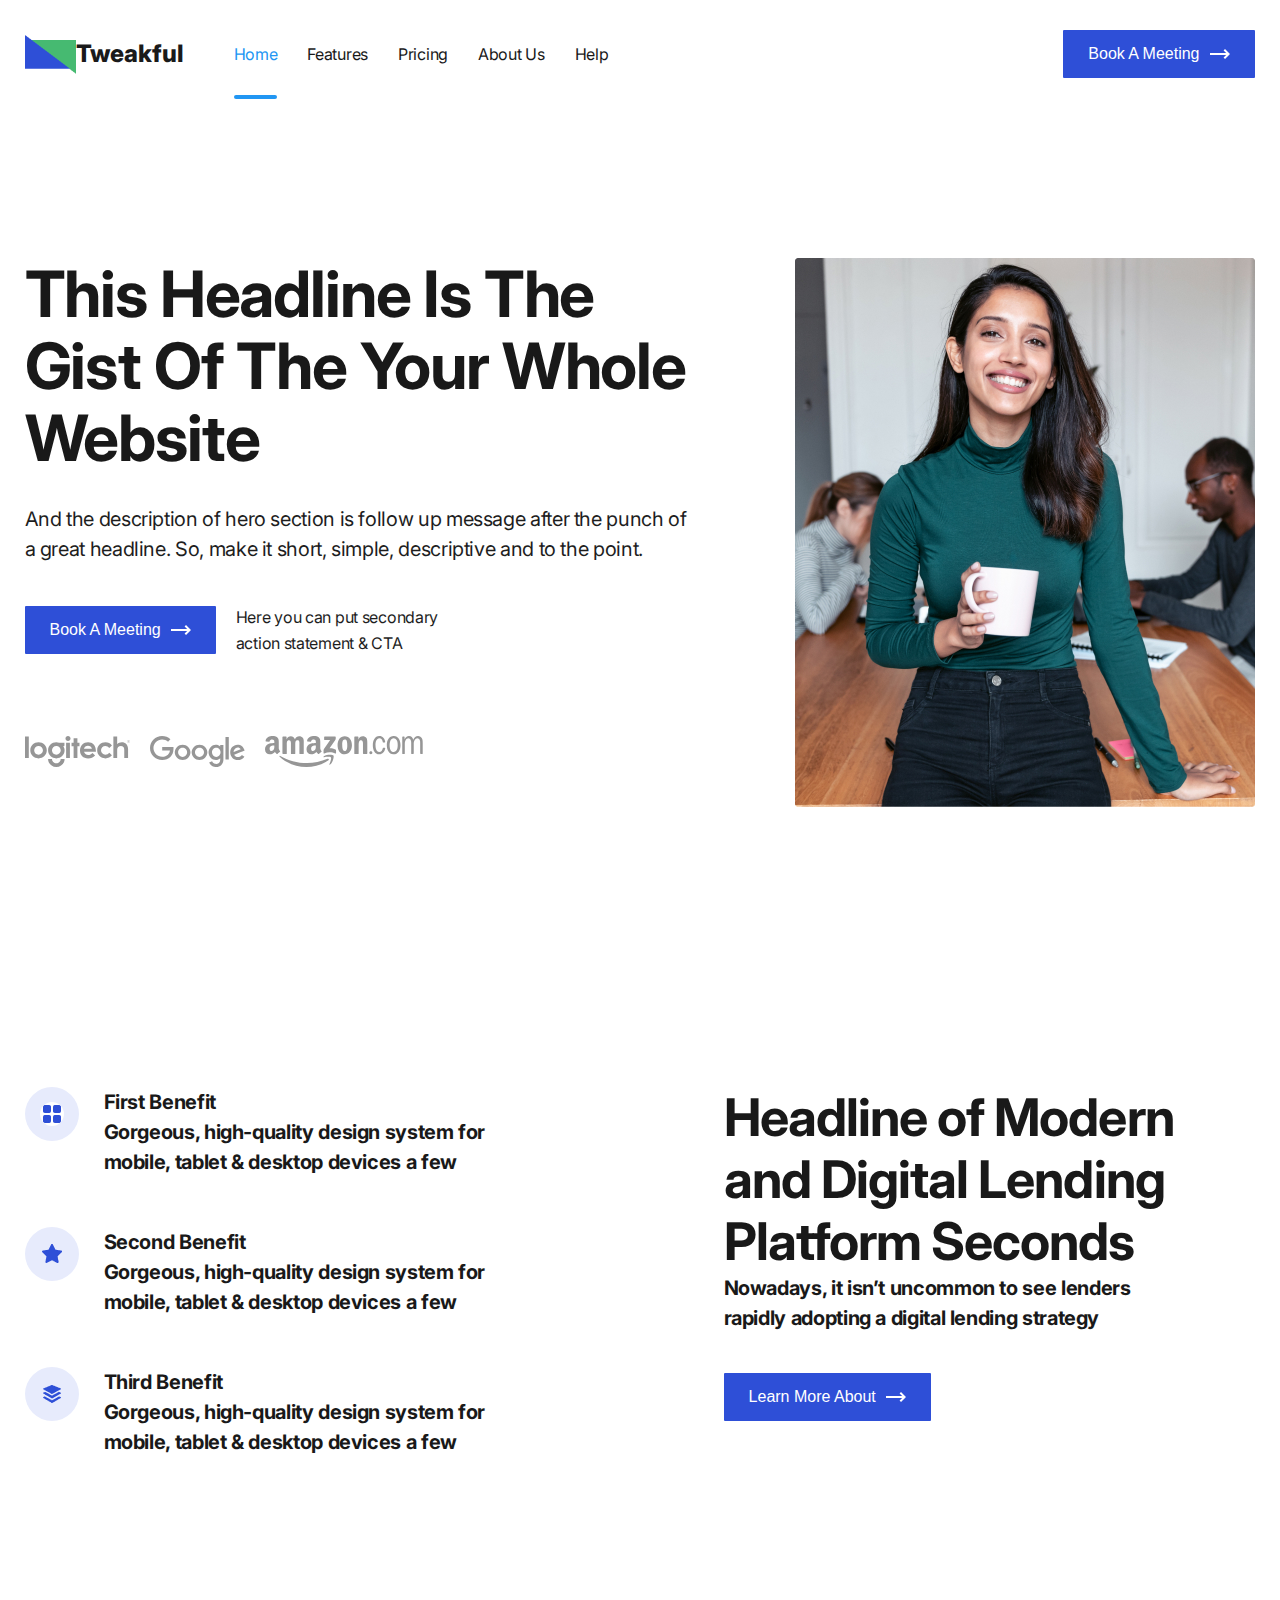
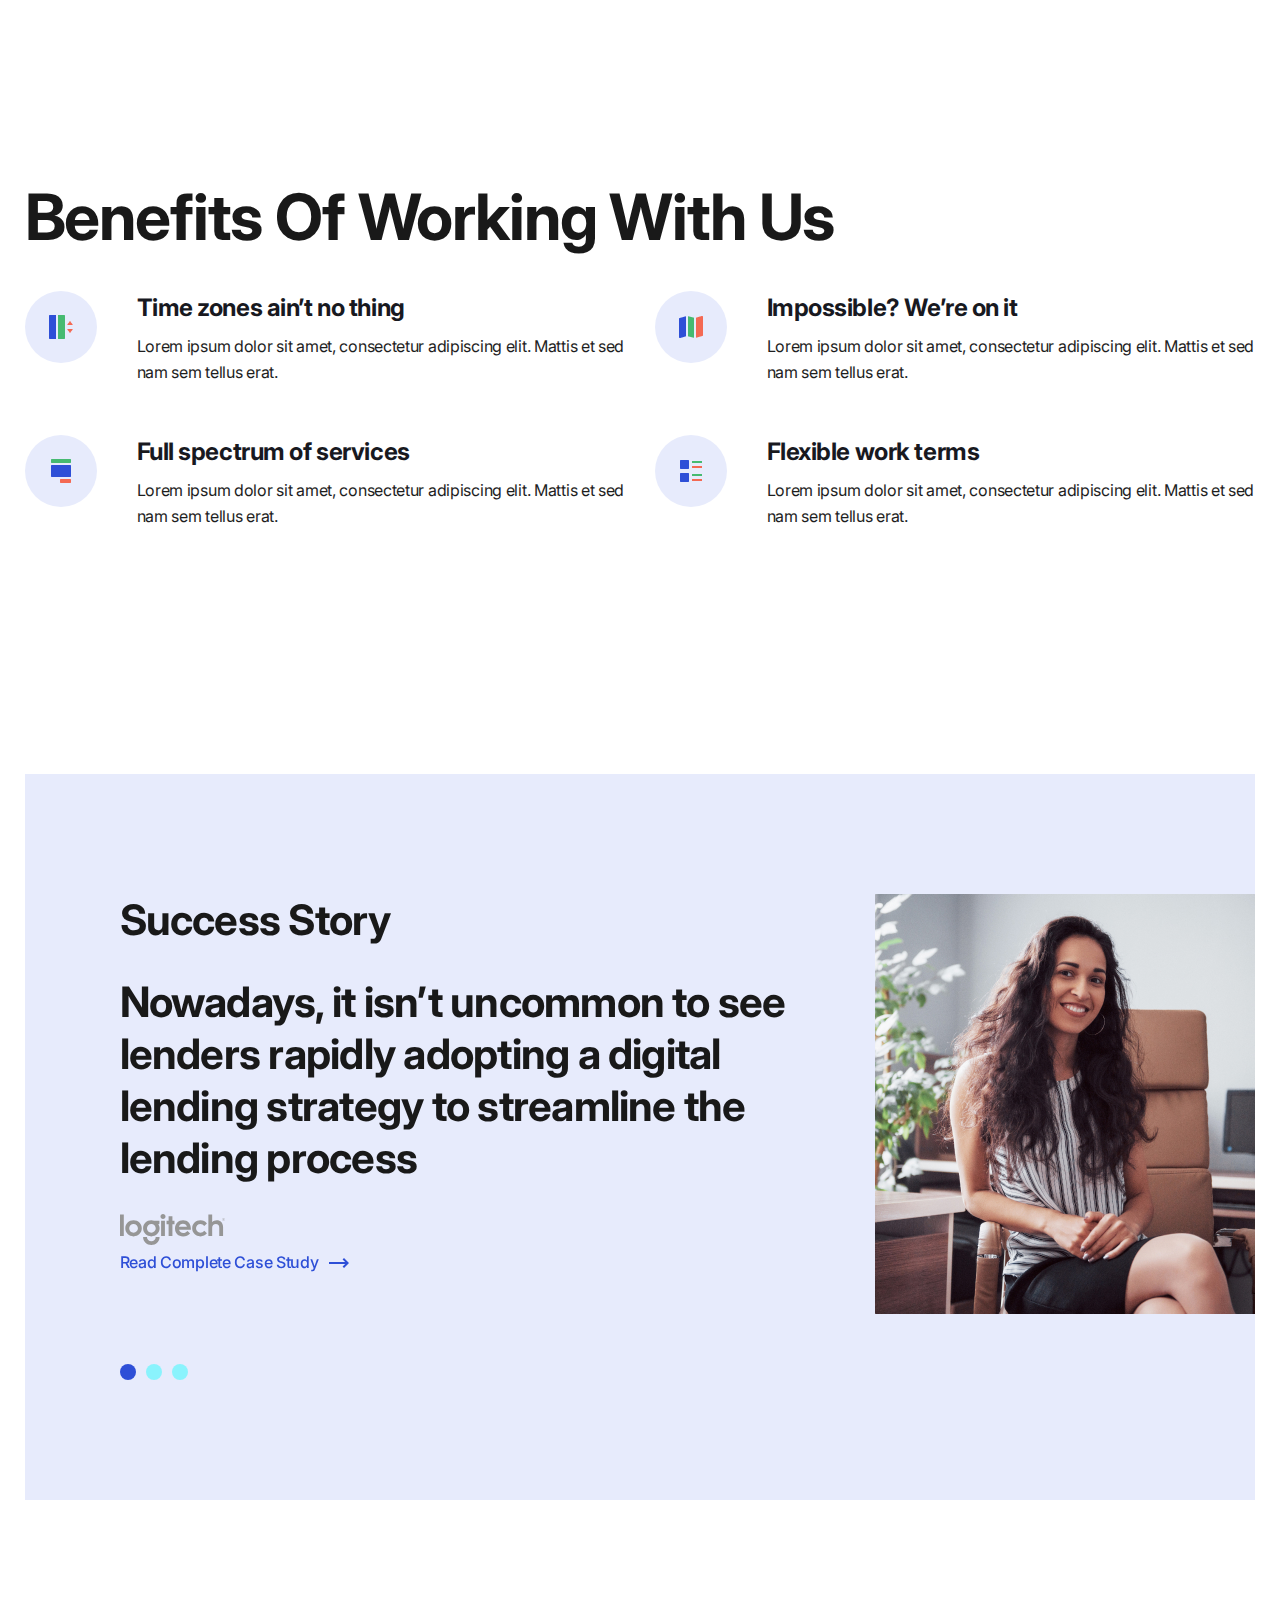
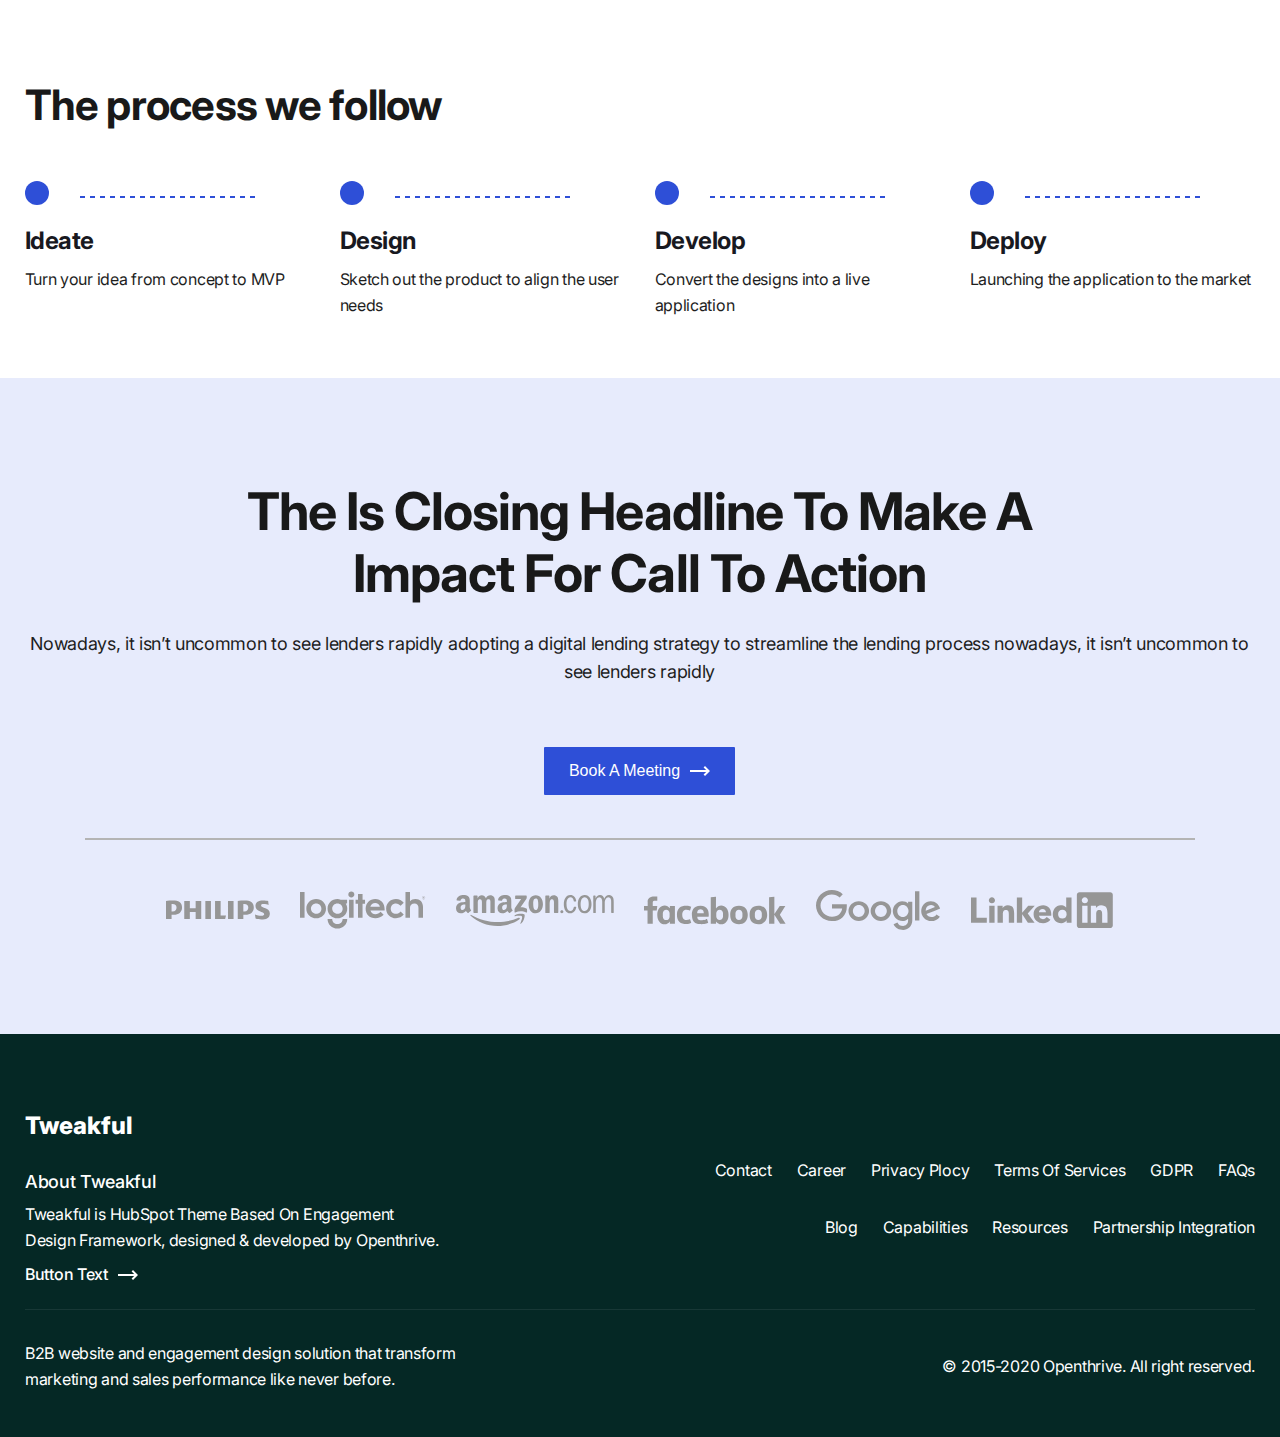
<file: styles/index.html>
<!DOCTYPE html>
<html lang="en">
<head>
    <meta charset="UTF-8">
    <meta name="viewport" content="width=device-width, initial-scale=1.0">
    <link rel="preconnect" href="https://fonts.googleapis.com">
<link rel="preconnect" href="https://fonts.gstatic.com" crossorigin>
<link href="https://fonts.googleapis.com/css2?family=Blinker&family=DM+Sans:opsz@9..40&family=Inter:wght@400;700;800&family=Merriweather:wght@900&family=Montserrat:wght@400;700&family=Open+Sans:wght@400;500;700;800&family=PT+Sans:ital,wght@0,400;0,700;1,400&family=Roboto:wght@400;700&family=Rubik:ital,wght@0,400;0,500;1,700&display=swap"
 rel="stylesheet">
 <link rel="stylesheet" href="https://cdn.jsdelivr.net/npm/swiper@11/swiper-bundle.min.css">
 <link rel="stylesheet" href="/components/main.css">
    <title>Tweakful</title>
</head>
<body>
   <div class="wrapper">
    <header class="header">
        <div class="header__container">
            <div class="header__content">
                <div class="header__logo">
                    <a class="logo-name" href="">
                        <img  class='logo-img' src="/img/1l/hlogo.png" alt="logo">Tweakful
                    </a>
                    <div class="list-menu">
                    <ul class="menu-list">
<li class="menu-item">
<a href="./index.html" class="home-active" >Home</a>
</li>
<li class="menu-item">
    <a href="./home2.html">Features</a>
    </li>
    <li class="menu-item">
        <a href="./service.html">Pricing</a>
        </li>
        <li class="menu-item">
            <a href="./servisall.html">About Us</a>
            </li>
            <li class="menu-item">
                <a href="./contact.html">Help</a>
                </li>
                    </ul></div></div>
                    <div class="menu-btn">
                        <button class="button header-btn" type="button">
Book A Meeting <svg class="header-svg" xmlns="http://www.w3.org/2000/svg" width="20" height="10" viewBox="0 0 20 10" fill="none">
    <path d="M16.17 6L13.59 8.59L15 10L20 5L15 0L13.59 1.41L16.17 4H0V6H16.17Z" fill="white"/>
    </svg>
                        </button>
                    </div>
            
        </div>
        </div>
    </header>
    <main class="page">
        <div class="main__container">
            <div class="main__content">
                <div class="main-box">
                    <h1 class="main-title">This headline is the gist of the Your whole Website </h1>
                    <p class="main-text">And the description of hero section is follow up message after the punch of a great headline.
                         So, make it short, simple, descriptive and to the point.</p>
                         <div class="menu-btn btn">
                            <button class="button" type="button">
    Book A Meeting <svg class="header-svg" xmlns="http://www.w3.org/2000/svg" width="20" height="10" viewBox="0 0 20 10" fill="none">
        <path d="M16.17 6L13.59 8.59L15 10L20 5L15 0L13.59 1.41L16.17 4H0V6H16.17Z" fill="white"/>
        </svg>
                            </button>
                            <p class="btn-text">Here you can put secondary<br> action statement & CTA</p>
                        </div>
                        <ul class="logo-list">
<li class="logo-item">
    <a href=""><svg class="svg-l" xmlns="http://www.w3.org/2000/svg" width="105" height="31" viewBox="0 0 105 31" fill="none">
        <path fill-rule="evenodd" clip-rule="evenodd" d="M52.4114 2.15343H48.6011V6.81313H46.5482V10.1755H48.6011V21.945H52.4114V10.1755H54.4954V6.81313H52.4114V2.15343ZM42.9771 0C41.5777 0 40.4764 1.09151 40.4764 2.50745C40.4764 3.89322 41.5777 4.98532 42.9771 4.98532C44.4351 4.98532 45.537 3.89322 45.537 2.50745C45.537 1.09151 44.4351 0 42.9771 0ZM103.543 6.46029C102.889 6.46029 102.382 5.95862 102.382 5.30916C102.382 4.68973 102.889 4.18806 103.543 4.18806C104.169 4.18806 104.674 4.68973 104.674 5.30916C104.674 5.95862 104.169 6.46029 103.543 6.46029ZM103.543 4.01201C102.8 4.01201 102.205 4.6017 102.205 5.30916C102.205 6.04664 102.8 6.63693 103.543 6.63693C104.258 6.63693 104.853 6.04664 104.853 5.30916C104.853 4.6017 104.258 4.01201 103.543 4.01201ZM58.9286 12.8018C59.4348 10.7961 60.9828 9.67505 62.9768 9.67505C64.9714 9.67505 66.4585 10.766 66.9354 12.8018H58.9286ZM63.0655 6.34149C58.4832 6.34149 55.0003 9.82284 55.0003 14.4535C55.0003 19.0251 58.1857 22.3878 63.1253 22.3878C65.8634 22.3878 68.3045 21.3853 70.0903 19.4967L67.5305 16.9904C66.2802 18.1706 64.9409 19.0251 63.2146 19.0251C61.1319 19.0251 59.5541 17.8449 59.0187 15.8695H70.8929V14.9552C70.8929 9.79266 67.6797 6.34149 63.0655 6.34149ZM96.7862 6.34149C94.9115 6.34149 93.3047 7.0488 92.1735 8.25911V0.413645H88.3633V21.945H92.1735V13.7159C92.1735 11.5336 93.5729 10.0285 95.8935 10.0285C98.0665 10.0285 99.2573 11.3557 99.2573 13.7159V21.945H103.067V13.0376C103.067 8.84954 100.417 6.34149 96.7862 6.34149ZM103.245 5.28016V4.80734H103.543C103.782 4.80734 103.871 4.8967 103.871 5.04434C103.871 5.19154 103.782 5.28016 103.543 5.28016H103.245ZM104.049 5.04434C104.049 4.7495 103.84 4.6307 103.543 4.6307H103.067V5.98747H103.245V5.4568H103.543L103.871 5.98747H104.078L103.722 5.42795C103.931 5.39718 104.049 5.28016 104.049 5.04434ZM80.3575 9.99948C81.9646 9.99948 83.2747 10.825 84.2866 11.9763L86.9352 9.3802C85.4475 7.52162 83.0957 6.34149 80.418 6.34149C75.8051 6.34149 72.1732 9.82284 72.1732 14.3642C72.1732 18.9069 75.8051 22.3878 80.418 22.3878C83.0957 22.3878 85.4475 21.2073 86.9352 19.3507L84.2866 16.7546C83.3044 17.8753 81.9646 18.7302 80.3284 18.7302C77.8872 18.7302 76.012 16.8428 76.012 14.3642C76.012 11.8863 77.8872 9.99948 80.3575 9.99948ZM41.1018 21.945H44.9121V6.81313H41.1018V21.945ZM13.542 18.7302C11.1009 18.7302 9.16585 16.8138 9.16585 14.3353C9.16585 11.8863 11.1009 9.99948 13.542 9.99948C16.0118 9.99948 17.9467 11.8863 17.9467 14.3642C17.9467 16.8428 16.0118 18.7302 13.542 18.7302ZM13.542 6.34149C8.92808 6.34149 5.29729 9.82284 5.29729 14.3642C5.29729 18.9069 8.92808 22.3878 13.542 22.3878C18.1548 22.3878 21.7855 18.9069 21.7855 14.3642C21.7855 9.82284 18.1548 6.34149 13.542 6.34149ZM0 21.945H3.81021V0.413645H0V21.945ZM31.3396 18.7302C28.8997 18.7302 26.9648 16.8138 26.9648 14.3353C26.9648 11.8863 28.8997 9.99948 31.3396 9.99948C33.8101 9.99948 35.745 11.8863 35.745 14.3642C35.745 16.8428 33.8101 18.7302 31.3396 18.7302ZM39.4353 9.82284V6.81313H34.0772C33.215 6.51947 32.2926 6.34149 31.3396 6.34149C26.7269 6.34149 23.0963 9.82284 23.0963 14.3642C23.0963 18.9069 26.7269 22.3878 31.3396 22.3878C35.9525 22.3878 39.5845 18.9069 39.5845 14.3642C39.5845 12.8306 39.167 11.3268 38.334 10.2057L39.4353 9.82284ZM31.3396 27.3136C28.8997 27.3136 26.9649 25.4263 26.9649 22.9781H23.0963C23.0963 27.5206 26.7269 31 31.3396 31C35.9525 31 39.5845 27.5206 39.5845 22.9781H35.7145C35.7145 25.4263 33.7795 27.3136 31.3396 27.3136Z" fill="#969696"/>
        </svg></a>
</li>
<li class="logo-item">
    <a href=""><svg class="svg-l" xmlns="http://www.w3.org/2000/svg" width="95" height="31" viewBox="0 0 95 31" fill="none">
        <path fill-rule="evenodd" clip-rule="evenodd" d="M23.5028 12.7794C23.5024 12.8018 23.5019 12.8296 23.5013 12.8472H23.504C23.504 12.7101 23.5036 12.7332 23.5028 12.7794ZM23.5012 12.8472C23.5006 12.8666 23.4999 12.8736 23.499 12.8472L23.4972 12.8472C23.4972 16.3365 22.3333 19.1255 20.3301 21.072C18.3281 23.0168 15.5315 24.0756 12.26 24.1102C12.1718 24.1111 12.1233 24.112 12.1 24.1127C12.0733 24.1136 12.0803 24.1143 12.1 24.1149C12.1184 24.1155 12.1478 24.116 12.1714 24.1164H12.1715C12.2197 24.1172 12.2437 24.1176 12.1 24.1176C8.75191 24.1176 5.73008 22.7671 3.54137 20.5836C1.35039 18.3979 0 15.3812 0 12.0548C0 8.72836 1.35016 5.71438 3.54046 3.53111C5.7294 1.34897 8.75168 0 12.1 0C13.6758 0 15.1832 0.299171 16.5676 0.843076C17.9993 1.40588 19.3015 2.23568 20.4126 3.27198L18.0487 5.76634C17.2614 5.03191 16.3299 4.44054 15.2979 4.03498C14.3098 3.64651 13.2311 3.43304 12.1 3.43304C9.70103 3.43304 7.54245 4.39263 5.9852 5.94495C4.42184 7.50356 3.45821 9.66343 3.45821 12.0548C3.45821 14.447 4.42206 16.6094 5.98634 18.1698C7.54381 19.7234 9.70194 20.6846 12.1 20.6846C12.3669 20.6846 12.2348 20.688 12.1578 20.69C12.104 20.6914 12.0771 20.6921 12.2328 20.6905C14.5889 20.6655 16.5567 19.9479 17.9121 18.6311C18.97 17.6034 19.6814 16.1838 19.942 14.4142H12.1952V10.9811H21.7741H23.4777L23.4963 12.6844C23.4972 12.7744 23.4981 12.8238 23.499 12.8472L23.5012 12.8472ZM32.6114 11.7235C33.8531 11.7235 34.976 12.238 35.7876 13.0696C36.6003 13.9025 37.1031 15.0592 37.1031 16.3422C37.1031 17.6253 36.6003 18.7821 35.7876 19.6149C34.976 20.4465 33.8531 20.9609 32.6114 20.9609C31.3696 20.9609 30.2467 20.4465 29.4351 19.6149C28.6224 18.7821 28.1196 17.6253 28.1196 16.3422C28.1196 15.0592 28.6224 13.9025 29.4351 13.0696C30.2467 12.238 31.3696 11.7235 32.6114 11.7235ZM38.1621 10.8998C36.7404 9.50134 34.7778 8.63622 32.6115 8.63622C30.4452 8.63622 28.4824 9.50134 27.0606 10.8998C25.64 12.2971 24.7613 14.2217 24.7613 16.3422C24.7613 18.4627 25.64 20.3873 27.0606 21.7846C28.4824 23.1833 30.4452 24.0482 32.6115 24.0482C34.7778 24.0482 36.7404 23.1833 38.1621 21.7846C39.583 20.3873 40.4616 18.4627 40.4616 16.3422C40.4616 14.2217 39.583 12.2971 38.1621 10.8998ZM52.6713 13.0696C51.8597 12.238 50.7368 11.7235 49.4951 11.7235C48.2533 11.7235 47.1304 12.238 46.3188 13.0696C45.5063 13.9025 45.0035 15.0592 45.0035 16.3422C45.0035 17.6253 45.5063 18.7821 46.3188 19.6149C47.1304 20.4465 48.2533 20.9609 49.4951 20.9609C50.7368 20.9609 51.8597 20.4465 52.6713 19.6149C53.484 18.7821 53.9868 17.6253 53.9868 16.3422C53.9868 15.0592 53.484 13.9025 52.6713 13.0696ZM49.4952 8.63622C51.6615 8.63622 53.6241 9.50134 55.0461 10.8998C56.4667 12.2971 57.3454 14.2217 57.3454 16.3422C57.3454 18.4627 56.4667 20.3873 55.0461 21.7846C53.6241 23.1833 51.6615 24.0482 49.4952 24.0482C47.3289 24.0482 45.3663 23.1833 43.9444 21.7846C42.5237 20.3873 41.6449 18.4627 41.6449 16.3422C41.6449 14.2217 42.5237 12.2971 43.9444 10.8998C45.3663 9.50134 47.3289 8.63622 49.4952 8.63622ZM66.2446 11.7235C67.4273 11.7235 68.497 12.238 69.27 13.0696C70.0443 13.9025 70.523 15.0592 70.523 16.3422C70.523 17.6253 70.0443 18.7821 69.27 19.6149C68.497 20.4465 67.4273 21.0457 66.2446 21.0457C63.7269 21.0457 61.9662 18.9351 61.9662 16.3422C61.9662 15.0592 62.4449 13.9025 63.2191 13.0696C63.9922 12.238 65.0616 11.7235 66.2446 11.7235ZM70.1981 10.4121C69.0462 9.30317 67.7645 8.63622 65.651 8.63622C62.1117 8.63622 58.5485 12.0591 58.5485 16.3422C58.5485 18.4627 59.3436 20.3873 60.629 21.7846C61.9155 23.1833 64.0197 24.0482 65.9795 24.0482C67.7024 24.0482 69.0285 23.3799 70.1981 22.2685V23.9555C70.1981 26.4551 68.1309 27.9721 66.483 27.9721C64.157 27.9721 62.9133 27.0289 62.0799 25.1983L59.1365 26.5154C59.838 28.0564 60.8605 29.1505 62.0591 29.8829C63.4063 30.7062 64.9477 31 66.483 31C68.1642 31 69.8623 30.2957 71.1264 29.1798C72.4387 28.0213 73.4078 25.8005 73.4078 23.7529V9.0708H70.1981V10.4121ZM75.4828 23.6067H78.7969V0.992074H75.4828V23.6067ZM91.8282 18.9188C90.0858 21.8015 85.4888 21.7675 84.1842 18.6818C86.1923 17.8789 88.1949 17.0665 90.1974 16.2541C91.6865 15.65 93.1754 15.0459 94.6665 14.4459C93.5098 11.4864 91.9272 9.78357 89.9775 9.08063C86.9756 7.99822 84.0655 9.0073 82.1788 10.992C79.8664 13.4249 79.1522 18.5569 82.4894 21.9016C83.8552 23.2703 85.6828 24.1152 87.9537 24.1127C90.5041 24.0988 92.8455 23.0038 94.4528 20.6653L91.8282 18.9188ZM90.715 13.2513L83.6568 16.0734C83.553 14.5892 84.3564 13.276 85.2738 12.5067C87.6592 10.891 89.4691 11.6609 90.715 13.2513Z" fill="#969696"/>
        </svg></a>
</li>
<li class="logo-item">
    <a href=""><svg class="svg-l" xmlns="http://www.w3.org/2000/svg" width="158" height="31" viewBox="0 0 158 31" fill="none">
        <path fill-rule="evenodd" clip-rule="evenodd" d="M11.7749 18.0031C12.0109 18.1306 12.3133 18.1179 12.5231 17.9291L12.5306 17.9359C13.1624 17.3704 14.3121 16.3664 14.9586 15.8214C15.2165 15.6098 15.1709 15.2653 14.9691 14.9756C14.9074 14.8899 14.8452 14.806 14.7835 14.7225C14.2658 14.0227 13.7741 13.358 13.7741 12.0251V7.06473C13.7741 6.89399 13.7751 6.7244 13.776 6.55611C13.787 4.65225 13.797 2.91534 12.3819 1.58543C11.1672 0.413511 9.15291 0 7.6124 0C4.59926 0 1.23665 1.13111 0.531582 4.8751C0.456514 5.27272 0.744933 5.48183 1.00426 5.54033L4.07307 5.87439C4.36041 5.85995 4.56837 5.57609 4.62333 5.28934C4.8866 3.99969 5.9609 3.37743 7.16845 3.37743C7.81964 3.37743 8.56062 3.61868 8.94566 4.20445C9.34358 4.79086 9.3373 5.57077 9.33165 6.27177C9.33099 6.35348 9.33034 6.43412 9.33034 6.51326V6.92677C9.04543 6.95888 8.74697 6.98932 8.43959 7.02067C6.76603 7.19135 4.8283 7.38898 3.37662 8.02971C1.39217 8.8914 0 10.6487 0 13.2334C0 16.5415 2.07317 18.1956 4.73934 18.1956C6.99066 18.1956 8.22192 17.6615 9.95962 15.8814C10.0476 16.0094 10.1266 16.1273 10.2009 16.2384C10.6125 16.8532 10.8839 17.2586 11.7749 18.0031ZM9.33047 10.3289C9.33041 10.2751 9.33035 10.2209 9.33035 10.1662V9.47718C7.04024 9.47718 4.62083 9.9705 4.62083 12.682C4.62083 14.0601 5.332 14.9908 6.54637 14.9908C7.43498 14.9908 8.23486 14.4397 8.73807 13.5437C9.33277 12.4893 9.33172 11.498 9.33047 10.3289ZM54.0328 17.9291C53.8231 18.1179 53.521 18.1306 53.2847 18.0031C52.3932 17.258 52.1219 16.8526 51.71 16.2369L51.7098 16.2367C51.6358 16.1261 51.5572 16.0087 51.4697 15.8814C49.7313 17.6615 48.5001 18.1956 46.2491 18.1956C43.5833 18.1956 41.5094 16.5415 41.5094 13.2334C41.5094 10.6487 42.9016 8.8914 44.8864 8.02971C46.3378 7.38897 48.2758 7.19134 49.9497 7.02065C50.2571 6.98931 50.5555 6.95887 50.8405 6.92677V6.51326C50.8405 6.43449 50.8411 6.35424 50.8418 6.27293C50.8473 5.57162 50.8536 4.79118 50.4554 4.20445C50.07 3.61868 49.3298 3.37743 48.6779 3.37743C47.4703 3.37743 46.3967 3.99969 46.1327 5.28934C46.0781 5.57609 45.8698 5.85995 45.5828 5.87439L42.5137 5.54033C42.2547 5.48183 41.9666 5.27272 42.0413 4.8751C42.7468 1.13111 46.109 0 49.1225 0C50.6627 0 52.6769 0.413511 53.8913 1.58543C55.3065 2.91513 55.2964 4.65169 55.2854 6.55518V6.55522C55.2845 6.7238 55.2835 6.89369 55.2835 7.06473V12.0251C55.2835 13.357 55.7751 14.0217 56.2922 14.721L56.2924 14.7212C56.3544 14.8051 56.4168 14.8895 56.4788 14.9756C56.681 15.2653 56.7267 15.6098 56.4684 15.8214C55.8215 16.3664 54.6725 17.3704 54.04 17.9359L54.0328 17.9291ZM50.8404 10.1662L50.8405 10.3271C50.8418 11.4969 50.8428 12.4888 50.2478 13.5437C49.7442 14.4397 48.9447 14.9908 48.0557 14.9908C46.8413 14.9908 46.1305 14.0601 46.1305 12.682C46.1305 9.9705 48.5496 9.47718 50.8404 9.47718V10.1662ZM137.25 17.3866C137.25 17.7066 137.512 17.9641 137.841 17.9742H139.226C139.543 17.9536 139.794 17.7005 139.794 17.3873L139.795 7.96831C139.795 6.52409 139.943 5.11418 140.711 3.97946C141.308 3.08563 142.317 2.31928 143.314 2.2633C144.275 2.31422 145.193 2.95562 145.703 3.94479C146.147 4.80468 146.206 5.9394 146.206 6.90221L146.212 17.3866C146.212 17.7066 146.475 17.9641 146.804 17.9742H148.187C148.477 17.9551 148.711 17.7434 148.751 17.4726V8.55265L148.751 8.38986C148.75 6.81777 148.749 5.58319 149.578 4.21999C150.234 3.12499 151.248 2.31856 152.354 2.2633C153.344 2.3135 154.264 2.99137 154.747 4.08239C155.173 5.04253 155.168 6.14211 155.162 7.20516V7.20649V7.20782V7.20914C155.162 7.32512 155.161 7.44065 155.161 7.55552V17.4668C155.201 17.7492 155.447 17.9648 155.746 17.9742H157.137C157.455 17.9536 157.706 17.7005 157.706 17.3873L157.706 7.55552L157.706 7.37638C157.707 5.79871 157.709 3.96077 156.997 2.56955C156.228 1.05671 154.75 0.0595911 153.214 0.0595911L153.087 0.0613969L152.974 0.0595911C150.8 0.0595911 149.151 1.61938 148.277 3.81623C147.715 1.59121 146.204 0.0595911 144.14 0.0595911L144.022 0.0613969L143.901 0.0595911C141.954 0.0595911 140.414 1.53884 139.588 3.42691V1.04407C139.562 0.741072 139.299 0.505967 138.979 0.505967L137.817 0.506328C137.514 0.52583 137.273 0.755518 137.25 1.04371V17.3866ZM18.0048 17.9699H21.171C21.5086 17.9699 21.7823 17.708 21.7819 17.3816L21.783 8.72022L21.7828 8.51474C21.7797 6.64538 21.7757 4.21565 23.9704 4.21565C25.9889 4.21565 25.9549 6.38147 25.9272 8.14299V8.14314V8.14328V8.14342V8.14357V8.14371V8.14385V8.14399V8.14413C25.9241 8.34252 25.9211 8.53577 25.9211 8.72022L25.9243 17.383C25.9243 17.6961 26.175 17.9493 26.4929 17.9699H29.6554C29.9927 17.9699 30.2664 17.708 30.2664 17.3816V8.72022L30.2663 8.61704L30.2661 8.50346C30.2639 7.58787 30.261 6.35438 30.5616 5.59125C30.8867 4.76567 31.6852 4.24996 32.4534 4.24996C33.3697 4.24996 34.0791 4.55946 34.3154 5.65987C34.435 6.18771 34.4192 7.41149 34.4088 8.22473V8.22489V8.22504V8.2252V8.22535V8.22551V8.22567V8.22582V8.22597C34.4063 8.41877 34.4041 8.58844 34.4041 8.72022L34.4048 17.383C34.4048 17.6961 34.6555 17.9493 34.9734 17.9699H38.1363C38.4732 17.9699 38.7469 17.708 38.7469 17.3816L38.7494 7.06978C38.7494 6.81691 38.7537 6.55902 38.7581 6.29871L38.7581 6.29828C38.7838 4.75341 38.811 3.12304 37.951 1.94621C37.0642 0.708205 35.616 0.158181 34.2859 0.158181C32.4236 0.158181 30.6798 1.12099 29.9115 3.18422C29.0247 1.12099 27.7831 0.158181 25.8029 0.158181C23.8522 0.158181 22.404 1.12099 21.6354 3.18422H21.5761V1.05057C21.5567 0.752626 21.3089 0.517881 21.0004 0.501991L18.0515 0.502713C17.7139 0.502713 17.4405 0.764183 17.4405 1.09102L17.4384 17.4318C17.4625 17.7221 17.7035 17.95 18.0048 17.9699ZM59.1374 3.3861V1.05129C59.1388 0.695926 59.4053 0.459014 59.7261 0.459737L70.1343 0.458653C70.4669 0.458653 70.7341 0.702065 70.7348 1.0484L70.7341 3.05095C70.7316 3.38682 70.4504 3.82525 69.9504 4.52082L64.5591 12.2605C66.5605 12.2136 68.6775 12.5144 70.496 13.5422C70.9058 13.7737 71.0157 14.1172 71.048 14.4538V16.9449C71.048 17.2884 70.6745 17.6856 70.2819 17.4791C67.078 15.7918 62.8268 15.6069 59.2846 17.4993C58.9226 17.6932 58.5436 17.3018 58.5436 16.9583V14.5899C58.5436 14.2111 58.5508 13.5628 58.9308 12.985L65.1773 3.97476L59.7386 3.97404C59.4064 3.97404 59.1395 3.73569 59.1374 3.3861ZM59.013 21.1694C60.934 20.9384 65.1852 20.4271 65.9446 21.4044C66.7048 22.3827 65.101 26.4114 64.3829 28.215L64.3814 28.2188C64.1641 28.7641 64.6303 28.9841 65.121 28.5713C68.3101 25.8891 69.134 20.2686 68.4807 19.4567C67.8327 18.6528 62.2576 17.9587 58.8551 20.3617C58.3318 20.7312 58.422 21.2408 59.0024 21.1707L59.013 21.1694ZM41.4878 31C48.9084 31 57.5265 28.654 63.4705 24.2433C64.4543 23.5135 63.6117 22.4185 62.6067 22.8475C55.9429 25.6894 48.7005 27.0642 42.1121 27.0642C32.3453 27.0642 22.8893 24.3697 15.2428 19.8955C14.574 19.504 14.0776 20.1945 14.634 20.6994C21.722 27.1347 31.0871 31 41.4878 31ZM79.724 3.49336C77.3886 3.49336 77.241 6.6913 77.241 8.68555L77.241 8.75491C77.2407 10.7772 77.24 14.9442 79.6946 14.9442C82.1481 14.9442 82.2659 11.5054 82.2659 9.40784C82.2659 8.0326 82.207 6.3818 81.7932 5.07518C81.438 3.94046 80.7286 3.49336 79.724 3.49336ZM79.6945 0.158181C84.3944 0.158181 86.9359 4.21565 86.9359 9.37353C86.9359 14.3591 84.1286 18.314 79.6945 18.314C75.0834 18.314 72.571 14.2562 72.571 9.20162C72.571 4.11236 75.1129 0.158181 79.6945 0.158181ZM89.8761 17.9699H93.0307C93.368 17.9699 93.6417 17.708 93.6474 17.3816V8.58262C93.6474 7.48221 93.7071 6.48509 94.1503 5.48796C94.5044 4.69706 95.2138 4.18134 95.9824 4.18134C97.9999 4.18134 97.9806 6.40438 97.9655 8.15263L97.9654 8.1549C97.9642 8.30134 97.9629 8.44445 97.9629 8.58262V17.4549C97.9974 17.7344 98.2338 17.9507 98.5268 17.9699H101.701C102.014 17.9699 102.272 17.7449 102.308 17.4549V7.17271C102.308 5.59125 102.308 3.39043 101.48 2.08381C100.594 0.673896 99.2039 0.158181 97.7855 0.158181C95.5981 0.158181 94.3572 1.22392 93.4704 3.45905H93.4107V0.959562C93.3525 0.706038 93.1245 0.516076 92.8483 0.501991L89.9109 0.502713C89.592 0.502713 89.3294 0.737458 89.3028 1.03613L89.3079 17.383C89.3079 17.6961 89.5589 17.9493 89.8761 17.9699ZM104.293 16.6734C104.293 15.851 104.991 15.1844 105.852 15.1844C106.713 15.1844 107.41 15.851 107.41 16.6734C107.41 17.4953 106.713 18.1616 105.852 18.1616C104.991 18.1616 104.293 17.4953 104.293 16.6734ZM128.63 16.0807C130.108 16.0323 131.274 15.1118 131.964 13.5729C132.584 12.1977 132.703 10.6159 132.703 9.10303C132.703 7.45223 132.525 5.73318 131.757 4.32327C131.069 3.08996 129.882 2.30916 128.625 2.26221C127.225 2.31386 125.978 3.26511 125.346 4.7357C124.785 6.00801 124.607 7.69312 124.607 9.10303C124.607 10.6845 124.814 12.5068 125.465 13.8824C126.096 15.1854 127.314 16.0341 128.63 16.0807ZM128.299 18.3184C123.806 18.3184 121.797 13.7105 121.797 9.10303C121.797 4.25429 124.161 0.0595911 128.683 0.0595911L128.8 0.0606746L128.922 0.0595911C133.327 0.0595911 135.514 4.52949 135.514 9.13698C135.514 14.02 133.09 18.3184 128.538 18.3184L128.422 18.3169L128.299 18.3184ZM117.774 12.2168C117.335 14.3237 116.276 15.9489 114.259 16.0125C111.224 15.9117 110.504 11.8528 110.504 9.06836C110.504 6.18389 111.367 2.42834 114.402 2.33083C116.308 2.39403 117.451 3.9856 117.788 5.98743C117.832 6.26912 118.024 6.52301 118.314 6.56454L119.712 6.58115C120.003 6.54721 120.252 6.31427 120.252 6.04521C119.772 2.4594 117.561 0.0595911 114.464 0.0595911L114.343 0.0606746L114.225 0.0595911C109.762 0.0595911 107.811 4.70139 107.811 9.24027C107.811 13.8138 109.732 18.3184 114.196 18.3184L114.311 18.3169L114.435 18.3184C117.501 18.3184 119.653 15.8835 120.269 12.2999C120.292 12.0048 120.003 11.7629 119.689 11.7463L118.355 11.752C118.061 11.752 117.86 11.9543 117.774 12.2168Z" fill="#969696"/>
        </svg></a>
</li>
                        </ul>
                </div>
                <div class="main-foto">
                    <img class="foto-main" src="/img/1l/mimage.jpg" alt="girls foto">
                </div>
            </div>
        </div>
        <section class="headline">
<div class="headline__container">
    <div class="headline__content">
        <ul class="headline-list">
<li class="headline-item">
    <div class="headline-img">
        <img src="/img/1l/3logo1.jpg" alt="logo">
    </div>
    <div class="headline-box">
        <div class="headline-label">First Benefit</div>
        <p class="headline-text">Gorgeous, high-quality design system for mobile, tablet & desktop devices a few </p>
    </div>
</li>
<li class="headline-item">
    <div class="headline-img">
        <img src="/img/1l/3logo2.png" alt="logo">
    </div>
    <div class="headline-box">
        <div class="headline-label">Second Benefit</div>
        <p class="headline-text">Gorgeous, high-quality design system for mobile, tablet & desktop devices a few </p>
    </div>
</li>
<li class="headline-item">
    <div class="headline-img">
        <img src="/img/1l/3logo3.png" alt="logo">
    </div>
    <div class="headline-box">
        <div class="headline-label">Third Benefit</div>
        <p class="headline-text">Gorgeous, high-quality design system for mobile, tablet & desktop devices a few </p>
    </div>
</li>
        </ul>
<div class="headline-box">
        <h2 class=" headline-title">Headline of Modern<br> and Digital Lending Platform Seconds</h2>
        <p class=" main-text headline-text text-headline">Nowadays, it isn’t uncommon to see lenders <br> rapidly adopting a digital lending strategy</p>
             <div class="menu-btn btn">
                <button class="button" type="button">
                    Learn More About<svg class="header-svg" xmlns="http://www.w3.org/2000/svg" width="20" height="10" viewBox="0 0 20 10" fill="none">
<path d="M16.17 6L13.59 8.59L15 10L20 5L15 0L13.59 1.41L16.17 4H0V6H16.17Z" fill="white"/>
</svg>
                </button>
    </div>
</div>
        </section>
        <section class="work">
<div class="work__container">
    <div class="work__content">
        <h2 class=" main-title work-title">Benefits of working with us</h2>
        <ul class="work-list">
<li class="work-item">
    <div class="work-img">
        <img src="/img/1l/4logo1.png" alt="logo">
    </div>
    <div class="work-box">
        <div class="work-label">Time zones ain’t no thing</div>
        <p class="work-text">Lorem ipsum dolor sit amet, consectetur adipiscing elit. Mattis et sed nam sem tellus erat.</p>
    </div>
</li>
<li class="work-item">
    <div class="work-img">
        <img src="/img/1l/4logo2.png" alt="logo">
    </div>
    <div class="work-box">
        <div class="work-label">Impossible? We’re on it</div>
        <p class="work-text">Lorem ipsum dolor sit amet, consectetur adipiscing elit. Mattis et sed nam sem tellus erat.</p>
    </div>
</li>
<li class="work-item">
    <div class="work-img">
        <img src="/img/1l/4logo3.png" alt="logo">
    </div>
    <div class="work-box">
        <div class="work-label">Full spectrum of services</div>
        <p class="work-text">Lorem ipsum dolor sit amet, consectetur adipiscing elit. Mattis et sed nam sem tellus erat.</p>
    </div>
</li>
<li class="work-item">
    <div class="work-img">
        <img src="/img/1l/4logo4.png" alt="logo">
    </div>
    <div class="work-box">
        <div class="work-label">Flexible work terms</div>
        <p class="work-text">Lorem ipsum dolor sit amet, consectetur adipiscing elit. Mattis et sed nam sem tellus erat.</p>
    </div>
</li>
        </ul>
    </div>
</div>
        </section>
        <section class="swiper">
<div class="swiper__container">
    <div class="swip__content">
        <div class="slaider swiper">
            <ul class="slaider-list swiper-wrapper">
                <li class="slaider-item swiper-slide">
       <div class="swip-box">
        <h2 class="swip-title">Success Story</h2>
       <p class="swip-text">Nowadays, it isn’t uncommon to see lenders rapidly adopting a digital lending strategy to streamline the lending process</p>
       <ul class="logos">
      <li class="logos-item"><a class="swiper-logo" href=""><svg class="svg-l" xmlns="http://www.w3.org/2000/svg" width="105" height="31" viewBox="0 0 105 31" fill="none">
            <path fill-rule="evenodd" clip-rule="evenodd" d="M52.4114 2.15343H48.6011V6.81313H46.5482V10.1755H48.6011V21.945H52.4114V10.1755H54.4954V6.81313H52.4114V2.15343ZM42.9771 0C41.5777 0 40.4764 1.09151 40.4764 2.50745C40.4764 3.89322 41.5777 4.98532 42.9771 4.98532C44.4351 4.98532 45.537 3.89322 45.537 2.50745C45.537 1.09151 44.4351 0 42.9771 0ZM103.543 6.46029C102.889 6.46029 102.382 5.95862 102.382 5.30916C102.382 4.68973 102.889 4.18806 103.543 4.18806C104.169 4.18806 104.674 4.68973 104.674 5.30916C104.674 5.95862 104.169 6.46029 103.543 6.46029ZM103.543 4.01201C102.8 4.01201 102.205 4.6017 102.205 5.30916C102.205 6.04664 102.8 6.63693 103.543 6.63693C104.258 6.63693 104.853 6.04664 104.853 5.30916C104.853 4.6017 104.258 4.01201 103.543 4.01201ZM58.9286 12.8018C59.4348 10.7961 60.9828 9.67505 62.9768 9.67505C64.9714 9.67505 66.4585 10.766 66.9354 12.8018H58.9286ZM63.0655 6.34149C58.4832 6.34149 55.0003 9.82284 55.0003 14.4535C55.0003 19.0251 58.1857 22.3878 63.1253 22.3878C65.8634 22.3878 68.3045 21.3853 70.0903 19.4967L67.5305 16.9904C66.2802 18.1706 64.9409 19.0251 63.2146 19.0251C61.1319 19.0251 59.5541 17.8449 59.0187 15.8695H70.8929V14.9552C70.8929 9.79266 67.6797 6.34149 63.0655 6.34149ZM96.7862 6.34149C94.9115 6.34149 93.3047 7.0488 92.1735 8.25911V0.413645H88.3633V21.945H92.1735V13.7159C92.1735 11.5336 93.5729 10.0285 95.8935 10.0285C98.0665 10.0285 99.2573 11.3557 99.2573 13.7159V21.945H103.067V13.0376C103.067 8.84954 100.417 6.34149 96.7862 6.34149ZM103.245 5.28016V4.80734H103.543C103.782 4.80734 103.871 4.8967 103.871 5.04434C103.871 5.19154 103.782 5.28016 103.543 5.28016H103.245ZM104.049 5.04434C104.049 4.7495 103.84 4.6307 103.543 4.6307H103.067V5.98747H103.245V5.4568H103.543L103.871 5.98747H104.078L103.722 5.42795C103.931 5.39718 104.049 5.28016 104.049 5.04434ZM80.3575 9.99948C81.9646 9.99948 83.2747 10.825 84.2866 11.9763L86.9352 9.3802C85.4475 7.52162 83.0957 6.34149 80.418 6.34149C75.8051 6.34149 72.1732 9.82284 72.1732 14.3642C72.1732 18.9069 75.8051 22.3878 80.418 22.3878C83.0957 22.3878 85.4475 21.2073 86.9352 19.3507L84.2866 16.7546C83.3044 17.8753 81.9646 18.7302 80.3284 18.7302C77.8872 18.7302 76.012 16.8428 76.012 14.3642C76.012 11.8863 77.8872 9.99948 80.3575 9.99948ZM41.1018 21.945H44.9121V6.81313H41.1018V21.945ZM13.542 18.7302C11.1009 18.7302 9.16585 16.8138 9.16585 14.3353C9.16585 11.8863 11.1009 9.99948 13.542 9.99948C16.0118 9.99948 17.9467 11.8863 17.9467 14.3642C17.9467 16.8428 16.0118 18.7302 13.542 18.7302ZM13.542 6.34149C8.92808 6.34149 5.29729 9.82284 5.29729 14.3642C5.29729 18.9069 8.92808 22.3878 13.542 22.3878C18.1548 22.3878 21.7855 18.9069 21.7855 14.3642C21.7855 9.82284 18.1548 6.34149 13.542 6.34149ZM0 21.945H3.81021V0.413645H0V21.945ZM31.3396 18.7302C28.8997 18.7302 26.9648 16.8138 26.9648 14.3353C26.9648 11.8863 28.8997 9.99948 31.3396 9.99948C33.8101 9.99948 35.745 11.8863 35.745 14.3642C35.745 16.8428 33.8101 18.7302 31.3396 18.7302ZM39.4353 9.82284V6.81313H34.0772C33.215 6.51947 32.2926 6.34149 31.3396 6.34149C26.7269 6.34149 23.0963 9.82284 23.0963 14.3642C23.0963 18.9069 26.7269 22.3878 31.3396 22.3878C35.9525 22.3878 39.5845 18.9069 39.5845 14.3642C39.5845 12.8306 39.167 11.3268 38.334 10.2057L39.4353 9.82284ZM31.3396 27.3136C28.8997 27.3136 26.9649 25.4263 26.9649 22.9781H23.0963C23.0963 27.5206 26.7269 31 31.3396 31C35.9525 31 39.5845 27.5206 39.5845 22.9781H35.7145C35.7145 25.4263 33.7795 27.3136 31.3396 27.3136Z" fill="#969696"/>
            </svg></a></li>
           <li class="logos-item"><a class="swiper-btn" href="">
                Read Complete Case Study<svg class="header-svg" xmlns="http://www.w3.org/2000/svg" width="20" height="10" viewBox="0 0 20 10" fill="none">
                    <path d="M16.17 6L13.59 8.59L15 10L20 5L15 0L13.59 1.41L16.17 4H0V6H16.17Z" fill="#2E4FD7"/>
                    </svg>
            </a></li></ul>
    </div>
    <div class="swip-img">
        <img src="/img/1l/5image1.jpg" alt="woman foto">
    </div></li>
    <li class="slaider-item swiper-slide">
        <div class="swip-box">
         <h2 class="swip-title">Success Story</h2>
        <p class="swip-text">Nowadays, it isn’t uncommon to see lenders rapidly adopting a digital lending strategy to streamline the lending process</p>
        <ul class="logos">
       <li class="logos-item"><a class="swiper-logo" href=""><svg class="svg-l" xmlns="http://www.w3.org/2000/svg" width="105" height="31" viewBox="0 0 105 31" fill="none">
             <path fill-rule="evenodd" clip-rule="evenodd" d="M52.4114 2.15343H48.6011V6.81313H46.5482V10.1755H48.6011V21.945H52.4114V10.1755H54.4954V6.81313H52.4114V2.15343ZM42.9771 0C41.5777 0 40.4764 1.09151 40.4764 2.50745C40.4764 3.89322 41.5777 4.98532 42.9771 4.98532C44.4351 4.98532 45.537 3.89322 45.537 2.50745C45.537 1.09151 44.4351 0 42.9771 0ZM103.543 6.46029C102.889 6.46029 102.382 5.95862 102.382 5.30916C102.382 4.68973 102.889 4.18806 103.543 4.18806C104.169 4.18806 104.674 4.68973 104.674 5.30916C104.674 5.95862 104.169 6.46029 103.543 6.46029ZM103.543 4.01201C102.8 4.01201 102.205 4.6017 102.205 5.30916C102.205 6.04664 102.8 6.63693 103.543 6.63693C104.258 6.63693 104.853 6.04664 104.853 5.30916C104.853 4.6017 104.258 4.01201 103.543 4.01201ZM58.9286 12.8018C59.4348 10.7961 60.9828 9.67505 62.9768 9.67505C64.9714 9.67505 66.4585 10.766 66.9354 12.8018H58.9286ZM63.0655 6.34149C58.4832 6.34149 55.0003 9.82284 55.0003 14.4535C55.0003 19.0251 58.1857 22.3878 63.1253 22.3878C65.8634 22.3878 68.3045 21.3853 70.0903 19.4967L67.5305 16.9904C66.2802 18.1706 64.9409 19.0251 63.2146 19.0251C61.1319 19.0251 59.5541 17.8449 59.0187 15.8695H70.8929V14.9552C70.8929 9.79266 67.6797 6.34149 63.0655 6.34149ZM96.7862 6.34149C94.9115 6.34149 93.3047 7.0488 92.1735 8.25911V0.413645H88.3633V21.945H92.1735V13.7159C92.1735 11.5336 93.5729 10.0285 95.8935 10.0285C98.0665 10.0285 99.2573 11.3557 99.2573 13.7159V21.945H103.067V13.0376C103.067 8.84954 100.417 6.34149 96.7862 6.34149ZM103.245 5.28016V4.80734H103.543C103.782 4.80734 103.871 4.8967 103.871 5.04434C103.871 5.19154 103.782 5.28016 103.543 5.28016H103.245ZM104.049 5.04434C104.049 4.7495 103.84 4.6307 103.543 4.6307H103.067V5.98747H103.245V5.4568H103.543L103.871 5.98747H104.078L103.722 5.42795C103.931 5.39718 104.049 5.28016 104.049 5.04434ZM80.3575 9.99948C81.9646 9.99948 83.2747 10.825 84.2866 11.9763L86.9352 9.3802C85.4475 7.52162 83.0957 6.34149 80.418 6.34149C75.8051 6.34149 72.1732 9.82284 72.1732 14.3642C72.1732 18.9069 75.8051 22.3878 80.418 22.3878C83.0957 22.3878 85.4475 21.2073 86.9352 19.3507L84.2866 16.7546C83.3044 17.8753 81.9646 18.7302 80.3284 18.7302C77.8872 18.7302 76.012 16.8428 76.012 14.3642C76.012 11.8863 77.8872 9.99948 80.3575 9.99948ZM41.1018 21.945H44.9121V6.81313H41.1018V21.945ZM13.542 18.7302C11.1009 18.7302 9.16585 16.8138 9.16585 14.3353C9.16585 11.8863 11.1009 9.99948 13.542 9.99948C16.0118 9.99948 17.9467 11.8863 17.9467 14.3642C17.9467 16.8428 16.0118 18.7302 13.542 18.7302ZM13.542 6.34149C8.92808 6.34149 5.29729 9.82284 5.29729 14.3642C5.29729 18.9069 8.92808 22.3878 13.542 22.3878C18.1548 22.3878 21.7855 18.9069 21.7855 14.3642C21.7855 9.82284 18.1548 6.34149 13.542 6.34149ZM0 21.945H3.81021V0.413645H0V21.945ZM31.3396 18.7302C28.8997 18.7302 26.9648 16.8138 26.9648 14.3353C26.9648 11.8863 28.8997 9.99948 31.3396 9.99948C33.8101 9.99948 35.745 11.8863 35.745 14.3642C35.745 16.8428 33.8101 18.7302 31.3396 18.7302ZM39.4353 9.82284V6.81313H34.0772C33.215 6.51947 32.2926 6.34149 31.3396 6.34149C26.7269 6.34149 23.0963 9.82284 23.0963 14.3642C23.0963 18.9069 26.7269 22.3878 31.3396 22.3878C35.9525 22.3878 39.5845 18.9069 39.5845 14.3642C39.5845 12.8306 39.167 11.3268 38.334 10.2057L39.4353 9.82284ZM31.3396 27.3136C28.8997 27.3136 26.9649 25.4263 26.9649 22.9781H23.0963C23.0963 27.5206 26.7269 31 31.3396 31C35.9525 31 39.5845 27.5206 39.5845 22.9781H35.7145C35.7145 25.4263 33.7795 27.3136 31.3396 27.3136Z" fill="#969696"/>
             </svg></a></li>
            <li class="logos-item"><a class="swiper-btn" href="">
                 Read Complete Case Study<svg class="header-svg" xmlns="http://www.w3.org/2000/svg" width="20" height="10" viewBox="0 0 20 10" fill="none">
                     <path d="M16.17 6L13.59 8.59L15 10L20 5L15 0L13.59 1.41L16.17 4H0V6H16.17Z" fill="#2E4FD7"/>
                     </svg>
             </a></li></ul>
     </div>
     <div class="swip-img">
         <img src="/img/1l/5image1.jpg" alt="woman foto">
     </div></li>
     <li class="slaider-item swiper-slide">
        <div class="swip-box">
         <h2 class="swip-title">Success Story</h2>
        <p class="swip-text">Nowadays, it isn’t uncommon to see lenders rapidly adopting a digital lending strategy to streamline the lending process</p>
        <ul class="logos">
       <li class="logos-item"><a class="swiper-logo" href=""><svg class="svg-l" xmlns="http://www.w3.org/2000/svg" width="105" height="31" viewBox="0 0 105 31" fill="none">
             <path fill-rule="evenodd" clip-rule="evenodd" d="M52.4114 2.15343H48.6011V6.81313H46.5482V10.1755H48.6011V21.945H52.4114V10.1755H54.4954V6.81313H52.4114V2.15343ZM42.9771 0C41.5777 0 40.4764 1.09151 40.4764 2.50745C40.4764 3.89322 41.5777 4.98532 42.9771 4.98532C44.4351 4.98532 45.537 3.89322 45.537 2.50745C45.537 1.09151 44.4351 0 42.9771 0ZM103.543 6.46029C102.889 6.46029 102.382 5.95862 102.382 5.30916C102.382 4.68973 102.889 4.18806 103.543 4.18806C104.169 4.18806 104.674 4.68973 104.674 5.30916C104.674 5.95862 104.169 6.46029 103.543 6.46029ZM103.543 4.01201C102.8 4.01201 102.205 4.6017 102.205 5.30916C102.205 6.04664 102.8 6.63693 103.543 6.63693C104.258 6.63693 104.853 6.04664 104.853 5.30916C104.853 4.6017 104.258 4.01201 103.543 4.01201ZM58.9286 12.8018C59.4348 10.7961 60.9828 9.67505 62.9768 9.67505C64.9714 9.67505 66.4585 10.766 66.9354 12.8018H58.9286ZM63.0655 6.34149C58.4832 6.34149 55.0003 9.82284 55.0003 14.4535C55.0003 19.0251 58.1857 22.3878 63.1253 22.3878C65.8634 22.3878 68.3045 21.3853 70.0903 19.4967L67.5305 16.9904C66.2802 18.1706 64.9409 19.0251 63.2146 19.0251C61.1319 19.0251 59.5541 17.8449 59.0187 15.8695H70.8929V14.9552C70.8929 9.79266 67.6797 6.34149 63.0655 6.34149ZM96.7862 6.34149C94.9115 6.34149 93.3047 7.0488 92.1735 8.25911V0.413645H88.3633V21.945H92.1735V13.7159C92.1735 11.5336 93.5729 10.0285 95.8935 10.0285C98.0665 10.0285 99.2573 11.3557 99.2573 13.7159V21.945H103.067V13.0376C103.067 8.84954 100.417 6.34149 96.7862 6.34149ZM103.245 5.28016V4.80734H103.543C103.782 4.80734 103.871 4.8967 103.871 5.04434C103.871 5.19154 103.782 5.28016 103.543 5.28016H103.245ZM104.049 5.04434C104.049 4.7495 103.84 4.6307 103.543 4.6307H103.067V5.98747H103.245V5.4568H103.543L103.871 5.98747H104.078L103.722 5.42795C103.931 5.39718 104.049 5.28016 104.049 5.04434ZM80.3575 9.99948C81.9646 9.99948 83.2747 10.825 84.2866 11.9763L86.9352 9.3802C85.4475 7.52162 83.0957 6.34149 80.418 6.34149C75.8051 6.34149 72.1732 9.82284 72.1732 14.3642C72.1732 18.9069 75.8051 22.3878 80.418 22.3878C83.0957 22.3878 85.4475 21.2073 86.9352 19.3507L84.2866 16.7546C83.3044 17.8753 81.9646 18.7302 80.3284 18.7302C77.8872 18.7302 76.012 16.8428 76.012 14.3642C76.012 11.8863 77.8872 9.99948 80.3575 9.99948ZM41.1018 21.945H44.9121V6.81313H41.1018V21.945ZM13.542 18.7302C11.1009 18.7302 9.16585 16.8138 9.16585 14.3353C9.16585 11.8863 11.1009 9.99948 13.542 9.99948C16.0118 9.99948 17.9467 11.8863 17.9467 14.3642C17.9467 16.8428 16.0118 18.7302 13.542 18.7302ZM13.542 6.34149C8.92808 6.34149 5.29729 9.82284 5.29729 14.3642C5.29729 18.9069 8.92808 22.3878 13.542 22.3878C18.1548 22.3878 21.7855 18.9069 21.7855 14.3642C21.7855 9.82284 18.1548 6.34149 13.542 6.34149ZM0 21.945H3.81021V0.413645H0V21.945ZM31.3396 18.7302C28.8997 18.7302 26.9648 16.8138 26.9648 14.3353C26.9648 11.8863 28.8997 9.99948 31.3396 9.99948C33.8101 9.99948 35.745 11.8863 35.745 14.3642C35.745 16.8428 33.8101 18.7302 31.3396 18.7302ZM39.4353 9.82284V6.81313H34.0772C33.215 6.51947 32.2926 6.34149 31.3396 6.34149C26.7269 6.34149 23.0963 9.82284 23.0963 14.3642C23.0963 18.9069 26.7269 22.3878 31.3396 22.3878C35.9525 22.3878 39.5845 18.9069 39.5845 14.3642C39.5845 12.8306 39.167 11.3268 38.334 10.2057L39.4353 9.82284ZM31.3396 27.3136C28.8997 27.3136 26.9649 25.4263 26.9649 22.9781H23.0963C23.0963 27.5206 26.7269 31 31.3396 31C35.9525 31 39.5845 27.5206 39.5845 22.9781H35.7145C35.7145 25.4263 33.7795 27.3136 31.3396 27.3136Z" fill="#969696"/>
             </svg></a></li>
            <li class="logos-item"><a class="swiper-btn" href="">
                 Read Complete Case Study<svg class="header-svg" xmlns="http://www.w3.org/2000/svg" width="20" height="10" viewBox="0 0 20 10" fill="none">
                     <path d="M16.17 6L13.59 8.59L15 10L20 5L15 0L13.59 1.41L16.17 4H0V6H16.17Z" fill="#2E4FD7"/>
                     </svg>
             </a></li></ul>
     </div>
     <div class="swip-img">
         <img src="/img/1l/5image1.jpg" alt="woman foto">
     </div></li></ul>
    </div>
    <div class="review-dots"></div></div>
</div>
        </section>
        <section class="process">
            <div class="process__container">
                <div class="process__content">
                    <h2 class="process-title">The process we follow</h2>
                    <ul class="process-list">
                        <li class="process-item">
                            <div class="process-img">
                                <svg xmlns="http://www.w3.org/2000/svg" width="24" height="24" viewBox="0 0 24 24" fill="none">
                                    <circle cx="12" cy="12" r="12" fill="#2E4FD7"/>
                                    </svg>
                                    <div class="dotted-line"></div>
                            </div>
                            <div class="process-box">
                                <div class="process-label">Ideate</div>
                                <p class="process-text">Turn your idea from concept to MVP</p>
                            </div>
                        </li>
                        <li class="process-item">
                            <div class="process-img">
                                <svg xmlns="http://www.w3.org/2000/svg" width="24" height="24" viewBox="0 0 24 24" fill="none">
                                    <circle cx="12" cy="12" r="12" fill="#2E4FD7"/>
                                    </svg>
                                    <div class="dotted-line"></div>
                            </div>
                            <div class="process-box">
                                <div class="process-label">Design</div>
                                <p class="process-text">Sketch out the product to align the user needs</p>
                            </div>
                        </li>
                        <li class="process-item">
                            <div class="process-img">
                                <svg xmlns="http://www.w3.org/2000/svg" width="24" height="24" viewBox="0 0 24 24" fill="none">
                                    <circle cx="12" cy="12" r="12" fill="#2E4FD7"/>
                                    </svg>
                                    <div class="dotted-line"></div>
                            </div>
                            <div class="process-box">
                                <div class="process-label">Develop</div>
                                <p class="process-text">Convert the designs into a live application</p>
                            </div>
                        </li>
                        <li class="process-item">
                            <div class="process-img">
                                <svg xmlns="http://www.w3.org/2000/svg" width="24" height="24" viewBox="0 0 24 24" fill="none">
                                    <circle cx="12" cy="12" r="12" fill="#2E4FD7"/>
                                    </svg>
                                    <div class="dotted-line"></div>
                            </div>
                            <div class="process-box">
                                <div class="process-label">Deploy</div>
                                <p class="process-text">Launching the application to the market</p>
                            </div>
                        </li>
                    </ul>
                </div>
            </div>

        </section>
        <section class="action">
<div class="action__container">
    <div class="action__content">
        <h2 class="action-title">The Is Closing Headline To Make A<br> Impact For Call To Action</h2>
        <p class="action-text">Nowadays, it isn’t uncommon to see lenders rapidly adopting a digital lending strategy to streamline the lending process nowadays,
             it isn’t uncommon to see lenders rapidly</p>
             <button class="button btn-heat" type="button">
                Book A Meeting <svg class="header-svg" xmlns="http://www.w3.org/2000/svg" width="20" height="10" viewBox="0 0 20 10" fill="none">
                    <path d="M16.17 6L13.59 8.59L15 10L20 5L15 0L13.59 1.41L16.17 4H0V6H16.17Z" fill="white"/>
                    </svg>
                                        </button>
                                        <div class="line"></div>
                                        <ul class="action-list">
                                            <li class="action-item">
                                                <a href=""><svg  class="svg-2"xmlns="http://www.w3.org/2000/svg" width="104" height="20" viewBox="0 0 104 20" fill="none">
                                                    <path fill-rule="evenodd" clip-rule="evenodd" d="M35.2265 0.882052H29.6493V8.13022H23.8409V0.882052H18.2614V19.1192H23.8409V11.9447H29.6493V19.1192H35.2265V0.882052ZM54.6376 15.4558V0.882052H49.0578V19.1192H59.1462L59.9855 15.4558H54.6376ZM39.3537 19.1192H44.9319V0.882052H39.3537V19.1192ZM61.9735 19.1192H67.5507V0.882052H61.9735V19.1192ZM95.0596 5.5352C95.0596 4.54421 96.054 4.08507 97.6578 4.08507C99.4153 4.08507 101.327 4.46711 102.624 5.00335L102.168 1.03436C100.715 0.729727 99.4153 0.5 97.0472 0.5C92.5386 0.5 89.4823 2.27483 89.4823 5.9956C89.4823 12.4029 98.1959 11.1073 98.1959 14.0828C98.1959 15.2264 97.3525 15.8353 95.2886 15.8353C93.4579 15.8353 90.6272 15.2264 88.948 14.3874L89.5599 18.5861C91.2401 19.1954 93.5321 19.5 95.3671 19.5C100.027 19.5 103.849 17.9734 103.849 13.3939C103.849 7.29153 95.0596 8.4361 95.0596 5.5352ZM79.3214 14.7694C84.5145 14.7694 87.801 12.097 87.801 7.44385C87.801 2.33124 84.2868 0.5 78.5544 0.5C76.3393 0.5 73.6632 0.652316 71.7528 0.882043V19.1192H77.3338V14.7694H79.3214ZM82.2976 7.52001C82.2976 9.8853 81.1543 11.4877 78.2494 11.4877H77.3338V3.95375C77.6577 3.93495 77.963 3.93495 78.2494 3.93495C80.9994 3.93495 82.2976 5.23088 82.2976 7.52001ZM7.56489 14.7694C12.7605 14.7694 16.0457 12.097 16.0457 7.44385C16.0457 2.33124 12.5302 0.5 6.80067 0.5C4.58372 0.5 1.90913 0.652316 0 0.882043V19.1192H5.57692V14.7694H7.56489ZM10.5462 7.52001C10.5462 9.8853 9.39904 11.4877 6.49546 11.4877H5.57702V3.95375C5.90369 3.93495 6.209 3.93495 6.49546 3.93495C9.24419 3.93495 10.5462 5.23088 10.5462 7.52001Z" fill="#969696"/>
                                                    </svg></a>
                                            </li>
                                            <li class="action-item">
                                                <a href=""><svg  class="svg-2"xmlns="http://www.w3.org/2000/svg" width="126" height="38" viewBox="0 0 126 38" fill="none">
                                                    <path fill-rule="evenodd" clip-rule="evenodd" d="M62.5555 3.07022H58.0078V8.6318H55.5575V12.645H58.0078V26.6924H62.5555V12.645H65.0428V8.6318H62.5555V3.07022ZM51.2953 0.5C49.625 0.5 48.3105 1.80277 48.3105 3.49277C48.3105 5.14674 49.625 6.45022 51.2953 6.45022C53.0354 6.45022 54.3507 5.14674 54.3507 3.49277C54.3507 1.80277 53.0354 0.5 51.2953 0.5ZM123.583 8.21066C122.803 8.21066 122.198 7.6119 122.198 6.83674C122.198 6.09742 122.803 5.49865 123.583 5.49865C124.33 5.49865 124.933 6.09742 124.933 6.83674C124.933 7.6119 124.33 8.21066 123.583 8.21066ZM123.583 5.28853C122.696 5.28853 121.986 5.99236 121.986 6.83674C121.986 7.71696 122.696 8.4215 123.583 8.4215C124.437 8.4215 125.147 7.71696 125.147 6.83674C125.147 5.99236 124.437 5.28853 123.583 5.28853ZM70.3342 15.7795C70.9383 13.3857 72.7859 12.0476 75.1659 12.0476C77.5465 12.0476 79.3214 13.3497 79.8906 15.7795H70.3342ZM75.2717 8.06888C69.8026 8.06888 65.6456 12.224 65.6456 17.751C65.6456 23.2073 69.4475 27.2209 75.3431 27.2209C78.6112 27.2209 81.5248 26.0244 83.6562 23.7703L80.601 20.7789C79.1087 22.1874 77.5102 23.2073 75.4497 23.2073C72.9639 23.2073 71.0807 21.7988 70.4416 19.441H84.6142V18.3498C84.6142 12.188 80.779 8.06888 75.2717 8.06888ZM115.519 8.06888C113.281 8.06888 111.364 8.91308 110.013 10.3576V0.993704H105.466V26.6924H110.013V16.8706C110.013 14.2659 111.684 12.4695 114.454 12.4695C117.047 12.4695 118.468 14.0535 118.468 16.8706V26.6924H123.015V16.061C123.015 11.0623 119.852 8.06888 115.519 8.06888ZM123.228 6.80213V6.2378H123.583C123.868 6.2378 123.975 6.34445 123.975 6.52067C123.975 6.69636 123.868 6.80213 123.583 6.80213H123.228ZM124.187 6.52067C124.187 6.16876 123.938 6.02697 123.583 6.02697H123.015V7.64633H123.228V7.01296H123.583L123.975 7.64633H124.222L123.797 6.97853C124.046 6.9418 124.187 6.80213 124.187 6.52067ZM95.9106 12.4349C97.8287 12.4349 99.3923 13.4202 100.6 14.7943L103.761 11.6957C101.986 9.47741 99.1787 8.06888 95.9828 8.06888C90.4771 8.06888 86.1421 12.224 86.1421 17.6443C86.1421 23.0663 90.4771 27.2209 95.9828 27.2209C99.1787 27.2209 101.986 25.812 103.761 23.596L100.6 20.4974C99.4278 21.835 97.8287 22.8554 95.8759 22.8554C92.9621 22.8554 90.724 20.6027 90.724 17.6443C90.724 14.6869 92.9621 12.4349 95.9106 12.4349ZM49.0569 26.6924H53.6048V8.6318H49.0569V26.6924ZM16.163 22.8554C13.2494 22.8554 10.9399 20.5681 10.9399 17.6099C10.9399 14.6869 13.2494 12.4349 16.163 12.4349C19.1109 12.4349 21.4203 14.6869 21.4203 17.6443C21.4203 20.6027 19.1109 22.8554 16.163 22.8554ZM16.163 8.06888C10.6561 8.06888 6.32254 12.224 6.32254 17.6443C6.32254 23.0663 10.6561 27.2209 16.163 27.2209C21.6687 27.2209 26.002 23.0663 26.002 17.6443C26.002 12.224 21.6687 8.06888 16.163 8.06888ZM0 26.6924H4.54767V0.993704H0V26.6924ZM37.4053 22.8554C34.4932 22.8554 32.1838 20.5681 32.1838 17.6099C32.1838 14.6869 34.4932 12.4349 37.4053 12.4349C40.354 12.4349 42.6633 14.6869 42.6633 17.6443C42.6633 20.6027 40.354 22.8554 37.4053 22.8554ZM47.068 12.224V8.6318H40.6727C39.6436 8.2813 38.5427 8.06888 37.4053 8.06888C31.8998 8.06888 27.5665 12.224 27.5665 17.6443C27.5665 23.0663 31.8998 27.2209 37.4053 27.2209C42.911 27.2209 47.2459 23.0663 47.2459 17.6443C47.2459 15.814 46.7476 14.0191 45.7535 12.681L47.068 12.224ZM37.4053 33.1001C34.4932 33.1001 32.1838 30.8475 32.1838 27.9254H27.5665C27.5665 33.3471 31.8998 37.5 37.4053 37.5C42.911 37.5 47.2459 33.3471 47.2459 27.9254H42.627C42.627 30.8475 40.3175 33.1001 37.4053 33.1001Z" fill="#969696"/>
                                                    </svg></a>
                                            </li>
                                            <li class="action-item">
                                                <a href=""><svg class="svg-2" xmlns="http://www.w3.org/2000/svg" width="158" height="31" viewBox="0 0 158 31" fill="none">
                                                    <path fill-rule="evenodd" clip-rule="evenodd" d="M11.7749 18.0031C12.0109 18.1306 12.3133 18.1179 12.5231 17.9291L12.5306 17.9359C13.1624 17.3704 14.3121 16.3664 14.9586 15.8214C15.2165 15.6098 15.1709 15.2653 14.9691 14.9756C14.9074 14.8899 14.8452 14.806 14.7835 14.7225C14.2658 14.0227 13.7741 13.358 13.7741 12.0251V7.06473C13.7741 6.89399 13.7751 6.7244 13.776 6.55611C13.787 4.65225 13.797 2.91534 12.3819 1.58543C11.1672 0.413511 9.15291 0 7.6124 0C4.59926 0 1.23665 1.13111 0.531582 4.8751C0.456514 5.27272 0.744933 5.48183 1.00426 5.54033L4.07307 5.87439C4.36041 5.85995 4.56837 5.57609 4.62333 5.28934C4.8866 3.99969 5.9609 3.37743 7.16845 3.37743C7.81964 3.37743 8.56062 3.61868 8.94566 4.20445C9.34358 4.79086 9.3373 5.57077 9.33165 6.27177C9.33099 6.35348 9.33034 6.43412 9.33034 6.51326V6.92677C9.04543 6.95888 8.74697 6.98932 8.43959 7.02067C6.76603 7.19135 4.8283 7.38898 3.37662 8.02971C1.39217 8.8914 0 10.6487 0 13.2334C0 16.5415 2.07317 18.1956 4.73934 18.1956C6.99066 18.1956 8.22192 17.6615 9.95962 15.8814C10.0476 16.0094 10.1266 16.1273 10.2009 16.2384C10.6125 16.8532 10.8839 17.2586 11.7749 18.0031ZM9.33047 10.3289C9.33041 10.2751 9.33035 10.2209 9.33035 10.1662V9.47718C7.04024 9.47718 4.62083 9.9705 4.62083 12.682C4.62083 14.0601 5.332 14.9908 6.54637 14.9908C7.43498 14.9908 8.23486 14.4397 8.73807 13.5437C9.33277 12.4893 9.33172 11.498 9.33047 10.3289ZM54.0328 17.9291C53.8231 18.1179 53.521 18.1306 53.2847 18.0031C52.3932 17.258 52.1219 16.8526 51.71 16.2369L51.7098 16.2367C51.6358 16.1261 51.5572 16.0087 51.4697 15.8814C49.7313 17.6615 48.5001 18.1956 46.2491 18.1956C43.5833 18.1956 41.5094 16.5415 41.5094 13.2334C41.5094 10.6487 42.9016 8.8914 44.8864 8.02971C46.3378 7.38897 48.2758 7.19134 49.9497 7.02065C50.2571 6.98931 50.5555 6.95887 50.8405 6.92677V6.51326C50.8405 6.43449 50.8411 6.35424 50.8418 6.27293C50.8473 5.57162 50.8536 4.79118 50.4554 4.20445C50.07 3.61868 49.3298 3.37743 48.6779 3.37743C47.4703 3.37743 46.3967 3.99969 46.1327 5.28934C46.0781 5.57609 45.8698 5.85995 45.5828 5.87439L42.5137 5.54033C42.2547 5.48183 41.9666 5.27272 42.0413 4.8751C42.7468 1.13111 46.109 0 49.1225 0C50.6627 0 52.6769 0.413511 53.8913 1.58543C55.3065 2.91513 55.2964 4.65169 55.2854 6.55518V6.55522C55.2845 6.7238 55.2835 6.89369 55.2835 7.06473V12.0251C55.2835 13.357 55.7751 14.0217 56.2922 14.721L56.2924 14.7212C56.3544 14.8051 56.4168 14.8895 56.4788 14.9756C56.681 15.2653 56.7267 15.6098 56.4684 15.8214C55.8215 16.3664 54.6725 17.3704 54.04 17.9359L54.0328 17.9291ZM50.8404 10.1662L50.8405 10.3271C50.8418 11.4969 50.8428 12.4888 50.2478 13.5437C49.7442 14.4397 48.9447 14.9908 48.0557 14.9908C46.8413 14.9908 46.1305 14.0601 46.1305 12.682C46.1305 9.9705 48.5496 9.47718 50.8404 9.47718V10.1662ZM137.25 17.3866C137.25 17.7066 137.512 17.9641 137.841 17.9742H139.226C139.543 17.9536 139.794 17.7005 139.794 17.3873L139.795 7.96831C139.795 6.52409 139.943 5.11418 140.711 3.97946C141.308 3.08563 142.317 2.31928 143.314 2.2633C144.275 2.31422 145.193 2.95562 145.703 3.94479C146.147 4.80468 146.206 5.9394 146.206 6.90221L146.212 17.3866C146.212 17.7066 146.475 17.9641 146.804 17.9742H148.187C148.477 17.9551 148.711 17.7434 148.751 17.4726V8.55265L148.751 8.38986C148.75 6.81777 148.749 5.58319 149.578 4.21999C150.234 3.12499 151.248 2.31856 152.354 2.2633C153.344 2.3135 154.264 2.99137 154.747 4.08239C155.173 5.04253 155.168 6.14211 155.162 7.20516V7.20649V7.20782V7.20914C155.162 7.32512 155.161 7.44065 155.161 7.55552V17.4668C155.201 17.7492 155.447 17.9648 155.746 17.9742H157.137C157.455 17.9536 157.706 17.7005 157.706 17.3873L157.706 7.55552L157.706 7.37638C157.707 5.79871 157.709 3.96077 156.997 2.56955C156.228 1.05671 154.75 0.0595911 153.214 0.0595911L153.087 0.0613969L152.974 0.0595911C150.8 0.0595911 149.151 1.61938 148.277 3.81623C147.715 1.59121 146.204 0.0595911 144.14 0.0595911L144.022 0.0613969L143.901 0.0595911C141.954 0.0595911 140.414 1.53884 139.588 3.42691V1.04407C139.562 0.741072 139.299 0.505967 138.979 0.505967L137.817 0.506328C137.514 0.52583 137.273 0.755518 137.25 1.04371V17.3866ZM18.0048 17.9699H21.171C21.5086 17.9699 21.7823 17.708 21.7819 17.3816L21.783 8.72022L21.7828 8.51474C21.7797 6.64538 21.7757 4.21565 23.9704 4.21565C25.9889 4.21565 25.9549 6.38147 25.9272 8.14299V8.14314V8.14328V8.14342V8.14357V8.14371V8.14385V8.14399V8.14413C25.9241 8.34252 25.9211 8.53577 25.9211 8.72022L25.9243 17.383C25.9243 17.6961 26.175 17.9493 26.4929 17.9699H29.6554C29.9927 17.9699 30.2664 17.708 30.2664 17.3816V8.72022L30.2663 8.61704L30.2661 8.50346C30.2639 7.58787 30.261 6.35438 30.5616 5.59125C30.8867 4.76567 31.6852 4.24996 32.4534 4.24996C33.3697 4.24996 34.0791 4.55946 34.3154 5.65987C34.435 6.18771 34.4192 7.41149 34.4088 8.22473V8.22489V8.22504V8.2252V8.22535V8.22551V8.22567V8.22582V8.22597C34.4063 8.41877 34.4041 8.58844 34.4041 8.72022L34.4048 17.383C34.4048 17.6961 34.6555 17.9493 34.9734 17.9699H38.1363C38.4732 17.9699 38.7469 17.708 38.7469 17.3816L38.7494 7.06978C38.7494 6.81691 38.7537 6.55902 38.7581 6.29871L38.7581 6.29828C38.7838 4.75341 38.811 3.12304 37.951 1.94621C37.0642 0.708205 35.616 0.158181 34.2859 0.158181C32.4236 0.158181 30.6798 1.12099 29.9115 3.18422C29.0247 1.12099 27.7831 0.158181 25.8029 0.158181C23.8522 0.158181 22.404 1.12099 21.6354 3.18422H21.5761V1.05057C21.5567 0.752626 21.3089 0.517881 21.0004 0.501991L18.0515 0.502713C17.7139 0.502713 17.4405 0.764183 17.4405 1.09102L17.4384 17.4318C17.4625 17.7221 17.7035 17.95 18.0048 17.9699ZM59.1374 3.3861V1.05129C59.1388 0.695926 59.4053 0.459014 59.7261 0.459737L70.1343 0.458653C70.4669 0.458653 70.7341 0.702065 70.7348 1.0484L70.7341 3.05095C70.7316 3.38682 70.4504 3.82525 69.9504 4.52082L64.5591 12.2605C66.5605 12.2136 68.6775 12.5144 70.496 13.5422C70.9058 13.7737 71.0157 14.1172 71.048 14.4538V16.9449C71.048 17.2884 70.6745 17.6856 70.2819 17.4791C67.078 15.7918 62.8268 15.6069 59.2846 17.4993C58.9226 17.6932 58.5436 17.3018 58.5436 16.9583V14.5899C58.5436 14.2111 58.5508 13.5628 58.9308 12.985L65.1773 3.97476L59.7386 3.97404C59.4064 3.97404 59.1395 3.73569 59.1374 3.3861ZM59.013 21.1694C60.934 20.9384 65.1852 20.4271 65.9446 21.4044C66.7048 22.3827 65.101 26.4114 64.3829 28.215L64.3814 28.2188C64.1641 28.7641 64.6303 28.9841 65.121 28.5713C68.3101 25.8891 69.134 20.2686 68.4807 19.4567C67.8327 18.6528 62.2576 17.9587 58.8551 20.3617C58.3318 20.7312 58.422 21.2408 59.0024 21.1707L59.013 21.1694ZM41.4878 31C48.9084 31 57.5265 28.654 63.4705 24.2433C64.4543 23.5135 63.6117 22.4185 62.6067 22.8475C55.9429 25.6894 48.7005 27.0642 42.1121 27.0642C32.3453 27.0642 22.8893 24.3697 15.2428 19.8955C14.574 19.504 14.0776 20.1945 14.634 20.6994C21.722 27.1347 31.0871 31 41.4878 31ZM79.724 3.49336C77.3886 3.49336 77.241 6.6913 77.241 8.68555L77.241 8.75491C77.2407 10.7772 77.24 14.9442 79.6946 14.9442C82.1481 14.9442 82.2659 11.5054 82.2659 9.40784C82.2659 8.0326 82.207 6.3818 81.7932 5.07518C81.438 3.94046 80.7286 3.49336 79.724 3.49336ZM79.6945 0.158181C84.3944 0.158181 86.9359 4.21565 86.9359 9.37353C86.9359 14.3591 84.1286 18.314 79.6945 18.314C75.0834 18.314 72.571 14.2562 72.571 9.20162C72.571 4.11236 75.1129 0.158181 79.6945 0.158181ZM89.8761 17.9699H93.0307C93.368 17.9699 93.6417 17.708 93.6474 17.3816V8.58262C93.6474 7.48221 93.7071 6.48509 94.1503 5.48796C94.5044 4.69706 95.2138 4.18134 95.9824 4.18134C97.9999 4.18134 97.9806 6.40438 97.9655 8.15263L97.9654 8.1549C97.9642 8.30134 97.9629 8.44445 97.9629 8.58262V17.4549C97.9974 17.7344 98.2338 17.9507 98.5268 17.9699H101.701C102.014 17.9699 102.272 17.7449 102.308 17.4549V7.17271C102.308 5.59125 102.308 3.39043 101.48 2.08381C100.594 0.673896 99.2039 0.158181 97.7855 0.158181C95.5981 0.158181 94.3572 1.22392 93.4704 3.45905H93.4107V0.959562C93.3525 0.706038 93.1245 0.516076 92.8483 0.501991L89.9109 0.502713C89.592 0.502713 89.3294 0.737458 89.3028 1.03613L89.3079 17.383C89.3079 17.6961 89.5589 17.9493 89.8761 17.9699ZM104.293 16.6734C104.293 15.851 104.991 15.1844 105.852 15.1844C106.713 15.1844 107.41 15.851 107.41 16.6734C107.41 17.4953 106.713 18.1616 105.852 18.1616C104.991 18.1616 104.293 17.4953 104.293 16.6734ZM128.63 16.0807C130.108 16.0323 131.274 15.1118 131.964 13.5729C132.584 12.1977 132.703 10.6159 132.703 9.10303C132.703 7.45223 132.525 5.73318 131.757 4.32327C131.069 3.08996 129.882 2.30916 128.625 2.26221C127.225 2.31386 125.978 3.26511 125.346 4.7357C124.785 6.00801 124.607 7.69312 124.607 9.10303C124.607 10.6845 124.814 12.5068 125.465 13.8824C126.096 15.1854 127.314 16.0341 128.63 16.0807ZM128.299 18.3184C123.806 18.3184 121.797 13.7105 121.797 9.10303C121.797 4.25429 124.161 0.0595911 128.683 0.0595911L128.8 0.0606746L128.922 0.0595911C133.327 0.0595911 135.514 4.52949 135.514 9.13698C135.514 14.02 133.09 18.3184 128.538 18.3184L128.422 18.3169L128.299 18.3184ZM117.774 12.2168C117.335 14.3237 116.276 15.9489 114.259 16.0125C111.224 15.9117 110.504 11.8528 110.504 9.06836C110.504 6.18389 111.367 2.42834 114.402 2.33083C116.308 2.39403 117.451 3.9856 117.788 5.98743C117.832 6.26912 118.024 6.52301 118.314 6.56454L119.712 6.58115C120.003 6.54721 120.252 6.31427 120.252 6.04521C119.772 2.4594 117.561 0.0595911 114.464 0.0595911L114.343 0.0606746L114.225 0.0595911C109.762 0.0595911 107.811 4.70139 107.811 9.24027C107.811 13.8138 109.732 18.3184 114.196 18.3184L114.311 18.3169L114.435 18.3184C117.501 18.3184 119.653 15.8835 120.269 12.2999C120.292 12.0048 120.003 11.7629 119.689 11.7463L118.355 11.752C118.061 11.752 117.86 11.9543 117.774 12.2168Z" fill="#969696"/>
                                                    </svg></a>
                                            </li>
                                            <li class="action-item">
                                                <a href=""><svg  class="svg-2"xmlns="http://www.w3.org/2000/svg" width="142" height="29" viewBox="0 0 142 29" fill="none">
                                                    <path fill-rule="evenodd" clip-rule="evenodd" d="M13.2841 4.79932V0.503362H9.59827C9.59827 0.503362 7.06448 0.350041 5.14481 2.11431C3.22514 3.87886 3.68581 6.0267 3.68581 6.0267V9.93936H-6.10352e-05V14.5425H3.53234V27.6604H8.75367V14.602H12.7467L13.2841 9.93936H8.75367V6.56387C8.75367 4.49241 10.9038 4.79932 10.9038 4.79932H13.2841ZM22.2115 24.0933C24.079 24.0933 25.5929 22.4204 25.5929 20.6409V17.2656C25.5929 15.4861 24.079 13.8135 22.2115 13.8135C20.3438 13.8135 18.8299 15.4861 18.8299 17.2656V20.6409C18.8299 22.4204 20.3438 24.0933 22.2115 24.0933ZM25.874 12.3569V10.0161H30.9068V27.6604H25.8773L25.9119 25.3845C24.5769 27.1654 22.6983 28.274 20.6173 28.274C16.5674 28.274 13.2842 24.6685 13.2842 18.8956C13.2842 13.0847 16.5674 9.51724 20.6173 9.51724C22.6788 9.51724 24.5418 10.6054 25.874 12.3569ZM72.272 17.1506C72.272 15.3711 73.786 13.6982 75.6534 13.6982C77.5211 13.6982 79.0351 15.3711 79.0351 17.1506V20.5259C79.0351 22.3054 77.5211 23.978 75.6534 23.978C73.786 23.978 72.272 22.3054 72.272 20.5259V17.1506ZM71.991 27.7754V25.4346C73.3232 27.1861 75.1862 28.2743 77.2477 28.2743C81.2976 28.2743 84.5808 24.7068 84.5808 18.8956C84.5808 13.123 81.2976 9.51724 77.2477 9.51724C75.1666 9.51724 73.2881 10.6261 71.9531 12.4067L71.9877 0.754056L66.7574 1.34206V27.6949L71.991 27.7754ZM38.2398 19.0084C38.2398 24.2251 42.2712 23.9948 42.2712 23.9948C44.9971 24.0332 45.9571 23.0744 45.9571 23.0744L47.224 26.8718C45.0355 28.4827 38.4319 28.751 35.4755 26.0277C32.9175 23.6714 32.918 19.8525 32.9645 18.8657C32.918 17.8789 32.9175 14.0603 35.4755 11.7037C38.4319 8.98032 45.0355 9.24891 47.224 10.8599L45.9571 14.6573C45.9571 14.6573 44.9971 13.6982 42.2712 13.7368C42.2712 13.7368 38.2398 13.5065 38.2398 18.7232V19.0084ZM53.2516 17.1888C53.2516 17.1888 52.9828 13.2764 56.5152 13.2764C60.0473 13.2764 59.7785 17.1888 59.7785 17.1888H53.2516ZM64.5778 20.756C64.5778 20.756 66.6893 9.70903 56.5919 9.64922C46.4943 9.58914 47.9533 19.6436 47.9533 19.6436C48.1838 25.7424 50.9864 27.507 55.7857 28.0822C60.5847 28.6577 64.2322 26.8165 64.2322 26.8165L63.1188 23.2493C63.1188 23.2493 59.2411 24.4384 56.1696 24.1698C53.0982 23.9015 53.3284 20.756 53.3284 20.756H64.5778ZM94.9405 24C96.8569 24 98.4103 22.3271 98.4103 20.5476V17.1723C98.4103 15.3928 96.8569 13.7202 94.9405 13.7202C93.0243 13.7202 91.4707 15.3928 91.4707 17.1723V20.5476C91.4707 22.3271 93.0243 24 94.9405 24ZM86.2001 19.016C86.2001 13.7202 88.4122 9.75804 94.9854 9.75804C101.261 9.75804 103.771 13.9031 103.771 19.016C103.771 25.0172 99.8375 28.2742 94.9854 28.2742C89.0506 28.2742 86.2001 24.6345 86.2001 19.016ZM117.811 20.5476C117.811 22.3271 116.257 24 114.341 24C112.425 24 110.871 22.3271 110.871 20.5476V17.1723C110.871 15.3928 112.425 13.7202 114.341 13.7202C116.257 13.7202 117.811 15.3928 117.811 17.1723V20.5476ZM114.386 9.75804C107.812 9.75804 105.6 13.7202 105.6 19.016C105.6 24.6345 108.451 28.2742 114.386 28.2742C119.238 28.2742 123.171 25.0172 123.171 19.016C123.171 13.9031 120.661 9.75804 114.386 9.75804ZM135.849 18.854L141.593 27.7374H136.147L130.361 18.7002V27.7374H125.086V1.21459L130.361 0.662202V17.9227L135.722 9.97043H141.338L135.849 18.854Z" fill="#969696"/>
                                                    </svg></a>
                                            </li>
                                            <li class="action-item">
                                                <a href=""><svg class="svg-2" xmlns="http://www.w3.org/2000/svg" width="125" height="40" viewBox="0 0 125 40" fill="none">
                                                    <path fill-rule="evenodd" clip-rule="evenodd" d="M30.8302 16.4674C30.8297 16.4962 30.829 16.5321 30.8282 16.5548H30.8318C30.8318 16.3781 30.8313 16.4079 30.8302 16.4674ZM30.8253 16.5548C30.8264 16.5887 30.8273 16.5797 30.8282 16.5548H30.8253ZM15.8724 31.0742C15.8465 31.0733 15.8373 31.0725 15.8724 31.0713C15.903 31.0704 15.9666 31.0693 16.0822 31.0681C20.3737 31.0235 24.0422 29.6591 26.6684 27.153C29.2961 24.6449 30.8229 21.051 30.8229 16.5548H30.8253C30.8241 16.5246 30.8229 16.4609 30.8217 16.3449L30.7973 14.1501H28.5626H15.9972V18.5739H26.1593C25.8175 20.8542 24.8842 22.6835 23.4965 24.0078C21.7186 25.7046 19.1373 26.6293 16.0466 26.6614C15.8424 26.6636 15.8776 26.6627 15.9482 26.6609H15.9482H15.9483C16.0492 26.6583 16.2224 26.6539 15.8724 26.6539C12.7267 26.6539 9.8957 25.4154 7.85265 23.4133C5.80068 21.4026 4.53633 18.6162 4.53633 15.5336C4.53633 12.4522 5.80038 9.66899 7.85116 7.66058C9.89392 5.66029 12.7255 4.42377 15.8724 4.42377C17.3561 4.42377 18.7711 4.69884 20.0673 5.19942C21.4211 5.72203 22.6429 6.48406 23.6758 7.43043L26.7766 4.21623C25.3191 2.88087 23.611 1.81159 21.7329 1.08638C19.9169 0.385507 17.9395 0 15.8724 0C11.4802 0 7.51561 1.73826 4.64422 4.55015C1.77104 7.36348 -6.10352e-05 11.2472 -6.10352e-05 15.5336C-6.10352e-05 19.82 1.77134 23.7072 4.6454 26.5238C7.5165 29.3374 11.4804 31.0777 15.8724 31.0777C16.061 31.0777 16.0294 31.0772 15.966 31.0761C15.9351 31.0756 15.8965 31.075 15.8724 31.0742ZM42.7788 15.1068C44.4075 15.1068 45.8805 15.7697 46.9452 16.8413C48.0113 17.9146 48.6708 19.4051 48.6708 21.0584C48.6708 22.7117 48.0113 24.2024 46.9452 25.2755C45.8805 26.3471 44.4075 27.01 42.7788 27.01C41.1498 27.01 39.6768 26.3471 38.6121 25.2755C37.546 24.2024 36.8865 22.7117 36.8865 21.0584C36.8865 19.4051 37.546 17.9146 38.6121 16.8413C39.6768 15.7697 41.1498 15.1068 42.7788 15.1068ZM50.06 14.0453C48.1949 12.2433 45.6205 11.1285 42.7788 11.1285C39.9371 11.1285 37.3624 12.2433 35.4973 14.0453C33.6338 15.8459 32.4812 18.3259 32.4812 21.0584C32.4812 23.7908 33.6338 26.2708 35.4973 28.0714C37.3624 29.8737 39.9371 30.9882 42.7788 30.9882C45.6205 30.9882 48.1949 29.8737 50.06 28.0714C51.9238 26.2708 53.0764 23.7908 53.0764 21.0584C53.0764 18.3259 51.9238 15.8459 50.06 14.0453ZM69.0927 16.8413C68.0281 15.7697 66.5551 15.1068 64.9264 15.1068C63.2973 15.1068 61.8243 15.7697 60.7597 16.8413C59.6939 17.9146 59.0344 19.4051 59.0344 21.0584C59.0344 22.7117 59.6939 24.2024 60.7597 25.2755C61.8243 26.3471 63.2973 27.01 64.9264 27.01C66.5551 27.01 68.0281 26.3471 69.0927 25.2755C70.1588 24.2024 70.8184 22.7117 70.8184 21.0584C70.8184 19.4051 70.1588 17.9146 69.0927 16.8413ZM64.9264 11.1285C67.768 11.1285 70.3425 12.2433 72.2078 14.0453C74.0714 15.8459 75.224 18.3259 75.224 21.0584C75.224 23.7908 74.0714 26.2708 72.2078 28.0714C70.3425 29.8737 67.768 30.9882 64.9264 30.9882C62.0847 30.9882 59.5102 29.8737 57.6449 28.0714C55.7814 26.2708 54.6285 23.7908 54.6285 21.0584C54.6285 18.3259 55.7814 15.8459 57.6449 14.0453C59.5102 12.2433 62.0847 11.1285 64.9264 11.1285ZM86.8977 15.1068C88.4492 15.1068 89.8523 15.7697 90.8664 16.8413C91.882 17.9146 92.51 19.4051 92.51 21.0584C92.51 22.7117 91.882 24.2024 90.8664 25.2755C89.8523 26.3471 88.4492 27.1193 86.8977 27.1193C83.5951 27.1193 81.2854 24.3995 81.2854 21.0584C81.2854 19.4051 81.9134 17.9146 82.929 16.8413C83.9431 15.7697 85.346 15.1068 86.8977 15.1068ZM92.0838 13.4169C90.5728 11.9879 88.8914 11.1285 86.119 11.1285C81.4762 11.1285 76.8022 15.5393 76.8022 21.0584C76.8022 23.7908 77.8452 26.2708 79.5313 28.0714C81.2188 29.8737 83.9791 30.9882 86.55 30.9882C88.81 30.9882 90.5496 30.1271 92.0838 28.6949V30.8688C92.0838 34.0897 89.372 36.0445 87.2104 36.0445C84.1592 36.0445 82.5278 34.8291 81.4346 32.4703L77.5735 34.1674C78.4937 36.1532 79.835 37.563 81.4073 38.5068C83.1745 39.5677 85.1965 39.9462 87.2104 39.9462C89.4157 39.9462 91.6433 39.0387 93.3015 37.6007C95.023 36.1079 96.2942 33.2462 96.2942 30.6077V11.6885H92.0838V13.4169ZM99.0162 30.4193H103.364V1.27838H99.0162V30.4193ZM120.458 24.3786C118.172 28.0931 112.142 28.0493 110.43 24.0731C113.065 23.0385 115.692 21.9916 118.319 20.9447C120.272 20.1663 122.225 19.388 124.181 18.6148C122.663 14.8012 120.587 12.607 118.03 11.7012C114.092 10.3064 110.275 11.6067 107.8 14.1641C104.766 17.2992 103.83 23.9122 108.207 28.2221C109.999 29.9858 112.396 31.0745 115.375 31.0713C118.721 31.0534 121.792 29.6424 123.9 26.629L120.458 24.3786ZM118.997 17.0754L109.738 20.7119C109.602 18.7995 110.656 17.1073 111.86 16.116C114.989 14.0339 117.363 15.0261 118.997 17.0754Z" fill="#969696"/>
                                                    </svg></a>
                                            </li>
                                            <li class="action-item">
                                                <a href=""><svg class="svg-2" xmlns="http://www.w3.org/2000/svg" width="142" height="37" viewBox="0 0 142 37" fill="none">
                                                    <path fill-rule="evenodd" clip-rule="evenodd" d="M139.132 0.248779H108.514C107.051 0.248779 105.862 1.40589 105.862 2.83187V33.5111C105.862 34.9385 107.051 36.0971 108.514 36.0971H139.132C140.598 36.0971 141.792 34.9385 141.792 33.5111V2.83187C141.792 1.40589 140.598 0.248779 139.132 0.248779ZM113.855 5.18424C115.559 5.18424 116.943 6.56566 116.943 8.26622C116.943 9.96829 115.559 11.3497 113.855 11.3497C112.147 11.3497 110.764 9.96829 110.764 8.26622C110.764 6.56566 112.147 5.18424 113.855 5.18424ZM116.518 30.7963H111.189V13.6883H116.518V30.7963ZM119.861 13.6883H124.972V16.026H125.043C125.755 14.6809 127.493 13.2631 130.086 13.2631C135.482 13.2631 136.478 16.8067 136.478 21.4125V30.7964H131.153V22.4767C131.153 20.4929 131.116 17.9409 128.384 17.9409C125.611 17.9409 125.185 20.102 125.185 22.3333V30.7964H119.861V13.6883ZM20.916 5.17657C22.6218 5.17657 24.0063 6.55799 24.0063 8.25856C24.0063 9.96211 22.6218 11.3395 20.916 11.3395C19.2121 11.3395 17.8276 9.96211 17.8276 8.25856C17.8276 6.55799 19.2121 5.17657 20.916 5.17657ZM18.2522 30.7887H23.5797V13.6807H18.2522V30.7887ZM0 5.55066V30.7956H15.8042V25.6929H5.54277V5.55066H0ZM51.1732 5.5489H45.848V30.7955H51.1732V22.3385H51.2426L56.8946 30.7955H63.5889L56.7482 21.5941L63.7348 13.6731H57.206L51.1732 20.6369V5.5489ZM26.5259 13.6831H31.6396V16.0217H31.7109C32.4205 14.6752 34.1611 13.2584 36.7532 13.2584C42.152 13.2584 43.146 16.8015 43.146 21.4068V30.7886H37.8188V22.4705C37.8188 20.4856 37.7822 17.9354 35.0473 17.9354C32.2781 17.9354 31.8531 20.0973 31.8531 22.3286V30.7886H26.5259V13.6831ZM72.1763 31.2301C74.9481 31.2301 77.752 29.9889 79.4569 27.827L75.7285 25.0985C74.8403 26.3032 73.6693 27.1895 71.9286 27.1895C69.8684 27.1895 68.3389 25.8785 67.916 23.8585H80.2743V22.1931C80.2743 16.7017 77.1522 13.1587 72.1763 13.1587C66.8506 13.1587 62.5888 16.7017 62.5888 22.1931C62.5888 27.6851 66.8506 31.2301 72.1763 31.2301ZM71.6783 16.9856C73.598 16.9856 74.9828 18.474 74.9481 20.2458H67.916C68.0565 18.5801 69.336 16.9856 71.6783 16.9856ZM100.535 30.7862H95.633V28.5175H95.5636C94.7442 29.7573 92.6863 31.2111 90.2706 31.2111C85.1552 31.2111 81.7822 27.5275 81.7822 22.318C81.7822 17.5339 84.765 13.1402 89.6656 13.1402C91.8694 13.1402 93.9286 13.7422 95.1362 15.4076H95.2056V5.54877H100.535V30.7862ZM91.3689 17.8177C88.7074 17.8177 87.1096 19.5907 87.1096 22.1753C87.1096 24.7641 88.7074 26.5334 91.3689 26.5334C94.0341 26.5334 95.6329 24.7641 95.6329 22.1753C95.6329 19.5907 94.0341 17.8177 91.3689 17.8177Z" fill="#969696"/>
                                                    </svg></a>
                                            </li>
                                                                    </ul>
    </div>
</div>
        </section>
    </main>
    <footer class="footer">
        <div class="footer__container">
            <div class="footer-logo">
                <a class="logo-footer" href="">Tweakful</a>
            </div>
            <div class="footer__content">
               <div class="footer-label"> About Tweakful</div>
               <ul class="footer-list">
<li class="footer-item">
<a href="">Contact</a>
</li><li class="footer-item">
    <a href="">Career</a>
    </li>
    <li class="footer-item">
        <a href="">Privacy Plocy</a>
        </li>
        <li class="footer-item">
            <a href="">Terms Of Services</a>
            </li>
            <li class="footer-item">
                <a href="">GDPR </a>
                </li>
                <li class="footer-item">
                    <a href="">FAQs</a>
                    </li>
               </ul>

            </div>
            <div class="footer-nav">
                <div class="footer-text">Tweakful is HubSpot Theme Based On Engagement <br>
                    Design Framework, designed & developed by Openthrive.</div>
            
            <ul class="footer-list2">
                <li class="footer-item2">
                <a href="">Blog</a>
                </li><li class="footer-item2">
                    <a href="">Capabilities</a>
                    </li>
                    <li class="footer-item2">
                        <a href="">Resources</a>
                        </li>
                        <li class="footer-item2">
                            <a href="">Partnership  Integration </a>
                            </li>
                               </ul></div>
                               <div class="footer-btn"><a class="foot-btn" href="">
                                Button Text<svg class="header-svg" xmlns="http://www.w3.org/2000/svg" width="20" height="10" viewBox="0 0 20 10" fill="none">
                                    <path d="M16.17 6L13.59 8.59L15 10L20 5L15 0L13.59 1.41L16.17 4H3.05176e-05V6H16.17Z" fill="white"/>
                                    </svg></div>
                                    <div class="line2"></div>
                                    <div class="footer-inform">
                                        <p class="footer-text">B2B website and engagement design solution that transform<br>
                                            marketing and sales performance like never before.</p>
                                            <div class="inform-label">© 2015-2020 Openthrive. All right reserved.</div>
                                    </div>
        </div>
    </footer>
   </div>
   <script src="https://cdn.jsdelivr.net/npm/swiper@11/swiper-bundle.min.js"></script>
   <script src="/majn.js"></script>
</body>
</html>
</file>
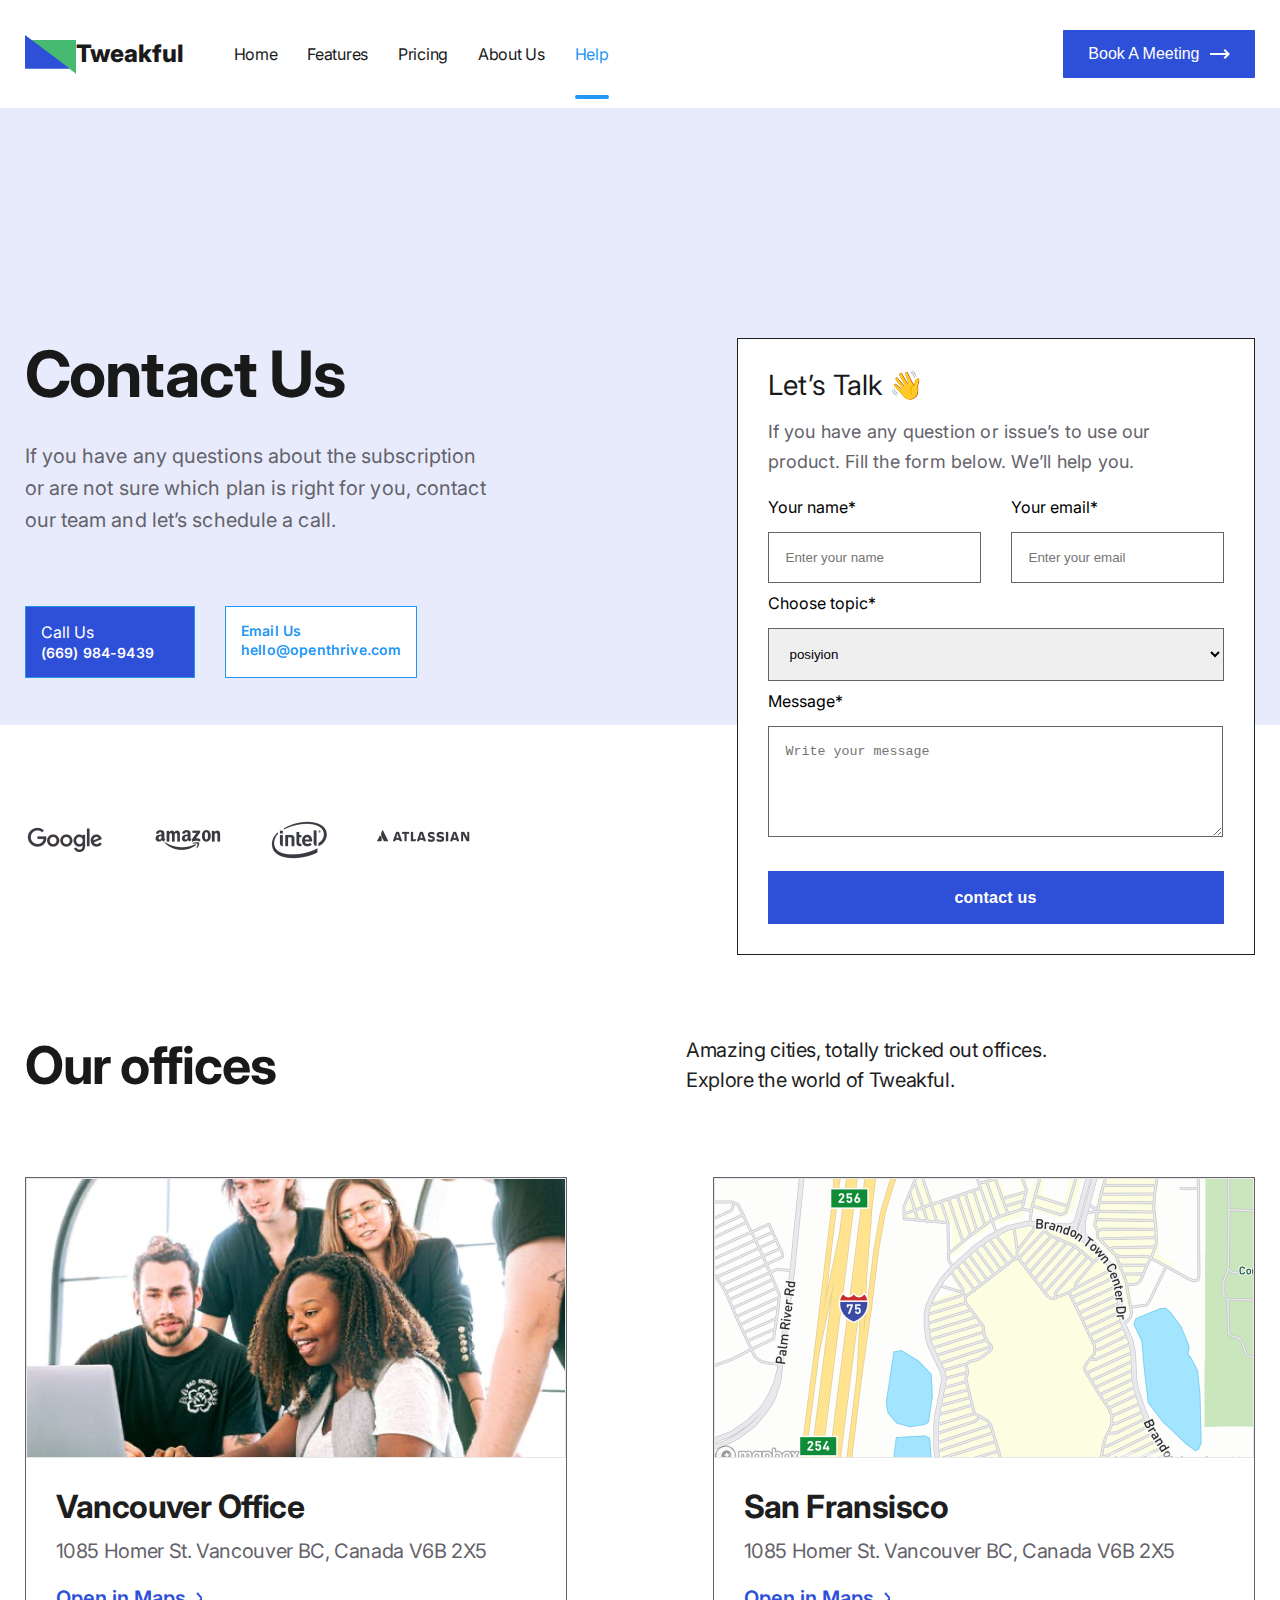
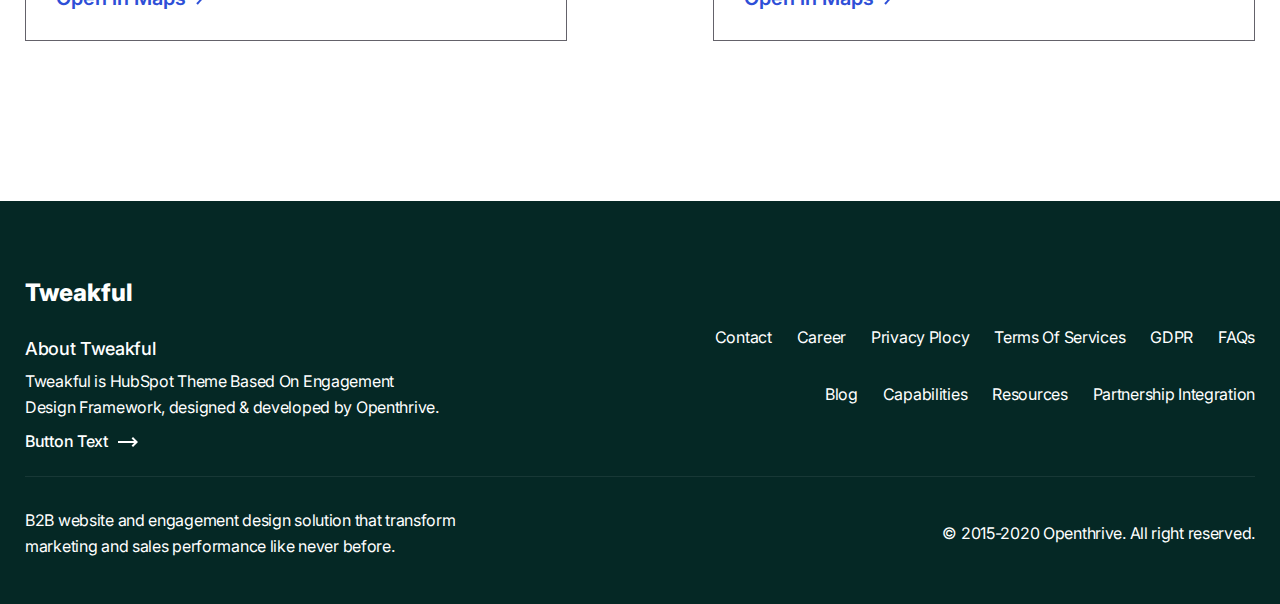
<file: styles/contact.html>
<!DOCTYPE html>
<html lang="en">
<head>
    <meta charset="UTF-8">
    <meta name="viewport" content="width=device-width, initial-scale=1.0">
    <link rel="preconnect" href="https://fonts.googleapis.com">
<link rel="preconnect" href="https://fonts.gstatic.com" crossorigin>
<link href="https://fonts.googleapis.com/css2?family=Blinker&family=DM+Sans:opsz@9..40&family=Inter:wght@400;700;800&family=Merriweather:wght@900&family=Montserrat:wght@400;700&family=Open+Sans:wght@400;500;700;800&family=PT+Sans:ital,wght@0,400;0,700;1,400&family=Roboto:wght@400;700&family=Rubik:ital,wght@0,400;0,500;1,700&display=swap"
 rel="stylesheet">
 <link rel="stylesheet" href="https://cdn.jsdelivr.net/npm/swiper@11/swiper-bundle.min.css">
 <link rel="stylesheet" href="/components/main.css">
    <title>Tweakful</title>
</head>
<body>
   <div class="wrapper">
    <header class="header">
        <div class="header__container">
            <div class="header__content">
                <div class="header__logo">
                    <a class="logo-name" href="">
                        <img  class='logo-img' src="/img/1l/hlogo.png" alt="logo">Tweakful
                    </a>
                    <div class="list-menu">
                    <ul class="menu-list">
<li class="menu-item">
<a href="./index.html" >Home</a>
</li>
<li class="menu-item">
    <a href="./home2.html">Features</a>
    </li>
    <li class="menu-item">
        <a href="./service.html">Pricing</a>
        </li>
        <li class="menu-item">
            <a href="./servisall.html">About Us</a>
            </li>
            <li class="menu-item">
                <a href="./contact.html" class="home-active">Help</a>
                </li>
                    </ul></div></div>
                    <div class="menu-btn">
                        <button class="button header-btn" type="button">
Book A Meeting <svg class="header-svg" xmlns="http://www.w3.org/2000/svg" width="20" height="10" viewBox="0 0 20 10" fill="none">
    <path d="M16.17 6L13.59 8.59L15 10L20 5L15 0L13.59 1.41L16.17 4H0V6H16.17Z" fill="white"/>
    </svg>
                        </button>
                    </div>
            
        </div>
        </div>
    </header>
    <main class="page">
        <section class="contacts">
<div class="contacts__container">
    <div class="contacts__content">
        <div class="contacts-box">
            <h2 class="contacts-title">Contact Us</h2>
            <p class="contacts-text">If you have any questions about the subscription<br>
                 or are not sure which plan is right for you, contact<br> our team and let’s schedule a call.</p>
                 <ul class="cont-btn">
                    <li class="cont-item conts">
                        <div class="cont-item-text">Call Us</div>
                        <a class="tel" title="clik" href="tel:(669) 984-9439">(669) 984-9439</a>
                    </li>
<li class="cont-item contt">
    <div class="cont-item-texts">Email Us</div>
    <a class="email" title="clik" href="mailto:hello@openthrive.com">hello@openthrive.com</a>
</li>
                 </ul>
        </div>
        <div class="form-box">
            <form action="#" method="post" class="form__body">
            <h2 class="form-title">Let’s Talk 👋</h2>
            <div class="form-text">
                If you have any question or issue’s to use our <br>product. Fill the form below. We’ll help you.
            </div>
            <div class="form-form">
                <div class="form-l">
                <label class="name-label">
                  Your name*</label>
                  <input type="text" name="your name" placeholder="Enter your name" />
                </div>
                <div class="form-l">
                <label class="email-label">
                    Your email*</label>
                    <input type="email" name="your email" placeholder="Enter your email" pattern="[^\s@]+@[^\s@]+\.[^\s@]+" required />
                </div>
                </div>
              <div class="option">
                <label for="topic">Choose topic*</label>
<select id="Choose topic" placeholder="Select one topic" name="Choose topic">
  <option value="xs">team</option>
  <option value="s">work</option>
  <option value="m" selected>posiyion</option>
  <option value="s">contacts</option>
</select>
</div>
              <label class="texteria">
                Message*</label>
                <textarea name="message" rows="5" placeholder="Write your message"></textarea>
              
              <button  class="btn-sub"type="submit">contact us</button></form>
        </div>
    </div>
</div>
        </section>
        <section class="logo-cont">
<div class="logo-cont__container">
    <div class="logo-cont__content">
        <ul class="logo-cont-list">
            <li class="logo-cont-item">
<a href="">
    <img src="/img/5l/1logo5.png" alt="google">
</a>
            </li>
            <li class="logo-cont-item">
                <a href="">
                    <img src="/img/5l/1logo2.png" alt="google">
                </a>
                            </li>
                            <li class="logo-cont-item">
                                <a href="">
                                    <img src="/img/5l/1logo3.png" alt="google">
                                </a>
                                            </li>
                                            <li class="logo-cont-item">
                                                <a href="">
                                                    <img src="/img/5l/1logo4.png" alt="google">
                                                </a>
                                                            </li>
        </ul>
        
    </div>
</div>
        </section>
        <section class="location">
<div class="location__container">
    <div class="lokation__content">
        <div class="location-left">
            <h2 class="local-title">Our offices</h2>
            <p class="local-text">Amazing cities, totally tricked out offices.<br> Explore the world of Tweakful.</p>
        </div>
        <ul class="location-card">
<li class="location-item">
<img src="/img/5l/2foto1.png" alt="ofice">
<div class="loc-box">
<div class="citi">Vancouver Office</div>
<div class="local-pos">1085 Homer St. Vancouver BC, Canada V6B 2X5</div>
<div class="loc-bttn">
    <a class="btnn" href="">Open in Maps
        <img class="btnnn" src="/img/5l/line.png" alt="line">
    </a>
</div></div>
</li>
<li class="location-item">
<img src="/img/5l/2foto2.png" alt="ofice">
<div class="loc-box">
<div class="citi">San Fransisco</div>
<div class="local-pos">1085 Homer St. Vancouver BC, Canada V6B 2X5</div>
<div class="loc-bttn">
    <a href="">Open in Maps
        <img class="btnnn" src="/img/5l/line.png" alt="line">
    </a>
</div></div>
</li>
        </ul>
        </div>
    </div>
</div>
        </section>
    </main>
    <footer class="footer">
        <div class="footer__container">
            <div class="footer-logo">
                <a class="logo-footer" href="">Tweakful</a>
            </div>
            <div class="footer__content">
               <div class="footer-label"> About Tweakful</div>
               <ul class="footer-list">
<li class="footer-item">
<a href="">Contact</a>
</li><li class="footer-item">
    <a href="">Career</a>
    </li>
    <li class="footer-item">
        <a href="">Privacy Plocy</a>
        </li>
        <li class="footer-item">
            <a href="">Terms Of Services</a>
            </li>
            <li class="footer-item">
                <a href="">GDPR </a>
                </li>
                <li class="footer-item">
                    <a href="">FAQs</a>
                    </li>
               </ul>

            </div>
            <div class="footer-nav">
                <div class="footer-text">Tweakful is HubSpot Theme Based On Engagement <br>
                    Design Framework, designed & developed by Openthrive.</div>
            
            <ul class="footer-list2">
                <li class="footer-item2">
                <a href="">Blog</a>
                </li><li class="footer-item2">
                    <a href="">Capabilities</a>
                    </li>
                    <li class="footer-item2">
                        <a href="">Resources</a>
                        </li>
                        <li class="footer-item2">
                            <a href="">Partnership  Integration </a>
                            </li>
                               </ul></div>
                               <div class="footer-btn"><a class="foot-btn" href="">
                                Button Text<svg class="header-svg" xmlns="http://www.w3.org/2000/svg" width="20" height="10" viewBox="0 0 20 10" fill="none">
                                    <path d="M16.17 6L13.59 8.59L15 10L20 5L15 0L13.59 1.41L16.17 4H3.05176e-05V6H16.17Z" fill="white"/>
                                    </svg></div>
                                    <div class="line2"></div>
                                    <div class="footer-inform">
                                        <p class="footer-text">B2B website and engagement design solution that transform<br>
                                            marketing and sales performance like never before.</p>
                                            <div class="inform-label">© 2015-2020 Openthrive. All right reserved.</div>
                                    </div>
        </div>
    </footer>
   </div>
   <script src="https://cdn.jsdelivr.net/npm/swiper@11/swiper-bundle.min.js"></script>
   <script src="/majn.js"></script>
</body>
</html>
</file>
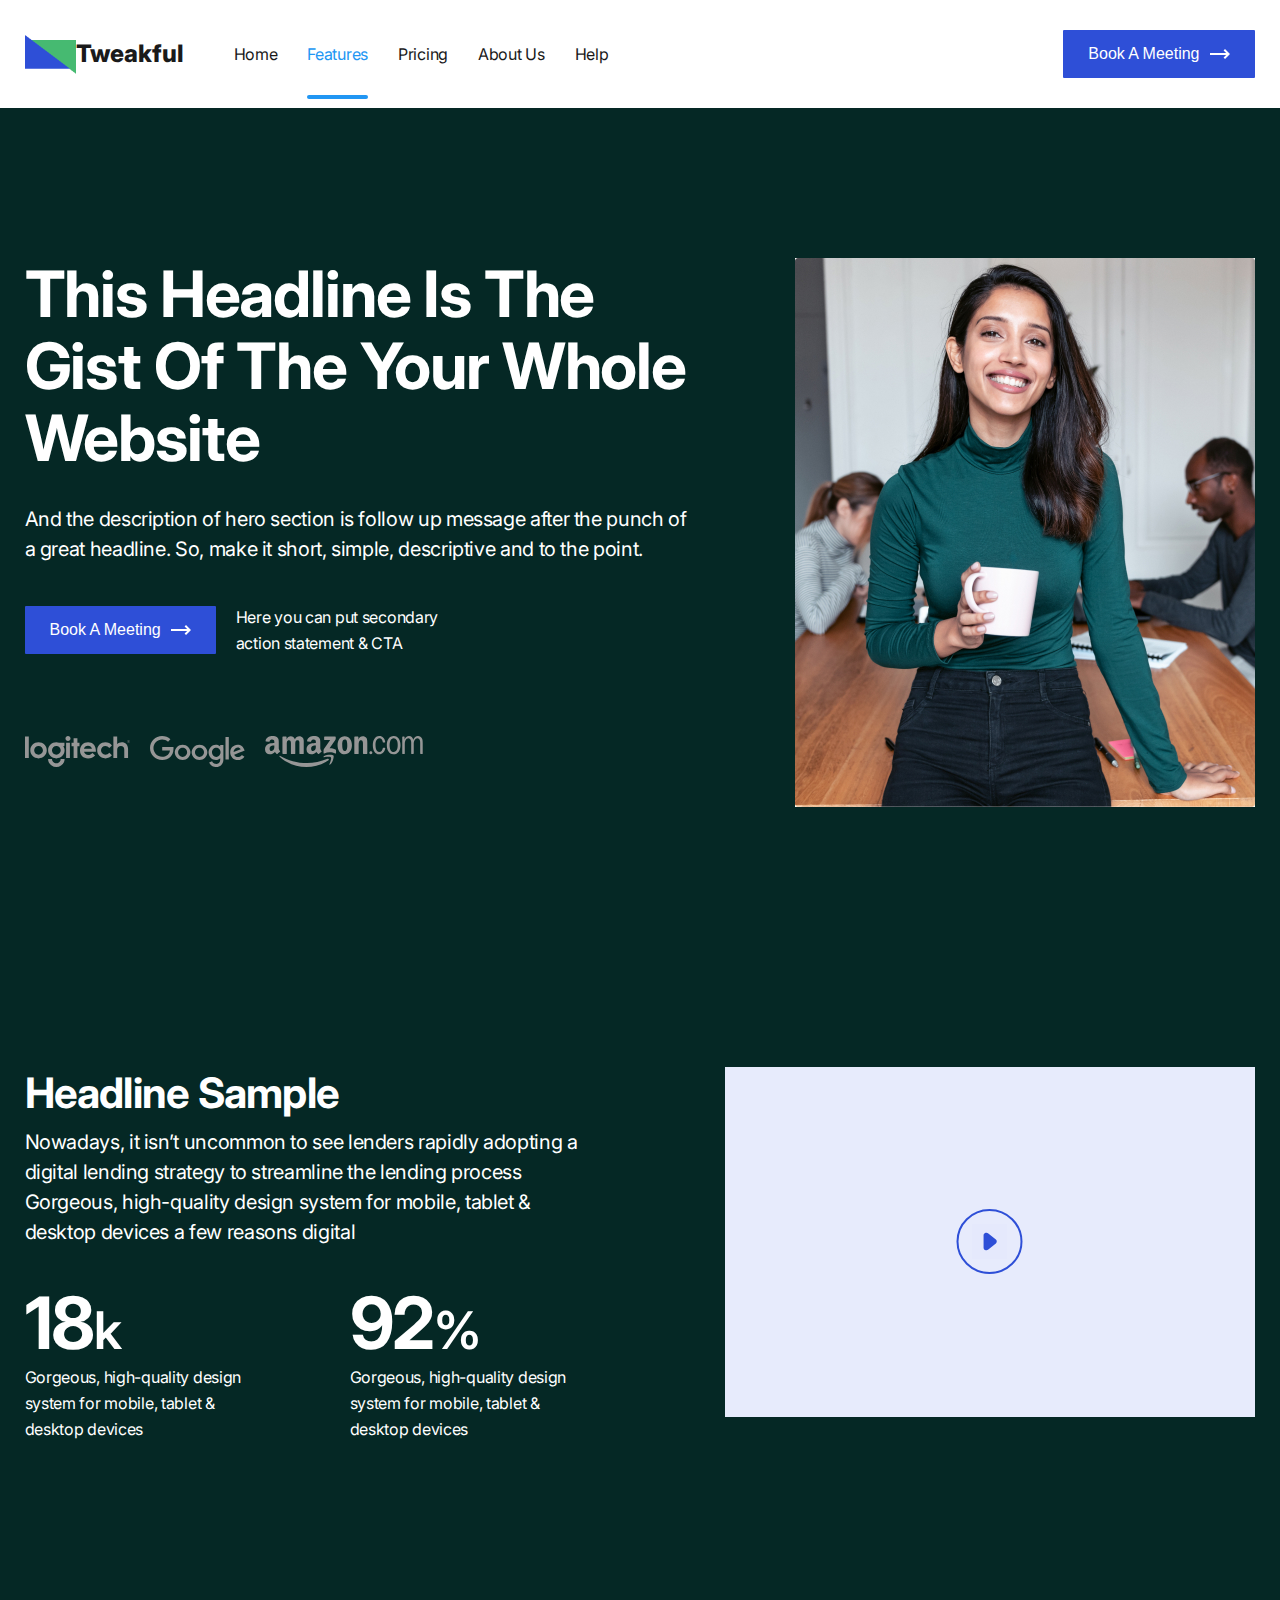
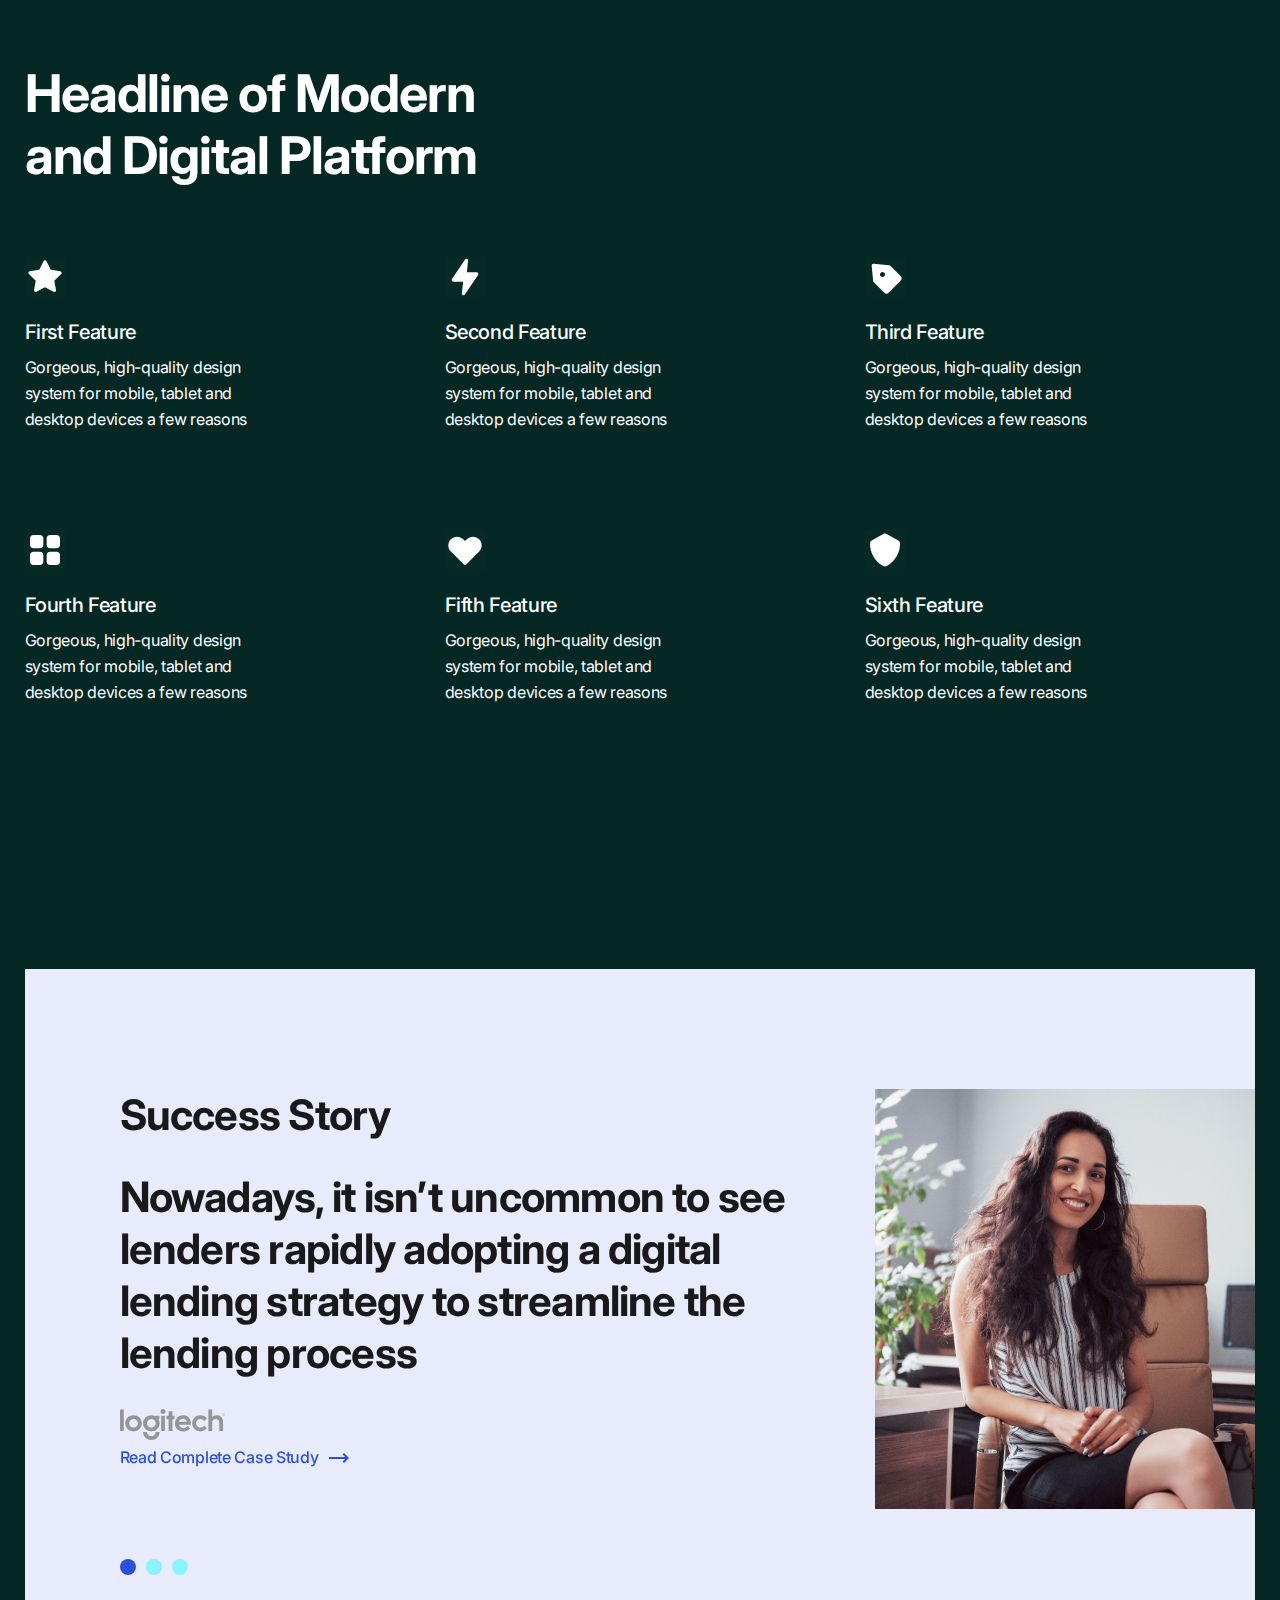
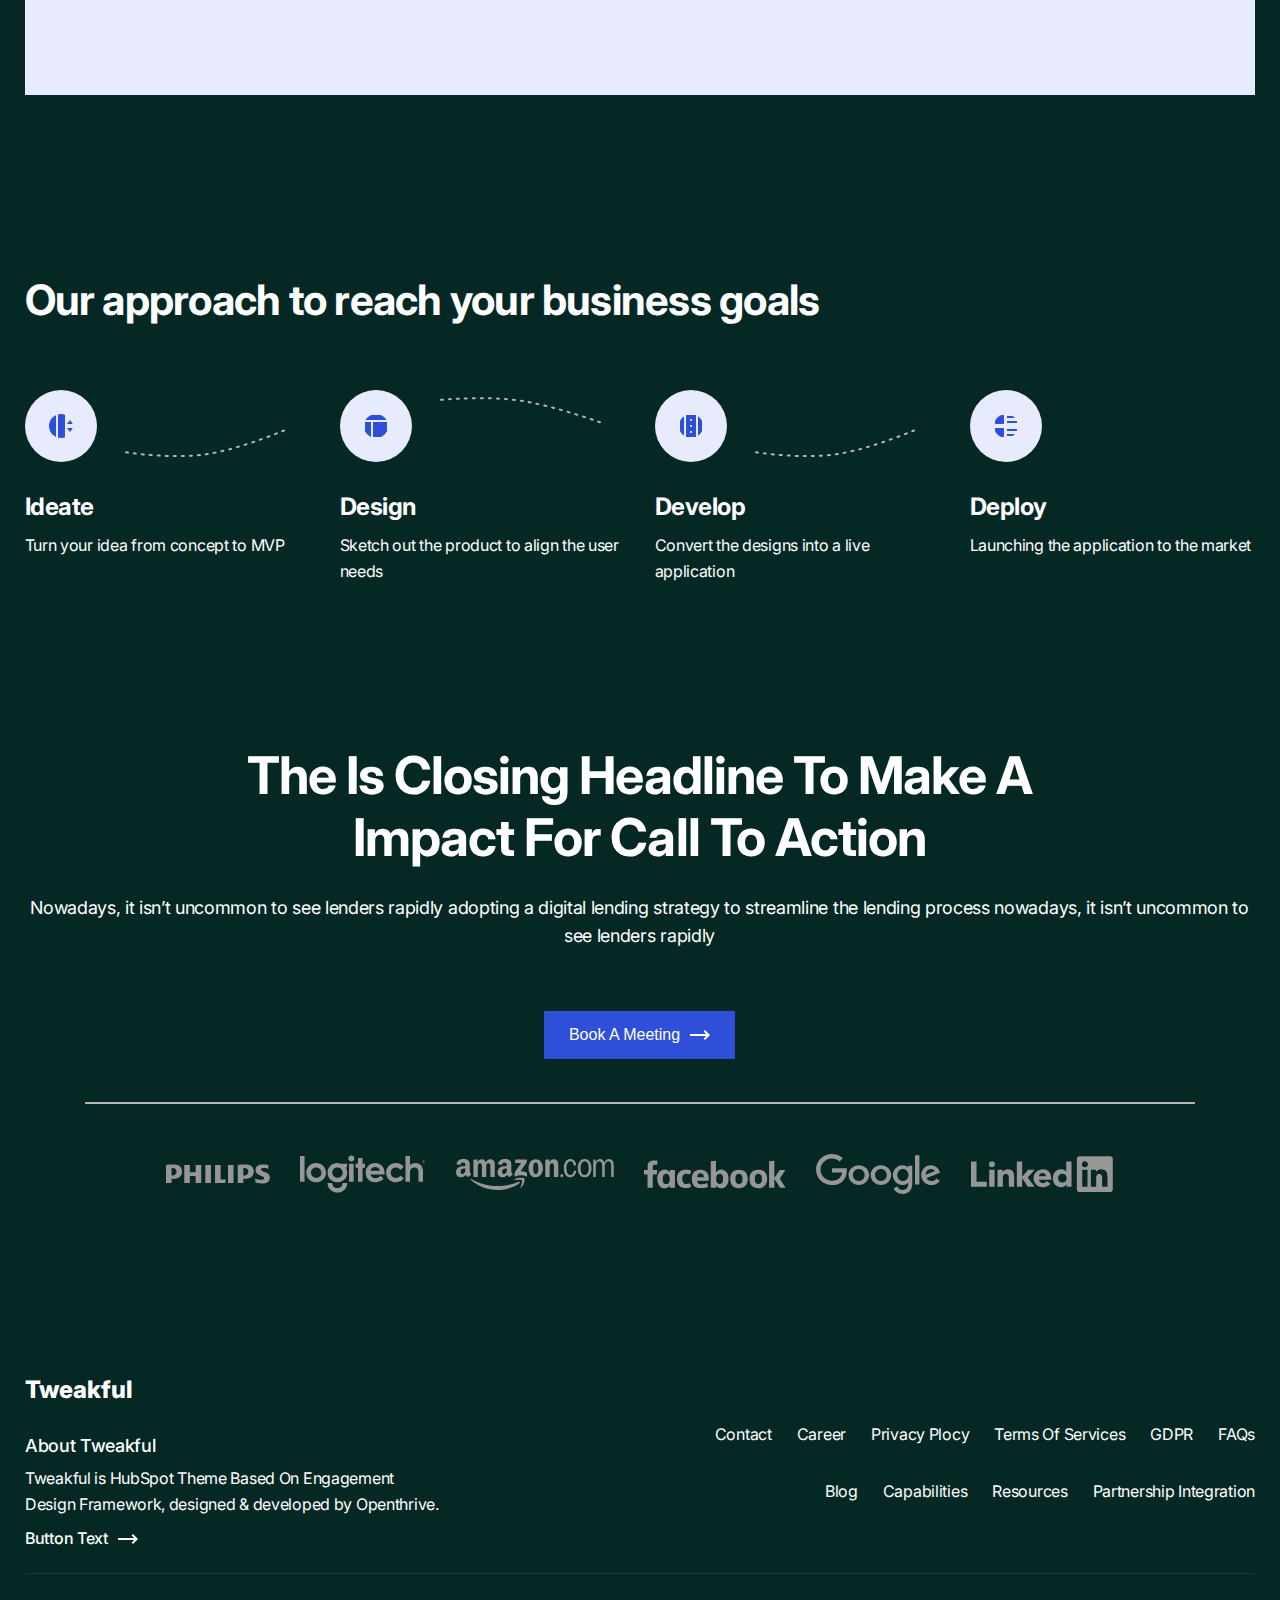
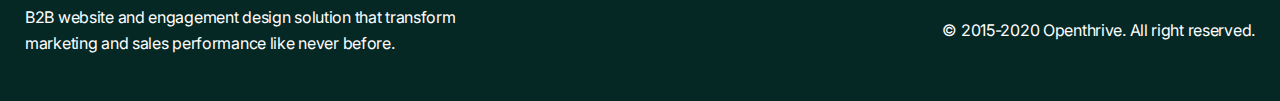
<file: styles/home2.html>
<!DOCTYPE html>
<html lang="en">
<head>
    <meta charset="UTF-8">
    <meta name="viewport" content="width=device-width, initial-scale=1.0">
    <link rel="preconnect" href="https://fonts.googleapis.com">
<link rel="preconnect" href="https://fonts.gstatic.com" crossorigin>
<link href="https://fonts.googleapis.com/css2?family=Blinker&family=DM+Sans:opsz@9..40&family=Inter:wght@400;700;800&family=Merriweather:wght@900&family=Montserrat:wght@400;700&family=Open+Sans:wght@400;500;700;800&family=PT+Sans:ital,wght@0,400;0,700;1,400&family=Roboto:wght@400;700&family=Rubik:ital,wght@0,400;0,500;1,700&display=swap"
 rel="stylesheet">
 <link rel="stylesheet" href="https://cdn.jsdelivr.net/npm/swiper@11/swiper-bundle.min.css">
 <link rel="stylesheet" href="/components/main.css">
    <title>Tweakful</title>
</head>
<body>
   <div class="wrapper">
    <header class="header">
        <div class="header__container">
            <div class="header__content">
                <div class="header__logo">
                    <a class="logo-name" href="">
                        <img  class='logo-img' src="/img/1l/hlogo.png" alt="logo">Tweakful
                    </a>
                    <div class="list-menu">
                    <ul class="menu-list">
<li class="menu-item">
<a href="./index.html" >Home</a>
</li>
<li class="menu-item">
    <a href="./home2.html" class="home-active" >Features</a>
    </li>
    <li class="menu-item">
        <a href="./service.html">Pricing</a>
        </li>
        <li class="menu-item">
            <a href="./servisall.html" >About Us</a>
            </li>
            <li class="menu-item">
                <a href="./contact.html">Help</a>
                </li>
                    </ul></div></div>
                    <div class="menu-btn">
                        <button class="button header-btn" type="button">
Book A Meeting <svg class="header-svg" xmlns="http://www.w3.org/2000/svg" width="20" height="10" viewBox="0 0 20 10" fill="none">
    <path d="M16.17 6L13.59 8.59L15 10L20 5L15 0L13.59 1.41L16.17 4H0V6H16.17Z" fill="white"/>
    </svg>
                        </button>
                    </div>
            
        </div>
        </div>
    </header>
    <main class="page page2">
        <div class="main__container">
            <div class="main__content">
                <div class="main-box">
                    <h1 class="main-title home">This headline is the gist of the Your whole Website </h1>
                    <p class="main-text home">And the description of hero section is follow up message after the punch of a great headline.
                         So, make it short, simple, descriptive and to the point.</p>
                         <div class="menu-btn btn">
                            <button class="button" type="button">
    Book A Meeting <svg class="header-svg" xmlns="http://www.w3.org/2000/svg" width="20" height="10" viewBox="0 0 20 10" fill="none">
        <path d="M16.17 6L13.59 8.59L15 10L20 5L15 0L13.59 1.41L16.17 4H0V6H16.17Z" fill="white"/>
        </svg>
                            </button>
                            <p class="btn-text home">Here you can put secondary<br> action statement & CTA</p>
                        </div>
                        <ul class="logo-list">
<li class="logo-item">
    <a href=""><svg class="svg-l" xmlns="http://www.w3.org/2000/svg" width="105" height="31" viewBox="0 0 105 31" fill="none">
        <path fill-rule="evenodd" clip-rule="evenodd" d="M52.4114 2.15343H48.6011V6.81313H46.5482V10.1755H48.6011V21.945H52.4114V10.1755H54.4954V6.81313H52.4114V2.15343ZM42.9771 0C41.5777 0 40.4764 1.09151 40.4764 2.50745C40.4764 3.89322 41.5777 4.98532 42.9771 4.98532C44.4351 4.98532 45.537 3.89322 45.537 2.50745C45.537 1.09151 44.4351 0 42.9771 0ZM103.543 6.46029C102.889 6.46029 102.382 5.95862 102.382 5.30916C102.382 4.68973 102.889 4.18806 103.543 4.18806C104.169 4.18806 104.674 4.68973 104.674 5.30916C104.674 5.95862 104.169 6.46029 103.543 6.46029ZM103.543 4.01201C102.8 4.01201 102.205 4.6017 102.205 5.30916C102.205 6.04664 102.8 6.63693 103.543 6.63693C104.258 6.63693 104.853 6.04664 104.853 5.30916C104.853 4.6017 104.258 4.01201 103.543 4.01201ZM58.9286 12.8018C59.4348 10.7961 60.9828 9.67505 62.9768 9.67505C64.9714 9.67505 66.4585 10.766 66.9354 12.8018H58.9286ZM63.0655 6.34149C58.4832 6.34149 55.0003 9.82284 55.0003 14.4535C55.0003 19.0251 58.1857 22.3878 63.1253 22.3878C65.8634 22.3878 68.3045 21.3853 70.0903 19.4967L67.5305 16.9904C66.2802 18.1706 64.9409 19.0251 63.2146 19.0251C61.1319 19.0251 59.5541 17.8449 59.0187 15.8695H70.8929V14.9552C70.8929 9.79266 67.6797 6.34149 63.0655 6.34149ZM96.7862 6.34149C94.9115 6.34149 93.3047 7.0488 92.1735 8.25911V0.413645H88.3633V21.945H92.1735V13.7159C92.1735 11.5336 93.5729 10.0285 95.8935 10.0285C98.0665 10.0285 99.2573 11.3557 99.2573 13.7159V21.945H103.067V13.0376C103.067 8.84954 100.417 6.34149 96.7862 6.34149ZM103.245 5.28016V4.80734H103.543C103.782 4.80734 103.871 4.8967 103.871 5.04434C103.871 5.19154 103.782 5.28016 103.543 5.28016H103.245ZM104.049 5.04434C104.049 4.7495 103.84 4.6307 103.543 4.6307H103.067V5.98747H103.245V5.4568H103.543L103.871 5.98747H104.078L103.722 5.42795C103.931 5.39718 104.049 5.28016 104.049 5.04434ZM80.3575 9.99948C81.9646 9.99948 83.2747 10.825 84.2866 11.9763L86.9352 9.3802C85.4475 7.52162 83.0957 6.34149 80.418 6.34149C75.8051 6.34149 72.1732 9.82284 72.1732 14.3642C72.1732 18.9069 75.8051 22.3878 80.418 22.3878C83.0957 22.3878 85.4475 21.2073 86.9352 19.3507L84.2866 16.7546C83.3044 17.8753 81.9646 18.7302 80.3284 18.7302C77.8872 18.7302 76.012 16.8428 76.012 14.3642C76.012 11.8863 77.8872 9.99948 80.3575 9.99948ZM41.1018 21.945H44.9121V6.81313H41.1018V21.945ZM13.542 18.7302C11.1009 18.7302 9.16585 16.8138 9.16585 14.3353C9.16585 11.8863 11.1009 9.99948 13.542 9.99948C16.0118 9.99948 17.9467 11.8863 17.9467 14.3642C17.9467 16.8428 16.0118 18.7302 13.542 18.7302ZM13.542 6.34149C8.92808 6.34149 5.29729 9.82284 5.29729 14.3642C5.29729 18.9069 8.92808 22.3878 13.542 22.3878C18.1548 22.3878 21.7855 18.9069 21.7855 14.3642C21.7855 9.82284 18.1548 6.34149 13.542 6.34149ZM0 21.945H3.81021V0.413645H0V21.945ZM31.3396 18.7302C28.8997 18.7302 26.9648 16.8138 26.9648 14.3353C26.9648 11.8863 28.8997 9.99948 31.3396 9.99948C33.8101 9.99948 35.745 11.8863 35.745 14.3642C35.745 16.8428 33.8101 18.7302 31.3396 18.7302ZM39.4353 9.82284V6.81313H34.0772C33.215 6.51947 32.2926 6.34149 31.3396 6.34149C26.7269 6.34149 23.0963 9.82284 23.0963 14.3642C23.0963 18.9069 26.7269 22.3878 31.3396 22.3878C35.9525 22.3878 39.5845 18.9069 39.5845 14.3642C39.5845 12.8306 39.167 11.3268 38.334 10.2057L39.4353 9.82284ZM31.3396 27.3136C28.8997 27.3136 26.9649 25.4263 26.9649 22.9781H23.0963C23.0963 27.5206 26.7269 31 31.3396 31C35.9525 31 39.5845 27.5206 39.5845 22.9781H35.7145C35.7145 25.4263 33.7795 27.3136 31.3396 27.3136Z" fill="#969696"/>
        </svg></a>
</li>
<li class="logo-item">
    <a href=""><svg class="svg-l" xmlns="http://www.w3.org/2000/svg" width="95" height="31" viewBox="0 0 95 31" fill="none">
        <path fill-rule="evenodd" clip-rule="evenodd" d="M23.5028 12.7794C23.5024 12.8018 23.5019 12.8296 23.5013 12.8472H23.504C23.504 12.7101 23.5036 12.7332 23.5028 12.7794ZM23.5012 12.8472C23.5006 12.8666 23.4999 12.8736 23.499 12.8472L23.4972 12.8472C23.4972 16.3365 22.3333 19.1255 20.3301 21.072C18.3281 23.0168 15.5315 24.0756 12.26 24.1102C12.1718 24.1111 12.1233 24.112 12.1 24.1127C12.0733 24.1136 12.0803 24.1143 12.1 24.1149C12.1184 24.1155 12.1478 24.116 12.1714 24.1164H12.1715C12.2197 24.1172 12.2437 24.1176 12.1 24.1176C8.75191 24.1176 5.73008 22.7671 3.54137 20.5836C1.35039 18.3979 0 15.3812 0 12.0548C0 8.72836 1.35016 5.71438 3.54046 3.53111C5.7294 1.34897 8.75168 0 12.1 0C13.6758 0 15.1832 0.299171 16.5676 0.843076C17.9993 1.40588 19.3015 2.23568 20.4126 3.27198L18.0487 5.76634C17.2614 5.03191 16.3299 4.44054 15.2979 4.03498C14.3098 3.64651 13.2311 3.43304 12.1 3.43304C9.70103 3.43304 7.54245 4.39263 5.9852 5.94495C4.42184 7.50356 3.45821 9.66343 3.45821 12.0548C3.45821 14.447 4.42206 16.6094 5.98634 18.1698C7.54381 19.7234 9.70194 20.6846 12.1 20.6846C12.3669 20.6846 12.2348 20.688 12.1578 20.69C12.104 20.6914 12.0771 20.6921 12.2328 20.6905C14.5889 20.6655 16.5567 19.9479 17.9121 18.6311C18.97 17.6034 19.6814 16.1838 19.942 14.4142H12.1952V10.9811H21.7741H23.4777L23.4963 12.6844C23.4972 12.7744 23.4981 12.8238 23.499 12.8472L23.5012 12.8472ZM32.6114 11.7235C33.8531 11.7235 34.976 12.238 35.7876 13.0696C36.6003 13.9025 37.1031 15.0592 37.1031 16.3422C37.1031 17.6253 36.6003 18.7821 35.7876 19.6149C34.976 20.4465 33.8531 20.9609 32.6114 20.9609C31.3696 20.9609 30.2467 20.4465 29.4351 19.6149C28.6224 18.7821 28.1196 17.6253 28.1196 16.3422C28.1196 15.0592 28.6224 13.9025 29.4351 13.0696C30.2467 12.238 31.3696 11.7235 32.6114 11.7235ZM38.1621 10.8998C36.7404 9.50134 34.7778 8.63622 32.6115 8.63622C30.4452 8.63622 28.4824 9.50134 27.0606 10.8998C25.64 12.2971 24.7613 14.2217 24.7613 16.3422C24.7613 18.4627 25.64 20.3873 27.0606 21.7846C28.4824 23.1833 30.4452 24.0482 32.6115 24.0482C34.7778 24.0482 36.7404 23.1833 38.1621 21.7846C39.583 20.3873 40.4616 18.4627 40.4616 16.3422C40.4616 14.2217 39.583 12.2971 38.1621 10.8998ZM52.6713 13.0696C51.8597 12.238 50.7368 11.7235 49.4951 11.7235C48.2533 11.7235 47.1304 12.238 46.3188 13.0696C45.5063 13.9025 45.0035 15.0592 45.0035 16.3422C45.0035 17.6253 45.5063 18.7821 46.3188 19.6149C47.1304 20.4465 48.2533 20.9609 49.4951 20.9609C50.7368 20.9609 51.8597 20.4465 52.6713 19.6149C53.484 18.7821 53.9868 17.6253 53.9868 16.3422C53.9868 15.0592 53.484 13.9025 52.6713 13.0696ZM49.4952 8.63622C51.6615 8.63622 53.6241 9.50134 55.0461 10.8998C56.4667 12.2971 57.3454 14.2217 57.3454 16.3422C57.3454 18.4627 56.4667 20.3873 55.0461 21.7846C53.6241 23.1833 51.6615 24.0482 49.4952 24.0482C47.3289 24.0482 45.3663 23.1833 43.9444 21.7846C42.5237 20.3873 41.6449 18.4627 41.6449 16.3422C41.6449 14.2217 42.5237 12.2971 43.9444 10.8998C45.3663 9.50134 47.3289 8.63622 49.4952 8.63622ZM66.2446 11.7235C67.4273 11.7235 68.497 12.238 69.27 13.0696C70.0443 13.9025 70.523 15.0592 70.523 16.3422C70.523 17.6253 70.0443 18.7821 69.27 19.6149C68.497 20.4465 67.4273 21.0457 66.2446 21.0457C63.7269 21.0457 61.9662 18.9351 61.9662 16.3422C61.9662 15.0592 62.4449 13.9025 63.2191 13.0696C63.9922 12.238 65.0616 11.7235 66.2446 11.7235ZM70.1981 10.4121C69.0462 9.30317 67.7645 8.63622 65.651 8.63622C62.1117 8.63622 58.5485 12.0591 58.5485 16.3422C58.5485 18.4627 59.3436 20.3873 60.629 21.7846C61.9155 23.1833 64.0197 24.0482 65.9795 24.0482C67.7024 24.0482 69.0285 23.3799 70.1981 22.2685V23.9555C70.1981 26.4551 68.1309 27.9721 66.483 27.9721C64.157 27.9721 62.9133 27.0289 62.0799 25.1983L59.1365 26.5154C59.838 28.0564 60.8605 29.1505 62.0591 29.8829C63.4063 30.7062 64.9477 31 66.483 31C68.1642 31 69.8623 30.2957 71.1264 29.1798C72.4387 28.0213 73.4078 25.8005 73.4078 23.7529V9.0708H70.1981V10.4121ZM75.4828 23.6067H78.7969V0.992074H75.4828V23.6067ZM91.8282 18.9188C90.0858 21.8015 85.4888 21.7675 84.1842 18.6818C86.1923 17.8789 88.1949 17.0665 90.1974 16.2541C91.6865 15.65 93.1754 15.0459 94.6665 14.4459C93.5098 11.4864 91.9272 9.78357 89.9775 9.08063C86.9756 7.99822 84.0655 9.0073 82.1788 10.992C79.8664 13.4249 79.1522 18.5569 82.4894 21.9016C83.8552 23.2703 85.6828 24.1152 87.9537 24.1127C90.5041 24.0988 92.8455 23.0038 94.4528 20.6653L91.8282 18.9188ZM90.715 13.2513L83.6568 16.0734C83.553 14.5892 84.3564 13.276 85.2738 12.5067C87.6592 10.891 89.4691 11.6609 90.715 13.2513Z" fill="#969696"/>
        </svg></a>
</li>
<li class="logo-item">
    <a href=""><svg class="svg-l" xmlns="http://www.w3.org/2000/svg" width="158" height="31" viewBox="0 0 158 31" fill="none">
        <path fill-rule="evenodd" clip-rule="evenodd" d="M11.7749 18.0031C12.0109 18.1306 12.3133 18.1179 12.5231 17.9291L12.5306 17.9359C13.1624 17.3704 14.3121 16.3664 14.9586 15.8214C15.2165 15.6098 15.1709 15.2653 14.9691 14.9756C14.9074 14.8899 14.8452 14.806 14.7835 14.7225C14.2658 14.0227 13.7741 13.358 13.7741 12.0251V7.06473C13.7741 6.89399 13.7751 6.7244 13.776 6.55611C13.787 4.65225 13.797 2.91534 12.3819 1.58543C11.1672 0.413511 9.15291 0 7.6124 0C4.59926 0 1.23665 1.13111 0.531582 4.8751C0.456514 5.27272 0.744933 5.48183 1.00426 5.54033L4.07307 5.87439C4.36041 5.85995 4.56837 5.57609 4.62333 5.28934C4.8866 3.99969 5.9609 3.37743 7.16845 3.37743C7.81964 3.37743 8.56062 3.61868 8.94566 4.20445C9.34358 4.79086 9.3373 5.57077 9.33165 6.27177C9.33099 6.35348 9.33034 6.43412 9.33034 6.51326V6.92677C9.04543 6.95888 8.74697 6.98932 8.43959 7.02067C6.76603 7.19135 4.8283 7.38898 3.37662 8.02971C1.39217 8.8914 0 10.6487 0 13.2334C0 16.5415 2.07317 18.1956 4.73934 18.1956C6.99066 18.1956 8.22192 17.6615 9.95962 15.8814C10.0476 16.0094 10.1266 16.1273 10.2009 16.2384C10.6125 16.8532 10.8839 17.2586 11.7749 18.0031ZM9.33047 10.3289C9.33041 10.2751 9.33035 10.2209 9.33035 10.1662V9.47718C7.04024 9.47718 4.62083 9.9705 4.62083 12.682C4.62083 14.0601 5.332 14.9908 6.54637 14.9908C7.43498 14.9908 8.23486 14.4397 8.73807 13.5437C9.33277 12.4893 9.33172 11.498 9.33047 10.3289ZM54.0328 17.9291C53.8231 18.1179 53.521 18.1306 53.2847 18.0031C52.3932 17.258 52.1219 16.8526 51.71 16.2369L51.7098 16.2367C51.6358 16.1261 51.5572 16.0087 51.4697 15.8814C49.7313 17.6615 48.5001 18.1956 46.2491 18.1956C43.5833 18.1956 41.5094 16.5415 41.5094 13.2334C41.5094 10.6487 42.9016 8.8914 44.8864 8.02971C46.3378 7.38897 48.2758 7.19134 49.9497 7.02065C50.2571 6.98931 50.5555 6.95887 50.8405 6.92677V6.51326C50.8405 6.43449 50.8411 6.35424 50.8418 6.27293C50.8473 5.57162 50.8536 4.79118 50.4554 4.20445C50.07 3.61868 49.3298 3.37743 48.6779 3.37743C47.4703 3.37743 46.3967 3.99969 46.1327 5.28934C46.0781 5.57609 45.8698 5.85995 45.5828 5.87439L42.5137 5.54033C42.2547 5.48183 41.9666 5.27272 42.0413 4.8751C42.7468 1.13111 46.109 0 49.1225 0C50.6627 0 52.6769 0.413511 53.8913 1.58543C55.3065 2.91513 55.2964 4.65169 55.2854 6.55518V6.55522C55.2845 6.7238 55.2835 6.89369 55.2835 7.06473V12.0251C55.2835 13.357 55.7751 14.0217 56.2922 14.721L56.2924 14.7212C56.3544 14.8051 56.4168 14.8895 56.4788 14.9756C56.681 15.2653 56.7267 15.6098 56.4684 15.8214C55.8215 16.3664 54.6725 17.3704 54.04 17.9359L54.0328 17.9291ZM50.8404 10.1662L50.8405 10.3271C50.8418 11.4969 50.8428 12.4888 50.2478 13.5437C49.7442 14.4397 48.9447 14.9908 48.0557 14.9908C46.8413 14.9908 46.1305 14.0601 46.1305 12.682C46.1305 9.9705 48.5496 9.47718 50.8404 9.47718V10.1662ZM137.25 17.3866C137.25 17.7066 137.512 17.9641 137.841 17.9742H139.226C139.543 17.9536 139.794 17.7005 139.794 17.3873L139.795 7.96831C139.795 6.52409 139.943 5.11418 140.711 3.97946C141.308 3.08563 142.317 2.31928 143.314 2.2633C144.275 2.31422 145.193 2.95562 145.703 3.94479C146.147 4.80468 146.206 5.9394 146.206 6.90221L146.212 17.3866C146.212 17.7066 146.475 17.9641 146.804 17.9742H148.187C148.477 17.9551 148.711 17.7434 148.751 17.4726V8.55265L148.751 8.38986C148.75 6.81777 148.749 5.58319 149.578 4.21999C150.234 3.12499 151.248 2.31856 152.354 2.2633C153.344 2.3135 154.264 2.99137 154.747 4.08239C155.173 5.04253 155.168 6.14211 155.162 7.20516V7.20649V7.20782V7.20914C155.162 7.32512 155.161 7.44065 155.161 7.55552V17.4668C155.201 17.7492 155.447 17.9648 155.746 17.9742H157.137C157.455 17.9536 157.706 17.7005 157.706 17.3873L157.706 7.55552L157.706 7.37638C157.707 5.79871 157.709 3.96077 156.997 2.56955C156.228 1.05671 154.75 0.0595911 153.214 0.0595911L153.087 0.0613969L152.974 0.0595911C150.8 0.0595911 149.151 1.61938 148.277 3.81623C147.715 1.59121 146.204 0.0595911 144.14 0.0595911L144.022 0.0613969L143.901 0.0595911C141.954 0.0595911 140.414 1.53884 139.588 3.42691V1.04407C139.562 0.741072 139.299 0.505967 138.979 0.505967L137.817 0.506328C137.514 0.52583 137.273 0.755518 137.25 1.04371V17.3866ZM18.0048 17.9699H21.171C21.5086 17.9699 21.7823 17.708 21.7819 17.3816L21.783 8.72022L21.7828 8.51474C21.7797 6.64538 21.7757 4.21565 23.9704 4.21565C25.9889 4.21565 25.9549 6.38147 25.9272 8.14299V8.14314V8.14328V8.14342V8.14357V8.14371V8.14385V8.14399V8.14413C25.9241 8.34252 25.9211 8.53577 25.9211 8.72022L25.9243 17.383C25.9243 17.6961 26.175 17.9493 26.4929 17.9699H29.6554C29.9927 17.9699 30.2664 17.708 30.2664 17.3816V8.72022L30.2663 8.61704L30.2661 8.50346C30.2639 7.58787 30.261 6.35438 30.5616 5.59125C30.8867 4.76567 31.6852 4.24996 32.4534 4.24996C33.3697 4.24996 34.0791 4.55946 34.3154 5.65987C34.435 6.18771 34.4192 7.41149 34.4088 8.22473V8.22489V8.22504V8.2252V8.22535V8.22551V8.22567V8.22582V8.22597C34.4063 8.41877 34.4041 8.58844 34.4041 8.72022L34.4048 17.383C34.4048 17.6961 34.6555 17.9493 34.9734 17.9699H38.1363C38.4732 17.9699 38.7469 17.708 38.7469 17.3816L38.7494 7.06978C38.7494 6.81691 38.7537 6.55902 38.7581 6.29871L38.7581 6.29828C38.7838 4.75341 38.811 3.12304 37.951 1.94621C37.0642 0.708205 35.616 0.158181 34.2859 0.158181C32.4236 0.158181 30.6798 1.12099 29.9115 3.18422C29.0247 1.12099 27.7831 0.158181 25.8029 0.158181C23.8522 0.158181 22.404 1.12099 21.6354 3.18422H21.5761V1.05057C21.5567 0.752626 21.3089 0.517881 21.0004 0.501991L18.0515 0.502713C17.7139 0.502713 17.4405 0.764183 17.4405 1.09102L17.4384 17.4318C17.4625 17.7221 17.7035 17.95 18.0048 17.9699ZM59.1374 3.3861V1.05129C59.1388 0.695926 59.4053 0.459014 59.7261 0.459737L70.1343 0.458653C70.4669 0.458653 70.7341 0.702065 70.7348 1.0484L70.7341 3.05095C70.7316 3.38682 70.4504 3.82525 69.9504 4.52082L64.5591 12.2605C66.5605 12.2136 68.6775 12.5144 70.496 13.5422C70.9058 13.7737 71.0157 14.1172 71.048 14.4538V16.9449C71.048 17.2884 70.6745 17.6856 70.2819 17.4791C67.078 15.7918 62.8268 15.6069 59.2846 17.4993C58.9226 17.6932 58.5436 17.3018 58.5436 16.9583V14.5899C58.5436 14.2111 58.5508 13.5628 58.9308 12.985L65.1773 3.97476L59.7386 3.97404C59.4064 3.97404 59.1395 3.73569 59.1374 3.3861ZM59.013 21.1694C60.934 20.9384 65.1852 20.4271 65.9446 21.4044C66.7048 22.3827 65.101 26.4114 64.3829 28.215L64.3814 28.2188C64.1641 28.7641 64.6303 28.9841 65.121 28.5713C68.3101 25.8891 69.134 20.2686 68.4807 19.4567C67.8327 18.6528 62.2576 17.9587 58.8551 20.3617C58.3318 20.7312 58.422 21.2408 59.0024 21.1707L59.013 21.1694ZM41.4878 31C48.9084 31 57.5265 28.654 63.4705 24.2433C64.4543 23.5135 63.6117 22.4185 62.6067 22.8475C55.9429 25.6894 48.7005 27.0642 42.1121 27.0642C32.3453 27.0642 22.8893 24.3697 15.2428 19.8955C14.574 19.504 14.0776 20.1945 14.634 20.6994C21.722 27.1347 31.0871 31 41.4878 31ZM79.724 3.49336C77.3886 3.49336 77.241 6.6913 77.241 8.68555L77.241 8.75491C77.2407 10.7772 77.24 14.9442 79.6946 14.9442C82.1481 14.9442 82.2659 11.5054 82.2659 9.40784C82.2659 8.0326 82.207 6.3818 81.7932 5.07518C81.438 3.94046 80.7286 3.49336 79.724 3.49336ZM79.6945 0.158181C84.3944 0.158181 86.9359 4.21565 86.9359 9.37353C86.9359 14.3591 84.1286 18.314 79.6945 18.314C75.0834 18.314 72.571 14.2562 72.571 9.20162C72.571 4.11236 75.1129 0.158181 79.6945 0.158181ZM89.8761 17.9699H93.0307C93.368 17.9699 93.6417 17.708 93.6474 17.3816V8.58262C93.6474 7.48221 93.7071 6.48509 94.1503 5.48796C94.5044 4.69706 95.2138 4.18134 95.9824 4.18134C97.9999 4.18134 97.9806 6.40438 97.9655 8.15263L97.9654 8.1549C97.9642 8.30134 97.9629 8.44445 97.9629 8.58262V17.4549C97.9974 17.7344 98.2338 17.9507 98.5268 17.9699H101.701C102.014 17.9699 102.272 17.7449 102.308 17.4549V7.17271C102.308 5.59125 102.308 3.39043 101.48 2.08381C100.594 0.673896 99.2039 0.158181 97.7855 0.158181C95.5981 0.158181 94.3572 1.22392 93.4704 3.45905H93.4107V0.959562C93.3525 0.706038 93.1245 0.516076 92.8483 0.501991L89.9109 0.502713C89.592 0.502713 89.3294 0.737458 89.3028 1.03613L89.3079 17.383C89.3079 17.6961 89.5589 17.9493 89.8761 17.9699ZM104.293 16.6734C104.293 15.851 104.991 15.1844 105.852 15.1844C106.713 15.1844 107.41 15.851 107.41 16.6734C107.41 17.4953 106.713 18.1616 105.852 18.1616C104.991 18.1616 104.293 17.4953 104.293 16.6734ZM128.63 16.0807C130.108 16.0323 131.274 15.1118 131.964 13.5729C132.584 12.1977 132.703 10.6159 132.703 9.10303C132.703 7.45223 132.525 5.73318 131.757 4.32327C131.069 3.08996 129.882 2.30916 128.625 2.26221C127.225 2.31386 125.978 3.26511 125.346 4.7357C124.785 6.00801 124.607 7.69312 124.607 9.10303C124.607 10.6845 124.814 12.5068 125.465 13.8824C126.096 15.1854 127.314 16.0341 128.63 16.0807ZM128.299 18.3184C123.806 18.3184 121.797 13.7105 121.797 9.10303C121.797 4.25429 124.161 0.0595911 128.683 0.0595911L128.8 0.0606746L128.922 0.0595911C133.327 0.0595911 135.514 4.52949 135.514 9.13698C135.514 14.02 133.09 18.3184 128.538 18.3184L128.422 18.3169L128.299 18.3184ZM117.774 12.2168C117.335 14.3237 116.276 15.9489 114.259 16.0125C111.224 15.9117 110.504 11.8528 110.504 9.06836C110.504 6.18389 111.367 2.42834 114.402 2.33083C116.308 2.39403 117.451 3.9856 117.788 5.98743C117.832 6.26912 118.024 6.52301 118.314 6.56454L119.712 6.58115C120.003 6.54721 120.252 6.31427 120.252 6.04521C119.772 2.4594 117.561 0.0595911 114.464 0.0595911L114.343 0.0606746L114.225 0.0595911C109.762 0.0595911 107.811 4.70139 107.811 9.24027C107.811 13.8138 109.732 18.3184 114.196 18.3184L114.311 18.3169L114.435 18.3184C117.501 18.3184 119.653 15.8835 120.269 12.2999C120.292 12.0048 120.003 11.7629 119.689 11.7463L118.355 11.752C118.061 11.752 117.86 11.9543 117.774 12.2168Z" fill="#969696"/>
        </svg></a>
</li>
                        </ul>
                </div>
                <div class="main-foto">
                    <img class="foto-main" src="/img/1l/mimage.jpg" alt="girls foto">
                </div>
            </div>
        </div>
        <section class="sample">
<div class="sample__container">
    <div class="sample__content">
        <div class="sample-box">
            <h2 class="sample-title">Headline Sample</h2>
            <p class="sample-text">Nowadays, it isn’t uncommon to see lenders rapidly adopting a digital lending strategy to streamline the lending process Gorgeous,
                 high-quality design system for mobile, tablet & desktop devices a few reasons digital</p>
                 <ul class="sample-list">
<li class="sample-item">
<div class="sample-number"> 18<span class="num">k</span></div>
<p class="sample-num-text">Gorgeous, high-quality design system for mobile, tablet & desktop devices</p>
</li>
<li class="sample-item">
    <div class="sample-number"> 92<span class="num">%</span></div>
    <p class="sample-num-text">Gorgeous, high-quality design system for mobile, tablet & desktop devices</p>
    </li>
                 </ul>
        </div>
        <div class="sample-video">
            <a href="" target="_blank"><svg class='video'xmlns="http://www.w3.org/2000/svg" width="67" height="65" viewBox="0 0 67 65" fill="none">
                <path d="M65.4903 32.5C65.4903 49.8827 51.1787 64 33.4922 64C15.8058 64 1.49414 49.8827 1.49414 32.5C1.49414 15.1173 15.8058 1 33.4922 1C51.1787 1 65.4903 15.1173 65.4903 32.5Z" stroke="#2E4FD7" stroke-width="2" stroke-linejoin="round"/>
                <rect opacity="0.01" x="51.2605" y="50" width="35.5364" height="35" transform="rotate(-180 51.2605 50)" fill="#2E4FD7"/>
                <path d="M27.5695 38.6396L27.5695 26.3604C27.568 25.371 28.1441 24.4689 29.0502 24.0417C30.1249 23.5417 31.3949 23.6889 32.3225 24.4209L39.874 30.5604C40.4451 31.048 40.7732 31.7557 40.7732 32.5C40.7732 33.2444 40.4451 33.9521 39.874 34.4396L32.3225 40.5792C31.3949 41.3112 30.1249 41.4583 29.0502 40.9584C28.1441 40.5311 27.568 39.629 27.5695 38.6396Z" fill="#2E4FD7"/>
                </svg></a>
        </div>
    </div>
</div>
        </section>
        <section class="modern">
<div class="modern__container">
    <div class="modernn__content">
        <h2 class="modernn-title">Headline of Modern  <br>and Digital Platform</h2>
        <ul class="modern-list">
<li class="modern-item">
<div class="icon-img">
    <a href=""><svg xmlns="http://www.w3.org/2000/svg" width="40" height="40" viewBox="0 0 40 40" fill="none">
        <rect opacity="0.01" x="40" width="40" height="40" transform="rotate(90 40 0)" fill="white"/>
        <path d="M29.2667 34.9999C29.0001 35.001 28.7372 34.9381 28.5 34.8166L20 30.3666L11.5 34.8166C10.9369 35.1127 10.2543 35.0624 9.74073 34.6869C9.22712 34.3115 8.97207 33.6763 9.08335 33.0499L10.75 23.6666L3.88335 16.9999C3.44677 16.5643 3.28649 15.9231 3.46668 15.3333C3.66375 14.729 4.18739 14.2894 4.81668 14.1999L14.3167 12.8166L18.5 4.2666C18.7785 3.69162 19.3611 3.32642 20 3.32642C20.6389 3.32642 21.2215 3.69162 21.5 4.2666L25.7333 12.7999L35.2333 14.1833C35.8626 14.2727 36.3863 14.7123 36.5834 15.3166C36.7635 15.9065 36.6033 16.5476 36.1667 16.9833L29.3 23.6499L30.9667 33.0333C31.0882 33.6713 30.828 34.3217 30.3 34.6999C29.9982 34.9114 29.6348 35.0169 29.2667 34.9999Z" fill="white"/>
        </svg></a>
</div>
<div class="icon-label">First Feature</div>
<div class="icon-text">Gorgeous, high-quality design system for mobile, tablet and desktop devices a few reasons</div>
</li>
<li class="modern-item">
    <div class="icon-img">
        <a href=""><svg xmlns="http://www.w3.org/2000/svg" width="40" height="40" viewBox="0 0 40 40" fill="none">
            <rect opacity="0.01" width="40" height="40" fill="white"/>
            <path d="M18.5167 38.3334C18.3234 38.3331 18.1317 38.2993 17.95 38.2334C17.2289 37.9693 16.7815 37.2466 16.8667 36.4834L18.15 24.6667H8.33337C7.71635 24.6676 7.1493 24.3276 6.85948 23.7829C6.56967 23.2382 6.6045 22.5779 6.95003 22.0667L20.1 2.40003C20.5279 1.7668 21.3317 1.50574 22.05 1.76669C22.7392 2.02254 23.1793 2.69969 23.1334 3.43336L21.85 15.3334H31.6667C32.2837 15.3324 32.8508 15.6725 33.1406 16.2172C33.4304 16.7619 33.3956 17.4222 33.05 17.9334L19.9 37.6C19.5896 38.0593 19.0711 38.3342 18.5167 38.3334Z" fill="white"/>
            </svg></a>
    </div>
    <div class="icon-label">Second Feature</div>
    <div class="icon-text">Gorgeous, high-quality design system for mobile, tablet and desktop devices a few reasons</div>
    </li>
    <li class="modern-item">
        <div class="icon-img">
            <a href=""><svg xmlns="http://www.w3.org/2000/svg" width="40" height="40" viewBox="0 0 40 40" fill="none">
                <rect opacity="0.01" width="40" height="40" fill="white"/>
                <path fill-rule="evenodd" clip-rule="evenodd" d="M25.0833 8.61668L35.7833 19.3C36.9636 20.4839 36.9636 22.3995 35.7833 23.5833L23.5833 35.7833C23.0165 36.3475 22.2498 36.665 21.45 36.6667C20.6452 36.6658 19.873 36.3485 19.3 35.7833L8.61668 25.0833C8.34253 24.8108 8.17167 24.4514 8.13335 24.0667L6.66668 8.48335C6.62122 7.98911 6.79841 7.50032 7.15001 7.15001C7.50032 6.79841 7.98911 6.62122 8.48335 6.66668L24.0667 8.13335C24.4514 8.17167 24.8108 8.34253 25.0833 8.61668ZM16.5418 19.8433C17.4764 20.2301 18.5519 20.0157 19.2667 19.3V19.2667C20.2285 18.2983 20.2285 16.7351 19.2667 15.7667C18.5519 15.051 17.4764 14.8366 16.5418 15.2234C15.6073 15.6101 14.9978 16.5219 14.9978 17.5334C14.9978 18.5448 15.6073 19.4566 16.5418 19.8433Z" fill="white"/>
                </svg></a>
        </div>
        <div class="icon-label">Third Feature</div>
        <div class="icon-text">Gorgeous, high-quality design system for mobile, tablet and desktop devices a few reasons</div>
        </li>
        <li class="modern-item">
            <div class="icon-img">
                <a href=""><svg xmlns="http://www.w3.org/2000/svg" width="40" height="40" viewBox="0 0 40 40" fill="none">
                    <rect opacity="0.01" width="40" height="40" fill="white"/>
                    <path d="M15 5H8.33333C6.49238 5 5 6.49238 5 8.33333V15C5 16.841 6.49238 18.3333 8.33333 18.3333H15C16.841 18.3333 18.3333 16.841 18.3333 15V8.33333C18.3333 6.49238 16.841 5 15 5Z" fill="white"/>
                    <path d="M31.6666 5H25C23.159 5 21.6666 6.49238 21.6666 8.33333V15C21.6666 16.841 23.159 18.3333 25 18.3333H31.6666C33.5076 18.3333 35 16.841 35 15V8.33333C35 6.49238 33.5076 5 31.6666 5Z" fill="white"/>
                    <path d="M15 21.6667H8.33333C6.49238 21.6667 5 23.1591 5 25.0001V31.6667C5 33.5077 6.49238 35.0001 8.33333 35.0001H15C16.841 35.0001 18.3333 33.5077 18.3333 31.6667V25.0001C18.3333 23.1591 16.841 21.6667 15 21.6667Z" fill="white"/>
                    <path d="M31.6666 21.6667H25C23.159 21.6667 21.6666 23.1591 21.6666 25.0001V31.6667C21.6666 33.5077 23.159 35.0001 25 35.0001H31.6666C33.5076 35.0001 35 33.5077 35 31.6667V25.0001C35 23.1591 33.5076 21.6667 31.6666 21.6667Z" fill="white"/>
                    </svg></a>
            </div>
            <div class="icon-label">Fourth Feature</div>
            <div class="icon-text">Gorgeous, high-quality design system for mobile, tablet and desktop devices a few reasons</div>
            </li>
            <li class="modern-item">
                <div class="icon-img">
                    <a href=""><svg xmlns="http://www.w3.org/2000/svg" width="40" height="40" viewBox="0 0 40 40" fill="none">
                        <rect opacity="0.01" width="40" height="40" fill="white"/>
                        <path d="M19.9999 35C19.5569 35.0026 19.1311 34.8287 18.8166 34.5167L5.86662 21.55C2.48587 18.134 2.48587 12.6328 5.86662 9.21669C9.27519 5.81774 14.7914 5.81774 18.1999 9.21669L19.9999 11.0167L21.7999 9.21669C25.2085 5.81774 30.7247 5.81774 34.1333 9.21669C37.514 12.6328 37.514 18.134 34.1333 21.55L21.1833 34.5167C20.8687 34.8287 20.443 35.0026 19.9999 35Z" fill="white"/>
                        </svg></a>
                </div>
                <div class="icon-label">Fifth Feature</div>
                <div class="icon-text">Gorgeous, high-quality design system for mobile, tablet and desktop devices a few reasons</div>
                </li>
                <li class="modern-item">
                    <div class="icon-img">
                        <a href=""><svg xmlns="http://www.w3.org/2000/svg" width="40" height="40" viewBox="0 0 40 40" fill="none">
                            <rect opacity="0.01" width="40" height="40" fill="white"/>
                            <path d="M19.9999 36.4167C19.4175 36.4258 18.8428 36.2822 18.3332 36L17.8332 35.7167C9.90444 31.2309 5.00189 22.8265 4.99989 13.7167V13.4834C4.98913 12.2818 5.62591 11.1675 6.66656 10.5667L18.3332 4.00005C19.3646 3.40461 20.6352 3.40461 21.6666 4.00005L33.3332 10.5667C34.3739 11.1675 35.0106 12.2818 34.9999 13.4834V13.7167C34.9911 22.8335 30.0749 31.2395 22.1332 35.7167L21.6332 36C21.1335 36.2766 20.571 36.4201 19.9999 36.4167Z" fill="white"/>
                            </svg></a>
                    </div>
                    <div class="icon-label">Sixth Feature</div>
                    <div class="icon-text">Gorgeous, high-quality design system for mobile, tablet and desktop devices a few reasons</div>
                    </li>
        </ul>
    </div>
</div>
        </section>
        <section class="swiper">
<div class="swiper__container">
    <div class="swip__content">
        <div class="slaider swiper">
            <ul class="slaider-list swiper-wrapper">
                <li class="slaider-item swiper-slide">
       <div class="swip-box">
        <h2 class="swip-title">Success Story</h2>
       <p class="swip-text">Nowadays, it isn’t uncommon to see lenders rapidly adopting a digital lending strategy to streamline the lending process</p>
       <ul class="logos">
      <li class="logos-item"><a class="swiper-logo" href=""><svg class="svg-l" xmlns="http://www.w3.org/2000/svg" width="105" height="31" viewBox="0 0 105 31" fill="none">
            <path fill-rule="evenodd" clip-rule="evenodd" d="M52.4114 2.15343H48.6011V6.81313H46.5482V10.1755H48.6011V21.945H52.4114V10.1755H54.4954V6.81313H52.4114V2.15343ZM42.9771 0C41.5777 0 40.4764 1.09151 40.4764 2.50745C40.4764 3.89322 41.5777 4.98532 42.9771 4.98532C44.4351 4.98532 45.537 3.89322 45.537 2.50745C45.537 1.09151 44.4351 0 42.9771 0ZM103.543 6.46029C102.889 6.46029 102.382 5.95862 102.382 5.30916C102.382 4.68973 102.889 4.18806 103.543 4.18806C104.169 4.18806 104.674 4.68973 104.674 5.30916C104.674 5.95862 104.169 6.46029 103.543 6.46029ZM103.543 4.01201C102.8 4.01201 102.205 4.6017 102.205 5.30916C102.205 6.04664 102.8 6.63693 103.543 6.63693C104.258 6.63693 104.853 6.04664 104.853 5.30916C104.853 4.6017 104.258 4.01201 103.543 4.01201ZM58.9286 12.8018C59.4348 10.7961 60.9828 9.67505 62.9768 9.67505C64.9714 9.67505 66.4585 10.766 66.9354 12.8018H58.9286ZM63.0655 6.34149C58.4832 6.34149 55.0003 9.82284 55.0003 14.4535C55.0003 19.0251 58.1857 22.3878 63.1253 22.3878C65.8634 22.3878 68.3045 21.3853 70.0903 19.4967L67.5305 16.9904C66.2802 18.1706 64.9409 19.0251 63.2146 19.0251C61.1319 19.0251 59.5541 17.8449 59.0187 15.8695H70.8929V14.9552C70.8929 9.79266 67.6797 6.34149 63.0655 6.34149ZM96.7862 6.34149C94.9115 6.34149 93.3047 7.0488 92.1735 8.25911V0.413645H88.3633V21.945H92.1735V13.7159C92.1735 11.5336 93.5729 10.0285 95.8935 10.0285C98.0665 10.0285 99.2573 11.3557 99.2573 13.7159V21.945H103.067V13.0376C103.067 8.84954 100.417 6.34149 96.7862 6.34149ZM103.245 5.28016V4.80734H103.543C103.782 4.80734 103.871 4.8967 103.871 5.04434C103.871 5.19154 103.782 5.28016 103.543 5.28016H103.245ZM104.049 5.04434C104.049 4.7495 103.84 4.6307 103.543 4.6307H103.067V5.98747H103.245V5.4568H103.543L103.871 5.98747H104.078L103.722 5.42795C103.931 5.39718 104.049 5.28016 104.049 5.04434ZM80.3575 9.99948C81.9646 9.99948 83.2747 10.825 84.2866 11.9763L86.9352 9.3802C85.4475 7.52162 83.0957 6.34149 80.418 6.34149C75.8051 6.34149 72.1732 9.82284 72.1732 14.3642C72.1732 18.9069 75.8051 22.3878 80.418 22.3878C83.0957 22.3878 85.4475 21.2073 86.9352 19.3507L84.2866 16.7546C83.3044 17.8753 81.9646 18.7302 80.3284 18.7302C77.8872 18.7302 76.012 16.8428 76.012 14.3642C76.012 11.8863 77.8872 9.99948 80.3575 9.99948ZM41.1018 21.945H44.9121V6.81313H41.1018V21.945ZM13.542 18.7302C11.1009 18.7302 9.16585 16.8138 9.16585 14.3353C9.16585 11.8863 11.1009 9.99948 13.542 9.99948C16.0118 9.99948 17.9467 11.8863 17.9467 14.3642C17.9467 16.8428 16.0118 18.7302 13.542 18.7302ZM13.542 6.34149C8.92808 6.34149 5.29729 9.82284 5.29729 14.3642C5.29729 18.9069 8.92808 22.3878 13.542 22.3878C18.1548 22.3878 21.7855 18.9069 21.7855 14.3642C21.7855 9.82284 18.1548 6.34149 13.542 6.34149ZM0 21.945H3.81021V0.413645H0V21.945ZM31.3396 18.7302C28.8997 18.7302 26.9648 16.8138 26.9648 14.3353C26.9648 11.8863 28.8997 9.99948 31.3396 9.99948C33.8101 9.99948 35.745 11.8863 35.745 14.3642C35.745 16.8428 33.8101 18.7302 31.3396 18.7302ZM39.4353 9.82284V6.81313H34.0772C33.215 6.51947 32.2926 6.34149 31.3396 6.34149C26.7269 6.34149 23.0963 9.82284 23.0963 14.3642C23.0963 18.9069 26.7269 22.3878 31.3396 22.3878C35.9525 22.3878 39.5845 18.9069 39.5845 14.3642C39.5845 12.8306 39.167 11.3268 38.334 10.2057L39.4353 9.82284ZM31.3396 27.3136C28.8997 27.3136 26.9649 25.4263 26.9649 22.9781H23.0963C23.0963 27.5206 26.7269 31 31.3396 31C35.9525 31 39.5845 27.5206 39.5845 22.9781H35.7145C35.7145 25.4263 33.7795 27.3136 31.3396 27.3136Z" fill="#969696"/>
            </svg></a></li>
           <li class="logos-item"><a class="swiper-btn" href="">
                Read Complete Case Study<svg class="header-svg" xmlns="http://www.w3.org/2000/svg" width="20" height="10" viewBox="0 0 20 10" fill="none">
                    <path d="M16.17 6L13.59 8.59L15 10L20 5L15 0L13.59 1.41L16.17 4H0V6H16.17Z" fill="#2E4FD7"/>
                    </svg>
            </a></li></ul>
    </div>
    <div class="swip-img">
        <img src="/img/1l/5image1.jpg" alt="woman foto">
    </div></li>
    <li class="slaider-item swiper-slide">
        <div class="swip-box">
         <h2 class="swip-title">Success Story</h2>
        <p class="swip-text">Nowadays, it isn’t uncommon to see lenders rapidly adopting a digital lending strategy to streamline the lending process</p>
        <ul class="logos">
       <li class="logos-item"><a class="swiper-logo" href=""><svg class="svg-l" xmlns="http://www.w3.org/2000/svg" width="105" height="31" viewBox="0 0 105 31" fill="none">
             <path fill-rule="evenodd" clip-rule="evenodd" d="M52.4114 2.15343H48.6011V6.81313H46.5482V10.1755H48.6011V21.945H52.4114V10.1755H54.4954V6.81313H52.4114V2.15343ZM42.9771 0C41.5777 0 40.4764 1.09151 40.4764 2.50745C40.4764 3.89322 41.5777 4.98532 42.9771 4.98532C44.4351 4.98532 45.537 3.89322 45.537 2.50745C45.537 1.09151 44.4351 0 42.9771 0ZM103.543 6.46029C102.889 6.46029 102.382 5.95862 102.382 5.30916C102.382 4.68973 102.889 4.18806 103.543 4.18806C104.169 4.18806 104.674 4.68973 104.674 5.30916C104.674 5.95862 104.169 6.46029 103.543 6.46029ZM103.543 4.01201C102.8 4.01201 102.205 4.6017 102.205 5.30916C102.205 6.04664 102.8 6.63693 103.543 6.63693C104.258 6.63693 104.853 6.04664 104.853 5.30916C104.853 4.6017 104.258 4.01201 103.543 4.01201ZM58.9286 12.8018C59.4348 10.7961 60.9828 9.67505 62.9768 9.67505C64.9714 9.67505 66.4585 10.766 66.9354 12.8018H58.9286ZM63.0655 6.34149C58.4832 6.34149 55.0003 9.82284 55.0003 14.4535C55.0003 19.0251 58.1857 22.3878 63.1253 22.3878C65.8634 22.3878 68.3045 21.3853 70.0903 19.4967L67.5305 16.9904C66.2802 18.1706 64.9409 19.0251 63.2146 19.0251C61.1319 19.0251 59.5541 17.8449 59.0187 15.8695H70.8929V14.9552C70.8929 9.79266 67.6797 6.34149 63.0655 6.34149ZM96.7862 6.34149C94.9115 6.34149 93.3047 7.0488 92.1735 8.25911V0.413645H88.3633V21.945H92.1735V13.7159C92.1735 11.5336 93.5729 10.0285 95.8935 10.0285C98.0665 10.0285 99.2573 11.3557 99.2573 13.7159V21.945H103.067V13.0376C103.067 8.84954 100.417 6.34149 96.7862 6.34149ZM103.245 5.28016V4.80734H103.543C103.782 4.80734 103.871 4.8967 103.871 5.04434C103.871 5.19154 103.782 5.28016 103.543 5.28016H103.245ZM104.049 5.04434C104.049 4.7495 103.84 4.6307 103.543 4.6307H103.067V5.98747H103.245V5.4568H103.543L103.871 5.98747H104.078L103.722 5.42795C103.931 5.39718 104.049 5.28016 104.049 5.04434ZM80.3575 9.99948C81.9646 9.99948 83.2747 10.825 84.2866 11.9763L86.9352 9.3802C85.4475 7.52162 83.0957 6.34149 80.418 6.34149C75.8051 6.34149 72.1732 9.82284 72.1732 14.3642C72.1732 18.9069 75.8051 22.3878 80.418 22.3878C83.0957 22.3878 85.4475 21.2073 86.9352 19.3507L84.2866 16.7546C83.3044 17.8753 81.9646 18.7302 80.3284 18.7302C77.8872 18.7302 76.012 16.8428 76.012 14.3642C76.012 11.8863 77.8872 9.99948 80.3575 9.99948ZM41.1018 21.945H44.9121V6.81313H41.1018V21.945ZM13.542 18.7302C11.1009 18.7302 9.16585 16.8138 9.16585 14.3353C9.16585 11.8863 11.1009 9.99948 13.542 9.99948C16.0118 9.99948 17.9467 11.8863 17.9467 14.3642C17.9467 16.8428 16.0118 18.7302 13.542 18.7302ZM13.542 6.34149C8.92808 6.34149 5.29729 9.82284 5.29729 14.3642C5.29729 18.9069 8.92808 22.3878 13.542 22.3878C18.1548 22.3878 21.7855 18.9069 21.7855 14.3642C21.7855 9.82284 18.1548 6.34149 13.542 6.34149ZM0 21.945H3.81021V0.413645H0V21.945ZM31.3396 18.7302C28.8997 18.7302 26.9648 16.8138 26.9648 14.3353C26.9648 11.8863 28.8997 9.99948 31.3396 9.99948C33.8101 9.99948 35.745 11.8863 35.745 14.3642C35.745 16.8428 33.8101 18.7302 31.3396 18.7302ZM39.4353 9.82284V6.81313H34.0772C33.215 6.51947 32.2926 6.34149 31.3396 6.34149C26.7269 6.34149 23.0963 9.82284 23.0963 14.3642C23.0963 18.9069 26.7269 22.3878 31.3396 22.3878C35.9525 22.3878 39.5845 18.9069 39.5845 14.3642C39.5845 12.8306 39.167 11.3268 38.334 10.2057L39.4353 9.82284ZM31.3396 27.3136C28.8997 27.3136 26.9649 25.4263 26.9649 22.9781H23.0963C23.0963 27.5206 26.7269 31 31.3396 31C35.9525 31 39.5845 27.5206 39.5845 22.9781H35.7145C35.7145 25.4263 33.7795 27.3136 31.3396 27.3136Z" fill="#969696"/>
             </svg></a></li>
            <li class="logos-item"><a class="swiper-btn" href="">
                 Read Complete Case Study<svg class="header-svg" xmlns="http://www.w3.org/2000/svg" width="20" height="10" viewBox="0 0 20 10" fill="none">
                     <path d="M16.17 6L13.59 8.59L15 10L20 5L15 0L13.59 1.41L16.17 4H0V6H16.17Z" fill="#2E4FD7"/>
                     </svg>
             </a></li></ul>
     </div>
     <div class="swip-img">
         <img src="/img/1l/5image1.jpg" alt="woman foto">
     </div></li>
     <li class="slaider-item swiper-slide">
        <div class="swip-box">
         <h2 class="swip-title">Success Story</h2>
        <p class="swip-text">Nowadays, it isn’t uncommon to see lenders rapidly adopting a digital lending strategy to streamline the lending process</p>
        <ul class="logos">
       <li class="logos-item"><a class="swiper-logo" href=""><svg class="svg-l" xmlns="http://www.w3.org/2000/svg" width="105" height="31" viewBox="0 0 105 31" fill="none">
             <path fill-rule="evenodd" clip-rule="evenodd" d="M52.4114 2.15343H48.6011V6.81313H46.5482V10.1755H48.6011V21.945H52.4114V10.1755H54.4954V6.81313H52.4114V2.15343ZM42.9771 0C41.5777 0 40.4764 1.09151 40.4764 2.50745C40.4764 3.89322 41.5777 4.98532 42.9771 4.98532C44.4351 4.98532 45.537 3.89322 45.537 2.50745C45.537 1.09151 44.4351 0 42.9771 0ZM103.543 6.46029C102.889 6.46029 102.382 5.95862 102.382 5.30916C102.382 4.68973 102.889 4.18806 103.543 4.18806C104.169 4.18806 104.674 4.68973 104.674 5.30916C104.674 5.95862 104.169 6.46029 103.543 6.46029ZM103.543 4.01201C102.8 4.01201 102.205 4.6017 102.205 5.30916C102.205 6.04664 102.8 6.63693 103.543 6.63693C104.258 6.63693 104.853 6.04664 104.853 5.30916C104.853 4.6017 104.258 4.01201 103.543 4.01201ZM58.9286 12.8018C59.4348 10.7961 60.9828 9.67505 62.9768 9.67505C64.9714 9.67505 66.4585 10.766 66.9354 12.8018H58.9286ZM63.0655 6.34149C58.4832 6.34149 55.0003 9.82284 55.0003 14.4535C55.0003 19.0251 58.1857 22.3878 63.1253 22.3878C65.8634 22.3878 68.3045 21.3853 70.0903 19.4967L67.5305 16.9904C66.2802 18.1706 64.9409 19.0251 63.2146 19.0251C61.1319 19.0251 59.5541 17.8449 59.0187 15.8695H70.8929V14.9552C70.8929 9.79266 67.6797 6.34149 63.0655 6.34149ZM96.7862 6.34149C94.9115 6.34149 93.3047 7.0488 92.1735 8.25911V0.413645H88.3633V21.945H92.1735V13.7159C92.1735 11.5336 93.5729 10.0285 95.8935 10.0285C98.0665 10.0285 99.2573 11.3557 99.2573 13.7159V21.945H103.067V13.0376C103.067 8.84954 100.417 6.34149 96.7862 6.34149ZM103.245 5.28016V4.80734H103.543C103.782 4.80734 103.871 4.8967 103.871 5.04434C103.871 5.19154 103.782 5.28016 103.543 5.28016H103.245ZM104.049 5.04434C104.049 4.7495 103.84 4.6307 103.543 4.6307H103.067V5.98747H103.245V5.4568H103.543L103.871 5.98747H104.078L103.722 5.42795C103.931 5.39718 104.049 5.28016 104.049 5.04434ZM80.3575 9.99948C81.9646 9.99948 83.2747 10.825 84.2866 11.9763L86.9352 9.3802C85.4475 7.52162 83.0957 6.34149 80.418 6.34149C75.8051 6.34149 72.1732 9.82284 72.1732 14.3642C72.1732 18.9069 75.8051 22.3878 80.418 22.3878C83.0957 22.3878 85.4475 21.2073 86.9352 19.3507L84.2866 16.7546C83.3044 17.8753 81.9646 18.7302 80.3284 18.7302C77.8872 18.7302 76.012 16.8428 76.012 14.3642C76.012 11.8863 77.8872 9.99948 80.3575 9.99948ZM41.1018 21.945H44.9121V6.81313H41.1018V21.945ZM13.542 18.7302C11.1009 18.7302 9.16585 16.8138 9.16585 14.3353C9.16585 11.8863 11.1009 9.99948 13.542 9.99948C16.0118 9.99948 17.9467 11.8863 17.9467 14.3642C17.9467 16.8428 16.0118 18.7302 13.542 18.7302ZM13.542 6.34149C8.92808 6.34149 5.29729 9.82284 5.29729 14.3642C5.29729 18.9069 8.92808 22.3878 13.542 22.3878C18.1548 22.3878 21.7855 18.9069 21.7855 14.3642C21.7855 9.82284 18.1548 6.34149 13.542 6.34149ZM0 21.945H3.81021V0.413645H0V21.945ZM31.3396 18.7302C28.8997 18.7302 26.9648 16.8138 26.9648 14.3353C26.9648 11.8863 28.8997 9.99948 31.3396 9.99948C33.8101 9.99948 35.745 11.8863 35.745 14.3642C35.745 16.8428 33.8101 18.7302 31.3396 18.7302ZM39.4353 9.82284V6.81313H34.0772C33.215 6.51947 32.2926 6.34149 31.3396 6.34149C26.7269 6.34149 23.0963 9.82284 23.0963 14.3642C23.0963 18.9069 26.7269 22.3878 31.3396 22.3878C35.9525 22.3878 39.5845 18.9069 39.5845 14.3642C39.5845 12.8306 39.167 11.3268 38.334 10.2057L39.4353 9.82284ZM31.3396 27.3136C28.8997 27.3136 26.9649 25.4263 26.9649 22.9781H23.0963C23.0963 27.5206 26.7269 31 31.3396 31C35.9525 31 39.5845 27.5206 39.5845 22.9781H35.7145C35.7145 25.4263 33.7795 27.3136 31.3396 27.3136Z" fill="#969696"/>
             </svg></a></li>
            <li class="logos-item"><a class="swiper-btn" href="">
                 Read Complete Case Study<svg class="header-svg" xmlns="http://www.w3.org/2000/svg" width="20" height="10" viewBox="0 0 20 10" fill="none">
                     <path d="M16.17 6L13.59 8.59L15 10L20 5L15 0L13.59 1.41L16.17 4H0V6H16.17Z" fill="#2E4FD7"/>
                     </svg>
             </a></li></ul>
     </div>
     <div class="swip-img">
         <img src="/img/1l/5image1.jpg" alt="woman foto">
     </div></li></ul>
    </div>
    <div class="review-dots"></div></div>
</div>
        </section>
        <section class="goals">
            <div class="goals__container">
                <div class="goals__content">
                    <h2 class="goals-title">Our approach to reach your business goals</h2>
                    <ul class="goals-list">
                        <li class="goals-item">
                            <div class="goals-img">
                                <img src="/img/2l/5logo1.png" alt="logo2">
                                    <div class="dot-line">
                                        <svg xmlns="http://www.w3.org/2000/svg" width="165" height="31" viewBox="0 0 165 31" fill="none">
                                            <path d="M1 25.2432C1 25.2432 49.7635 32.8917 85.025 26.6741C120.286 20.4566 163.493 1.59121 163.493 1.59121" stroke="#B4B4B4" stroke-width="2" stroke-linecap="round" stroke-dasharray="2 6"/>
                                            </svg>
                                    </div>
                            </div>
                            <div class="goals-box">
                                <div class="goals-label">Ideate</div>
                                <p class="goals-text">Turn your idea from concept to MVP</p>
                            </div>
                        </li>
                        <li class="goals-item">
                            <div class="goals-img">
                                <img src="/img/2l/5logo2.png" alt="logo2">
                                    <div class="dot-line line-dot">
                                        <svg xmlns="http://www.w3.org/2000/svg" width="165" height="28" viewBox="0 0 165 28" fill="none">
                                            <path d="M1 2.84741C1 2.84741 49.7635 -1.80109 85.025 4.41646C120.286 10.634 163.493 26.4994 163.493 26.4994" stroke="#B4B4B4" stroke-width="2" stroke-linecap="round" stroke-dasharray="2 6"/>
                                            </svg>
                                    </div>
                            </div>
                            <div class="goals-box">
                                <div class="goals-label">Design</div>
                                <p class="goals-text">Sketch out the product to align the user needs</p>
                            </div>
                        </li>
                        <li class="goals-item">
                            <div class="goals-img">
                                <img src="/img/2l/5logo3.png" alt="logo3">
                                    <div class="dot-line">
                                        <svg xmlns="http://www.w3.org/2000/svg" width="165" height="31" viewBox="0 0 165 31" fill="none">
                                            <path d="M1 25.2432C1 25.2432 49.7635 32.8917 85.025 26.6741C120.286 20.4566 163.493 1.59121 163.493 1.59121" stroke="#B4B4B4" stroke-width="2" stroke-linecap="round" stroke-dasharray="2 6"/>
                                            </svg>
                                    </div>
                            </div>
                            <div class="goals-box">
                                <div class="goals-label">Develop</div>
                                <p class="goals-text">Convert the designs into a live application</p>
                            </div>
                        </li>
                        <li class="goals-item">
                            <div class="goals-img">
                                <img src="/img/2l/5logo4.png" alt="">
                                    <div class="dot-line"></div>
                            </div>
                            <div class="goals-box">
                                <div class="goals-label">Deploy</div>
                                <p class="goals-text">Launching the application to the market</p>
                            </div>
                        </li>
                    </ul>
                </div>
            </div>

        </section>
        <section class="action action2">
<div class="action__container">
    <div class="action__content">
        <h2 class="action-title home">The Is Closing Headline To Make A<br> Impact For Call To Action</h2>
        <p class="action-text home">Nowadays, it isn’t uncommon to see lenders rapidly adopting a digital lending strategy to streamline the lending process nowadays,
             it isn’t uncommon to see lenders rapidly</p>
             <button class="button btn-heat" type="button">
                Book A Meeting <svg class="header-svg" xmlns="http://www.w3.org/2000/svg" width="20" height="10" viewBox="0 0 20 10" fill="none">
                    <path d="M16.17 6L13.59 8.59L15 10L20 5L15 0L13.59 1.41L16.17 4H0V6H16.17Z" fill="white"/>
                    </svg>
                                        </button>
                                        <div class="line"></div>
                                        <ul class="action-list">
                                            <li class="action-item">
                                                <a href=""><svg  class="svg-2"xmlns="http://www.w3.org/2000/svg" width="104" height="20" viewBox="0 0 104 20" fill="none">
                                                    <path fill-rule="evenodd" clip-rule="evenodd" d="M35.2265 0.882052H29.6493V8.13022H23.8409V0.882052H18.2614V19.1192H23.8409V11.9447H29.6493V19.1192H35.2265V0.882052ZM54.6376 15.4558V0.882052H49.0578V19.1192H59.1462L59.9855 15.4558H54.6376ZM39.3537 19.1192H44.9319V0.882052H39.3537V19.1192ZM61.9735 19.1192H67.5507V0.882052H61.9735V19.1192ZM95.0596 5.5352C95.0596 4.54421 96.054 4.08507 97.6578 4.08507C99.4153 4.08507 101.327 4.46711 102.624 5.00335L102.168 1.03436C100.715 0.729727 99.4153 0.5 97.0472 0.5C92.5386 0.5 89.4823 2.27483 89.4823 5.9956C89.4823 12.4029 98.1959 11.1073 98.1959 14.0828C98.1959 15.2264 97.3525 15.8353 95.2886 15.8353C93.4579 15.8353 90.6272 15.2264 88.948 14.3874L89.5599 18.5861C91.2401 19.1954 93.5321 19.5 95.3671 19.5C100.027 19.5 103.849 17.9734 103.849 13.3939C103.849 7.29153 95.0596 8.4361 95.0596 5.5352ZM79.3214 14.7694C84.5145 14.7694 87.801 12.097 87.801 7.44385C87.801 2.33124 84.2868 0.5 78.5544 0.5C76.3393 0.5 73.6632 0.652316 71.7528 0.882043V19.1192H77.3338V14.7694H79.3214ZM82.2976 7.52001C82.2976 9.8853 81.1543 11.4877 78.2494 11.4877H77.3338V3.95375C77.6577 3.93495 77.963 3.93495 78.2494 3.93495C80.9994 3.93495 82.2976 5.23088 82.2976 7.52001ZM7.56489 14.7694C12.7605 14.7694 16.0457 12.097 16.0457 7.44385C16.0457 2.33124 12.5302 0.5 6.80067 0.5C4.58372 0.5 1.90913 0.652316 0 0.882043V19.1192H5.57692V14.7694H7.56489ZM10.5462 7.52001C10.5462 9.8853 9.39904 11.4877 6.49546 11.4877H5.57702V3.95375C5.90369 3.93495 6.209 3.93495 6.49546 3.93495C9.24419 3.93495 10.5462 5.23088 10.5462 7.52001Z" fill="#969696"/>
                                                    </svg></a>
                                            </li>
                                            <li class="action-item">
                                                <a href=""><svg  class="svg-2"xmlns="http://www.w3.org/2000/svg" width="126" height="38" viewBox="0 0 126 38" fill="none">
                                                    <path fill-rule="evenodd" clip-rule="evenodd" d="M62.5555 3.07022H58.0078V8.6318H55.5575V12.645H58.0078V26.6924H62.5555V12.645H65.0428V8.6318H62.5555V3.07022ZM51.2953 0.5C49.625 0.5 48.3105 1.80277 48.3105 3.49277C48.3105 5.14674 49.625 6.45022 51.2953 6.45022C53.0354 6.45022 54.3507 5.14674 54.3507 3.49277C54.3507 1.80277 53.0354 0.5 51.2953 0.5ZM123.583 8.21066C122.803 8.21066 122.198 7.6119 122.198 6.83674C122.198 6.09742 122.803 5.49865 123.583 5.49865C124.33 5.49865 124.933 6.09742 124.933 6.83674C124.933 7.6119 124.33 8.21066 123.583 8.21066ZM123.583 5.28853C122.696 5.28853 121.986 5.99236 121.986 6.83674C121.986 7.71696 122.696 8.4215 123.583 8.4215C124.437 8.4215 125.147 7.71696 125.147 6.83674C125.147 5.99236 124.437 5.28853 123.583 5.28853ZM70.3342 15.7795C70.9383 13.3857 72.7859 12.0476 75.1659 12.0476C77.5465 12.0476 79.3214 13.3497 79.8906 15.7795H70.3342ZM75.2717 8.06888C69.8026 8.06888 65.6456 12.224 65.6456 17.751C65.6456 23.2073 69.4475 27.2209 75.3431 27.2209C78.6112 27.2209 81.5248 26.0244 83.6562 23.7703L80.601 20.7789C79.1087 22.1874 77.5102 23.2073 75.4497 23.2073C72.9639 23.2073 71.0807 21.7988 70.4416 19.441H84.6142V18.3498C84.6142 12.188 80.779 8.06888 75.2717 8.06888ZM115.519 8.06888C113.281 8.06888 111.364 8.91308 110.013 10.3576V0.993704H105.466V26.6924H110.013V16.8706C110.013 14.2659 111.684 12.4695 114.454 12.4695C117.047 12.4695 118.468 14.0535 118.468 16.8706V26.6924H123.015V16.061C123.015 11.0623 119.852 8.06888 115.519 8.06888ZM123.228 6.80213V6.2378H123.583C123.868 6.2378 123.975 6.34445 123.975 6.52067C123.975 6.69636 123.868 6.80213 123.583 6.80213H123.228ZM124.187 6.52067C124.187 6.16876 123.938 6.02697 123.583 6.02697H123.015V7.64633H123.228V7.01296H123.583L123.975 7.64633H124.222L123.797 6.97853C124.046 6.9418 124.187 6.80213 124.187 6.52067ZM95.9106 12.4349C97.8287 12.4349 99.3923 13.4202 100.6 14.7943L103.761 11.6957C101.986 9.47741 99.1787 8.06888 95.9828 8.06888C90.4771 8.06888 86.1421 12.224 86.1421 17.6443C86.1421 23.0663 90.4771 27.2209 95.9828 27.2209C99.1787 27.2209 101.986 25.812 103.761 23.596L100.6 20.4974C99.4278 21.835 97.8287 22.8554 95.8759 22.8554C92.9621 22.8554 90.724 20.6027 90.724 17.6443C90.724 14.6869 92.9621 12.4349 95.9106 12.4349ZM49.0569 26.6924H53.6048V8.6318H49.0569V26.6924ZM16.163 22.8554C13.2494 22.8554 10.9399 20.5681 10.9399 17.6099C10.9399 14.6869 13.2494 12.4349 16.163 12.4349C19.1109 12.4349 21.4203 14.6869 21.4203 17.6443C21.4203 20.6027 19.1109 22.8554 16.163 22.8554ZM16.163 8.06888C10.6561 8.06888 6.32254 12.224 6.32254 17.6443C6.32254 23.0663 10.6561 27.2209 16.163 27.2209C21.6687 27.2209 26.002 23.0663 26.002 17.6443C26.002 12.224 21.6687 8.06888 16.163 8.06888ZM0 26.6924H4.54767V0.993704H0V26.6924ZM37.4053 22.8554C34.4932 22.8554 32.1838 20.5681 32.1838 17.6099C32.1838 14.6869 34.4932 12.4349 37.4053 12.4349C40.354 12.4349 42.6633 14.6869 42.6633 17.6443C42.6633 20.6027 40.354 22.8554 37.4053 22.8554ZM47.068 12.224V8.6318H40.6727C39.6436 8.2813 38.5427 8.06888 37.4053 8.06888C31.8998 8.06888 27.5665 12.224 27.5665 17.6443C27.5665 23.0663 31.8998 27.2209 37.4053 27.2209C42.911 27.2209 47.2459 23.0663 47.2459 17.6443C47.2459 15.814 46.7476 14.0191 45.7535 12.681L47.068 12.224ZM37.4053 33.1001C34.4932 33.1001 32.1838 30.8475 32.1838 27.9254H27.5665C27.5665 33.3471 31.8998 37.5 37.4053 37.5C42.911 37.5 47.2459 33.3471 47.2459 27.9254H42.627C42.627 30.8475 40.3175 33.1001 37.4053 33.1001Z" fill="#969696"/>
                                                    </svg></a>
                                            </li>
                                            <li class="action-item">
                                                <a href=""><svg class="svg-2" xmlns="http://www.w3.org/2000/svg" width="158" height="31" viewBox="0 0 158 31" fill="none">
                                                    <path fill-rule="evenodd" clip-rule="evenodd" d="M11.7749 18.0031C12.0109 18.1306 12.3133 18.1179 12.5231 17.9291L12.5306 17.9359C13.1624 17.3704 14.3121 16.3664 14.9586 15.8214C15.2165 15.6098 15.1709 15.2653 14.9691 14.9756C14.9074 14.8899 14.8452 14.806 14.7835 14.7225C14.2658 14.0227 13.7741 13.358 13.7741 12.0251V7.06473C13.7741 6.89399 13.7751 6.7244 13.776 6.55611C13.787 4.65225 13.797 2.91534 12.3819 1.58543C11.1672 0.413511 9.15291 0 7.6124 0C4.59926 0 1.23665 1.13111 0.531582 4.8751C0.456514 5.27272 0.744933 5.48183 1.00426 5.54033L4.07307 5.87439C4.36041 5.85995 4.56837 5.57609 4.62333 5.28934C4.8866 3.99969 5.9609 3.37743 7.16845 3.37743C7.81964 3.37743 8.56062 3.61868 8.94566 4.20445C9.34358 4.79086 9.3373 5.57077 9.33165 6.27177C9.33099 6.35348 9.33034 6.43412 9.33034 6.51326V6.92677C9.04543 6.95888 8.74697 6.98932 8.43959 7.02067C6.76603 7.19135 4.8283 7.38898 3.37662 8.02971C1.39217 8.8914 0 10.6487 0 13.2334C0 16.5415 2.07317 18.1956 4.73934 18.1956C6.99066 18.1956 8.22192 17.6615 9.95962 15.8814C10.0476 16.0094 10.1266 16.1273 10.2009 16.2384C10.6125 16.8532 10.8839 17.2586 11.7749 18.0031ZM9.33047 10.3289C9.33041 10.2751 9.33035 10.2209 9.33035 10.1662V9.47718C7.04024 9.47718 4.62083 9.9705 4.62083 12.682C4.62083 14.0601 5.332 14.9908 6.54637 14.9908C7.43498 14.9908 8.23486 14.4397 8.73807 13.5437C9.33277 12.4893 9.33172 11.498 9.33047 10.3289ZM54.0328 17.9291C53.8231 18.1179 53.521 18.1306 53.2847 18.0031C52.3932 17.258 52.1219 16.8526 51.71 16.2369L51.7098 16.2367C51.6358 16.1261 51.5572 16.0087 51.4697 15.8814C49.7313 17.6615 48.5001 18.1956 46.2491 18.1956C43.5833 18.1956 41.5094 16.5415 41.5094 13.2334C41.5094 10.6487 42.9016 8.8914 44.8864 8.02971C46.3378 7.38897 48.2758 7.19134 49.9497 7.02065C50.2571 6.98931 50.5555 6.95887 50.8405 6.92677V6.51326C50.8405 6.43449 50.8411 6.35424 50.8418 6.27293C50.8473 5.57162 50.8536 4.79118 50.4554 4.20445C50.07 3.61868 49.3298 3.37743 48.6779 3.37743C47.4703 3.37743 46.3967 3.99969 46.1327 5.28934C46.0781 5.57609 45.8698 5.85995 45.5828 5.87439L42.5137 5.54033C42.2547 5.48183 41.9666 5.27272 42.0413 4.8751C42.7468 1.13111 46.109 0 49.1225 0C50.6627 0 52.6769 0.413511 53.8913 1.58543C55.3065 2.91513 55.2964 4.65169 55.2854 6.55518V6.55522C55.2845 6.7238 55.2835 6.89369 55.2835 7.06473V12.0251C55.2835 13.357 55.7751 14.0217 56.2922 14.721L56.2924 14.7212C56.3544 14.8051 56.4168 14.8895 56.4788 14.9756C56.681 15.2653 56.7267 15.6098 56.4684 15.8214C55.8215 16.3664 54.6725 17.3704 54.04 17.9359L54.0328 17.9291ZM50.8404 10.1662L50.8405 10.3271C50.8418 11.4969 50.8428 12.4888 50.2478 13.5437C49.7442 14.4397 48.9447 14.9908 48.0557 14.9908C46.8413 14.9908 46.1305 14.0601 46.1305 12.682C46.1305 9.9705 48.5496 9.47718 50.8404 9.47718V10.1662ZM137.25 17.3866C137.25 17.7066 137.512 17.9641 137.841 17.9742H139.226C139.543 17.9536 139.794 17.7005 139.794 17.3873L139.795 7.96831C139.795 6.52409 139.943 5.11418 140.711 3.97946C141.308 3.08563 142.317 2.31928 143.314 2.2633C144.275 2.31422 145.193 2.95562 145.703 3.94479C146.147 4.80468 146.206 5.9394 146.206 6.90221L146.212 17.3866C146.212 17.7066 146.475 17.9641 146.804 17.9742H148.187C148.477 17.9551 148.711 17.7434 148.751 17.4726V8.55265L148.751 8.38986C148.75 6.81777 148.749 5.58319 149.578 4.21999C150.234 3.12499 151.248 2.31856 152.354 2.2633C153.344 2.3135 154.264 2.99137 154.747 4.08239C155.173 5.04253 155.168 6.14211 155.162 7.20516V7.20649V7.20782V7.20914C155.162 7.32512 155.161 7.44065 155.161 7.55552V17.4668C155.201 17.7492 155.447 17.9648 155.746 17.9742H157.137C157.455 17.9536 157.706 17.7005 157.706 17.3873L157.706 7.55552L157.706 7.37638C157.707 5.79871 157.709 3.96077 156.997 2.56955C156.228 1.05671 154.75 0.0595911 153.214 0.0595911L153.087 0.0613969L152.974 0.0595911C150.8 0.0595911 149.151 1.61938 148.277 3.81623C147.715 1.59121 146.204 0.0595911 144.14 0.0595911L144.022 0.0613969L143.901 0.0595911C141.954 0.0595911 140.414 1.53884 139.588 3.42691V1.04407C139.562 0.741072 139.299 0.505967 138.979 0.505967L137.817 0.506328C137.514 0.52583 137.273 0.755518 137.25 1.04371V17.3866ZM18.0048 17.9699H21.171C21.5086 17.9699 21.7823 17.708 21.7819 17.3816L21.783 8.72022L21.7828 8.51474C21.7797 6.64538 21.7757 4.21565 23.9704 4.21565C25.9889 4.21565 25.9549 6.38147 25.9272 8.14299V8.14314V8.14328V8.14342V8.14357V8.14371V8.14385V8.14399V8.14413C25.9241 8.34252 25.9211 8.53577 25.9211 8.72022L25.9243 17.383C25.9243 17.6961 26.175 17.9493 26.4929 17.9699H29.6554C29.9927 17.9699 30.2664 17.708 30.2664 17.3816V8.72022L30.2663 8.61704L30.2661 8.50346C30.2639 7.58787 30.261 6.35438 30.5616 5.59125C30.8867 4.76567 31.6852 4.24996 32.4534 4.24996C33.3697 4.24996 34.0791 4.55946 34.3154 5.65987C34.435 6.18771 34.4192 7.41149 34.4088 8.22473V8.22489V8.22504V8.2252V8.22535V8.22551V8.22567V8.22582V8.22597C34.4063 8.41877 34.4041 8.58844 34.4041 8.72022L34.4048 17.383C34.4048 17.6961 34.6555 17.9493 34.9734 17.9699H38.1363C38.4732 17.9699 38.7469 17.708 38.7469 17.3816L38.7494 7.06978C38.7494 6.81691 38.7537 6.55902 38.7581 6.29871L38.7581 6.29828C38.7838 4.75341 38.811 3.12304 37.951 1.94621C37.0642 0.708205 35.616 0.158181 34.2859 0.158181C32.4236 0.158181 30.6798 1.12099 29.9115 3.18422C29.0247 1.12099 27.7831 0.158181 25.8029 0.158181C23.8522 0.158181 22.404 1.12099 21.6354 3.18422H21.5761V1.05057C21.5567 0.752626 21.3089 0.517881 21.0004 0.501991L18.0515 0.502713C17.7139 0.502713 17.4405 0.764183 17.4405 1.09102L17.4384 17.4318C17.4625 17.7221 17.7035 17.95 18.0048 17.9699ZM59.1374 3.3861V1.05129C59.1388 0.695926 59.4053 0.459014 59.7261 0.459737L70.1343 0.458653C70.4669 0.458653 70.7341 0.702065 70.7348 1.0484L70.7341 3.05095C70.7316 3.38682 70.4504 3.82525 69.9504 4.52082L64.5591 12.2605C66.5605 12.2136 68.6775 12.5144 70.496 13.5422C70.9058 13.7737 71.0157 14.1172 71.048 14.4538V16.9449C71.048 17.2884 70.6745 17.6856 70.2819 17.4791C67.078 15.7918 62.8268 15.6069 59.2846 17.4993C58.9226 17.6932 58.5436 17.3018 58.5436 16.9583V14.5899C58.5436 14.2111 58.5508 13.5628 58.9308 12.985L65.1773 3.97476L59.7386 3.97404C59.4064 3.97404 59.1395 3.73569 59.1374 3.3861ZM59.013 21.1694C60.934 20.9384 65.1852 20.4271 65.9446 21.4044C66.7048 22.3827 65.101 26.4114 64.3829 28.215L64.3814 28.2188C64.1641 28.7641 64.6303 28.9841 65.121 28.5713C68.3101 25.8891 69.134 20.2686 68.4807 19.4567C67.8327 18.6528 62.2576 17.9587 58.8551 20.3617C58.3318 20.7312 58.422 21.2408 59.0024 21.1707L59.013 21.1694ZM41.4878 31C48.9084 31 57.5265 28.654 63.4705 24.2433C64.4543 23.5135 63.6117 22.4185 62.6067 22.8475C55.9429 25.6894 48.7005 27.0642 42.1121 27.0642C32.3453 27.0642 22.8893 24.3697 15.2428 19.8955C14.574 19.504 14.0776 20.1945 14.634 20.6994C21.722 27.1347 31.0871 31 41.4878 31ZM79.724 3.49336C77.3886 3.49336 77.241 6.6913 77.241 8.68555L77.241 8.75491C77.2407 10.7772 77.24 14.9442 79.6946 14.9442C82.1481 14.9442 82.2659 11.5054 82.2659 9.40784C82.2659 8.0326 82.207 6.3818 81.7932 5.07518C81.438 3.94046 80.7286 3.49336 79.724 3.49336ZM79.6945 0.158181C84.3944 0.158181 86.9359 4.21565 86.9359 9.37353C86.9359 14.3591 84.1286 18.314 79.6945 18.314C75.0834 18.314 72.571 14.2562 72.571 9.20162C72.571 4.11236 75.1129 0.158181 79.6945 0.158181ZM89.8761 17.9699H93.0307C93.368 17.9699 93.6417 17.708 93.6474 17.3816V8.58262C93.6474 7.48221 93.7071 6.48509 94.1503 5.48796C94.5044 4.69706 95.2138 4.18134 95.9824 4.18134C97.9999 4.18134 97.9806 6.40438 97.9655 8.15263L97.9654 8.1549C97.9642 8.30134 97.9629 8.44445 97.9629 8.58262V17.4549C97.9974 17.7344 98.2338 17.9507 98.5268 17.9699H101.701C102.014 17.9699 102.272 17.7449 102.308 17.4549V7.17271C102.308 5.59125 102.308 3.39043 101.48 2.08381C100.594 0.673896 99.2039 0.158181 97.7855 0.158181C95.5981 0.158181 94.3572 1.22392 93.4704 3.45905H93.4107V0.959562C93.3525 0.706038 93.1245 0.516076 92.8483 0.501991L89.9109 0.502713C89.592 0.502713 89.3294 0.737458 89.3028 1.03613L89.3079 17.383C89.3079 17.6961 89.5589 17.9493 89.8761 17.9699ZM104.293 16.6734C104.293 15.851 104.991 15.1844 105.852 15.1844C106.713 15.1844 107.41 15.851 107.41 16.6734C107.41 17.4953 106.713 18.1616 105.852 18.1616C104.991 18.1616 104.293 17.4953 104.293 16.6734ZM128.63 16.0807C130.108 16.0323 131.274 15.1118 131.964 13.5729C132.584 12.1977 132.703 10.6159 132.703 9.10303C132.703 7.45223 132.525 5.73318 131.757 4.32327C131.069 3.08996 129.882 2.30916 128.625 2.26221C127.225 2.31386 125.978 3.26511 125.346 4.7357C124.785 6.00801 124.607 7.69312 124.607 9.10303C124.607 10.6845 124.814 12.5068 125.465 13.8824C126.096 15.1854 127.314 16.0341 128.63 16.0807ZM128.299 18.3184C123.806 18.3184 121.797 13.7105 121.797 9.10303C121.797 4.25429 124.161 0.0595911 128.683 0.0595911L128.8 0.0606746L128.922 0.0595911C133.327 0.0595911 135.514 4.52949 135.514 9.13698C135.514 14.02 133.09 18.3184 128.538 18.3184L128.422 18.3169L128.299 18.3184ZM117.774 12.2168C117.335 14.3237 116.276 15.9489 114.259 16.0125C111.224 15.9117 110.504 11.8528 110.504 9.06836C110.504 6.18389 111.367 2.42834 114.402 2.33083C116.308 2.39403 117.451 3.9856 117.788 5.98743C117.832 6.26912 118.024 6.52301 118.314 6.56454L119.712 6.58115C120.003 6.54721 120.252 6.31427 120.252 6.04521C119.772 2.4594 117.561 0.0595911 114.464 0.0595911L114.343 0.0606746L114.225 0.0595911C109.762 0.0595911 107.811 4.70139 107.811 9.24027C107.811 13.8138 109.732 18.3184 114.196 18.3184L114.311 18.3169L114.435 18.3184C117.501 18.3184 119.653 15.8835 120.269 12.2999C120.292 12.0048 120.003 11.7629 119.689 11.7463L118.355 11.752C118.061 11.752 117.86 11.9543 117.774 12.2168Z" fill="#969696"/>
                                                    </svg></a>
                                            </li>
                                            <li class="action-item">
                                                <a href=""><svg  class="svg-2"xmlns="http://www.w3.org/2000/svg" width="142" height="29" viewBox="0 0 142 29" fill="none">
                                                    <path fill-rule="evenodd" clip-rule="evenodd" d="M13.2841 4.79932V0.503362H9.59827C9.59827 0.503362 7.06448 0.350041 5.14481 2.11431C3.22514 3.87886 3.68581 6.0267 3.68581 6.0267V9.93936H-6.10352e-05V14.5425H3.53234V27.6604H8.75367V14.602H12.7467L13.2841 9.93936H8.75367V6.56387C8.75367 4.49241 10.9038 4.79932 10.9038 4.79932H13.2841ZM22.2115 24.0933C24.079 24.0933 25.5929 22.4204 25.5929 20.6409V17.2656C25.5929 15.4861 24.079 13.8135 22.2115 13.8135C20.3438 13.8135 18.8299 15.4861 18.8299 17.2656V20.6409C18.8299 22.4204 20.3438 24.0933 22.2115 24.0933ZM25.874 12.3569V10.0161H30.9068V27.6604H25.8773L25.9119 25.3845C24.5769 27.1654 22.6983 28.274 20.6173 28.274C16.5674 28.274 13.2842 24.6685 13.2842 18.8956C13.2842 13.0847 16.5674 9.51724 20.6173 9.51724C22.6788 9.51724 24.5418 10.6054 25.874 12.3569ZM72.272 17.1506C72.272 15.3711 73.786 13.6982 75.6534 13.6982C77.5211 13.6982 79.0351 15.3711 79.0351 17.1506V20.5259C79.0351 22.3054 77.5211 23.978 75.6534 23.978C73.786 23.978 72.272 22.3054 72.272 20.5259V17.1506ZM71.991 27.7754V25.4346C73.3232 27.1861 75.1862 28.2743 77.2477 28.2743C81.2976 28.2743 84.5808 24.7068 84.5808 18.8956C84.5808 13.123 81.2976 9.51724 77.2477 9.51724C75.1666 9.51724 73.2881 10.6261 71.9531 12.4067L71.9877 0.754056L66.7574 1.34206V27.6949L71.991 27.7754ZM38.2398 19.0084C38.2398 24.2251 42.2712 23.9948 42.2712 23.9948C44.9971 24.0332 45.9571 23.0744 45.9571 23.0744L47.224 26.8718C45.0355 28.4827 38.4319 28.751 35.4755 26.0277C32.9175 23.6714 32.918 19.8525 32.9645 18.8657C32.918 17.8789 32.9175 14.0603 35.4755 11.7037C38.4319 8.98032 45.0355 9.24891 47.224 10.8599L45.9571 14.6573C45.9571 14.6573 44.9971 13.6982 42.2712 13.7368C42.2712 13.7368 38.2398 13.5065 38.2398 18.7232V19.0084ZM53.2516 17.1888C53.2516 17.1888 52.9828 13.2764 56.5152 13.2764C60.0473 13.2764 59.7785 17.1888 59.7785 17.1888H53.2516ZM64.5778 20.756C64.5778 20.756 66.6893 9.70903 56.5919 9.64922C46.4943 9.58914 47.9533 19.6436 47.9533 19.6436C48.1838 25.7424 50.9864 27.507 55.7857 28.0822C60.5847 28.6577 64.2322 26.8165 64.2322 26.8165L63.1188 23.2493C63.1188 23.2493 59.2411 24.4384 56.1696 24.1698C53.0982 23.9015 53.3284 20.756 53.3284 20.756H64.5778ZM94.9405 24C96.8569 24 98.4103 22.3271 98.4103 20.5476V17.1723C98.4103 15.3928 96.8569 13.7202 94.9405 13.7202C93.0243 13.7202 91.4707 15.3928 91.4707 17.1723V20.5476C91.4707 22.3271 93.0243 24 94.9405 24ZM86.2001 19.016C86.2001 13.7202 88.4122 9.75804 94.9854 9.75804C101.261 9.75804 103.771 13.9031 103.771 19.016C103.771 25.0172 99.8375 28.2742 94.9854 28.2742C89.0506 28.2742 86.2001 24.6345 86.2001 19.016ZM117.811 20.5476C117.811 22.3271 116.257 24 114.341 24C112.425 24 110.871 22.3271 110.871 20.5476V17.1723C110.871 15.3928 112.425 13.7202 114.341 13.7202C116.257 13.7202 117.811 15.3928 117.811 17.1723V20.5476ZM114.386 9.75804C107.812 9.75804 105.6 13.7202 105.6 19.016C105.6 24.6345 108.451 28.2742 114.386 28.2742C119.238 28.2742 123.171 25.0172 123.171 19.016C123.171 13.9031 120.661 9.75804 114.386 9.75804ZM135.849 18.854L141.593 27.7374H136.147L130.361 18.7002V27.7374H125.086V1.21459L130.361 0.662202V17.9227L135.722 9.97043H141.338L135.849 18.854Z" fill="#969696"/>
                                                    </svg></a>
                                            </li>
                                            <li class="action-item">
                                                <a href=""><svg class="svg-2" xmlns="http://www.w3.org/2000/svg" width="125" height="40" viewBox="0 0 125 40" fill="none">
                                                    <path fill-rule="evenodd" clip-rule="evenodd" d="M30.8302 16.4674C30.8297 16.4962 30.829 16.5321 30.8282 16.5548H30.8318C30.8318 16.3781 30.8313 16.4079 30.8302 16.4674ZM30.8253 16.5548C30.8264 16.5887 30.8273 16.5797 30.8282 16.5548H30.8253ZM15.8724 31.0742C15.8465 31.0733 15.8373 31.0725 15.8724 31.0713C15.903 31.0704 15.9666 31.0693 16.0822 31.0681C20.3737 31.0235 24.0422 29.6591 26.6684 27.153C29.2961 24.6449 30.8229 21.051 30.8229 16.5548H30.8253C30.8241 16.5246 30.8229 16.4609 30.8217 16.3449L30.7973 14.1501H28.5626H15.9972V18.5739H26.1593C25.8175 20.8542 24.8842 22.6835 23.4965 24.0078C21.7186 25.7046 19.1373 26.6293 16.0466 26.6614C15.8424 26.6636 15.8776 26.6627 15.9482 26.6609H15.9482H15.9483C16.0492 26.6583 16.2224 26.6539 15.8724 26.6539C12.7267 26.6539 9.8957 25.4154 7.85265 23.4133C5.80068 21.4026 4.53633 18.6162 4.53633 15.5336C4.53633 12.4522 5.80038 9.66899 7.85116 7.66058C9.89392 5.66029 12.7255 4.42377 15.8724 4.42377C17.3561 4.42377 18.7711 4.69884 20.0673 5.19942C21.4211 5.72203 22.6429 6.48406 23.6758 7.43043L26.7766 4.21623C25.3191 2.88087 23.611 1.81159 21.7329 1.08638C19.9169 0.385507 17.9395 0 15.8724 0C11.4802 0 7.51561 1.73826 4.64422 4.55015C1.77104 7.36348 -6.10352e-05 11.2472 -6.10352e-05 15.5336C-6.10352e-05 19.82 1.77134 23.7072 4.6454 26.5238C7.5165 29.3374 11.4804 31.0777 15.8724 31.0777C16.061 31.0777 16.0294 31.0772 15.966 31.0761C15.9351 31.0756 15.8965 31.075 15.8724 31.0742ZM42.7788 15.1068C44.4075 15.1068 45.8805 15.7697 46.9452 16.8413C48.0113 17.9146 48.6708 19.4051 48.6708 21.0584C48.6708 22.7117 48.0113 24.2024 46.9452 25.2755C45.8805 26.3471 44.4075 27.01 42.7788 27.01C41.1498 27.01 39.6768 26.3471 38.6121 25.2755C37.546 24.2024 36.8865 22.7117 36.8865 21.0584C36.8865 19.4051 37.546 17.9146 38.6121 16.8413C39.6768 15.7697 41.1498 15.1068 42.7788 15.1068ZM50.06 14.0453C48.1949 12.2433 45.6205 11.1285 42.7788 11.1285C39.9371 11.1285 37.3624 12.2433 35.4973 14.0453C33.6338 15.8459 32.4812 18.3259 32.4812 21.0584C32.4812 23.7908 33.6338 26.2708 35.4973 28.0714C37.3624 29.8737 39.9371 30.9882 42.7788 30.9882C45.6205 30.9882 48.1949 29.8737 50.06 28.0714C51.9238 26.2708 53.0764 23.7908 53.0764 21.0584C53.0764 18.3259 51.9238 15.8459 50.06 14.0453ZM69.0927 16.8413C68.0281 15.7697 66.5551 15.1068 64.9264 15.1068C63.2973 15.1068 61.8243 15.7697 60.7597 16.8413C59.6939 17.9146 59.0344 19.4051 59.0344 21.0584C59.0344 22.7117 59.6939 24.2024 60.7597 25.2755C61.8243 26.3471 63.2973 27.01 64.9264 27.01C66.5551 27.01 68.0281 26.3471 69.0927 25.2755C70.1588 24.2024 70.8184 22.7117 70.8184 21.0584C70.8184 19.4051 70.1588 17.9146 69.0927 16.8413ZM64.9264 11.1285C67.768 11.1285 70.3425 12.2433 72.2078 14.0453C74.0714 15.8459 75.224 18.3259 75.224 21.0584C75.224 23.7908 74.0714 26.2708 72.2078 28.0714C70.3425 29.8737 67.768 30.9882 64.9264 30.9882C62.0847 30.9882 59.5102 29.8737 57.6449 28.0714C55.7814 26.2708 54.6285 23.7908 54.6285 21.0584C54.6285 18.3259 55.7814 15.8459 57.6449 14.0453C59.5102 12.2433 62.0847 11.1285 64.9264 11.1285ZM86.8977 15.1068C88.4492 15.1068 89.8523 15.7697 90.8664 16.8413C91.882 17.9146 92.51 19.4051 92.51 21.0584C92.51 22.7117 91.882 24.2024 90.8664 25.2755C89.8523 26.3471 88.4492 27.1193 86.8977 27.1193C83.5951 27.1193 81.2854 24.3995 81.2854 21.0584C81.2854 19.4051 81.9134 17.9146 82.929 16.8413C83.9431 15.7697 85.346 15.1068 86.8977 15.1068ZM92.0838 13.4169C90.5728 11.9879 88.8914 11.1285 86.119 11.1285C81.4762 11.1285 76.8022 15.5393 76.8022 21.0584C76.8022 23.7908 77.8452 26.2708 79.5313 28.0714C81.2188 29.8737 83.9791 30.9882 86.55 30.9882C88.81 30.9882 90.5496 30.1271 92.0838 28.6949V30.8688C92.0838 34.0897 89.372 36.0445 87.2104 36.0445C84.1592 36.0445 82.5278 34.8291 81.4346 32.4703L77.5735 34.1674C78.4937 36.1532 79.835 37.563 81.4073 38.5068C83.1745 39.5677 85.1965 39.9462 87.2104 39.9462C89.4157 39.9462 91.6433 39.0387 93.3015 37.6007C95.023 36.1079 96.2942 33.2462 96.2942 30.6077V11.6885H92.0838V13.4169ZM99.0162 30.4193H103.364V1.27838H99.0162V30.4193ZM120.458 24.3786C118.172 28.0931 112.142 28.0493 110.43 24.0731C113.065 23.0385 115.692 21.9916 118.319 20.9447C120.272 20.1663 122.225 19.388 124.181 18.6148C122.663 14.8012 120.587 12.607 118.03 11.7012C114.092 10.3064 110.275 11.6067 107.8 14.1641C104.766 17.2992 103.83 23.9122 108.207 28.2221C109.999 29.9858 112.396 31.0745 115.375 31.0713C118.721 31.0534 121.792 29.6424 123.9 26.629L120.458 24.3786ZM118.997 17.0754L109.738 20.7119C109.602 18.7995 110.656 17.1073 111.86 16.116C114.989 14.0339 117.363 15.0261 118.997 17.0754Z" fill="#969696"/>
                                                    </svg></a>
                                            </li>
                                            <li class="action-item">
                                                <a href=""><svg class="svg-2" xmlns="http://www.w3.org/2000/svg" width="142" height="37" viewBox="0 0 142 37" fill="none">
                                                    <path fill-rule="evenodd" clip-rule="evenodd" d="M139.132 0.248779H108.514C107.051 0.248779 105.862 1.40589 105.862 2.83187V33.5111C105.862 34.9385 107.051 36.0971 108.514 36.0971H139.132C140.598 36.0971 141.792 34.9385 141.792 33.5111V2.83187C141.792 1.40589 140.598 0.248779 139.132 0.248779ZM113.855 5.18424C115.559 5.18424 116.943 6.56566 116.943 8.26622C116.943 9.96829 115.559 11.3497 113.855 11.3497C112.147 11.3497 110.764 9.96829 110.764 8.26622C110.764 6.56566 112.147 5.18424 113.855 5.18424ZM116.518 30.7963H111.189V13.6883H116.518V30.7963ZM119.861 13.6883H124.972V16.026H125.043C125.755 14.6809 127.493 13.2631 130.086 13.2631C135.482 13.2631 136.478 16.8067 136.478 21.4125V30.7964H131.153V22.4767C131.153 20.4929 131.116 17.9409 128.384 17.9409C125.611 17.9409 125.185 20.102 125.185 22.3333V30.7964H119.861V13.6883ZM20.916 5.17657C22.6218 5.17657 24.0063 6.55799 24.0063 8.25856C24.0063 9.96211 22.6218 11.3395 20.916 11.3395C19.2121 11.3395 17.8276 9.96211 17.8276 8.25856C17.8276 6.55799 19.2121 5.17657 20.916 5.17657ZM18.2522 30.7887H23.5797V13.6807H18.2522V30.7887ZM0 5.55066V30.7956H15.8042V25.6929H5.54277V5.55066H0ZM51.1732 5.5489H45.848V30.7955H51.1732V22.3385H51.2426L56.8946 30.7955H63.5889L56.7482 21.5941L63.7348 13.6731H57.206L51.1732 20.6369V5.5489ZM26.5259 13.6831H31.6396V16.0217H31.7109C32.4205 14.6752 34.1611 13.2584 36.7532 13.2584C42.152 13.2584 43.146 16.8015 43.146 21.4068V30.7886H37.8188V22.4705C37.8188 20.4856 37.7822 17.9354 35.0473 17.9354C32.2781 17.9354 31.8531 20.0973 31.8531 22.3286V30.7886H26.5259V13.6831ZM72.1763 31.2301C74.9481 31.2301 77.752 29.9889 79.4569 27.827L75.7285 25.0985C74.8403 26.3032 73.6693 27.1895 71.9286 27.1895C69.8684 27.1895 68.3389 25.8785 67.916 23.8585H80.2743V22.1931C80.2743 16.7017 77.1522 13.1587 72.1763 13.1587C66.8506 13.1587 62.5888 16.7017 62.5888 22.1931C62.5888 27.6851 66.8506 31.2301 72.1763 31.2301ZM71.6783 16.9856C73.598 16.9856 74.9828 18.474 74.9481 20.2458H67.916C68.0565 18.5801 69.336 16.9856 71.6783 16.9856ZM100.535 30.7862H95.633V28.5175H95.5636C94.7442 29.7573 92.6863 31.2111 90.2706 31.2111C85.1552 31.2111 81.7822 27.5275 81.7822 22.318C81.7822 17.5339 84.765 13.1402 89.6656 13.1402C91.8694 13.1402 93.9286 13.7422 95.1362 15.4076H95.2056V5.54877H100.535V30.7862ZM91.3689 17.8177C88.7074 17.8177 87.1096 19.5907 87.1096 22.1753C87.1096 24.7641 88.7074 26.5334 91.3689 26.5334C94.0341 26.5334 95.6329 24.7641 95.6329 22.1753C95.6329 19.5907 94.0341 17.8177 91.3689 17.8177Z" fill="#969696"/>
                                                    </svg></a>
                                            </li>
                                                                    </ul>
    </div>
</div>
        </section>
    </main>
    <footer class="footer footer2">
        <div class="footer__container">
            <div class="footer-logo">
                <a class="logo-footer" href="">Tweakful</a>
            </div>
            <div class="footer__content">
               <div class="footer-label"> About Tweakful</div>
               <ul class="footer-list">
<li class="footer-item">
<a href="">Contact</a>
</li><li class="footer-item">
    <a href="">Career</a>
    </li>
    <li class="footer-item">
        <a href="">Privacy Plocy</a>
        </li>
        <li class="footer-item">
            <a href="">Terms Of Services</a>
            </li>
            <li class="footer-item">
                <a href="">GDPR </a>
                </li>
                <li class="footer-item">
                    <a href="">FAQs</a>
                    </li>
               </ul>

            </div>
            <div class="footer-nav">
                <div class="footer-text">Tweakful is HubSpot Theme Based On Engagement <br>
                    Design Framework, designed & developed by Openthrive.</div>
            
            <ul class="footer-list2">
                <li class="footer-item2">
                <a href="">Blog</a>
                </li><li class="footer-item2">
                    <a href="">Capabilities</a>
                    </li>
                    <li class="footer-item2">
                        <a href="">Resources</a>
                        </li>
                        <li class="footer-item2">
                            <a href="">Partnership  Integration </a>
                            </li>
                               </ul></div>
                               <div class="footer-btn"><a class="foot-btn" href="">
                                Button Text<svg class="header-svg" xmlns="http://www.w3.org/2000/svg" width="20" height="10" viewBox="0 0 20 10" fill="none">
                                    <path d="M16.17 6L13.59 8.59L15 10L20 5L15 0L13.59 1.41L16.17 4H3.05176e-05V6H16.17Z" fill="white"/>
                                    </svg></div>
                                    <div class="line2"></div>
                                    <div class="footer-inform">
                                        <p class="footer-text">B2B website and engagement design solution that transform<br>
                                            marketing and sales performance like never before.</p>
                                            <div class="inform-label">© 2015-2020 Openthrive. All right reserved.</div>
                                    </div>
        </div>
    </footer>
   </div>
   <script src="https://cdn.jsdelivr.net/npm/swiper@11/swiper-bundle.min.js"></script>
   <script src="/majn.js"></script>
</body>
</html>
</file>
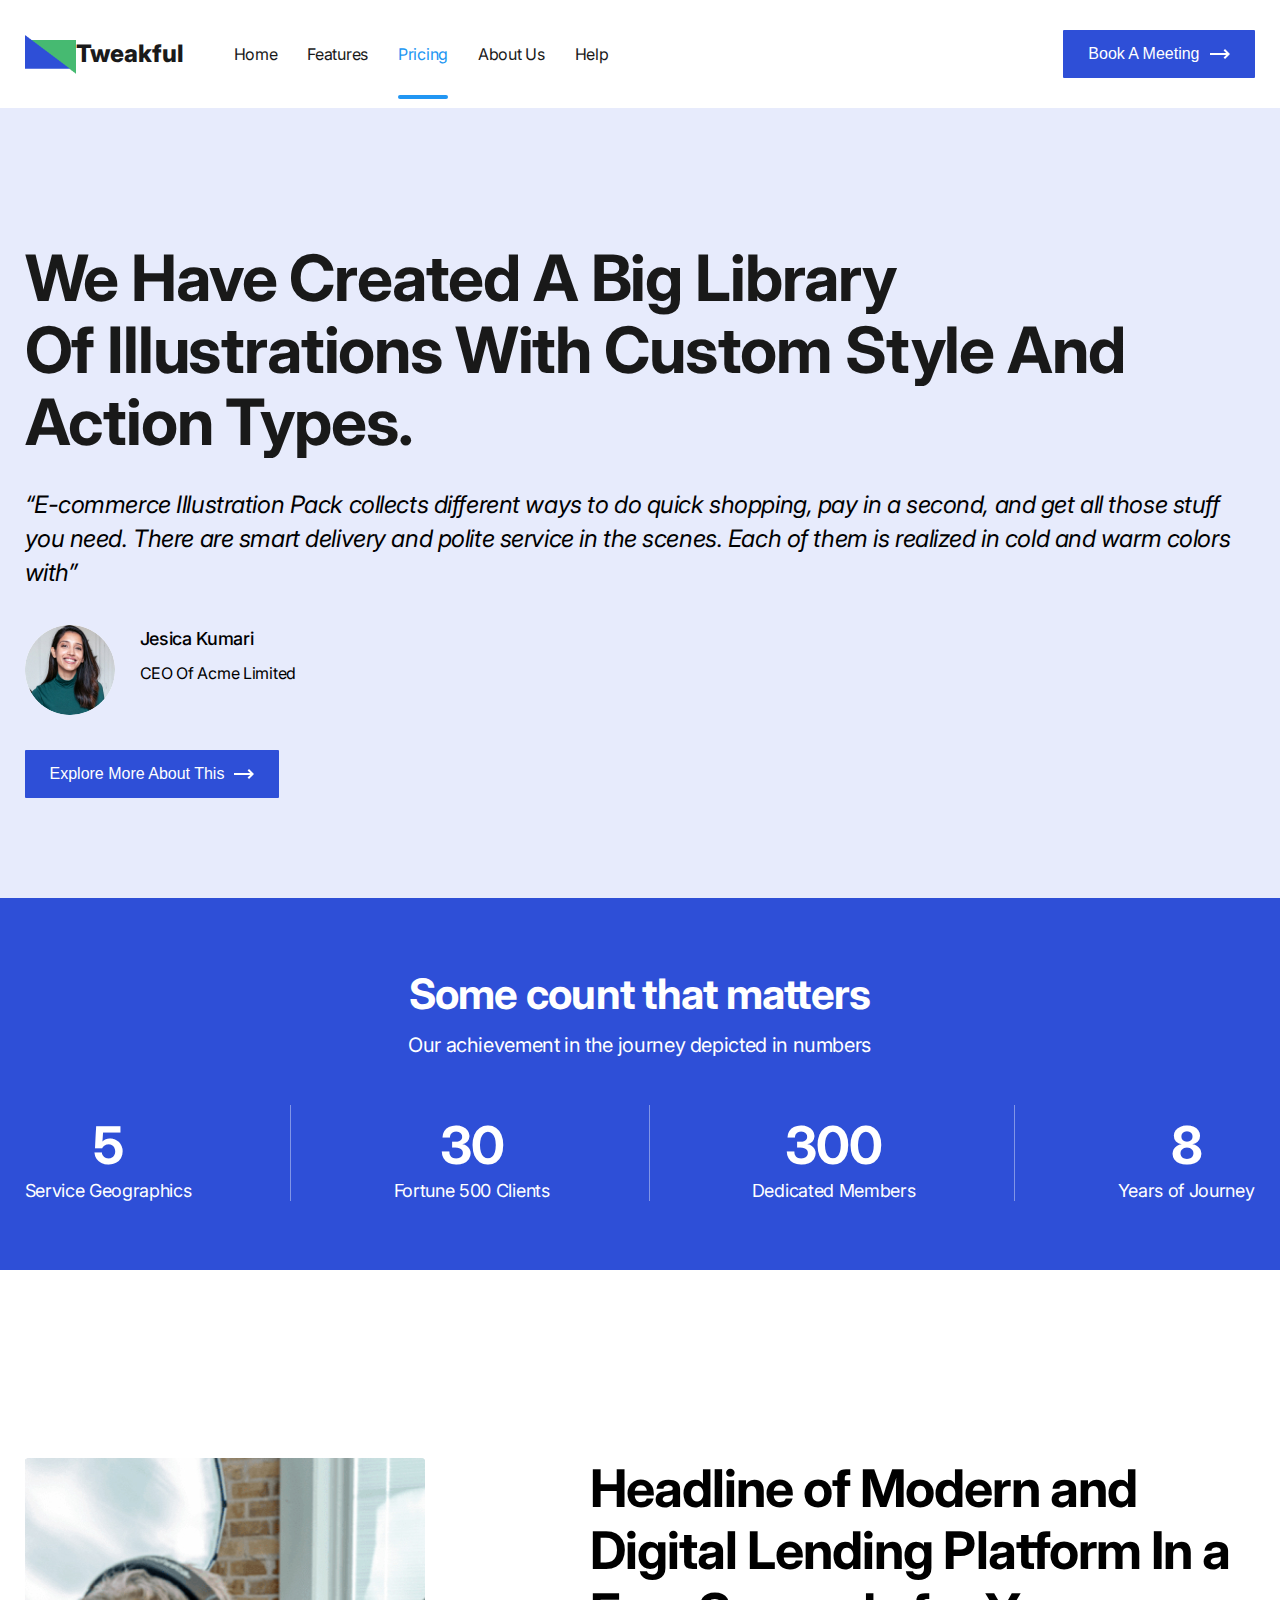
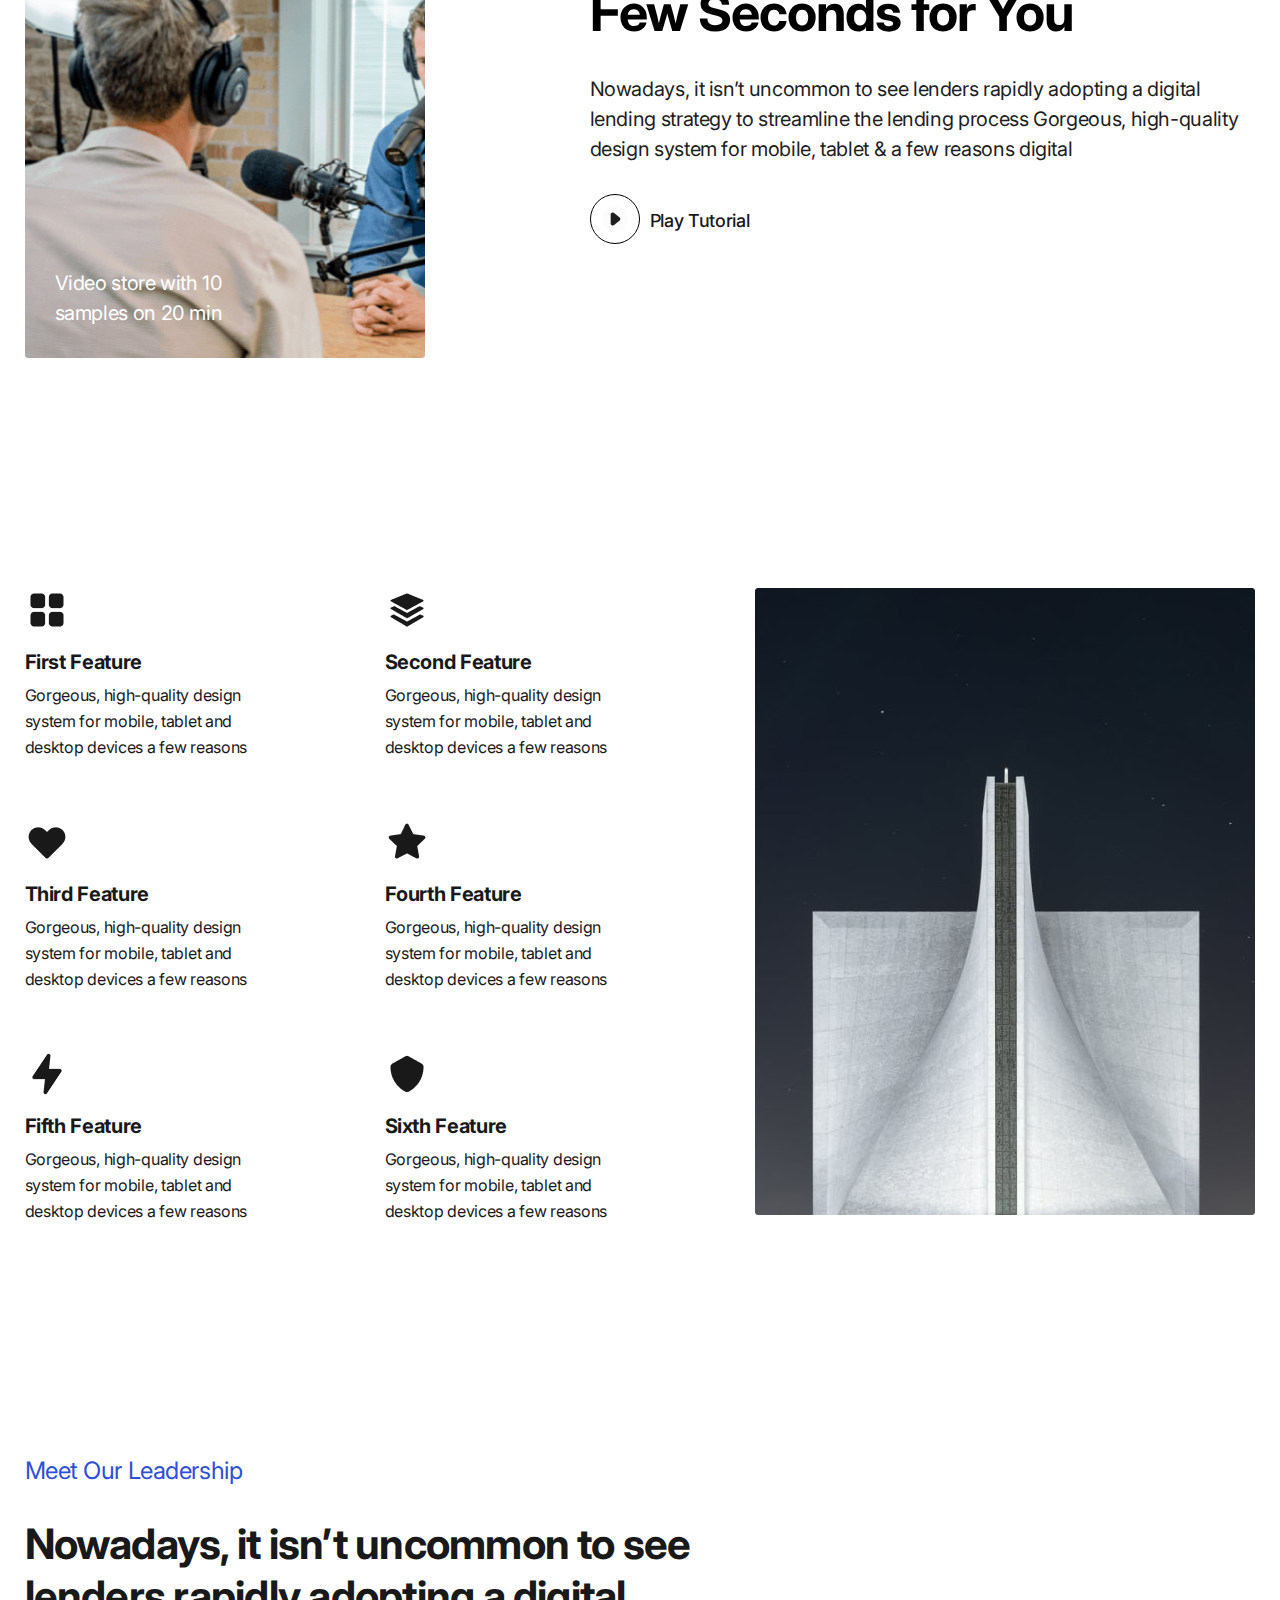
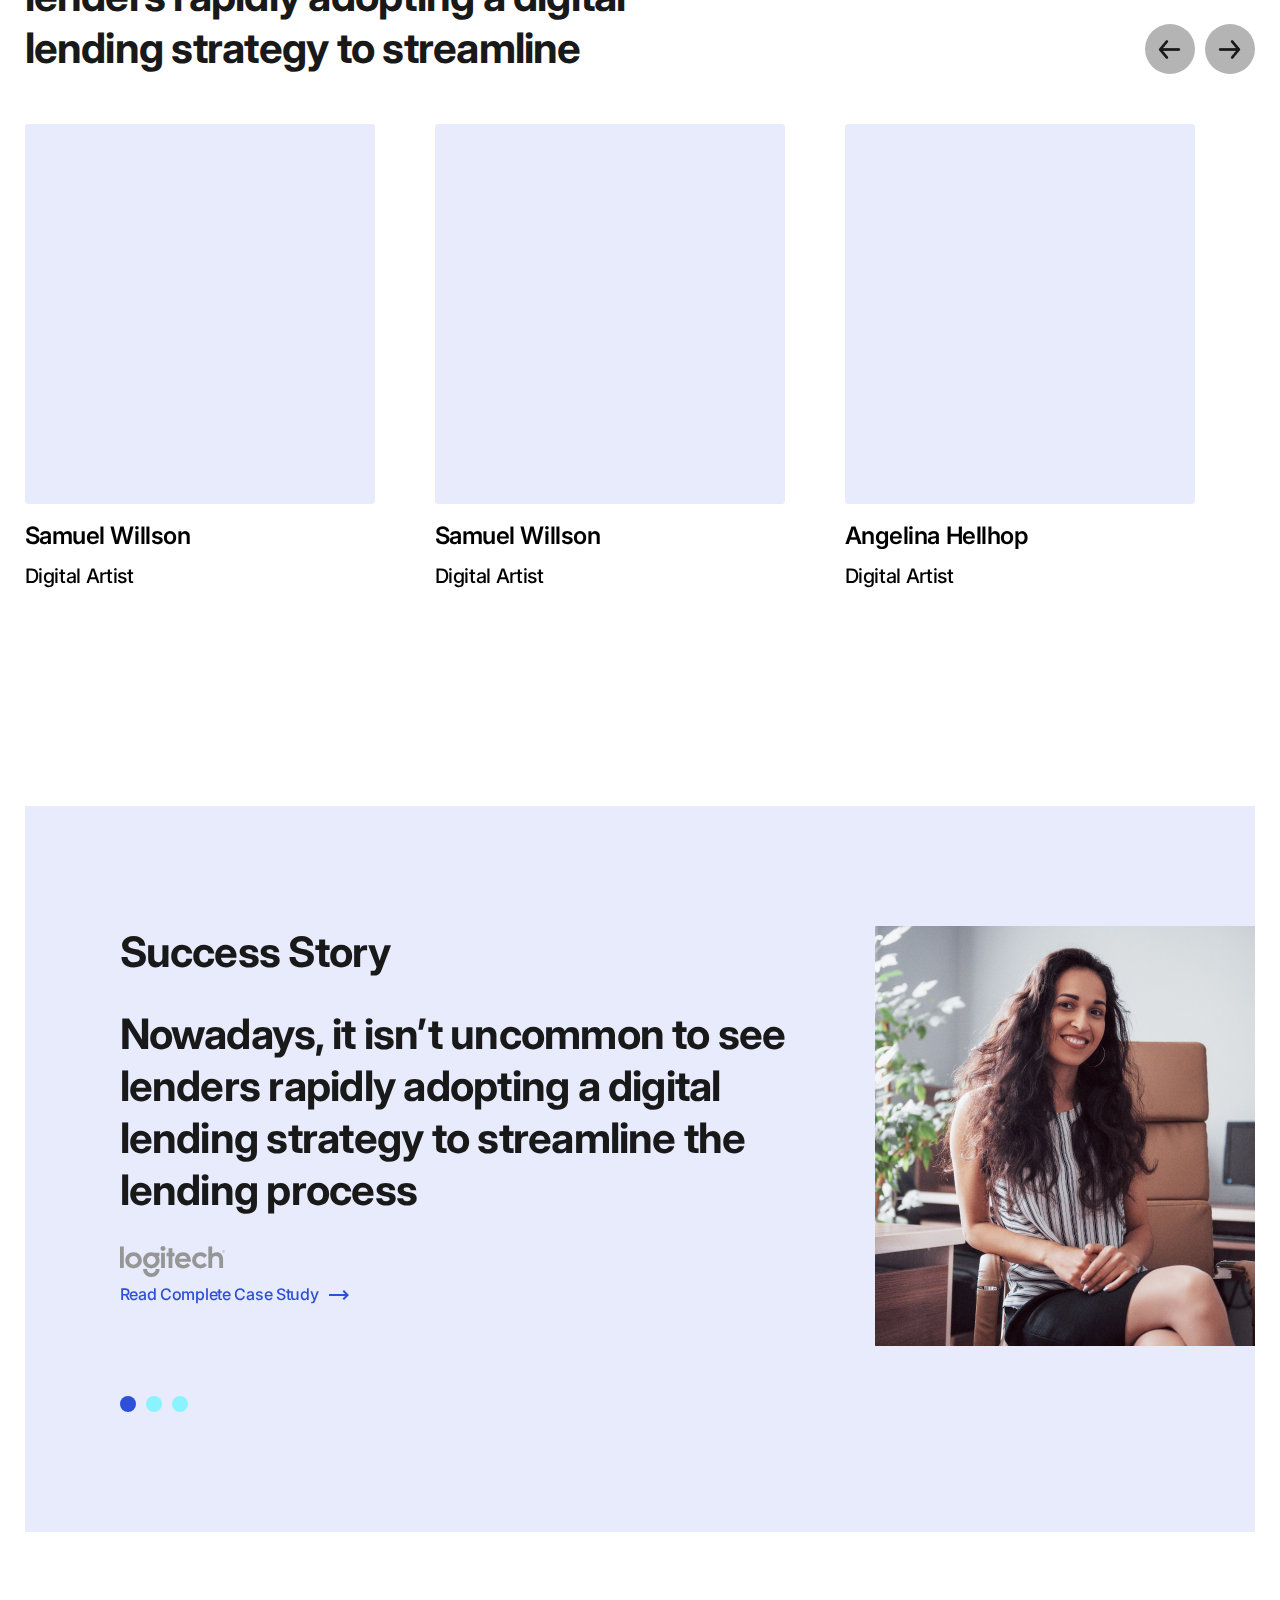
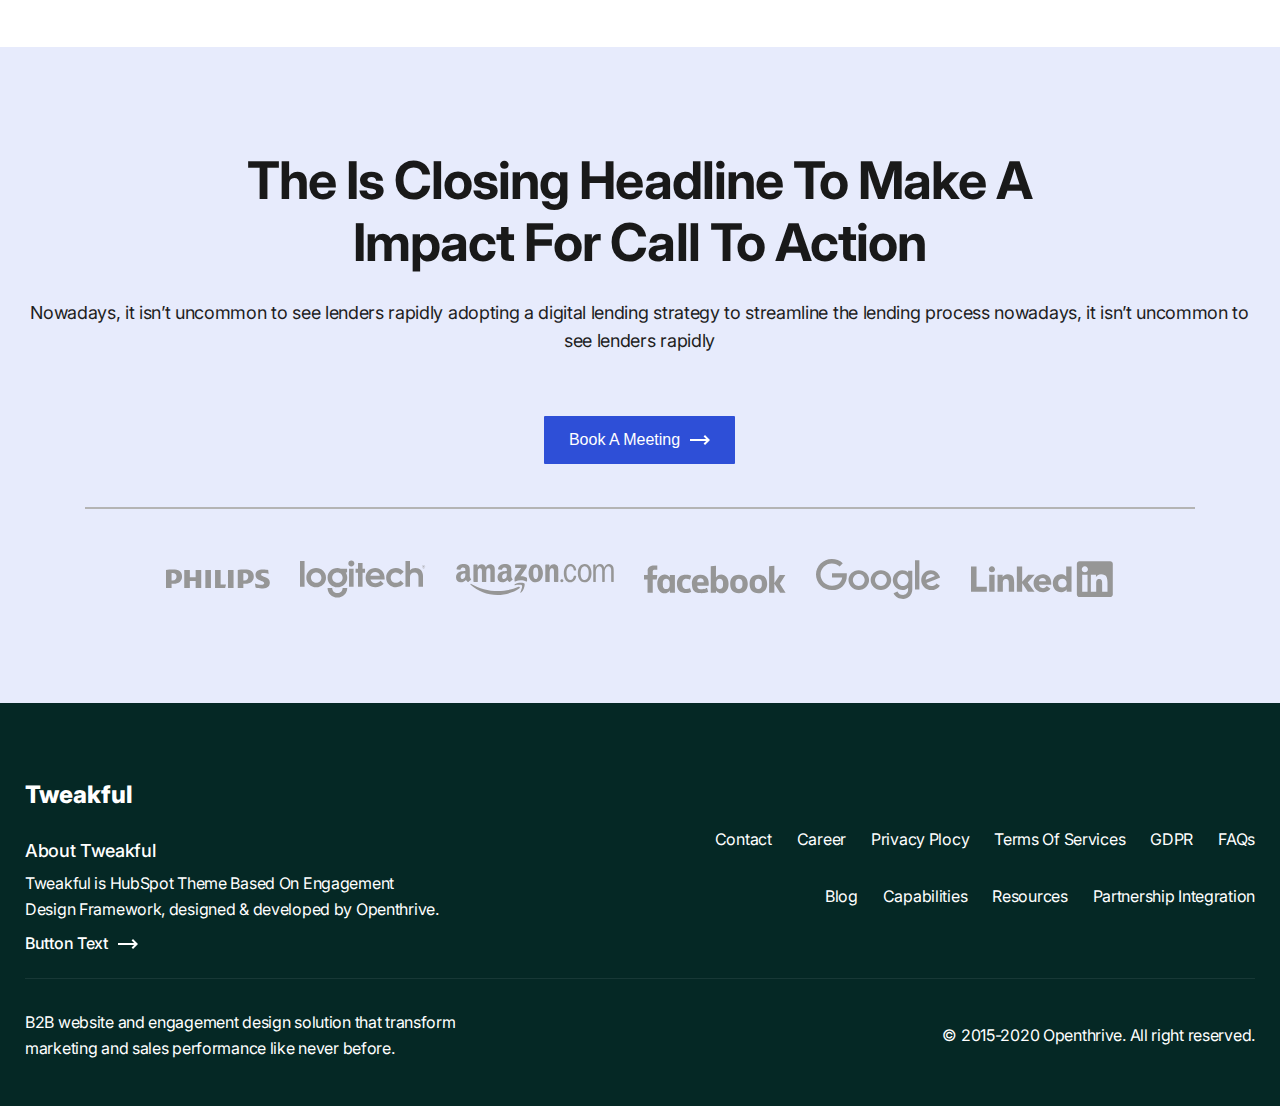
<file: styles/service.html>
<!DOCTYPE html>
<html lang="en">
<head>
    <meta charset="UTF-8">
    <meta name="viewport" content="width=device-width, initial-scale=1.0">
    <link rel="preconnect" href="https://fonts.googleapis.com">
<link rel="preconnect" href="https://fonts.gstatic.com" crossorigin>
<link href="https://fonts.googleapis.com/css2?family=Blinker&family=DM+Sans:opsz@9..40&family=Inter:wght@400;700;800&family=Merriweather:wght@900&family=Montserrat:wght@400;700&family=Open+Sans:wght@400;500;700;800&family=PT+Sans:ital,wght@0,400;0,700;1,400&family=Roboto:wght@400;700&family=Rubik:ital,wght@0,400;0,500;1,700&display=swap"
 rel="stylesheet">
 <script src="https://cdn.jsdelivr.net/npm/swiper@11/swiper-bundle.min.js"></script>
 <link rel="stylesheet" href="https://cdn.jsdelivr.net/npm/swiper@11/swiper-bundle.min.css">
 <link rel="stylesheet" href="/components/main.css">
    <title>Tweakful</title>
</head>
<body>
   <div class="wrapper">
    <header class="header">
        <div class="header__container">
            <div class="header__content">
                <div class="header__logo">
                    <a class="logo-name" href="">
                        <img  class='logo-img' src="/img/1l/hlogo.png" alt="logo">Tweakful
                    </a>
                    <div class="list-menu">
                    <ul class="menu-list">
<li class="menu-item">
<a href="./index.html">Home</a>
</li>
<li class="menu-item">
    <a href="./home2.html">Features</a>
    </li>
    <li class="menu-item">
        <a href="./service.html" class="home-active">Pricing</a>
        </li>
        <li class="menu-item">
            <a href="./servisall.html">About Us</a>
            </li>
            <li class="menu-item">
                <a href="./contact.html">Help</a>
                </li>
                    </ul></div></div>
                    <div class="menu-btn">
                        <button class="button header-btn" type="button">
Book A Meeting <svg class="header-svg" xmlns="http://www.w3.org/2000/svg" width="20" height="10" viewBox="0 0 20 10" fill="none">
    <path d="M16.17 6L13.59 8.59L15 10L20 5L15 0L13.59 1.41L16.17 4H0V6H16.17Z" fill="white"/>
    </svg>
                        </button>
                    </div>
            
        </div>
        </div>
    </header>
    <main class="page">
        <section class="library">
       <div class="library__container">
        <div class="library__content">
            <h1 class="lib-title">We have created a big library<br>
                 of illustrations with custom style and action types.</h1>
                 <p class="lib-text">“E-commerce Illustration Pack collects different ways to do quick shopping, pay in a second, and get all those stuff you need. There are smart delivery and polite service in the scenes.
                     Each of them is realized in cold and warm colors with”</p>
                     <div class="lib-box">
                        <div class="lib-img">
                            <img src="/img/3l/1foto1.jpg" alt="girl foto">
                        </div>
                        <div class="libraris">
                        <div class="lib-name">Jesica Kumari</div>
                        <div class="lib-position">CEO Of Acme Limited</div></div>
                     </div>
                     <button class="button header-btn" type="button">
                        Explore More About This <svg class="header-svg" xmlns="http://www.w3.org/2000/svg" width="20" height="10" viewBox="0 0 20 10" fill="none">
                            <path d="M16.17 6L13.59 8.59L15 10L20 5L15 0L13.59 1.41L16.17 4H0V6H16.17Z" fill="white"/>
                            </svg>
                                                </button>
        </div>
       </div>
        </section>
        <section class="count">
            <div class="count__container">
                <div class="count__content">
                    <h2 class="count-title">Some count that matters</h2>
                    <p class="count-text">Our achievement in the journey depicted in numbers</p>
                    <ul class="count-list">
<li class="count-item">
<div class="count-number">5</div>
<div class="about">Service Geographics</div>
<div class="count-line"></div>
</li>
<li class="count-item">
    <div class="count-number">30</div>
    <div class="about">Fortune 500 Clients</div>
    <div class="count-line"></div>
    </li>
    <li class="count-item">
        <div class="count-number">300</div>
        <div class="about">Dedicated Members</div>
        <div class="count-line"></div>
        </li>
        <li class="count-item">
            <div class="count-number">8</div>
            <div class="about">Years of Journey</div>
            </li>
                    </ul>
                </div>
            </div>

        </section>
        <section class="modern">
<div class="modern__container">
    <div class="modern__content">
        <div class="modern-img">
            <div class="label-img">Video store with 10<br> samples on 20 min</div>
            <img src="/img/3l/3foto3.jpg" alt="sam gay">
        </div>
        <div class="modern-box">
            <h2 class="modern-title">Headline of Modern and Digital Lending Platform In a Few Seconds for You</h2>
        <p class="modern-text">Nowadays, it isn’t uncommon to see lenders rapidly adopting a digital lending strategy to streamline the lending process Gorgeous, high-quality design system for mobile,
             tablet & a few reasons digital</p>
             <div class="modern-video">
                <a href="">
                    <svg  class='video-modern'xmlns="http://www.w3.org/2000/svg" width="26" height="26" viewBox="0 0 26 26" fill="none">
                        <rect opacity="0.01" x="26" y="26" width="26" height="26" transform="rotate(-180 26 26)" fill="#1E1E1E"/>
                        <path d="M8.66673 17.5608L8.66673 8.43911C8.66567 7.70413 9.08714 7.03399 9.75006 6.71661C10.5364 6.34521 11.4656 6.45453 12.1442 6.99828L17.6692 11.5591C18.0871 11.9213 18.3271 12.447 18.3271 12.9999C18.3271 13.5529 18.0871 14.0786 17.6692 14.4408L12.1442 19.0016C11.4656 19.5454 10.5364 19.6547 9.75006 19.2833C9.08714 18.9659 8.66567 18.2958 8.66673 17.5608Z" fill="#1E1E1E"/>
                        </svg>
                </a>
                <div  class='tutorial'>Play Tutorial </div>
             </div>
        </div>
    </div>
</div>
        </section>
        <section class="information">
<div class="information__container">
    <div class="information__content">
        <div class="information-box">
<article class="information-list">
    <div class="infor-img">
        <a href=""><img src="/img/3l/4logo1.png" alt=""></a>
    </div>
    <div class="information-label">First Feature</div>
    <div class="information-text">Gorgeous, high-quality design system for mobile, tablet and desktop devices a few reasons</div>
    </li>
</article>
<article class="information-list">
    <div class="infor-img">
        <a href=""><img src="/img/3l/4logo2.png" alt=""></a>
    </div>
    <div class="information-label">Second Feature</div>
    <div class="information-text">Gorgeous, high-quality design system for mobile, tablet and desktop devices a few reasons</div>
    </li>
</article>
<article class="information-list">
    <div class="infor-img">
        <a href=""><img src="/img/3l/4logo3.png" alt=""></a>
    </div>
    <div class="information-label">Third Feature</div>
    <div class="information-text">Gorgeous, high-quality design system for mobile, tablet and desktop devices a few reasons</div>
    </li>
</article>
<article class="information-list">
    <div class="infor-img">
        <a href=""><img src="/img/3l/4logo4.png" alt=""></a>
    </div>
    <div class="information-label">Fourth Feature</div>
    <div class="information-text">Gorgeous, high-quality design system for mobile, tablet and desktop devices a few reasons</div>
    </li>
</article>
<article class="information-list">
    <div class="infor-img">
        <a href=""><img src="/img/3l/4logo5.png" alt=""></a>
    </div>
    <div class="information-label">Fifth Feature</div>
    <div class="information-text">Gorgeous, high-quality design system for mobile, tablet and desktop devices a few reasons</div>
    </li>
</article>
<article class="information-list">
    <div class="infor-img">
        <a href=""><img src="/img/3l/4logo6.png" alt=""></a>
    </div>
    <div class="information-label">Sixth Feature</div>
    <div class="information-text">Gorgeous, high-quality design system for mobile, tablet and desktop devices a few reasons</div>
    </li>
</article>
        </div>
        <div class="information-img">
            <img src="/img/3l/4foto1-min.jpg" alt="">
        </div>
    </div>
</div>
        </section>
        <section class="lenders">
<div class="lenders__container">
    <div class="lenders__content">
        <div class="lenders-label">Meet Our Leadership</div>
        <h2 class="lenders-title">Nowadays, it isn’t uncommon to see lenders rapidly adopting a digital lending strategy to streamline </h2>
        <div class="reviews-buttons ">
            <button class="review-button-prev" type="button"></button>
            <button class="review-button-next" type="button"></button>
        </div>
        <div class=" lenders-list ">
    <ul class="lenders-list swiper-wrapper">
        <li class="lenders-item swiper-slide">
<div class="lenders-img">
    <img src="/img/3l/5foto1.png" alt="dddd">
    <div class="lenders-name">Samuel Willson</div>
    <div class="lenders-position">Digital Artist</div>
</div>
        </li>
        <li class="lenders-item swiper-slide">
            <div class="lenders-img">
                <img src="/img/3l/5foto1.png" alt="ddd">
                <div class="lenders-name">Angelina Hellhop</div>
                <div class="lenders-position">Digital Artist</div>
            </div>
                    </li>
                    <li class="lenders-item swiper-slide">
                        <div class="lenders-img">
                            <img src="/img/3l/5foto1.png" alt="dddd">
                            <div class="lenders-name">Kyle Generale</div>
                            <div class="lenders-position">Digital Artist</div>
                        </div>
                                </li>
                                <li class="lenders-item swiper-slide">
                                    <div class="lenders-img">
                                        <img src="/img/3l/5foto1.png" alt="ddd">
                                        <div class="lenders-name">Joey Taylor</div>
                                        <div class="lenders-position">Digital Artist</div>
                                    </div>
                                            </li>
                                            <li class="lenders-item swiper-slide">
                                                <div class="lenders-img">
                                                    <img src="/img/3l/5foto1.png" alt="dddd">
                                                    <div class="lenders-name">Samuel Willson</div>
                                                    <div class="lenders-position">Digital Artist</div>
                                                </div>
                                                        </li>
                                                        <li class="lenders-item swiper-slide">
                                                            <div class="lenders-img">
                                                                <img src="/img/3l/5foto1.png" alt="dddd">
                                                                <div class="lenders-name">Samuel Willson</div>
                                                                <div class="lenders-position">Digital Artist</div>
                                                            </div>
                                                                    </li>
    </ul></div>
    </div>
</div>
        </section>
        <section class="swiper">
            <div class="swiper__container">
                <div class="swip__content">
                    <div class="slaider swiper">
                        <ul class="slaider-list swiper-wrapper">
                            <li class="slaider-item swiper-slide">
                   <div class="swip-box">
                    <h2 class="swip-title">Success Story</h2>
                   <p class="swip-text">Nowadays, it isn’t uncommon to see lenders rapidly adopting a digital lending strategy to streamline the lending process</p>
                   <ul class="logos">
                  <li class="logos-item"><a class="swiper-logo" href=""><svg class="svg-l" xmlns="http://www.w3.org/2000/svg" width="105" height="31" viewBox="0 0 105 31" fill="none">
                        <path fill-rule="evenodd" clip-rule="evenodd" d="M52.4114 2.15343H48.6011V6.81313H46.5482V10.1755H48.6011V21.945H52.4114V10.1755H54.4954V6.81313H52.4114V2.15343ZM42.9771 0C41.5777 0 40.4764 1.09151 40.4764 2.50745C40.4764 3.89322 41.5777 4.98532 42.9771 4.98532C44.4351 4.98532 45.537 3.89322 45.537 2.50745C45.537 1.09151 44.4351 0 42.9771 0ZM103.543 6.46029C102.889 6.46029 102.382 5.95862 102.382 5.30916C102.382 4.68973 102.889 4.18806 103.543 4.18806C104.169 4.18806 104.674 4.68973 104.674 5.30916C104.674 5.95862 104.169 6.46029 103.543 6.46029ZM103.543 4.01201C102.8 4.01201 102.205 4.6017 102.205 5.30916C102.205 6.04664 102.8 6.63693 103.543 6.63693C104.258 6.63693 104.853 6.04664 104.853 5.30916C104.853 4.6017 104.258 4.01201 103.543 4.01201ZM58.9286 12.8018C59.4348 10.7961 60.9828 9.67505 62.9768 9.67505C64.9714 9.67505 66.4585 10.766 66.9354 12.8018H58.9286ZM63.0655 6.34149C58.4832 6.34149 55.0003 9.82284 55.0003 14.4535C55.0003 19.0251 58.1857 22.3878 63.1253 22.3878C65.8634 22.3878 68.3045 21.3853 70.0903 19.4967L67.5305 16.9904C66.2802 18.1706 64.9409 19.0251 63.2146 19.0251C61.1319 19.0251 59.5541 17.8449 59.0187 15.8695H70.8929V14.9552C70.8929 9.79266 67.6797 6.34149 63.0655 6.34149ZM96.7862 6.34149C94.9115 6.34149 93.3047 7.0488 92.1735 8.25911V0.413645H88.3633V21.945H92.1735V13.7159C92.1735 11.5336 93.5729 10.0285 95.8935 10.0285C98.0665 10.0285 99.2573 11.3557 99.2573 13.7159V21.945H103.067V13.0376C103.067 8.84954 100.417 6.34149 96.7862 6.34149ZM103.245 5.28016V4.80734H103.543C103.782 4.80734 103.871 4.8967 103.871 5.04434C103.871 5.19154 103.782 5.28016 103.543 5.28016H103.245ZM104.049 5.04434C104.049 4.7495 103.84 4.6307 103.543 4.6307H103.067V5.98747H103.245V5.4568H103.543L103.871 5.98747H104.078L103.722 5.42795C103.931 5.39718 104.049 5.28016 104.049 5.04434ZM80.3575 9.99948C81.9646 9.99948 83.2747 10.825 84.2866 11.9763L86.9352 9.3802C85.4475 7.52162 83.0957 6.34149 80.418 6.34149C75.8051 6.34149 72.1732 9.82284 72.1732 14.3642C72.1732 18.9069 75.8051 22.3878 80.418 22.3878C83.0957 22.3878 85.4475 21.2073 86.9352 19.3507L84.2866 16.7546C83.3044 17.8753 81.9646 18.7302 80.3284 18.7302C77.8872 18.7302 76.012 16.8428 76.012 14.3642C76.012 11.8863 77.8872 9.99948 80.3575 9.99948ZM41.1018 21.945H44.9121V6.81313H41.1018V21.945ZM13.542 18.7302C11.1009 18.7302 9.16585 16.8138 9.16585 14.3353C9.16585 11.8863 11.1009 9.99948 13.542 9.99948C16.0118 9.99948 17.9467 11.8863 17.9467 14.3642C17.9467 16.8428 16.0118 18.7302 13.542 18.7302ZM13.542 6.34149C8.92808 6.34149 5.29729 9.82284 5.29729 14.3642C5.29729 18.9069 8.92808 22.3878 13.542 22.3878C18.1548 22.3878 21.7855 18.9069 21.7855 14.3642C21.7855 9.82284 18.1548 6.34149 13.542 6.34149ZM0 21.945H3.81021V0.413645H0V21.945ZM31.3396 18.7302C28.8997 18.7302 26.9648 16.8138 26.9648 14.3353C26.9648 11.8863 28.8997 9.99948 31.3396 9.99948C33.8101 9.99948 35.745 11.8863 35.745 14.3642C35.745 16.8428 33.8101 18.7302 31.3396 18.7302ZM39.4353 9.82284V6.81313H34.0772C33.215 6.51947 32.2926 6.34149 31.3396 6.34149C26.7269 6.34149 23.0963 9.82284 23.0963 14.3642C23.0963 18.9069 26.7269 22.3878 31.3396 22.3878C35.9525 22.3878 39.5845 18.9069 39.5845 14.3642C39.5845 12.8306 39.167 11.3268 38.334 10.2057L39.4353 9.82284ZM31.3396 27.3136C28.8997 27.3136 26.9649 25.4263 26.9649 22.9781H23.0963C23.0963 27.5206 26.7269 31 31.3396 31C35.9525 31 39.5845 27.5206 39.5845 22.9781H35.7145C35.7145 25.4263 33.7795 27.3136 31.3396 27.3136Z" fill="#969696"/>
                        </svg></a></li>
                       <li class="logos-item"><a class="swiper-btn" href="">
                            Read Complete Case Study<svg class="header-svg" xmlns="http://www.w3.org/2000/svg" width="20" height="10" viewBox="0 0 20 10" fill="none">
                                <path d="M16.17 6L13.59 8.59L15 10L20 5L15 0L13.59 1.41L16.17 4H0V6H16.17Z" fill="#2E4FD7"/>
                                </svg>
                        </a></li></ul>
                </div>
                <div class="swip-img">
                    <img src="/img/1l/5image1.jpg" alt="woman foto">
                </div></li>
                <li class="slaider-item swiper-slide">
                    <div class="swip-box">
                     <h2 class="swip-title">Success Story</h2>
                    <p class="swip-text">Nowadays, it isn’t uncommon to see lenders rapidly adopting a digital lending strategy to streamline the lending process</p>
                    <ul class="logos">
                   <li class="logos-item"><a class="swiper-logo" href=""><svg class="svg-l" xmlns="http://www.w3.org/2000/svg" width="105" height="31" viewBox="0 0 105 31" fill="none">
                         <path fill-rule="evenodd" clip-rule="evenodd" d="M52.4114 2.15343H48.6011V6.81313H46.5482V10.1755H48.6011V21.945H52.4114V10.1755H54.4954V6.81313H52.4114V2.15343ZM42.9771 0C41.5777 0 40.4764 1.09151 40.4764 2.50745C40.4764 3.89322 41.5777 4.98532 42.9771 4.98532C44.4351 4.98532 45.537 3.89322 45.537 2.50745C45.537 1.09151 44.4351 0 42.9771 0ZM103.543 6.46029C102.889 6.46029 102.382 5.95862 102.382 5.30916C102.382 4.68973 102.889 4.18806 103.543 4.18806C104.169 4.18806 104.674 4.68973 104.674 5.30916C104.674 5.95862 104.169 6.46029 103.543 6.46029ZM103.543 4.01201C102.8 4.01201 102.205 4.6017 102.205 5.30916C102.205 6.04664 102.8 6.63693 103.543 6.63693C104.258 6.63693 104.853 6.04664 104.853 5.30916C104.853 4.6017 104.258 4.01201 103.543 4.01201ZM58.9286 12.8018C59.4348 10.7961 60.9828 9.67505 62.9768 9.67505C64.9714 9.67505 66.4585 10.766 66.9354 12.8018H58.9286ZM63.0655 6.34149C58.4832 6.34149 55.0003 9.82284 55.0003 14.4535C55.0003 19.0251 58.1857 22.3878 63.1253 22.3878C65.8634 22.3878 68.3045 21.3853 70.0903 19.4967L67.5305 16.9904C66.2802 18.1706 64.9409 19.0251 63.2146 19.0251C61.1319 19.0251 59.5541 17.8449 59.0187 15.8695H70.8929V14.9552C70.8929 9.79266 67.6797 6.34149 63.0655 6.34149ZM96.7862 6.34149C94.9115 6.34149 93.3047 7.0488 92.1735 8.25911V0.413645H88.3633V21.945H92.1735V13.7159C92.1735 11.5336 93.5729 10.0285 95.8935 10.0285C98.0665 10.0285 99.2573 11.3557 99.2573 13.7159V21.945H103.067V13.0376C103.067 8.84954 100.417 6.34149 96.7862 6.34149ZM103.245 5.28016V4.80734H103.543C103.782 4.80734 103.871 4.8967 103.871 5.04434C103.871 5.19154 103.782 5.28016 103.543 5.28016H103.245ZM104.049 5.04434C104.049 4.7495 103.84 4.6307 103.543 4.6307H103.067V5.98747H103.245V5.4568H103.543L103.871 5.98747H104.078L103.722 5.42795C103.931 5.39718 104.049 5.28016 104.049 5.04434ZM80.3575 9.99948C81.9646 9.99948 83.2747 10.825 84.2866 11.9763L86.9352 9.3802C85.4475 7.52162 83.0957 6.34149 80.418 6.34149C75.8051 6.34149 72.1732 9.82284 72.1732 14.3642C72.1732 18.9069 75.8051 22.3878 80.418 22.3878C83.0957 22.3878 85.4475 21.2073 86.9352 19.3507L84.2866 16.7546C83.3044 17.8753 81.9646 18.7302 80.3284 18.7302C77.8872 18.7302 76.012 16.8428 76.012 14.3642C76.012 11.8863 77.8872 9.99948 80.3575 9.99948ZM41.1018 21.945H44.9121V6.81313H41.1018V21.945ZM13.542 18.7302C11.1009 18.7302 9.16585 16.8138 9.16585 14.3353C9.16585 11.8863 11.1009 9.99948 13.542 9.99948C16.0118 9.99948 17.9467 11.8863 17.9467 14.3642C17.9467 16.8428 16.0118 18.7302 13.542 18.7302ZM13.542 6.34149C8.92808 6.34149 5.29729 9.82284 5.29729 14.3642C5.29729 18.9069 8.92808 22.3878 13.542 22.3878C18.1548 22.3878 21.7855 18.9069 21.7855 14.3642C21.7855 9.82284 18.1548 6.34149 13.542 6.34149ZM0 21.945H3.81021V0.413645H0V21.945ZM31.3396 18.7302C28.8997 18.7302 26.9648 16.8138 26.9648 14.3353C26.9648 11.8863 28.8997 9.99948 31.3396 9.99948C33.8101 9.99948 35.745 11.8863 35.745 14.3642C35.745 16.8428 33.8101 18.7302 31.3396 18.7302ZM39.4353 9.82284V6.81313H34.0772C33.215 6.51947 32.2926 6.34149 31.3396 6.34149C26.7269 6.34149 23.0963 9.82284 23.0963 14.3642C23.0963 18.9069 26.7269 22.3878 31.3396 22.3878C35.9525 22.3878 39.5845 18.9069 39.5845 14.3642C39.5845 12.8306 39.167 11.3268 38.334 10.2057L39.4353 9.82284ZM31.3396 27.3136C28.8997 27.3136 26.9649 25.4263 26.9649 22.9781H23.0963C23.0963 27.5206 26.7269 31 31.3396 31C35.9525 31 39.5845 27.5206 39.5845 22.9781H35.7145C35.7145 25.4263 33.7795 27.3136 31.3396 27.3136Z" fill="#969696"/>
                         </svg></a></li>
                        <li class="logos-item"><a class="swiper-btn" href="">
                             Read Complete Case Study<svg class="header-svg" xmlns="http://www.w3.org/2000/svg" width="20" height="10" viewBox="0 0 20 10" fill="none">
                                 <path d="M16.17 6L13.59 8.59L15 10L20 5L15 0L13.59 1.41L16.17 4H0V6H16.17Z" fill="#2E4FD7"/>
                                 </svg>
                         </a></li></ul>
                 </div>
                 <div class="swip-img">
                     <img src="/img/1l/5image1.jpg" alt="woman foto">
                 </div></li>
                 <li class="slaider-item swiper-slide">
                    <div class="swip-box">
                     <h2 class="swip-title">Success Story</h2>
                    <p class="swip-text">Nowadays, it isn’t uncommon to see lenders rapidly adopting a digital lending strategy to streamline the lending process</p>
                    <ul class="logos">
                   <li class="logos-item"><a class="swiper-logo" href=""><svg class="svg-l" xmlns="http://www.w3.org/2000/svg" width="105" height="31" viewBox="0 0 105 31" fill="none">
                         <path fill-rule="evenodd" clip-rule="evenodd" d="M52.4114 2.15343H48.6011V6.81313H46.5482V10.1755H48.6011V21.945H52.4114V10.1755H54.4954V6.81313H52.4114V2.15343ZM42.9771 0C41.5777 0 40.4764 1.09151 40.4764 2.50745C40.4764 3.89322 41.5777 4.98532 42.9771 4.98532C44.4351 4.98532 45.537 3.89322 45.537 2.50745C45.537 1.09151 44.4351 0 42.9771 0ZM103.543 6.46029C102.889 6.46029 102.382 5.95862 102.382 5.30916C102.382 4.68973 102.889 4.18806 103.543 4.18806C104.169 4.18806 104.674 4.68973 104.674 5.30916C104.674 5.95862 104.169 6.46029 103.543 6.46029ZM103.543 4.01201C102.8 4.01201 102.205 4.6017 102.205 5.30916C102.205 6.04664 102.8 6.63693 103.543 6.63693C104.258 6.63693 104.853 6.04664 104.853 5.30916C104.853 4.6017 104.258 4.01201 103.543 4.01201ZM58.9286 12.8018C59.4348 10.7961 60.9828 9.67505 62.9768 9.67505C64.9714 9.67505 66.4585 10.766 66.9354 12.8018H58.9286ZM63.0655 6.34149C58.4832 6.34149 55.0003 9.82284 55.0003 14.4535C55.0003 19.0251 58.1857 22.3878 63.1253 22.3878C65.8634 22.3878 68.3045 21.3853 70.0903 19.4967L67.5305 16.9904C66.2802 18.1706 64.9409 19.0251 63.2146 19.0251C61.1319 19.0251 59.5541 17.8449 59.0187 15.8695H70.8929V14.9552C70.8929 9.79266 67.6797 6.34149 63.0655 6.34149ZM96.7862 6.34149C94.9115 6.34149 93.3047 7.0488 92.1735 8.25911V0.413645H88.3633V21.945H92.1735V13.7159C92.1735 11.5336 93.5729 10.0285 95.8935 10.0285C98.0665 10.0285 99.2573 11.3557 99.2573 13.7159V21.945H103.067V13.0376C103.067 8.84954 100.417 6.34149 96.7862 6.34149ZM103.245 5.28016V4.80734H103.543C103.782 4.80734 103.871 4.8967 103.871 5.04434C103.871 5.19154 103.782 5.28016 103.543 5.28016H103.245ZM104.049 5.04434C104.049 4.7495 103.84 4.6307 103.543 4.6307H103.067V5.98747H103.245V5.4568H103.543L103.871 5.98747H104.078L103.722 5.42795C103.931 5.39718 104.049 5.28016 104.049 5.04434ZM80.3575 9.99948C81.9646 9.99948 83.2747 10.825 84.2866 11.9763L86.9352 9.3802C85.4475 7.52162 83.0957 6.34149 80.418 6.34149C75.8051 6.34149 72.1732 9.82284 72.1732 14.3642C72.1732 18.9069 75.8051 22.3878 80.418 22.3878C83.0957 22.3878 85.4475 21.2073 86.9352 19.3507L84.2866 16.7546C83.3044 17.8753 81.9646 18.7302 80.3284 18.7302C77.8872 18.7302 76.012 16.8428 76.012 14.3642C76.012 11.8863 77.8872 9.99948 80.3575 9.99948ZM41.1018 21.945H44.9121V6.81313H41.1018V21.945ZM13.542 18.7302C11.1009 18.7302 9.16585 16.8138 9.16585 14.3353C9.16585 11.8863 11.1009 9.99948 13.542 9.99948C16.0118 9.99948 17.9467 11.8863 17.9467 14.3642C17.9467 16.8428 16.0118 18.7302 13.542 18.7302ZM13.542 6.34149C8.92808 6.34149 5.29729 9.82284 5.29729 14.3642C5.29729 18.9069 8.92808 22.3878 13.542 22.3878C18.1548 22.3878 21.7855 18.9069 21.7855 14.3642C21.7855 9.82284 18.1548 6.34149 13.542 6.34149ZM0 21.945H3.81021V0.413645H0V21.945ZM31.3396 18.7302C28.8997 18.7302 26.9648 16.8138 26.9648 14.3353C26.9648 11.8863 28.8997 9.99948 31.3396 9.99948C33.8101 9.99948 35.745 11.8863 35.745 14.3642C35.745 16.8428 33.8101 18.7302 31.3396 18.7302ZM39.4353 9.82284V6.81313H34.0772C33.215 6.51947 32.2926 6.34149 31.3396 6.34149C26.7269 6.34149 23.0963 9.82284 23.0963 14.3642C23.0963 18.9069 26.7269 22.3878 31.3396 22.3878C35.9525 22.3878 39.5845 18.9069 39.5845 14.3642C39.5845 12.8306 39.167 11.3268 38.334 10.2057L39.4353 9.82284ZM31.3396 27.3136C28.8997 27.3136 26.9649 25.4263 26.9649 22.9781H23.0963C23.0963 27.5206 26.7269 31 31.3396 31C35.9525 31 39.5845 27.5206 39.5845 22.9781H35.7145C35.7145 25.4263 33.7795 27.3136 31.3396 27.3136Z" fill="#969696"/>
                         </svg></a></li>
                        <li class="logos-item"><a class="swiper-btn" href="">
                             Read Complete Case Study<svg class="header-svg" xmlns="http://www.w3.org/2000/svg" width="20" height="10" viewBox="0 0 20 10" fill="none">
                                 <path d="M16.17 6L13.59 8.59L15 10L20 5L15 0L13.59 1.41L16.17 4H0V6H16.17Z" fill="#2E4FD7"/>
                                 </svg>
                         </a></li></ul>
                 </div>
                 <div class="swip-img">
                     <img src="/img/1l/5image1.jpg" alt="woman foto">
                 </div></li></ul>
                </div>
                <div class="review-dots"></div></div>
            </div>
                    </section>
        <section class="action">
            <div class="action__container">
                <div class="action__content">
                    <h2 class="action-title">The Is Closing Headline To Make A<br> Impact For Call To Action</h2>
                    <p class="action-text">Nowadays, it isn’t uncommon to see lenders rapidly adopting a digital lending strategy to streamline the lending process nowadays,
                         it isn’t uncommon to see lenders rapidly</p>
                         <button class="button btn-heat" type="button">
                            Book A Meeting <svg class="header-svg" xmlns="http://www.w3.org/2000/svg" width="20" height="10" viewBox="0 0 20 10" fill="none">
                                <path d="M16.17 6L13.59 8.59L15 10L20 5L15 0L13.59 1.41L16.17 4H0V6H16.17Z" fill="white"/>
                                </svg>
                                                    </button>
                                                    <div class="line"></div>
                                                    <ul class="action-list">
                                                        <li class="action-item">
                                                            <a href=""><svg  class="svg-2"xmlns="http://www.w3.org/2000/svg" width="104" height="20" viewBox="0 0 104 20" fill="none">
                                                                <path fill-rule="evenodd" clip-rule="evenodd" d="M35.2265 0.882052H29.6493V8.13022H23.8409V0.882052H18.2614V19.1192H23.8409V11.9447H29.6493V19.1192H35.2265V0.882052ZM54.6376 15.4558V0.882052H49.0578V19.1192H59.1462L59.9855 15.4558H54.6376ZM39.3537 19.1192H44.9319V0.882052H39.3537V19.1192ZM61.9735 19.1192H67.5507V0.882052H61.9735V19.1192ZM95.0596 5.5352C95.0596 4.54421 96.054 4.08507 97.6578 4.08507C99.4153 4.08507 101.327 4.46711 102.624 5.00335L102.168 1.03436C100.715 0.729727 99.4153 0.5 97.0472 0.5C92.5386 0.5 89.4823 2.27483 89.4823 5.9956C89.4823 12.4029 98.1959 11.1073 98.1959 14.0828C98.1959 15.2264 97.3525 15.8353 95.2886 15.8353C93.4579 15.8353 90.6272 15.2264 88.948 14.3874L89.5599 18.5861C91.2401 19.1954 93.5321 19.5 95.3671 19.5C100.027 19.5 103.849 17.9734 103.849 13.3939C103.849 7.29153 95.0596 8.4361 95.0596 5.5352ZM79.3214 14.7694C84.5145 14.7694 87.801 12.097 87.801 7.44385C87.801 2.33124 84.2868 0.5 78.5544 0.5C76.3393 0.5 73.6632 0.652316 71.7528 0.882043V19.1192H77.3338V14.7694H79.3214ZM82.2976 7.52001C82.2976 9.8853 81.1543 11.4877 78.2494 11.4877H77.3338V3.95375C77.6577 3.93495 77.963 3.93495 78.2494 3.93495C80.9994 3.93495 82.2976 5.23088 82.2976 7.52001ZM7.56489 14.7694C12.7605 14.7694 16.0457 12.097 16.0457 7.44385C16.0457 2.33124 12.5302 0.5 6.80067 0.5C4.58372 0.5 1.90913 0.652316 0 0.882043V19.1192H5.57692V14.7694H7.56489ZM10.5462 7.52001C10.5462 9.8853 9.39904 11.4877 6.49546 11.4877H5.57702V3.95375C5.90369 3.93495 6.209 3.93495 6.49546 3.93495C9.24419 3.93495 10.5462 5.23088 10.5462 7.52001Z" fill="#969696"/>
                                                                </svg></a>
                                                        </li>
                                                        <li class="action-item">
                                                            <a href=""><svg  class="svg-2"xmlns="http://www.w3.org/2000/svg" width="126" height="38" viewBox="0 0 126 38" fill="none">
                                                                <path fill-rule="evenodd" clip-rule="evenodd" d="M62.5555 3.07022H58.0078V8.6318H55.5575V12.645H58.0078V26.6924H62.5555V12.645H65.0428V8.6318H62.5555V3.07022ZM51.2953 0.5C49.625 0.5 48.3105 1.80277 48.3105 3.49277C48.3105 5.14674 49.625 6.45022 51.2953 6.45022C53.0354 6.45022 54.3507 5.14674 54.3507 3.49277C54.3507 1.80277 53.0354 0.5 51.2953 0.5ZM123.583 8.21066C122.803 8.21066 122.198 7.6119 122.198 6.83674C122.198 6.09742 122.803 5.49865 123.583 5.49865C124.33 5.49865 124.933 6.09742 124.933 6.83674C124.933 7.6119 124.33 8.21066 123.583 8.21066ZM123.583 5.28853C122.696 5.28853 121.986 5.99236 121.986 6.83674C121.986 7.71696 122.696 8.4215 123.583 8.4215C124.437 8.4215 125.147 7.71696 125.147 6.83674C125.147 5.99236 124.437 5.28853 123.583 5.28853ZM70.3342 15.7795C70.9383 13.3857 72.7859 12.0476 75.1659 12.0476C77.5465 12.0476 79.3214 13.3497 79.8906 15.7795H70.3342ZM75.2717 8.06888C69.8026 8.06888 65.6456 12.224 65.6456 17.751C65.6456 23.2073 69.4475 27.2209 75.3431 27.2209C78.6112 27.2209 81.5248 26.0244 83.6562 23.7703L80.601 20.7789C79.1087 22.1874 77.5102 23.2073 75.4497 23.2073C72.9639 23.2073 71.0807 21.7988 70.4416 19.441H84.6142V18.3498C84.6142 12.188 80.779 8.06888 75.2717 8.06888ZM115.519 8.06888C113.281 8.06888 111.364 8.91308 110.013 10.3576V0.993704H105.466V26.6924H110.013V16.8706C110.013 14.2659 111.684 12.4695 114.454 12.4695C117.047 12.4695 118.468 14.0535 118.468 16.8706V26.6924H123.015V16.061C123.015 11.0623 119.852 8.06888 115.519 8.06888ZM123.228 6.80213V6.2378H123.583C123.868 6.2378 123.975 6.34445 123.975 6.52067C123.975 6.69636 123.868 6.80213 123.583 6.80213H123.228ZM124.187 6.52067C124.187 6.16876 123.938 6.02697 123.583 6.02697H123.015V7.64633H123.228V7.01296H123.583L123.975 7.64633H124.222L123.797 6.97853C124.046 6.9418 124.187 6.80213 124.187 6.52067ZM95.9106 12.4349C97.8287 12.4349 99.3923 13.4202 100.6 14.7943L103.761 11.6957C101.986 9.47741 99.1787 8.06888 95.9828 8.06888C90.4771 8.06888 86.1421 12.224 86.1421 17.6443C86.1421 23.0663 90.4771 27.2209 95.9828 27.2209C99.1787 27.2209 101.986 25.812 103.761 23.596L100.6 20.4974C99.4278 21.835 97.8287 22.8554 95.8759 22.8554C92.9621 22.8554 90.724 20.6027 90.724 17.6443C90.724 14.6869 92.9621 12.4349 95.9106 12.4349ZM49.0569 26.6924H53.6048V8.6318H49.0569V26.6924ZM16.163 22.8554C13.2494 22.8554 10.9399 20.5681 10.9399 17.6099C10.9399 14.6869 13.2494 12.4349 16.163 12.4349C19.1109 12.4349 21.4203 14.6869 21.4203 17.6443C21.4203 20.6027 19.1109 22.8554 16.163 22.8554ZM16.163 8.06888C10.6561 8.06888 6.32254 12.224 6.32254 17.6443C6.32254 23.0663 10.6561 27.2209 16.163 27.2209C21.6687 27.2209 26.002 23.0663 26.002 17.6443C26.002 12.224 21.6687 8.06888 16.163 8.06888ZM0 26.6924H4.54767V0.993704H0V26.6924ZM37.4053 22.8554C34.4932 22.8554 32.1838 20.5681 32.1838 17.6099C32.1838 14.6869 34.4932 12.4349 37.4053 12.4349C40.354 12.4349 42.6633 14.6869 42.6633 17.6443C42.6633 20.6027 40.354 22.8554 37.4053 22.8554ZM47.068 12.224V8.6318H40.6727C39.6436 8.2813 38.5427 8.06888 37.4053 8.06888C31.8998 8.06888 27.5665 12.224 27.5665 17.6443C27.5665 23.0663 31.8998 27.2209 37.4053 27.2209C42.911 27.2209 47.2459 23.0663 47.2459 17.6443C47.2459 15.814 46.7476 14.0191 45.7535 12.681L47.068 12.224ZM37.4053 33.1001C34.4932 33.1001 32.1838 30.8475 32.1838 27.9254H27.5665C27.5665 33.3471 31.8998 37.5 37.4053 37.5C42.911 37.5 47.2459 33.3471 47.2459 27.9254H42.627C42.627 30.8475 40.3175 33.1001 37.4053 33.1001Z" fill="#969696"/>
                                                                </svg></a>
                                                        </li>
                                                        <li class="action-item">
                                                            <a href=""><svg class="svg-2" xmlns="http://www.w3.org/2000/svg" width="158" height="31" viewBox="0 0 158 31" fill="none">
                                                                <path fill-rule="evenodd" clip-rule="evenodd" d="M11.7749 18.0031C12.0109 18.1306 12.3133 18.1179 12.5231 17.9291L12.5306 17.9359C13.1624 17.3704 14.3121 16.3664 14.9586 15.8214C15.2165 15.6098 15.1709 15.2653 14.9691 14.9756C14.9074 14.8899 14.8452 14.806 14.7835 14.7225C14.2658 14.0227 13.7741 13.358 13.7741 12.0251V7.06473C13.7741 6.89399 13.7751 6.7244 13.776 6.55611C13.787 4.65225 13.797 2.91534 12.3819 1.58543C11.1672 0.413511 9.15291 0 7.6124 0C4.59926 0 1.23665 1.13111 0.531582 4.8751C0.456514 5.27272 0.744933 5.48183 1.00426 5.54033L4.07307 5.87439C4.36041 5.85995 4.56837 5.57609 4.62333 5.28934C4.8866 3.99969 5.9609 3.37743 7.16845 3.37743C7.81964 3.37743 8.56062 3.61868 8.94566 4.20445C9.34358 4.79086 9.3373 5.57077 9.33165 6.27177C9.33099 6.35348 9.33034 6.43412 9.33034 6.51326V6.92677C9.04543 6.95888 8.74697 6.98932 8.43959 7.02067C6.76603 7.19135 4.8283 7.38898 3.37662 8.02971C1.39217 8.8914 0 10.6487 0 13.2334C0 16.5415 2.07317 18.1956 4.73934 18.1956C6.99066 18.1956 8.22192 17.6615 9.95962 15.8814C10.0476 16.0094 10.1266 16.1273 10.2009 16.2384C10.6125 16.8532 10.8839 17.2586 11.7749 18.0031ZM9.33047 10.3289C9.33041 10.2751 9.33035 10.2209 9.33035 10.1662V9.47718C7.04024 9.47718 4.62083 9.9705 4.62083 12.682C4.62083 14.0601 5.332 14.9908 6.54637 14.9908C7.43498 14.9908 8.23486 14.4397 8.73807 13.5437C9.33277 12.4893 9.33172 11.498 9.33047 10.3289ZM54.0328 17.9291C53.8231 18.1179 53.521 18.1306 53.2847 18.0031C52.3932 17.258 52.1219 16.8526 51.71 16.2369L51.7098 16.2367C51.6358 16.1261 51.5572 16.0087 51.4697 15.8814C49.7313 17.6615 48.5001 18.1956 46.2491 18.1956C43.5833 18.1956 41.5094 16.5415 41.5094 13.2334C41.5094 10.6487 42.9016 8.8914 44.8864 8.02971C46.3378 7.38897 48.2758 7.19134 49.9497 7.02065C50.2571 6.98931 50.5555 6.95887 50.8405 6.92677V6.51326C50.8405 6.43449 50.8411 6.35424 50.8418 6.27293C50.8473 5.57162 50.8536 4.79118 50.4554 4.20445C50.07 3.61868 49.3298 3.37743 48.6779 3.37743C47.4703 3.37743 46.3967 3.99969 46.1327 5.28934C46.0781 5.57609 45.8698 5.85995 45.5828 5.87439L42.5137 5.54033C42.2547 5.48183 41.9666 5.27272 42.0413 4.8751C42.7468 1.13111 46.109 0 49.1225 0C50.6627 0 52.6769 0.413511 53.8913 1.58543C55.3065 2.91513 55.2964 4.65169 55.2854 6.55518V6.55522C55.2845 6.7238 55.2835 6.89369 55.2835 7.06473V12.0251C55.2835 13.357 55.7751 14.0217 56.2922 14.721L56.2924 14.7212C56.3544 14.8051 56.4168 14.8895 56.4788 14.9756C56.681 15.2653 56.7267 15.6098 56.4684 15.8214C55.8215 16.3664 54.6725 17.3704 54.04 17.9359L54.0328 17.9291ZM50.8404 10.1662L50.8405 10.3271C50.8418 11.4969 50.8428 12.4888 50.2478 13.5437C49.7442 14.4397 48.9447 14.9908 48.0557 14.9908C46.8413 14.9908 46.1305 14.0601 46.1305 12.682C46.1305 9.9705 48.5496 9.47718 50.8404 9.47718V10.1662ZM137.25 17.3866C137.25 17.7066 137.512 17.9641 137.841 17.9742H139.226C139.543 17.9536 139.794 17.7005 139.794 17.3873L139.795 7.96831C139.795 6.52409 139.943 5.11418 140.711 3.97946C141.308 3.08563 142.317 2.31928 143.314 2.2633C144.275 2.31422 145.193 2.95562 145.703 3.94479C146.147 4.80468 146.206 5.9394 146.206 6.90221L146.212 17.3866C146.212 17.7066 146.475 17.9641 146.804 17.9742H148.187C148.477 17.9551 148.711 17.7434 148.751 17.4726V8.55265L148.751 8.38986C148.75 6.81777 148.749 5.58319 149.578 4.21999C150.234 3.12499 151.248 2.31856 152.354 2.2633C153.344 2.3135 154.264 2.99137 154.747 4.08239C155.173 5.04253 155.168 6.14211 155.162 7.20516V7.20649V7.20782V7.20914C155.162 7.32512 155.161 7.44065 155.161 7.55552V17.4668C155.201 17.7492 155.447 17.9648 155.746 17.9742H157.137C157.455 17.9536 157.706 17.7005 157.706 17.3873L157.706 7.55552L157.706 7.37638C157.707 5.79871 157.709 3.96077 156.997 2.56955C156.228 1.05671 154.75 0.0595911 153.214 0.0595911L153.087 0.0613969L152.974 0.0595911C150.8 0.0595911 149.151 1.61938 148.277 3.81623C147.715 1.59121 146.204 0.0595911 144.14 0.0595911L144.022 0.0613969L143.901 0.0595911C141.954 0.0595911 140.414 1.53884 139.588 3.42691V1.04407C139.562 0.741072 139.299 0.505967 138.979 0.505967L137.817 0.506328C137.514 0.52583 137.273 0.755518 137.25 1.04371V17.3866ZM18.0048 17.9699H21.171C21.5086 17.9699 21.7823 17.708 21.7819 17.3816L21.783 8.72022L21.7828 8.51474C21.7797 6.64538 21.7757 4.21565 23.9704 4.21565C25.9889 4.21565 25.9549 6.38147 25.9272 8.14299V8.14314V8.14328V8.14342V8.14357V8.14371V8.14385V8.14399V8.14413C25.9241 8.34252 25.9211 8.53577 25.9211 8.72022L25.9243 17.383C25.9243 17.6961 26.175 17.9493 26.4929 17.9699H29.6554C29.9927 17.9699 30.2664 17.708 30.2664 17.3816V8.72022L30.2663 8.61704L30.2661 8.50346C30.2639 7.58787 30.261 6.35438 30.5616 5.59125C30.8867 4.76567 31.6852 4.24996 32.4534 4.24996C33.3697 4.24996 34.0791 4.55946 34.3154 5.65987C34.435 6.18771 34.4192 7.41149 34.4088 8.22473V8.22489V8.22504V8.2252V8.22535V8.22551V8.22567V8.22582V8.22597C34.4063 8.41877 34.4041 8.58844 34.4041 8.72022L34.4048 17.383C34.4048 17.6961 34.6555 17.9493 34.9734 17.9699H38.1363C38.4732 17.9699 38.7469 17.708 38.7469 17.3816L38.7494 7.06978C38.7494 6.81691 38.7537 6.55902 38.7581 6.29871L38.7581 6.29828C38.7838 4.75341 38.811 3.12304 37.951 1.94621C37.0642 0.708205 35.616 0.158181 34.2859 0.158181C32.4236 0.158181 30.6798 1.12099 29.9115 3.18422C29.0247 1.12099 27.7831 0.158181 25.8029 0.158181C23.8522 0.158181 22.404 1.12099 21.6354 3.18422H21.5761V1.05057C21.5567 0.752626 21.3089 0.517881 21.0004 0.501991L18.0515 0.502713C17.7139 0.502713 17.4405 0.764183 17.4405 1.09102L17.4384 17.4318C17.4625 17.7221 17.7035 17.95 18.0048 17.9699ZM59.1374 3.3861V1.05129C59.1388 0.695926 59.4053 0.459014 59.7261 0.459737L70.1343 0.458653C70.4669 0.458653 70.7341 0.702065 70.7348 1.0484L70.7341 3.05095C70.7316 3.38682 70.4504 3.82525 69.9504 4.52082L64.5591 12.2605C66.5605 12.2136 68.6775 12.5144 70.496 13.5422C70.9058 13.7737 71.0157 14.1172 71.048 14.4538V16.9449C71.048 17.2884 70.6745 17.6856 70.2819 17.4791C67.078 15.7918 62.8268 15.6069 59.2846 17.4993C58.9226 17.6932 58.5436 17.3018 58.5436 16.9583V14.5899C58.5436 14.2111 58.5508 13.5628 58.9308 12.985L65.1773 3.97476L59.7386 3.97404C59.4064 3.97404 59.1395 3.73569 59.1374 3.3861ZM59.013 21.1694C60.934 20.9384 65.1852 20.4271 65.9446 21.4044C66.7048 22.3827 65.101 26.4114 64.3829 28.215L64.3814 28.2188C64.1641 28.7641 64.6303 28.9841 65.121 28.5713C68.3101 25.8891 69.134 20.2686 68.4807 19.4567C67.8327 18.6528 62.2576 17.9587 58.8551 20.3617C58.3318 20.7312 58.422 21.2408 59.0024 21.1707L59.013 21.1694ZM41.4878 31C48.9084 31 57.5265 28.654 63.4705 24.2433C64.4543 23.5135 63.6117 22.4185 62.6067 22.8475C55.9429 25.6894 48.7005 27.0642 42.1121 27.0642C32.3453 27.0642 22.8893 24.3697 15.2428 19.8955C14.574 19.504 14.0776 20.1945 14.634 20.6994C21.722 27.1347 31.0871 31 41.4878 31ZM79.724 3.49336C77.3886 3.49336 77.241 6.6913 77.241 8.68555L77.241 8.75491C77.2407 10.7772 77.24 14.9442 79.6946 14.9442C82.1481 14.9442 82.2659 11.5054 82.2659 9.40784C82.2659 8.0326 82.207 6.3818 81.7932 5.07518C81.438 3.94046 80.7286 3.49336 79.724 3.49336ZM79.6945 0.158181C84.3944 0.158181 86.9359 4.21565 86.9359 9.37353C86.9359 14.3591 84.1286 18.314 79.6945 18.314C75.0834 18.314 72.571 14.2562 72.571 9.20162C72.571 4.11236 75.1129 0.158181 79.6945 0.158181ZM89.8761 17.9699H93.0307C93.368 17.9699 93.6417 17.708 93.6474 17.3816V8.58262C93.6474 7.48221 93.7071 6.48509 94.1503 5.48796C94.5044 4.69706 95.2138 4.18134 95.9824 4.18134C97.9999 4.18134 97.9806 6.40438 97.9655 8.15263L97.9654 8.1549C97.9642 8.30134 97.9629 8.44445 97.9629 8.58262V17.4549C97.9974 17.7344 98.2338 17.9507 98.5268 17.9699H101.701C102.014 17.9699 102.272 17.7449 102.308 17.4549V7.17271C102.308 5.59125 102.308 3.39043 101.48 2.08381C100.594 0.673896 99.2039 0.158181 97.7855 0.158181C95.5981 0.158181 94.3572 1.22392 93.4704 3.45905H93.4107V0.959562C93.3525 0.706038 93.1245 0.516076 92.8483 0.501991L89.9109 0.502713C89.592 0.502713 89.3294 0.737458 89.3028 1.03613L89.3079 17.383C89.3079 17.6961 89.5589 17.9493 89.8761 17.9699ZM104.293 16.6734C104.293 15.851 104.991 15.1844 105.852 15.1844C106.713 15.1844 107.41 15.851 107.41 16.6734C107.41 17.4953 106.713 18.1616 105.852 18.1616C104.991 18.1616 104.293 17.4953 104.293 16.6734ZM128.63 16.0807C130.108 16.0323 131.274 15.1118 131.964 13.5729C132.584 12.1977 132.703 10.6159 132.703 9.10303C132.703 7.45223 132.525 5.73318 131.757 4.32327C131.069 3.08996 129.882 2.30916 128.625 2.26221C127.225 2.31386 125.978 3.26511 125.346 4.7357C124.785 6.00801 124.607 7.69312 124.607 9.10303C124.607 10.6845 124.814 12.5068 125.465 13.8824C126.096 15.1854 127.314 16.0341 128.63 16.0807ZM128.299 18.3184C123.806 18.3184 121.797 13.7105 121.797 9.10303C121.797 4.25429 124.161 0.0595911 128.683 0.0595911L128.8 0.0606746L128.922 0.0595911C133.327 0.0595911 135.514 4.52949 135.514 9.13698C135.514 14.02 133.09 18.3184 128.538 18.3184L128.422 18.3169L128.299 18.3184ZM117.774 12.2168C117.335 14.3237 116.276 15.9489 114.259 16.0125C111.224 15.9117 110.504 11.8528 110.504 9.06836C110.504 6.18389 111.367 2.42834 114.402 2.33083C116.308 2.39403 117.451 3.9856 117.788 5.98743C117.832 6.26912 118.024 6.52301 118.314 6.56454L119.712 6.58115C120.003 6.54721 120.252 6.31427 120.252 6.04521C119.772 2.4594 117.561 0.0595911 114.464 0.0595911L114.343 0.0606746L114.225 0.0595911C109.762 0.0595911 107.811 4.70139 107.811 9.24027C107.811 13.8138 109.732 18.3184 114.196 18.3184L114.311 18.3169L114.435 18.3184C117.501 18.3184 119.653 15.8835 120.269 12.2999C120.292 12.0048 120.003 11.7629 119.689 11.7463L118.355 11.752C118.061 11.752 117.86 11.9543 117.774 12.2168Z" fill="#969696"/>
                                                                </svg></a>
                                                        </li>
                                                        <li class="action-item">
                                                            <a href=""><svg  class="svg-2"xmlns="http://www.w3.org/2000/svg" width="142" height="29" viewBox="0 0 142 29" fill="none">
                                                                <path fill-rule="evenodd" clip-rule="evenodd" d="M13.2841 4.79932V0.503362H9.59827C9.59827 0.503362 7.06448 0.350041 5.14481 2.11431C3.22514 3.87886 3.68581 6.0267 3.68581 6.0267V9.93936H-6.10352e-05V14.5425H3.53234V27.6604H8.75367V14.602H12.7467L13.2841 9.93936H8.75367V6.56387C8.75367 4.49241 10.9038 4.79932 10.9038 4.79932H13.2841ZM22.2115 24.0933C24.079 24.0933 25.5929 22.4204 25.5929 20.6409V17.2656C25.5929 15.4861 24.079 13.8135 22.2115 13.8135C20.3438 13.8135 18.8299 15.4861 18.8299 17.2656V20.6409C18.8299 22.4204 20.3438 24.0933 22.2115 24.0933ZM25.874 12.3569V10.0161H30.9068V27.6604H25.8773L25.9119 25.3845C24.5769 27.1654 22.6983 28.274 20.6173 28.274C16.5674 28.274 13.2842 24.6685 13.2842 18.8956C13.2842 13.0847 16.5674 9.51724 20.6173 9.51724C22.6788 9.51724 24.5418 10.6054 25.874 12.3569ZM72.272 17.1506C72.272 15.3711 73.786 13.6982 75.6534 13.6982C77.5211 13.6982 79.0351 15.3711 79.0351 17.1506V20.5259C79.0351 22.3054 77.5211 23.978 75.6534 23.978C73.786 23.978 72.272 22.3054 72.272 20.5259V17.1506ZM71.991 27.7754V25.4346C73.3232 27.1861 75.1862 28.2743 77.2477 28.2743C81.2976 28.2743 84.5808 24.7068 84.5808 18.8956C84.5808 13.123 81.2976 9.51724 77.2477 9.51724C75.1666 9.51724 73.2881 10.6261 71.9531 12.4067L71.9877 0.754056L66.7574 1.34206V27.6949L71.991 27.7754ZM38.2398 19.0084C38.2398 24.2251 42.2712 23.9948 42.2712 23.9948C44.9971 24.0332 45.9571 23.0744 45.9571 23.0744L47.224 26.8718C45.0355 28.4827 38.4319 28.751 35.4755 26.0277C32.9175 23.6714 32.918 19.8525 32.9645 18.8657C32.918 17.8789 32.9175 14.0603 35.4755 11.7037C38.4319 8.98032 45.0355 9.24891 47.224 10.8599L45.9571 14.6573C45.9571 14.6573 44.9971 13.6982 42.2712 13.7368C42.2712 13.7368 38.2398 13.5065 38.2398 18.7232V19.0084ZM53.2516 17.1888C53.2516 17.1888 52.9828 13.2764 56.5152 13.2764C60.0473 13.2764 59.7785 17.1888 59.7785 17.1888H53.2516ZM64.5778 20.756C64.5778 20.756 66.6893 9.70903 56.5919 9.64922C46.4943 9.58914 47.9533 19.6436 47.9533 19.6436C48.1838 25.7424 50.9864 27.507 55.7857 28.0822C60.5847 28.6577 64.2322 26.8165 64.2322 26.8165L63.1188 23.2493C63.1188 23.2493 59.2411 24.4384 56.1696 24.1698C53.0982 23.9015 53.3284 20.756 53.3284 20.756H64.5778ZM94.9405 24C96.8569 24 98.4103 22.3271 98.4103 20.5476V17.1723C98.4103 15.3928 96.8569 13.7202 94.9405 13.7202C93.0243 13.7202 91.4707 15.3928 91.4707 17.1723V20.5476C91.4707 22.3271 93.0243 24 94.9405 24ZM86.2001 19.016C86.2001 13.7202 88.4122 9.75804 94.9854 9.75804C101.261 9.75804 103.771 13.9031 103.771 19.016C103.771 25.0172 99.8375 28.2742 94.9854 28.2742C89.0506 28.2742 86.2001 24.6345 86.2001 19.016ZM117.811 20.5476C117.811 22.3271 116.257 24 114.341 24C112.425 24 110.871 22.3271 110.871 20.5476V17.1723C110.871 15.3928 112.425 13.7202 114.341 13.7202C116.257 13.7202 117.811 15.3928 117.811 17.1723V20.5476ZM114.386 9.75804C107.812 9.75804 105.6 13.7202 105.6 19.016C105.6 24.6345 108.451 28.2742 114.386 28.2742C119.238 28.2742 123.171 25.0172 123.171 19.016C123.171 13.9031 120.661 9.75804 114.386 9.75804ZM135.849 18.854L141.593 27.7374H136.147L130.361 18.7002V27.7374H125.086V1.21459L130.361 0.662202V17.9227L135.722 9.97043H141.338L135.849 18.854Z" fill="#969696"/>
                                                                </svg></a>
                                                        </li>
                                                        <li class="action-item">
                                                            <a href=""><svg class="svg-2" xmlns="http://www.w3.org/2000/svg" width="125" height="40" viewBox="0 0 125 40" fill="none">
                                                                <path fill-rule="evenodd" clip-rule="evenodd" d="M30.8302 16.4674C30.8297 16.4962 30.829 16.5321 30.8282 16.5548H30.8318C30.8318 16.3781 30.8313 16.4079 30.8302 16.4674ZM30.8253 16.5548C30.8264 16.5887 30.8273 16.5797 30.8282 16.5548H30.8253ZM15.8724 31.0742C15.8465 31.0733 15.8373 31.0725 15.8724 31.0713C15.903 31.0704 15.9666 31.0693 16.0822 31.0681C20.3737 31.0235 24.0422 29.6591 26.6684 27.153C29.2961 24.6449 30.8229 21.051 30.8229 16.5548H30.8253C30.8241 16.5246 30.8229 16.4609 30.8217 16.3449L30.7973 14.1501H28.5626H15.9972V18.5739H26.1593C25.8175 20.8542 24.8842 22.6835 23.4965 24.0078C21.7186 25.7046 19.1373 26.6293 16.0466 26.6614C15.8424 26.6636 15.8776 26.6627 15.9482 26.6609H15.9482H15.9483C16.0492 26.6583 16.2224 26.6539 15.8724 26.6539C12.7267 26.6539 9.8957 25.4154 7.85265 23.4133C5.80068 21.4026 4.53633 18.6162 4.53633 15.5336C4.53633 12.4522 5.80038 9.66899 7.85116 7.66058C9.89392 5.66029 12.7255 4.42377 15.8724 4.42377C17.3561 4.42377 18.7711 4.69884 20.0673 5.19942C21.4211 5.72203 22.6429 6.48406 23.6758 7.43043L26.7766 4.21623C25.3191 2.88087 23.611 1.81159 21.7329 1.08638C19.9169 0.385507 17.9395 0 15.8724 0C11.4802 0 7.51561 1.73826 4.64422 4.55015C1.77104 7.36348 -6.10352e-05 11.2472 -6.10352e-05 15.5336C-6.10352e-05 19.82 1.77134 23.7072 4.6454 26.5238C7.5165 29.3374 11.4804 31.0777 15.8724 31.0777C16.061 31.0777 16.0294 31.0772 15.966 31.0761C15.9351 31.0756 15.8965 31.075 15.8724 31.0742ZM42.7788 15.1068C44.4075 15.1068 45.8805 15.7697 46.9452 16.8413C48.0113 17.9146 48.6708 19.4051 48.6708 21.0584C48.6708 22.7117 48.0113 24.2024 46.9452 25.2755C45.8805 26.3471 44.4075 27.01 42.7788 27.01C41.1498 27.01 39.6768 26.3471 38.6121 25.2755C37.546 24.2024 36.8865 22.7117 36.8865 21.0584C36.8865 19.4051 37.546 17.9146 38.6121 16.8413C39.6768 15.7697 41.1498 15.1068 42.7788 15.1068ZM50.06 14.0453C48.1949 12.2433 45.6205 11.1285 42.7788 11.1285C39.9371 11.1285 37.3624 12.2433 35.4973 14.0453C33.6338 15.8459 32.4812 18.3259 32.4812 21.0584C32.4812 23.7908 33.6338 26.2708 35.4973 28.0714C37.3624 29.8737 39.9371 30.9882 42.7788 30.9882C45.6205 30.9882 48.1949 29.8737 50.06 28.0714C51.9238 26.2708 53.0764 23.7908 53.0764 21.0584C53.0764 18.3259 51.9238 15.8459 50.06 14.0453ZM69.0927 16.8413C68.0281 15.7697 66.5551 15.1068 64.9264 15.1068C63.2973 15.1068 61.8243 15.7697 60.7597 16.8413C59.6939 17.9146 59.0344 19.4051 59.0344 21.0584C59.0344 22.7117 59.6939 24.2024 60.7597 25.2755C61.8243 26.3471 63.2973 27.01 64.9264 27.01C66.5551 27.01 68.0281 26.3471 69.0927 25.2755C70.1588 24.2024 70.8184 22.7117 70.8184 21.0584C70.8184 19.4051 70.1588 17.9146 69.0927 16.8413ZM64.9264 11.1285C67.768 11.1285 70.3425 12.2433 72.2078 14.0453C74.0714 15.8459 75.224 18.3259 75.224 21.0584C75.224 23.7908 74.0714 26.2708 72.2078 28.0714C70.3425 29.8737 67.768 30.9882 64.9264 30.9882C62.0847 30.9882 59.5102 29.8737 57.6449 28.0714C55.7814 26.2708 54.6285 23.7908 54.6285 21.0584C54.6285 18.3259 55.7814 15.8459 57.6449 14.0453C59.5102 12.2433 62.0847 11.1285 64.9264 11.1285ZM86.8977 15.1068C88.4492 15.1068 89.8523 15.7697 90.8664 16.8413C91.882 17.9146 92.51 19.4051 92.51 21.0584C92.51 22.7117 91.882 24.2024 90.8664 25.2755C89.8523 26.3471 88.4492 27.1193 86.8977 27.1193C83.5951 27.1193 81.2854 24.3995 81.2854 21.0584C81.2854 19.4051 81.9134 17.9146 82.929 16.8413C83.9431 15.7697 85.346 15.1068 86.8977 15.1068ZM92.0838 13.4169C90.5728 11.9879 88.8914 11.1285 86.119 11.1285C81.4762 11.1285 76.8022 15.5393 76.8022 21.0584C76.8022 23.7908 77.8452 26.2708 79.5313 28.0714C81.2188 29.8737 83.9791 30.9882 86.55 30.9882C88.81 30.9882 90.5496 30.1271 92.0838 28.6949V30.8688C92.0838 34.0897 89.372 36.0445 87.2104 36.0445C84.1592 36.0445 82.5278 34.8291 81.4346 32.4703L77.5735 34.1674C78.4937 36.1532 79.835 37.563 81.4073 38.5068C83.1745 39.5677 85.1965 39.9462 87.2104 39.9462C89.4157 39.9462 91.6433 39.0387 93.3015 37.6007C95.023 36.1079 96.2942 33.2462 96.2942 30.6077V11.6885H92.0838V13.4169ZM99.0162 30.4193H103.364V1.27838H99.0162V30.4193ZM120.458 24.3786C118.172 28.0931 112.142 28.0493 110.43 24.0731C113.065 23.0385 115.692 21.9916 118.319 20.9447C120.272 20.1663 122.225 19.388 124.181 18.6148C122.663 14.8012 120.587 12.607 118.03 11.7012C114.092 10.3064 110.275 11.6067 107.8 14.1641C104.766 17.2992 103.83 23.9122 108.207 28.2221C109.999 29.9858 112.396 31.0745 115.375 31.0713C118.721 31.0534 121.792 29.6424 123.9 26.629L120.458 24.3786ZM118.997 17.0754L109.738 20.7119C109.602 18.7995 110.656 17.1073 111.86 16.116C114.989 14.0339 117.363 15.0261 118.997 17.0754Z" fill="#969696"/>
                                                                </svg></a>
                                                        </li>
                                                        <li class="action-item">
                                                            <a href=""><svg class="svg-2" xmlns="http://www.w3.org/2000/svg" width="142" height="37" viewBox="0 0 142 37" fill="none">
                                                                <path fill-rule="evenodd" clip-rule="evenodd" d="M139.132 0.248779H108.514C107.051 0.248779 105.862 1.40589 105.862 2.83187V33.5111C105.862 34.9385 107.051 36.0971 108.514 36.0971H139.132C140.598 36.0971 141.792 34.9385 141.792 33.5111V2.83187C141.792 1.40589 140.598 0.248779 139.132 0.248779ZM113.855 5.18424C115.559 5.18424 116.943 6.56566 116.943 8.26622C116.943 9.96829 115.559 11.3497 113.855 11.3497C112.147 11.3497 110.764 9.96829 110.764 8.26622C110.764 6.56566 112.147 5.18424 113.855 5.18424ZM116.518 30.7963H111.189V13.6883H116.518V30.7963ZM119.861 13.6883H124.972V16.026H125.043C125.755 14.6809 127.493 13.2631 130.086 13.2631C135.482 13.2631 136.478 16.8067 136.478 21.4125V30.7964H131.153V22.4767C131.153 20.4929 131.116 17.9409 128.384 17.9409C125.611 17.9409 125.185 20.102 125.185 22.3333V30.7964H119.861V13.6883ZM20.916 5.17657C22.6218 5.17657 24.0063 6.55799 24.0063 8.25856C24.0063 9.96211 22.6218 11.3395 20.916 11.3395C19.2121 11.3395 17.8276 9.96211 17.8276 8.25856C17.8276 6.55799 19.2121 5.17657 20.916 5.17657ZM18.2522 30.7887H23.5797V13.6807H18.2522V30.7887ZM0 5.55066V30.7956H15.8042V25.6929H5.54277V5.55066H0ZM51.1732 5.5489H45.848V30.7955H51.1732V22.3385H51.2426L56.8946 30.7955H63.5889L56.7482 21.5941L63.7348 13.6731H57.206L51.1732 20.6369V5.5489ZM26.5259 13.6831H31.6396V16.0217H31.7109C32.4205 14.6752 34.1611 13.2584 36.7532 13.2584C42.152 13.2584 43.146 16.8015 43.146 21.4068V30.7886H37.8188V22.4705C37.8188 20.4856 37.7822 17.9354 35.0473 17.9354C32.2781 17.9354 31.8531 20.0973 31.8531 22.3286V30.7886H26.5259V13.6831ZM72.1763 31.2301C74.9481 31.2301 77.752 29.9889 79.4569 27.827L75.7285 25.0985C74.8403 26.3032 73.6693 27.1895 71.9286 27.1895C69.8684 27.1895 68.3389 25.8785 67.916 23.8585H80.2743V22.1931C80.2743 16.7017 77.1522 13.1587 72.1763 13.1587C66.8506 13.1587 62.5888 16.7017 62.5888 22.1931C62.5888 27.6851 66.8506 31.2301 72.1763 31.2301ZM71.6783 16.9856C73.598 16.9856 74.9828 18.474 74.9481 20.2458H67.916C68.0565 18.5801 69.336 16.9856 71.6783 16.9856ZM100.535 30.7862H95.633V28.5175H95.5636C94.7442 29.7573 92.6863 31.2111 90.2706 31.2111C85.1552 31.2111 81.7822 27.5275 81.7822 22.318C81.7822 17.5339 84.765 13.1402 89.6656 13.1402C91.8694 13.1402 93.9286 13.7422 95.1362 15.4076H95.2056V5.54877H100.535V30.7862ZM91.3689 17.8177C88.7074 17.8177 87.1096 19.5907 87.1096 22.1753C87.1096 24.7641 88.7074 26.5334 91.3689 26.5334C94.0341 26.5334 95.6329 24.7641 95.6329 22.1753C95.6329 19.5907 94.0341 17.8177 91.3689 17.8177Z" fill="#969696"/>
                                                                </svg></a>
                                                        </li>
                                                                                </ul>
                </div>
            </div>
                    </section>
    </main>
    <footer class="footer">
        <div class="footer__container">
            <div class="footer-logo">
                <a class="logo-footer" href="">Tweakful</a>
            </div>
            <div class="footer__content">
               <div class="footer-label"> About Tweakful</div>
               <ul class="footer-list">
<li class="footer-item">
<a href="">Contact</a>
</li><li class="footer-item">
    <a href="">Career</a>
    </li>
    <li class="footer-item">
        <a href="">Privacy Plocy</a>
        </li>
        <li class="footer-item">
            <a href="">Terms Of Services</a>
            </li>
            <li class="footer-item">
                <a href="">GDPR </a>
                </li>
                <li class="footer-item">
                    <a href="">FAQs</a>
                    </li>
               </ul>

            </div>
            <div class="footer-nav">
                <div class="footer-text">Tweakful is HubSpot Theme Based On Engagement <br>
                    Design Framework, designed & developed by Openthrive.</div>
            
            <ul class="footer-list2">
                <li class="footer-item2">
                <a href="">Blog</a>
                </li><li class="footer-item2">
                    <a href="">Capabilities</a>
                    </li>
                    <li class="footer-item2">
                        <a href="">Resources</a>
                        </li>
                        <li class="footer-item2">
                            <a href="">Partnership  Integration </a>
                            </li>
                               </ul></div>
                               <div class="footer-btn"><a class="foot-btn" href="">
                                Button Text<svg class="header-svg" xmlns="http://www.w3.org/2000/svg" width="20" height="10" viewBox="0 0 20 10" fill="none">
                                    <path d="M16.17 6L13.59 8.59L15 10L20 5L15 0L13.59 1.41L16.17 4H3.05176e-05V6H16.17Z" fill="white"/>
                                    </svg></div>
                                    <div class="line2"></div>
                                    <div class="footer-inform">
                                        <p class="footer-text">B2B website and engagement design solution that transform<br>
                                            marketing and sales performance like never before.</p>
                                            <div class="inform-label">© 2015-2020 Openthrive. All right reserved.</div>
                                    </div>
        </div>
    </footer>
   </div>
   <script src="https://cdn.jsdelivr.net/npm/swiper@11/swiper-bundle.min.js"></script>
   <script src="/majn.js"></script>
</body>
</html>
</file>
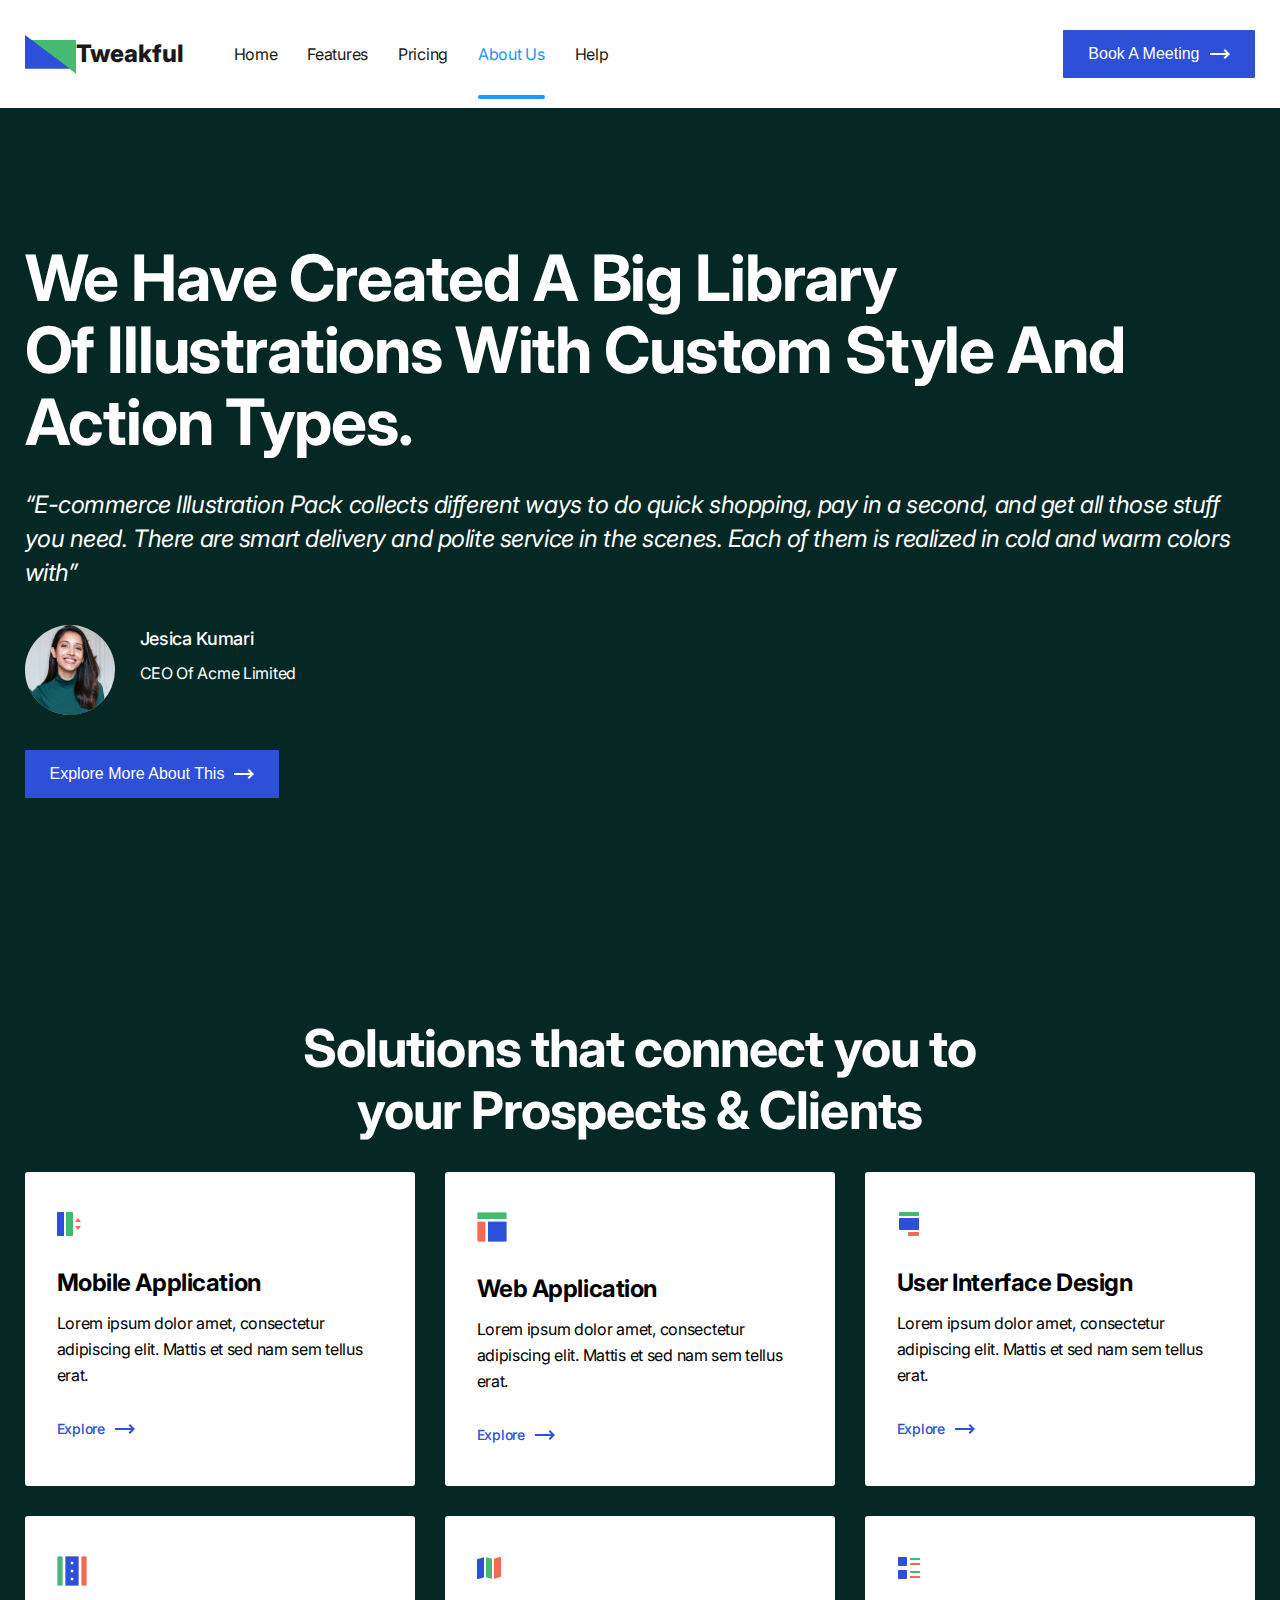
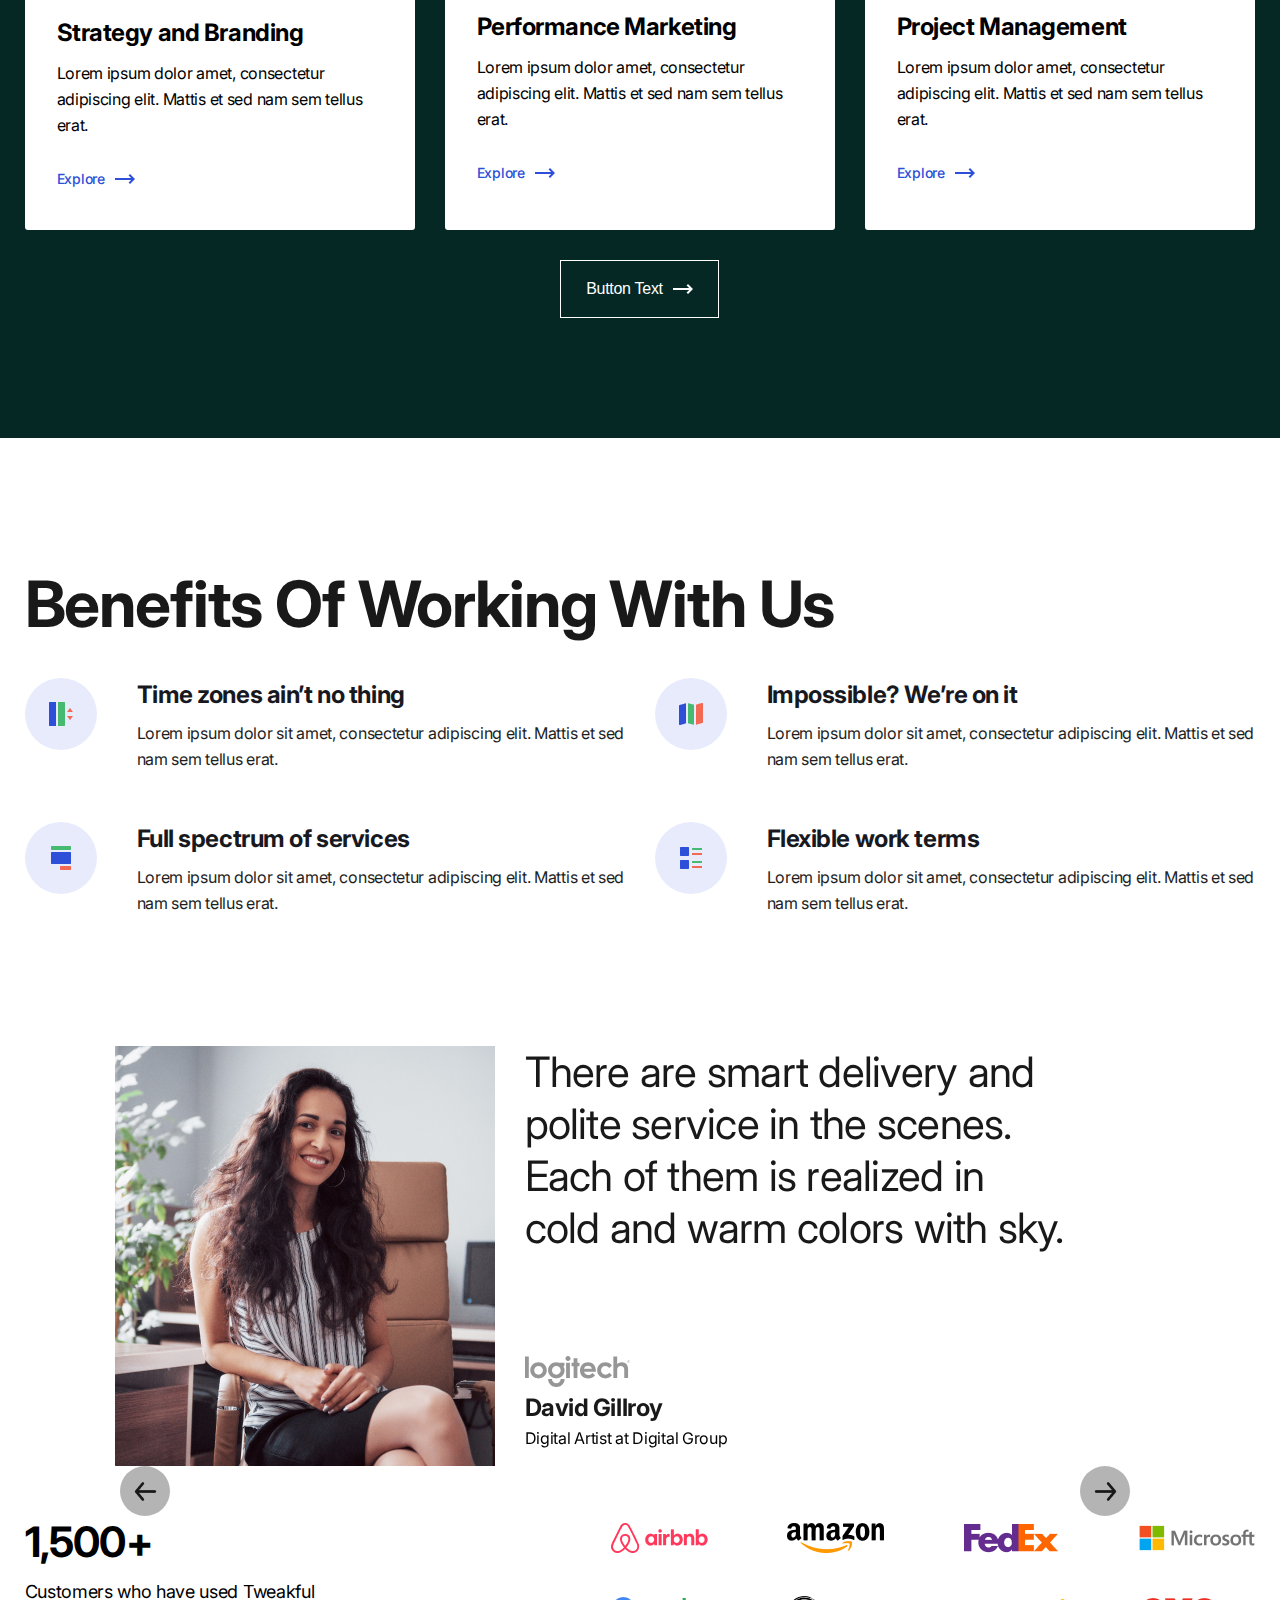
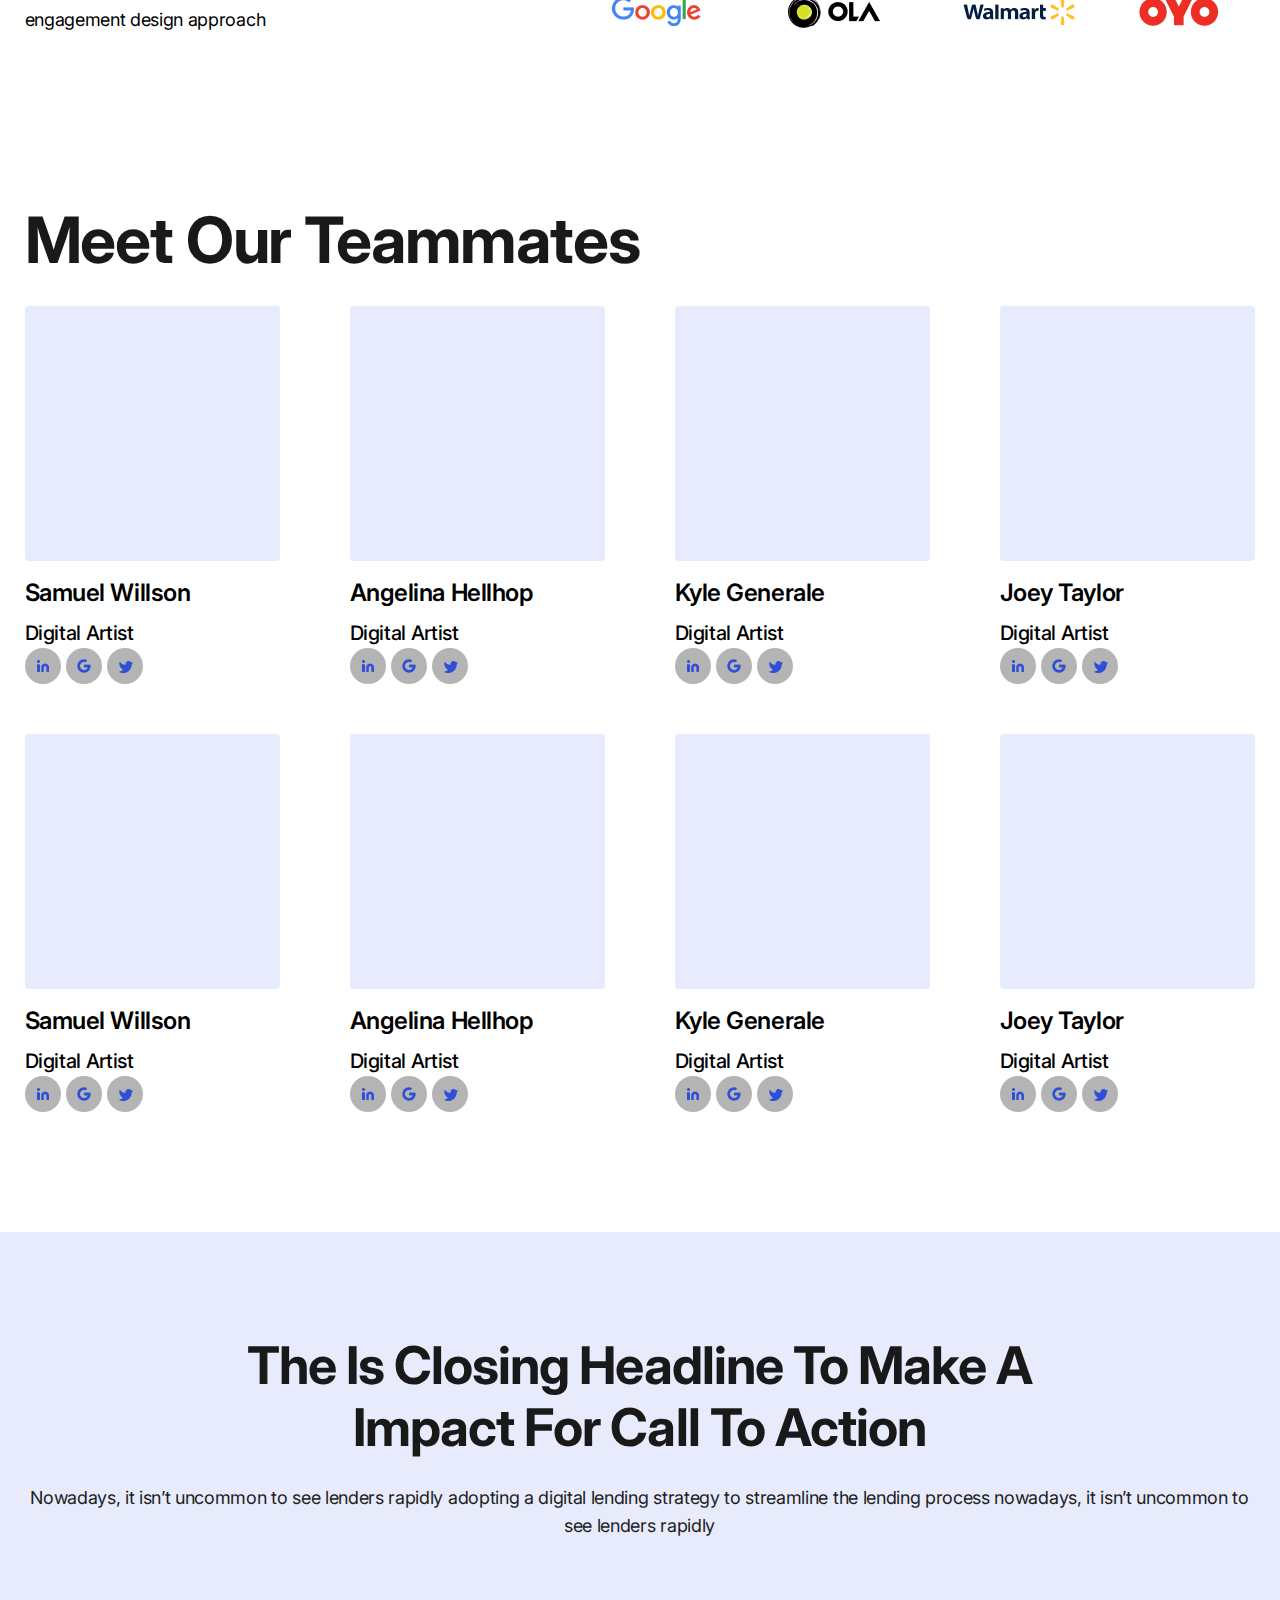
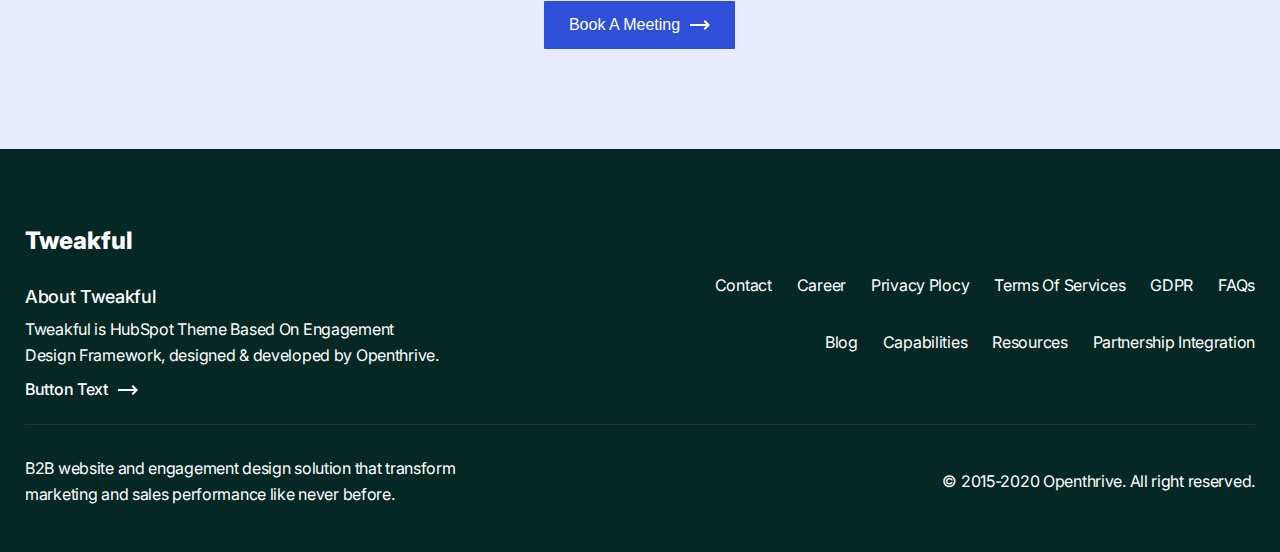
<file: styles/servisall.html>
<!DOCTYPE html>
<html lang="en">
<head>
    <meta charset="UTF-8">
    <meta name="viewport" content="width=device-width, initial-scale=1.0">
    <link rel="preconnect" href="https://fonts.googleapis.com">
<link rel="preconnect" href="https://fonts.gstatic.com" crossorigin>
<link href="https://fonts.googleapis.com/css2?family=Blinker&family=DM+Sans:opsz@9..40&family=Inter:wght@400;700;800&family=Merriweather:wght@900&family=Montserrat:wght@400;700&family=Open+Sans:wght@400;500;700;800&family=PT+Sans:ital,wght@0,400;0,700;1,400&family=Roboto:wght@400;700&family=Rubik:ital,wght@0,400;0,500;1,700&display=swap"
 rel="stylesheet">
 <script src="https://cdn.jsdelivr.net/npm/swiper@11/swiper-bundle.min.js"></script>
 <link rel="stylesheet" href="https://cdn.jsdelivr.net/npm/swiper@11/swiper-bundle.min.css">
 <link rel="stylesheet" href="/components/main.css">
    <title>Tweakful</title>
</head>
<body>
   <div class="wrapper">
    <header class="header">
        <div class="header__container">
            <div class="header__content">
                <div class="header__logo">
                    <a class="logo-name" href="">
                        <img  class='logo-img' src="/img/1l/hlogo.png" alt="logo">Tweakful
                    </a>
                    <div class="list-menu">
                    <ul class="menu-list">
<li class="menu-item">
<a href="./index.html">Home</a>
</li>
<li class="menu-item">
    <a href="./home2.html" >Features</a>
    </li>
    <li class="menu-item">
        <a href="./service.html">Pricing</a>
        </li>
        <li class="menu-item">
            <a href="./servisall.html"  class="home-active">About Us</a>
            </li>
            <li class="menu-item">
                <a href="./contact.html">Help</a>
                </li>
                    </ul></div></div>
                    <div class="menu-btn">
                        <button class="button header-btn" type="button">
Book A Meeting <svg class="header-svg" xmlns="http://www.w3.org/2000/svg" width="20" height="10" viewBox="0 0 20 10" fill="none">
    <path d="M16.17 6L13.59 8.59L15 10L20 5L15 0L13.59 1.41L16.17 4H0V6H16.17Z" fill="white"/>
    </svg>
                        </button>
                    </div>
            
        </div>
        </div>
    </header>
    <main class="page">
        <section class="library servis-library">
       <div class="library__container">
        <div class="library__content">
            <h1 class="lib-title home">We have created a big library<br>
                 of illustrations with custom style and action types.</h1>
                 <p class="lib-text home">“E-commerce Illustration Pack collects different ways to do quick shopping, pay in a second, and get all those stuff you need. There are smart delivery and polite service in the scenes.
                     Each of them is realized in cold and warm colors with”</p>
                     <div class="lib-box">
                        <div class="lib-img">
                            <img src="/img/3l/1foto1.jpg" alt="girl foto">
                        </div>
                        <div class="libraris">
                        <div class="lib-name home">Jesica Kumari</div>
                        <div class="lib-position home">CEO Of Acme Limited</div></div>
                     </div>
                     <button class="button header-btn" type="button">
                        Explore More About This <svg class="header-svg" xmlns="http://www.w3.org/2000/svg" width="20" height="10" viewBox="0 0 20 10" fill="none">
                            <path d="M16.17 6L13.59 8.59L15 10L20 5L15 0L13.59 1.41L16.17 4H0V6H16.17Z" fill="white"/>
                            </svg>
                                                </button>
        </div>
       </div>
        </section>
        <section class="solution">
<div class="solution__container">
    <div class="solution__content">
        <h2 class="solution-title">Solutions that connect you to<br> your Prospects & Clients</h2>
        <ul class="solution-list">
            <li class="solution-item">
<div class="solution-img">
<img src="/img/1l/4logo1.png" alt="logo">
</div>
<div class="solut-label">Mobile Application</div>
<p class="solut-text">Lorem ipsum dolor amet, consectetur adipiscing elit. Mattis et sed nam sem tellus erat.</p>
<div class="solut-but">
    <a href="" class="solut-w">Explore<svg class="header-svg" xmlns="http://www.w3.org/2000/svg" width="20" height="10" viewBox="0 0 20 10" fill="none">
        <path d="M16.17 6L13.59 8.59L15 10L20 5L15 0L13.59 1.41L16.17 4H0V6H16.17Z" fill="#2E4FD7"/>
        </svg></a>
</div>

            </li>
            <li class="solution-item">
                <div class="solution-img">
                <img src="/img/4l/3logo2.png" alt="logo">
                </div>
                <div class="solut-label">Web Application</div>
                <p class="solut-text">Lorem ipsum dolor amet, consectetur adipiscing elit. Mattis et sed nam sem tellus erat.</p>
                <div class="solut-but">
                    <a href="" class="solut-w">Explore<svg class="header-svg" xmlns="http://www.w3.org/2000/svg" width="20" height="10" viewBox="0 0 20 10" fill="none">
                        <path d="M16.17 6L13.59 8.59L15 10L20 5L15 0L13.59 1.41L16.17 4H0V6H16.17Z" fill="#2E4FD7"/>
                        </svg></a>
                </div>
                
                            </li>
                            <li class="solution-item">
                                <div class="solution-img">
                                <img src="/img/1l/4logo3.png" alt="logo">
                                </div>
                                <div class="solut-label">User Interface Design</div>
                                <p class="solut-text">Lorem ipsum dolor amet, consectetur adipiscing elit. Mattis et sed nam sem tellus erat.</p>
                                <div class="solut-but">
                                    <a href="" class="solut-w">Explore<svg class="header-svg" xmlns="http://www.w3.org/2000/svg" width="20" height="10" viewBox="0 0 20 10" fill="none">
                                        <path d="M16.17 6L13.59 8.59L15 10L20 5L15 0L13.59 1.41L16.17 4H0V6H16.17Z" fill="#2E4FD7"/>
                                        </svg></a>
                                </div>
                                
                                            </li>
                                            <li class="solution-item">
                                                <div class="solution-img">
                                                <img src="/img/4l/3logo3.png" alt="logo">
                                                </div>
                                                <div class="solut-label">Strategy and Branding</div>
                                                <p class="solut-text">Lorem ipsum dolor amet, consectetur adipiscing elit. Mattis et sed nam sem tellus erat.</p>
                                                <div class="solut-but">
                                                    <a href="" class="solut-w">Explore<svg class="header-svg" xmlns="http://www.w3.org/2000/svg" width="20" height="10" viewBox="0 0 20 10" fill="none">
                                                        <path d="M16.17 6L13.59 8.59L15 10L20 5L15 0L13.59 1.41L16.17 4H0V6H16.17Z" fill="#2E4FD7"/>
                                                        </svg></a>
                                                </div>
                                                
                                                            </li>
                                                            <li class="solution-item">
                                                                <div class="solution-img">
                                                                <img src="/img/1l/4logo2.png" alt="logo">
                                                                </div>
                                                                <div class="solut-label">Performance Marketing</div>
                                                                <p class="solut-text">Lorem ipsum dolor amet, consectetur adipiscing elit. Mattis et sed nam sem tellus erat.</p>
                                                                <div class="solut-but">
                                                                    <a href="" class="solut-w">Explore<svg class="header-svg" xmlns="http://www.w3.org/2000/svg" width="20" height="10" viewBox="0 0 20 10" fill="none">
                                                                        <path d="M16.17 6L13.59 8.59L15 10L20 5L15 0L13.59 1.41L16.17 4H0V6H16.17Z" fill="#2E4FD7"/>
                                                                        </svg></a>
                                                                </div>
                                                                
                                                                            </li>
                                                                            <li class="solution-item">
                                                                                <div class="solution-img">
                                                                                <img src="/img/1l/4logo4.png" alt="logo">
                                                                                </div>
                                                                                <div class="solut-label">Project Management</div>
                                                                                <p class="solut-text">Lorem ipsum dolor amet, consectetur adipiscing elit. Mattis et sed nam sem tellus erat.</p>
                                                                                <div class="solut-but">
                                                                                    <a href="" class="solut-w">Explore<svg class="header-svg" xmlns="http://www.w3.org/2000/svg" width="20" height="10" viewBox="0 0 20 10" fill="none">
                                                                                        <path d="M16.17 6L13.59 8.59L15 10L20 5L15 0L13.59 1.41L16.17 4H0V6H16.17Z" fill="#2E4FD7"/>
                                                                                        </svg></a>
                                                                                </div>
                                                                                
                                                                                            </li>
                            
        </ul>
        <button class="solution-btn">Button Text<svg class="header-svg" xmlns="http://www.w3.org/2000/svg" width="20" height="10" viewBox="0 0 20 10" fill="none">
            <path d="M16.17 6L13.59 8.59L15 10L20 5L15 0L13.59 1.41L16.17 4H3.05176e-05V6H16.17Z" fill="white"/>
            </svg></button>
    </div>
</div>
        </section>
        <section class="work">
            <div class="work__container">
                <div class="work__content">
                    <h2 class=" main-title work-title">Benefits of working with us</h2>
                    <ul class="work-list">
            <li class="work-item">
                <div class="work-img">
                    <img src="/img/1l/4logo1.png" alt="logo">
                </div>
                <div class="work-box">
                    <div class="work-label">Time zones ain’t no thing</div>
                    <p class="work-text">Lorem ipsum dolor sit amet, consectetur adipiscing elit. Mattis et sed nam sem tellus erat.</p>
                </div>
            </li>
            <li class="work-item">
                <div class="work-img">
                    <img src="/img/1l/4logo2.png" alt="logo">
                </div>
                <div class="work-box">
                    <div class="work-label">Impossible? We’re on it</div>
                    <p class="work-text">Lorem ipsum dolor sit amet, consectetur adipiscing elit. Mattis et sed nam sem tellus erat.</p>
                </div>
            </li>
            <li class="work-item">
                <div class="work-img">
                    <img src="/img/1l/4logo3.png" alt="logo">
                </div>
                <div class="work-box">
                    <div class="work-label">Full spectrum of services</div>
                    <p class="work-text">Lorem ipsum dolor sit amet, consectetur adipiscing elit. Mattis et sed nam sem tellus erat.</p>
                </div>
            </li>
            <li class="work-item">
                <div class="work-img">
                    <img src="/img/1l/4logo4.png" alt="logo">
                </div>
                <div class="work-box">
                    <div class="work-label">Flexible work terms</div>
                    <p class="work-text">Lorem ipsum dolor sit amet, consectetur adipiscing elit. Mattis et sed nam sem tellus erat.</p>
                </div>
            </li>
                    </ul>
                </div>
            </div>
                    </section>
                    <section class="swip">
                        <div class="swip__container">
                            <div class="swi__content">
                                <div class="slaiders-list ">
                                    <ul class="slaiders-list swiper-wrapper ">
                                        <li class="slaiders-item swiper-slide">
                                            <div class="swi-img">
                                                <img src="/img/1l/5image1.jpg" alt="woman foto">
                                            </div>
                               <div class="swi-box">
                               <p class="swi-text">There are smart delivery and polite service in the scenes. Each of them is realized in cold and warm colors with sky.</p>
                               <div class='swi-logo'><a class="swip-logo" href=""><svg class="svg-l" xmlns="http://www.w3.org/2000/svg" width="105" height="31" viewBox="0 0 105 31" fill="none">
                                    <path fill-rule="evenodd" clip-rule="evenodd" d="M52.4114 2.15343H48.6011V6.81313H46.5482V10.1755H48.6011V21.945H52.4114V10.1755H54.4954V6.81313H52.4114V2.15343ZM42.9771 0C41.5777 0 40.4764 1.09151 40.4764 2.50745C40.4764 3.89322 41.5777 4.98532 42.9771 4.98532C44.4351 4.98532 45.537 3.89322 45.537 2.50745C45.537 1.09151 44.4351 0 42.9771 0ZM103.543 6.46029C102.889 6.46029 102.382 5.95862 102.382 5.30916C102.382 4.68973 102.889 4.18806 103.543 4.18806C104.169 4.18806 104.674 4.68973 104.674 5.30916C104.674 5.95862 104.169 6.46029 103.543 6.46029ZM103.543 4.01201C102.8 4.01201 102.205 4.6017 102.205 5.30916C102.205 6.04664 102.8 6.63693 103.543 6.63693C104.258 6.63693 104.853 6.04664 104.853 5.30916C104.853 4.6017 104.258 4.01201 103.543 4.01201ZM58.9286 12.8018C59.4348 10.7961 60.9828 9.67505 62.9768 9.67505C64.9714 9.67505 66.4585 10.766 66.9354 12.8018H58.9286ZM63.0655 6.34149C58.4832 6.34149 55.0003 9.82284 55.0003 14.4535C55.0003 19.0251 58.1857 22.3878 63.1253 22.3878C65.8634 22.3878 68.3045 21.3853 70.0903 19.4967L67.5305 16.9904C66.2802 18.1706 64.9409 19.0251 63.2146 19.0251C61.1319 19.0251 59.5541 17.8449 59.0187 15.8695H70.8929V14.9552C70.8929 9.79266 67.6797 6.34149 63.0655 6.34149ZM96.7862 6.34149C94.9115 6.34149 93.3047 7.0488 92.1735 8.25911V0.413645H88.3633V21.945H92.1735V13.7159C92.1735 11.5336 93.5729 10.0285 95.8935 10.0285C98.0665 10.0285 99.2573 11.3557 99.2573 13.7159V21.945H103.067V13.0376C103.067 8.84954 100.417 6.34149 96.7862 6.34149ZM103.245 5.28016V4.80734H103.543C103.782 4.80734 103.871 4.8967 103.871 5.04434C103.871 5.19154 103.782 5.28016 103.543 5.28016H103.245ZM104.049 5.04434C104.049 4.7495 103.84 4.6307 103.543 4.6307H103.067V5.98747H103.245V5.4568H103.543L103.871 5.98747H104.078L103.722 5.42795C103.931 5.39718 104.049 5.28016 104.049 5.04434ZM80.3575 9.99948C81.9646 9.99948 83.2747 10.825 84.2866 11.9763L86.9352 9.3802C85.4475 7.52162 83.0957 6.34149 80.418 6.34149C75.8051 6.34149 72.1732 9.82284 72.1732 14.3642C72.1732 18.9069 75.8051 22.3878 80.418 22.3878C83.0957 22.3878 85.4475 21.2073 86.9352 19.3507L84.2866 16.7546C83.3044 17.8753 81.9646 18.7302 80.3284 18.7302C77.8872 18.7302 76.012 16.8428 76.012 14.3642C76.012 11.8863 77.8872 9.99948 80.3575 9.99948ZM41.1018 21.945H44.9121V6.81313H41.1018V21.945ZM13.542 18.7302C11.1009 18.7302 9.16585 16.8138 9.16585 14.3353C9.16585 11.8863 11.1009 9.99948 13.542 9.99948C16.0118 9.99948 17.9467 11.8863 17.9467 14.3642C17.9467 16.8428 16.0118 18.7302 13.542 18.7302ZM13.542 6.34149C8.92808 6.34149 5.29729 9.82284 5.29729 14.3642C5.29729 18.9069 8.92808 22.3878 13.542 22.3878C18.1548 22.3878 21.7855 18.9069 21.7855 14.3642C21.7855 9.82284 18.1548 6.34149 13.542 6.34149ZM0 21.945H3.81021V0.413645H0V21.945ZM31.3396 18.7302C28.8997 18.7302 26.9648 16.8138 26.9648 14.3353C26.9648 11.8863 28.8997 9.99948 31.3396 9.99948C33.8101 9.99948 35.745 11.8863 35.745 14.3642C35.745 16.8428 33.8101 18.7302 31.3396 18.7302ZM39.4353 9.82284V6.81313H34.0772C33.215 6.51947 32.2926 6.34149 31.3396 6.34149C26.7269 6.34149 23.0963 9.82284 23.0963 14.3642C23.0963 18.9069 26.7269 22.3878 31.3396 22.3878C35.9525 22.3878 39.5845 18.9069 39.5845 14.3642C39.5845 12.8306 39.167 11.3268 38.334 10.2057L39.4353 9.82284ZM31.3396 27.3136C28.8997 27.3136 26.9649 25.4263 26.9649 22.9781H23.0963C23.0963 27.5206 26.7269 31 31.3396 31C35.9525 31 39.5845 27.5206 39.5845 22.9781H35.7145C35.7145 25.4263 33.7795 27.3136 31.3396 27.3136Z" fill="#969696"/>
                                    </svg></a></div>
                                <div class="swi-name">David Gillroy</div>
                            <div class="swi-position">Digital Artist at Digital Group</div></li>
                                   
                            <li id="swiper-section1"  class="slaiders-item swiper-slide">
                                <div class="swi-img">
                                    <img src="/img/1l/5image1.jpg" alt="woman foto">
                                </div>
                   <div class="swi-box">
                   <p class="swi-text">There are smart delivery and polite service in the scenes. Each of them is realized in cold and warm colors with sky.</p>
                   <div class='swi-logo'><a class="swip-logo" href=""><svg class="svg-l" xmlns="http://www.w3.org/2000/svg" width="105" height="31" viewBox="0 0 105 31" fill="none">
                        <path fill-rule="evenodd" clip-rule="evenodd" d="M52.4114 2.15343H48.6011V6.81313H46.5482V10.1755H48.6011V21.945H52.4114V10.1755H54.4954V6.81313H52.4114V2.15343ZM42.9771 0C41.5777 0 40.4764 1.09151 40.4764 2.50745C40.4764 3.89322 41.5777 4.98532 42.9771 4.98532C44.4351 4.98532 45.537 3.89322 45.537 2.50745C45.537 1.09151 44.4351 0 42.9771 0ZM103.543 6.46029C102.889 6.46029 102.382 5.95862 102.382 5.30916C102.382 4.68973 102.889 4.18806 103.543 4.18806C104.169 4.18806 104.674 4.68973 104.674 5.30916C104.674 5.95862 104.169 6.46029 103.543 6.46029ZM103.543 4.01201C102.8 4.01201 102.205 4.6017 102.205 5.30916C102.205 6.04664 102.8 6.63693 103.543 6.63693C104.258 6.63693 104.853 6.04664 104.853 5.30916C104.853 4.6017 104.258 4.01201 103.543 4.01201ZM58.9286 12.8018C59.4348 10.7961 60.9828 9.67505 62.9768 9.67505C64.9714 9.67505 66.4585 10.766 66.9354 12.8018H58.9286ZM63.0655 6.34149C58.4832 6.34149 55.0003 9.82284 55.0003 14.4535C55.0003 19.0251 58.1857 22.3878 63.1253 22.3878C65.8634 22.3878 68.3045 21.3853 70.0903 19.4967L67.5305 16.9904C66.2802 18.1706 64.9409 19.0251 63.2146 19.0251C61.1319 19.0251 59.5541 17.8449 59.0187 15.8695H70.8929V14.9552C70.8929 9.79266 67.6797 6.34149 63.0655 6.34149ZM96.7862 6.34149C94.9115 6.34149 93.3047 7.0488 92.1735 8.25911V0.413645H88.3633V21.945H92.1735V13.7159C92.1735 11.5336 93.5729 10.0285 95.8935 10.0285C98.0665 10.0285 99.2573 11.3557 99.2573 13.7159V21.945H103.067V13.0376C103.067 8.84954 100.417 6.34149 96.7862 6.34149ZM103.245 5.28016V4.80734H103.543C103.782 4.80734 103.871 4.8967 103.871 5.04434C103.871 5.19154 103.782 5.28016 103.543 5.28016H103.245ZM104.049 5.04434C104.049 4.7495 103.84 4.6307 103.543 4.6307H103.067V5.98747H103.245V5.4568H103.543L103.871 5.98747H104.078L103.722 5.42795C103.931 5.39718 104.049 5.28016 104.049 5.04434ZM80.3575 9.99948C81.9646 9.99948 83.2747 10.825 84.2866 11.9763L86.9352 9.3802C85.4475 7.52162 83.0957 6.34149 80.418 6.34149C75.8051 6.34149 72.1732 9.82284 72.1732 14.3642C72.1732 18.9069 75.8051 22.3878 80.418 22.3878C83.0957 22.3878 85.4475 21.2073 86.9352 19.3507L84.2866 16.7546C83.3044 17.8753 81.9646 18.7302 80.3284 18.7302C77.8872 18.7302 76.012 16.8428 76.012 14.3642C76.012 11.8863 77.8872 9.99948 80.3575 9.99948ZM41.1018 21.945H44.9121V6.81313H41.1018V21.945ZM13.542 18.7302C11.1009 18.7302 9.16585 16.8138 9.16585 14.3353C9.16585 11.8863 11.1009 9.99948 13.542 9.99948C16.0118 9.99948 17.9467 11.8863 17.9467 14.3642C17.9467 16.8428 16.0118 18.7302 13.542 18.7302ZM13.542 6.34149C8.92808 6.34149 5.29729 9.82284 5.29729 14.3642C5.29729 18.9069 8.92808 22.3878 13.542 22.3878C18.1548 22.3878 21.7855 18.9069 21.7855 14.3642C21.7855 9.82284 18.1548 6.34149 13.542 6.34149ZM0 21.945H3.81021V0.413645H0V21.945ZM31.3396 18.7302C28.8997 18.7302 26.9648 16.8138 26.9648 14.3353C26.9648 11.8863 28.8997 9.99948 31.3396 9.99948C33.8101 9.99948 35.745 11.8863 35.745 14.3642C35.745 16.8428 33.8101 18.7302 31.3396 18.7302ZM39.4353 9.82284V6.81313H34.0772C33.215 6.51947 32.2926 6.34149 31.3396 6.34149C26.7269 6.34149 23.0963 9.82284 23.0963 14.3642C23.0963 18.9069 26.7269 22.3878 31.3396 22.3878C35.9525 22.3878 39.5845 18.9069 39.5845 14.3642C39.5845 12.8306 39.167 11.3268 38.334 10.2057L39.4353 9.82284ZM31.3396 27.3136C28.8997 27.3136 26.9649 25.4263 26.9649 22.9781H23.0963C23.0963 27.5206 26.7269 31 31.3396 31C35.9525 31 39.5845 27.5206 39.5845 22.9781H35.7145C35.7145 25.4263 33.7795 27.3136 31.3396 27.3136Z" fill="#969696"/>
                        </svg></a></div>
                    <div class="swi-name">David Gillroy</div>
                <div class="swi-position">Digital Artist at Digital Group</div></li>
                <li class="slaiders-item swiper-slide ">
                    <div class="swi-img">
                        <img src="/img/1l/5image1.jpg" alt="woman foto">
                    </div>
       <div class="swi-box">
       <p class="swi-text">There are smart delivery and polite service in the scenes. Each of them is realized in cold and warm colors with sky.</p>
       <div class='swi-logo'><a class="swip-logo" href=""><svg class="svg-l" xmlns="http://www.w3.org/2000/svg" width="105" height="31" viewBox="0 0 105 31" fill="none">
            <path fill-rule="evenodd" clip-rule="evenodd" d="M52.4114 2.15343H48.6011V6.81313H46.5482V10.1755H48.6011V21.945H52.4114V10.1755H54.4954V6.81313H52.4114V2.15343ZM42.9771 0C41.5777 0 40.4764 1.09151 40.4764 2.50745C40.4764 3.89322 41.5777 4.98532 42.9771 4.98532C44.4351 4.98532 45.537 3.89322 45.537 2.50745C45.537 1.09151 44.4351 0 42.9771 0ZM103.543 6.46029C102.889 6.46029 102.382 5.95862 102.382 5.30916C102.382 4.68973 102.889 4.18806 103.543 4.18806C104.169 4.18806 104.674 4.68973 104.674 5.30916C104.674 5.95862 104.169 6.46029 103.543 6.46029ZM103.543 4.01201C102.8 4.01201 102.205 4.6017 102.205 5.30916C102.205 6.04664 102.8 6.63693 103.543 6.63693C104.258 6.63693 104.853 6.04664 104.853 5.30916C104.853 4.6017 104.258 4.01201 103.543 4.01201ZM58.9286 12.8018C59.4348 10.7961 60.9828 9.67505 62.9768 9.67505C64.9714 9.67505 66.4585 10.766 66.9354 12.8018H58.9286ZM63.0655 6.34149C58.4832 6.34149 55.0003 9.82284 55.0003 14.4535C55.0003 19.0251 58.1857 22.3878 63.1253 22.3878C65.8634 22.3878 68.3045 21.3853 70.0903 19.4967L67.5305 16.9904C66.2802 18.1706 64.9409 19.0251 63.2146 19.0251C61.1319 19.0251 59.5541 17.8449 59.0187 15.8695H70.8929V14.9552C70.8929 9.79266 67.6797 6.34149 63.0655 6.34149ZM96.7862 6.34149C94.9115 6.34149 93.3047 7.0488 92.1735 8.25911V0.413645H88.3633V21.945H92.1735V13.7159C92.1735 11.5336 93.5729 10.0285 95.8935 10.0285C98.0665 10.0285 99.2573 11.3557 99.2573 13.7159V21.945H103.067V13.0376C103.067 8.84954 100.417 6.34149 96.7862 6.34149ZM103.245 5.28016V4.80734H103.543C103.782 4.80734 103.871 4.8967 103.871 5.04434C103.871 5.19154 103.782 5.28016 103.543 5.28016H103.245ZM104.049 5.04434C104.049 4.7495 103.84 4.6307 103.543 4.6307H103.067V5.98747H103.245V5.4568H103.543L103.871 5.98747H104.078L103.722 5.42795C103.931 5.39718 104.049 5.28016 104.049 5.04434ZM80.3575 9.99948C81.9646 9.99948 83.2747 10.825 84.2866 11.9763L86.9352 9.3802C85.4475 7.52162 83.0957 6.34149 80.418 6.34149C75.8051 6.34149 72.1732 9.82284 72.1732 14.3642C72.1732 18.9069 75.8051 22.3878 80.418 22.3878C83.0957 22.3878 85.4475 21.2073 86.9352 19.3507L84.2866 16.7546C83.3044 17.8753 81.9646 18.7302 80.3284 18.7302C77.8872 18.7302 76.012 16.8428 76.012 14.3642C76.012 11.8863 77.8872 9.99948 80.3575 9.99948ZM41.1018 21.945H44.9121V6.81313H41.1018V21.945ZM13.542 18.7302C11.1009 18.7302 9.16585 16.8138 9.16585 14.3353C9.16585 11.8863 11.1009 9.99948 13.542 9.99948C16.0118 9.99948 17.9467 11.8863 17.9467 14.3642C17.9467 16.8428 16.0118 18.7302 13.542 18.7302ZM13.542 6.34149C8.92808 6.34149 5.29729 9.82284 5.29729 14.3642C5.29729 18.9069 8.92808 22.3878 13.542 22.3878C18.1548 22.3878 21.7855 18.9069 21.7855 14.3642C21.7855 9.82284 18.1548 6.34149 13.542 6.34149ZM0 21.945H3.81021V0.413645H0V21.945ZM31.3396 18.7302C28.8997 18.7302 26.9648 16.8138 26.9648 14.3353C26.9648 11.8863 28.8997 9.99948 31.3396 9.99948C33.8101 9.99948 35.745 11.8863 35.745 14.3642C35.745 16.8428 33.8101 18.7302 31.3396 18.7302ZM39.4353 9.82284V6.81313H34.0772C33.215 6.51947 32.2926 6.34149 31.3396 6.34149C26.7269 6.34149 23.0963 9.82284 23.0963 14.3642C23.0963 18.9069 26.7269 22.3878 31.3396 22.3878C35.9525 22.3878 39.5845 18.9069 39.5845 14.3642C39.5845 12.8306 39.167 11.3268 38.334 10.2057L39.4353 9.82284ZM31.3396 27.3136C28.8997 27.3136 26.9649 25.4263 26.9649 22.9781H23.0963C23.0963 27.5206 26.7269 31 31.3396 31C35.9525 31 39.5845 27.5206 39.5845 22.9781H35.7145C35.7145 25.4263 33.7795 27.3136 31.3396 27.3136Z" fill="#969696"/>
            </svg></a></div>
        <div class="swi-name">David Gillroy</div>
    <div class="swi-position">Digital Artist at Digital Group</div></li>
                            </ul>
                            </div>
                            <div class="revis-buttons">
                                <button class="revi-button-prev" type="button"></button>
                                <button class="revi-button-next" type="button"></button>
                            </div></div>
                        </div>
                                </section>
       
            <section class="design">
<div class="design__container">
    <div class="design__content">
        <div class="design-box">
            <div class="design-number">1,500+</div>
            <div class="design-text">Customers who have used Tweakful<br> engagement design approach</div>
        </div>
        <ul class="design-list">
<li class="design-item">
    <a href="">
        <img src="/img/4l/5logo1.png" alt="logo">
    </a>
</li>
<li class="design-item">
    <a href="">
        <img src="/img/4l/5logo2.png" alt="logo">
    </a>
</li>
<li class="design-item">
    <a href="">
        <img src="/img/4l/5logo3.png" alt="logo">
    </a>
</li>
<li class="design-item">
    <a href="">
        <img src="/img/4l/5logo4.png" alt="logo">
    </a>
</li>
<li class="design-item">
    <a href="">
        <img src="/img/4l/5logo5.png" alt="logo">
    </a>
</li>
<li class="design-item">
    <a href="">
        <img src="/img/4l/5logo6.png" alt="logo">
    </a>
</li>
<li class="design-item">
    <a href="">
        <img src="/img/4l/5logo7.png" alt="logo">
    </a>
</li>
<li class="design-item">
    <a href="">
        <img src="/img/4l/5logo8.png" alt="logo">
    </a>
</li>
        </ul>
    </div>
</div>
            </section>
            <section class="teamm">
<div class="teamm__container">
    <div class="teamm__content">
        <h2 class="teamm-title main-title">Meet Our Teammates</h2>
        <ul class="teamm-list">
<li class="teamm-item">
    <div class=" teamm-img">
        <img src="/img/4l/6foto1.png" alt="dddd">
        <div class="lenders-name teamm-name">Samuel Willson</div>
        <div class="lenders-position teamm-position">Digital Artist</div>
        <ul class="team-list">
            <li class="team-item">
<a href="">
    <img class="teams-img" src="/img/4l/6logo1.png" alt="in">
</a>
            </li>
            <li class="team-item">
                <a href="">
                    <img class="teams-img" src="/img/4l/6logo2.png" alt="in">
                </a>
                            </li>
                            <li class="team-item">
                                <a href="">
                                    <img  class="teams-img"src="/img/4l/6logo3.png" alt="in">
                                </a>
                                            </li>
        </ul>
    </div>
            </li>
            <li class="teamm-item">
                <div class=" teamm-img">
                    <img src="/img/4l/6foto1.png" alt="ddd">
                    <div class="lenders-name teamm-name">Angelina Hellhop</div>
                    <div class="lenders-position teamm-position">Digital Artist</div>
                
                <ul class="team-list">
                    <li class="team-item">
        <a href="">
            <img class="teams-img" src="/img/4l/6logo1.png" alt="in">
        </a>
                    </li>
                    <li class="team-item">
                        <a href="">
                            <img class="teams-img" src="/img/4l/6logo2.png" alt="in">
                        </a>
                                    </li>
                                    <li class="team-item">
                                        <a href="">
                                            <img  class="teams-img"src="/img/4l/6logo3.png" alt="in">
                                        </a>
                                                    </li>
                </ul></div>
                        </li>
                        <li class="teamm-item">
                            <div class=" teamm-img">
                                <img src="/img/4l/6foto1.png" alt="dddd">
                                <div class="lenders-name teamm-name">Kyle Generale</div>
                                <div class="lenders-position teamm-position">Digital Artist</div>
                                <ul class="team-list">
                                    <li class="team-item">
                        <a href="">
                            <img class="teams-img" src="/img/4l/6logo1.png" alt="in">
                        </a>
                                    </li>
                                    <li class="team-item">
                                        <a href="">
                                            <img class="teams-img" src="/img/4l/6logo2.png" alt="in">
                                        </a>
                                                    </li>
                                                    <li class="team-item">
                                                        <a href="">
                                                            <img  class="teams-img"src="/img/4l/6logo3.png" alt="in">
                                                        </a>
                                                                    </li>
                                </ul></div>
                                    </li>
                                    <li class="teamm-item">
                                        <div class="teamm-img">
                                            <img src="/img/4l/6foto1.png" alt="ddd">
                                            <div class="lenders-name teamm-name">Joey Taylor</div>
                                            <div class="lenders-position teamm-position">Digital Artist</div>
                                            <ul class="team-list">
                                                <li class="team-item">
                                    <a href="">
                                        <img class="teams-img" src="/img/4l/6logo1.png" alt="in">
                                    </a>
                                                </li>
                                                <li class="team-item">
                                                    <a href="">
                                                        <img class="teams-img" src="/img/4l/6logo2.png" alt="in">
                                                    </a>
                                                                </li>
                                                                <li class="team-item">
                                                                    <a href="">
                                                                        <img  class="teams-img"src="/img/4l/6logo3.png" alt="in">
                                                                    </a>
                                                                                </li>
                                            </ul></div>
                                                </li>
                                                <li class="teamm-item">
                                                    <div class=" teamm-img">
                                                        <img src="/img/4l/6foto1.png" alt="dddd">
                                                        <div class="lenders-name teamm-name">Samuel Willson</div>
                                                        <div class="lenders-position teamm-position">Digital Artist</div>
                                                        <ul class="team-list">
                                                            <li class="team-item">
                                                <a href="">
                                                    <img class="teams-img" src="/img/4l/6logo1.png" alt="in">
                                                </a>
                                                            </li>
                                                            <li class="team-item">
                                                                <a href="">
                                                                    <img class="teams-img" src="/img/4l/6logo2.png" alt="in">
                                                                </a>
                                                                            </li>
                                                                            <li class="team-item">
                                                                                <a href="">
                                                                                    <img  class="teams-img"src="/img/4l/6logo3.png" alt="in">
                                                                                </a>
                                                                                            </li>
                                                        </ul></div>
                                                            </li>
                                                            <li class="teamm-item">
                                                                <div class=" teamm-img">
                                                                    <img src="/img/4l/6foto1.png" alt="ddd">
                                                                    <div class="lenders-name teamm-name">Angelina Hellhop</div>
                                                                    <div class="lenders-position teamm-position">Digital Artist</div>
                                                                    <ul class="team-list">
                                                                        <li class="team-item">
                                                            <a href="">
                                                                <img class="teams-img" src="/img/4l/6logo1.png" alt="in">
                                                            </a>
                                                                        </li>
                                                                        <li class="team-item">
                                                                            <a href="">
                                                                                <img class="teams-img" src="/img/4l/6logo2.png" alt="in">
                                                                            </a>
                                                                                        </li>
                                                                                        <li class="team-item">
                                                                                            <a href="">
                                                                                                <img  class="teams-img"src="/img/4l/6logo3.png" alt="in">
                                                                                            </a>
                                                                                                        </li>
                                                                    </ul></div>
                                                                        </li>
                                                                        <li class="teamm-item">
                                                                            <div class=" teamm-img">
                                                                                <img src="/img/4l/6foto1.png" alt="dddd">
                                                                                <div class="lenders-name teamm-name">Kyle Generale</div>
                                                                                <div class="lenders-position teamm-position">Digital Artist</div>
                                                                                <ul class="team-list">
                                                                                    <li class="team-item">
                                                                        <a href="">
                                                                            <img class="teams-img" src="/img/4l/6logo1.png" alt="in">
                                                                        </a>
                                                                                    </li>
                                                                                    <li class="team-item">
                                                                                        <a href="">
                                                                                            <img class="teams-img" src="/img/4l/6logo2.png" alt="in">
                                                                                        </a>
                                                                                                    </li>
                                                                                                    <li class="team-item">
                                                                                                        <a href="">
                                                                                                            <img  class="teams-img"src="/img/4l/6logo3.png" alt="in">
                                                                                                        </a>
                                                                                                                    </li>
                                                                                </ul></div>
                                                                                    </li>
                                                                                    <li class="teamm-item">
                                                                                        <div class=" teamm-img">
                                                                                            <img src="/img/4l/6foto1.png" alt="ddd">
                                                                                            <div class="lenders-name teamm-name">Joey Taylor</div>
                                                                                            <div class="lenders-position teamm-position">Digital Artist</div>
                                                                                            <ul class="team-list">
                                                                                                <li class="team-item">
                                                                                    <a href="">
                                                                                        <img class="teams-img" src="/img/4l/6logo1.png" alt="in">
                                                                                    </a>
                                                                                                </li>
                                                                                                <li class="team-item">
                                                                                                    <a href="">
                                                                                                        <img class="teams-img" src="/img/4l/6logo2.png" alt="in">
                                                                                                    </a>
                                                                                                                </li>
                                                                                                                <li class="team-item">
                                                                                                                    <a href="">
                                                                                                                        <img  class="teams-img"src="/img/4l/6logo3.png" alt="in">
                                                                                                                    </a>
                                                                                                                                </li>
                                                                                            </ul></div>
                                                                                                </li>
        </ul>
    </div>
</div>
            </section>
                    </section>
        <section class="action">
            <div class="action__container">
                <div class="action__content">
                    <h2 class="action-title">The Is Closing Headline To Make A<br> Impact For Call To Action</h2>
                    <p class="action-text">Nowadays, it isn’t uncommon to see lenders rapidly adopting a digital lending strategy to streamline the lending process nowadays,
                         it isn’t uncommon to see lenders rapidly</p>
                         <button class="button btn-heat" type="button">
                            Book A Meeting <svg class="header-svg" xmlns="http://www.w3.org/2000/svg" width="20" height="10" viewBox="0 0 20 10" fill="none">
                                <path d="M16.17 6L13.59 8.59L15 10L20 5L15 0L13.59 1.41L16.17 4H0V6H16.17Z" fill="white"/>
                                </svg>
                                                    </button>
                                            
                </div>
            </div>
                    </section>
    </main>
    <footer class="footer">
        <div class="footer__container">
            <div class="footer-logo">
                <a class="logo-footer" href="">Tweakful</a>
            </div>
            <div class="footer__content">
               <div class="footer-label"> About Tweakful</div>
               <ul class="footer-list">
<li class="footer-item">
<a href="">Contact</a>
</li><li class="footer-item">
    <a href="">Career</a>
    </li>
    <li class="footer-item">
        <a href="">Privacy Plocy</a>
        </li>
        <li class="footer-item">
            <a href="">Terms Of Services</a>
            </li>
            <li class="footer-item">
                <a href="">GDPR </a>
                </li>
                <li class="footer-item">
                    <a href="">FAQs</a>
                    </li>
               </ul>

            </div>
            <div class="footer-nav">
                <div class="footer-text">Tweakful is HubSpot Theme Based On Engagement <br>
                    Design Framework, designed & developed by Openthrive.</div>
            
            <ul class="footer-list2">
                <li class="footer-item2">
                <a href="">Blog</a>
                </li><li class="footer-item2">
                    <a href="">Capabilities</a>
                    </li>
                    <li class="footer-item2">
                        <a href="">Resources</a>
                        </li>
                        <li class="footer-item2">
                            <a href="">Partnership  Integration </a>
                            </li>
                               </ul></div>
                               <div class="footer-btn"><a class="foot-btn" href="">
                                Button Text<svg class="header-svg" xmlns="http://www.w3.org/2000/svg" width="20" height="10" viewBox="0 0 20 10" fill="none">
                                    <path d="M16.17 6L13.59 8.59L15 10L20 5L15 0L13.59 1.41L16.17 4H3.05176e-05V6H16.17Z" fill="white"/>
                                    </svg></div>
                                    <div class="line2"></div>
                                    <div class="footer-inform">
                                        <p class="footer-text">B2B website and engagement design solution that transform<br>
                                            marketing and sales performance like never before.</p>
                                            <div class="inform-label">© 2015-2020 Openthrive. All right reserved.</div>
                                    </div>
        </div>
    </footer>
   </div>
   <script src="https://cdn.jsdelivr.net/npm/swiper@11/swiper-bundle.min.js"></script>
   <script src="/majn.js"></script>
</body>
</html>
</file>
<file: components/main.css>
@charset "UTF-8";
* {
  margin: 0;
  padding: 0;
  border: 0;
}

/* *,
*::before,
*::after{
    box-sizing: border-box;
} */
html, body {
  height: 100%;
  min-width: 320px;
  font-family: "Inter", sans-serif;
}

[class*=__container] {
  max-width: 1230px;
  margin: 0 auto;
  padding-left: 14px;
  padding-right: 15px;
}

.wrapper {
  min-height: 100%;
  overflow: clip;
}

.page {
  flex: 1 1 auto;
}

h1, h2, h3, h4, h5, h6, a, li, ul {
  font-size: inherit;
  font-weight: inherit;
  text-decoration: none;
  list-style: none;
  margin: 0;
  color: inherit;
}

img {
  display: inline-block;
  vertical-align: top;
}

button {
  line-height: inherit;
  font-size: inherit;
  font-weight: inherit;
  cursor: pointer;
  color: inherit;
  background-color: transparent;
}

.header__content {
  display: flex;
  justify-content: space-between;
  align-items: center;
  padding: 30px 0;
}

.header__logo {
  display: flex;
  align-items: center;
}

.logo-name {
  align-items: center;
  display: flex;
  margin-right: 50px;
  color: #1A1A1A;
  font-size: 24px;
  font-weight: 800;
  line-height: 24px;
}

.header-menu {
  display: flex;
}

.menu-list {
  display: flex;
  justify-content: space-between;
  gap: 30px;
}

.menu-item {
  position: relative;
  color: #191919;
  font-size: 16px;
  font-weight: 400;
  line-height: 26px;
  letter-spacing: -0.29px;
}

.menu-btn {
  display: inline-flex;
  justify-content: center;
  align-items: center;
  color: #fff;
  border-radius: 1px;
}

.header-btn {
  padding: 5px 20px;
}

.header-svg {
  margin-left: 10px;
}

.home-active::after {
  position: absolute;
  width: 100%;
  height: 4px;
  margin-top: 28px;
  background-color: #2196f3;
  content: "";
  display: block;
  border-radius: 2px;
  margin-top: 28px;
}

.home-active {
  color: #2196f3;
}

.menu-item:hover,
.menu-item:focus {
  color: #2196f3;
  transition-duration: 0.5s;
}

/* main style */
.main__content {
  display: flex;
  padding: 150px 0;
  gap: 105px;
}

.main-title {
  color: #191919;
  font-size: 64px;
  font-weight: 700;
  line-height: 72px;
  letter-spacing: -1.16px;
  text-transform: capitalize;
  margin-bottom: 30px;
}

.main-text {
  color: #1E1E1E;
  font-size: 20px;
  font-weight: 400;
  line-height: 30px;
  letter-spacing: -0.36px;
  margin-bottom: 40px;
}

.button {
  padding: 15px 25px;
  display: inline-flex;
  justify-content: center;
  align-items: center;
  color: #fff;
  background-color: #2E4FD7;
  border-radius: 1px;
}

.btn {
  margin-bottom: 80px;
  gap: 20px;
}

.btn-text {
  color: #1E1E1E;
  font-size: 16px;
  font-weight: 400;
  line-height: 26px;
  letter-spacing: -0.29px;
}

.logo-list {
  display: flex;
  gap: 20px;
  align-items: center;
}

.headline__content {
  display: flex;
  gap: 195px;
  padding: 130px 0 150px 0;
}

.headline-title,
.action-title,
.solution-title {
  color: #191919;
  font-size: 52px;
  font-weight: 700;
  line-height: 62px;
  letter-spacing: -0.94px;
}

.headline-item,
.work-item {
  display: flex;
  gap: 25px;
  margin-bottom: 50px;
}

.headline-img img {
  padding: 15px;
  background-color: #E7EBFC;
  border-radius: 50%;
}

.headline-item:last-child {
  margin-bottom: 0;
}

.headline-label,
.headline-text {
  color: #191919;
  font-size: 20px;
  font-weight: 700;
  line-height: 30px;
  letter-spacing: -0.36px;
}

.work-text,
.process-text {
  color: #1E1E1E;
  font-size: 16px;
  font-weight: 400;
  line-height: 26px;
  letter-spacing: -0.29px;
}

.work__content {
  padding: 130px 0 130px 0;
}

.work-list {
  display: grid;
  grid-template-columns: repeat(2, 1fr);
  grid-template-rows: repeat(2, 1fr);
  grid-column-gap: 30px;
  grid-row-gap: 50px;
}

.work-title {
  margin-bottom: 38px;
}

.work-item {
  gap: 40px;
  margin-bottom: 0;
}

.work-img {
  width: 24px;
  height: 24px;
  border-radius: 50%;
  padding: 24px;
  background-color: #E7EBFC;
}

.work-img img {
  height: auto;
  display: block;
}

.work-label,
.process-label {
  color: #18191F;
  margin-bottom: 8px;
  font-size: 24px;
  font-weight: 700;
  line-height: 34px;
  letter-spacing: -0.43px;
}

.swip__content {
  background-color: #E7EBFC;
  padding: 120px 0 120px 0;
  margin: 115px 0 115px 0;
}

.slaider-item {
  display: flex;
  gap: 50px;
}

.swip-box,
.swiper-box {
  padding-left: 95px;
}

.swip-title,
.process-title {
  color: #191919;
  margin-bottom: 30px;
  font-size: 42px;
  font-weight: 700;
  line-height: 52px;
  letter-spacing: -0.76px;
}

.swip-text {
  color: #191919;
  margin-bottom: 30px;
  font-size: 42px;
  font-weight: 700;
  line-height: 52px;
  letter-spacing: -0.76px;
}

.logos {
  display: block;
}

.swiper-btn {
  color: #2E4FD7;
  font-size: 16px;
  font-weight: 500;
  line-height: 26px;
  letter-spacing: -0.29px;
}

.review-dots {
  display: flex;
  justify-content: start;
  padding-left: 95px;
  margin-top: 50px;
  gap: 10px;
}

.review-dot {
  min-width: 16px;
  height: 16px;
  border-radius: 50%;
  background: rgba(0, 255, 255, 0.4);
}

.review-dot-active {
  background-color: #2E4FD7;
}

.process__content {
  padding: 64px 0 60px 0;
}

.process-title {
  margin-bottom: 50px;
}

.process-list,
.goals-list {
  display: grid;
  grid-template-columns: repeat(4, 1fr);
  grid-column-gap: 30px;
}

.process-img {
  position: relative;
}

.process-img svg {
  margin-bottom: 15px;
}

.dotted-line {
  position: absolute;
  top: 35%;
  right: 50px;
  height: 2px; /* Товщина лінії */
  width: 182px; /* Ширина лінії */
  background-image: repeating-linear-gradient(to left, transparent, transparent 5px, #2E4FD7 5px, #2E4FD7 10px);
}

.action {
  background-color: #E7EBFC;
}

.action__content {
  padding: 103px 0 100px 0;
  text-align: center;
}

.action-title {
  margin-bottom: 25px;
}

.action-text {
  color: #1E1E1E;
  text-align: center;
  font-size: 18px;
  font-weight: 400;
  line-height: 28px;
  letter-spacing: -0.32px;
  margin-bottom: 61px;
}

.line {
  width: 1110px;
  height: 2px;
  flex-shrink: 0;
  margin-top: 43px;
  margin-bottom: 50px;
  margin-left: auto;
  margin-right: auto;
  background-color: #B4B4B4;
}

.action-list {
  display: flex;
  gap: 30px;
  justify-content: center;
  align-items: center;
}

/* !-- footer-- */
.footer {
  background-color: #052825;
}

.footer__container {
  padding: 80px 15px 45px 15px;
}

.logo-footer {
  color: #FFF;
  font-size: 24px;
  font-style: normal;
  font-weight: 800;
  line-height: 100%;
  margin-bottom: 30px;
}

.footer__content,
.footer-nav {
  display: flex;
  justify-content: space-between;
  align-items: center;
}

.footer-label {
  margin-top: 30px;
  color: #FFF;
  font-size: 18px;
  font-weight: 500;
  line-height: 28px;
  letter-spacing: -0.32px;
  margin-bottom: 5px;
}

.footer-list,
.footer-list2 {
  display: flex;
  gap: 25px;
}

.footer-item a,
.footer-text,
.footer-item2,
.inform-label {
  color: #FFF;
  font-size: 16px;
  font-weight: 400;
  line-height: 26px;
  letter-spacing: -0.29px;
}

.footer-btn {
  margin-top: 8px;
  color: #FFF;
  font-size: 16px;
  font-weight: 500;
  line-height: 26px;
  letter-spacing: -0.29px;
}

.line2 {
  width: 1230px;
  height: 1.4px;
  flex-shrink: 0;
  background-color: #FFF;
  opacity: 0.08;
  margin-top: 22px;
  margin-bottom: 30px;
}

.footer-inform {
  display: flex;
  justify-content: space-between;
  align-items: center;
}

.page2,
.action2,
.footer2 {
  background-color: #052825;
}

.home {
  color: #FFF;
}

.sample__content {
  padding: 110px 0;
  display: flex;
  gap: 130px;
}

.sample-title {
  margin-bottom: 8px;
  color: #FFF;
  font-size: 42px;
  font-weight: 700;
  line-height: 52px;
  letter-spacing: -0.76px;
}

.sample-text {
  color: #FFF;
  font-size: 20px;
  font-weight: 400;
  line-height: 30px;
  letter-spacing: -0.36px;
  margin-bottom: 35px;
}

.sample-list {
  display: flex;
  gap: 80px;
}

.sample-number {
  color: #FFF;
  font-size: 72px;
  font-weight: 700;
  line-height: 82px;
  letter-spacing: -1.3px;
}

.num {
  color: #FFF;
  font-size: 52px;
  font-weight: 600;
  line-height: 62px;
  letter-spacing: -0.939px;
}

.sample-num-text,
.icon-text {
  color: #FFF;
  font-size: 16px;
  font-weight: 400;
  line-height: 26px;
  letter-spacing: -0.289px;
}

.video {
  z-index: 50%;
  padding: 142px 232px 143px 231px;
  background-color: #E7EBFC;
}

.modernn__content {
  padding: 111px 0;
}

.modernn-title {
  color: #FFF;
  font-size: 52px;
  font-weight: 700;
  line-height: 62px;
  letter-spacing: -0.94px;
  margin-bottom: 70px;
}

.modern-list {
  display: grid;
  grid-template-columns: repeat(3, 1fr);
  grid-template-rows: repeat(2, 1fr);
  grid-column-gap: 30px;
  grid-row-gap: 60px;
}

.modern-item {
  width: 255px;
  height: 213px;
}

.icon-label {
  margin: 16px 0 7px 0;
  color: #FFF;
  font-size: 20px;
  font-weight: 500;
  line-height: 30px;
  letter-spacing: -0.361px;
}

.goals__content {
  padding: 64px 0 58px 0;
}

.goals-title {
  color: #FFF;
  margin-bottom: 64px;
  font-size: 42px;
  font-weight: 700;
  line-height: 52px;
  letter-spacing: -0.76px;
}

.goals-img img {
  padding: 24px;
  background-color: #E7EBFC;
  margin-bottom: 15px;
  border-radius: 50%;
}

.dot-line {
  transform: translate(100px, -50px);
  width: 164.132px;
  height: 13.046px;
}

.line-dot {
  transform: translate(100px, -80px);
}

.goals-label {
  margin-bottom: 8px;
  color: #fff;
  font-size: 24px;
  font-weight: 700;
  line-height: 34px;
  letter-spacing: -0.43px;
}

.goals-text {
  color: #FFF;
  font-size: 16px;
  font-weight: 400;
  line-height: 26px;
  letter-spacing: -0.29px;
}

.library {
  background-color: #E7EBFC;
}
.library__content {
  padding: 134px 0 100px 0;
}

.lib-title {
  color: #191919;
  margin-bottom: 30px;
  font-size: 64px;
  font-weight: 700;
  line-height: 72px;
  letter-spacing: -1.16px;
  text-transform: capitalize;
}

.lib-text {
  color: #000;
  font-size: 24px;
  font-weight: 400;
  line-height: 34px;
  font-style: italic;
  letter-spacing: -0.43px;
  margin-bottom: 35px;
}

.lib-box {
  display: flex;
  gap: 25px;
  margin-bottom: 35px;
}

.lib-img img {
  border-radius: 50%;
  width: 90px;
  height: 90px;
}

.lib-name {
  font-size: 18px;
  font-weight: 500;
  line-height: 28px;
  letter-spacing: -0.32px;
  color: #000;
  margin-bottom: 7px;
}

.lib-position {
  color: #000;
  font-size: 16px;
  font-weight: 400;
  line-height: 26px;
  letter-spacing: -0.29px;
}

.count {
  background-color: #2E4FD7;
}

.count__content {
  padding: 70px 0 65px 0;
  text-align: center;
}

.count-title {
  font-size: 42px;
  font-weight: 700;
  line-height: 52px;
  letter-spacing: -0.76px;
  color: #FFF;
  margin-bottom: 10px;
}

.count-text {
  font-size: 20px;
  font-weight: 400;
  line-height: 30px;
  letter-spacing: -0.36px;
  color: #FFF;
  margin-bottom: 55px;
}

.count-list {
  display: flex;
  justify-content: space-between;
  align-items: center;
}

.count-item {
  position: relative;
}

.count-number {
  color: #FFF;
  text-align: center;
  font-feature-settings: "clig" off, "liga" off;
  font-size: 52px;
  font-weight: 700;
  line-height: 62px;
  letter-spacing: -0.94px;
}

.about {
  font-size: 18px;
  font-weight: 400;
  line-height: 28px;
  letter-spacing: -0.32px;
  color: #FFF;
}

.count-line {
  position: absolute;
  right: 0;
  transform: translate(100px, -100px);
  width: 1px;
  height: 96px;
  opacity: 0.4;
  background: #FFF;
}

.modern__content {
  padding: 100px 0;
  margin-top: 88px;
  display: flex;
  gap: 165px;
}

.modern-img {
  position: relative;
}

.label-img {
  position: absolute;
  padding-left: 30px;
  padding-bottom: 31px;
  color: #FFF;
  transform: translateY(410px);
  font-size: 20px;
  font-style: normal;
  font-weight: 400;
  line-height: 30px; /* 150% */
  letter-spacing: -0.36px;
}

.modern-title {
  font-size: 52px;
  font-style: normal;
  font-weight: 700;
  line-height: 62px; /* 119.231% */
  letter-spacing: -0.94px;
  color: #000;
  margin-bottom: 30px;
}

.modern-text {
  font-size: 20px;
  font-style: normal;
  font-weight: 400;
  line-height: 30px; /* 150% */
  letter-spacing: -0.36px;
  color: #1E1E1E;
  margin-bottom: 30px;
}

.modern-video {
  display: flex;
  align-items: center;
}

.video-modern {
  padding: 11px;
  border-radius: 50%;
  border: 1px solid #000;
}

.tutorial {
  color: #191919;
  font-size: 18px;
  font-style: normal;
  font-weight: 500;
  line-height: 28px; /* 155.556% */
  letter-spacing: -0.32px;
  margin-left: 10px;
}

.information__content {
  padding: 130px 0;
  display: flex;
  gap: 100px;
}

.information-box {
  display: grid;
  grid-template-columns: repeat(2, 1fr);
  -moz-column-gap: 90px;
       column-gap: 90px;
  row-gap: 60px;
}

.information-label {
  font-size: 20px;
  font-style: normal;
  font-weight: 700;
  line-height: 30px; /* 150% */
  letter-spacing: -0.36px;
  color: #191919;
  margin-top: 15px;
  margin-bottom: 5px;
}

.information-text {
  font-size: 16px;
  font-style: normal;
  font-weight: 400;
  line-height: 26px; /* 162.5% */
  letter-spacing: -0.29px;
  color: #191919;
}

.proces-title {
  padding-top: 70px;
  color: #000;
  font-size: 42px;
  font-weight: 700;
  line-height: 52px;
  letter-spacing: -0.7599999905px;
  text-align: center;
  margin-bottom: 30px;
}

.proces-list {
  display: flex;
  justify-content: space-between;
  align-items: center;
}

.proces-item {
  display: block;
  text-align: center;
}

.proces-label {
  color: #18191F;
  font-size: 24px;
  font-weight: 700;
  line-height: 34px;
  letter-spacing: -0.4300000072px;
  text-align: center;
  margin-bottom: 4px;
}

.proces-text {
  color: #18191F;
  font-size: 16px;
  font-weight: 400;
  line-height: 26px;
  letter-spacing: -0.2899999917px;
  text-align: center;
  padding-bottom: 70px;
}

.lenders__content {
  padding: 100px 0;
}

.lenders-label {
  margin-bottom: 30px;
  color: #2E4FD7;
  font-size: 24px;
  font-weight: 400;
  line-height: 34px;
  letter-spacing: -0.4300000072px;
  text-align: left;
}

.lenders-title {
  width: 730px;
  height: 156px;
  color: #191919;
  font-size: 42px;
  font-weight: 700;
  line-height: 52px;
  letter-spacing: -0.7599999905px;
  text-align: left;
}

.lenders-list {
  display: flex;
}

.lenders-name {
  margin-top: 15px;
  margin-bottom: 8px;
  font-size: 24px;
  font-weight: 600;
  line-height: 34px;
  letter-spacing: -0.4333333373px;
  text-align: left;
}

.lenders-position {
  font-size: 20px;
  font-weight: 500;
  line-height: 30px;
  letter-spacing: -0.3611111045px;
  text-align: left;
}

.reviews-buttons {
  display: flex;
  justify-content: flex-end;
  gap: 10px;
}

.review-button-prev,
.review-button-next {
  min-width: 50px;
  height: 50px;
  border-radius: 50%;
  background-color: #B4B4B4;
  left: 0;
  transform: translateY(-50px);
  background-image: url();
}

.review-button-prev {
  background-image: url(/img/3l/5arow1.png);
  background-repeat: no-repeat;
  background-position: 50%;
}

.review-button-next {
  background-image: url(/img/3l/5arow2.png);
  background-repeat: no-repeat;
  background-position: 50%;
}

.servis-library,
.solution {
  background-color: #052825;
}

.home {
  color: #FFF;
}

.solution__content {
  padding: 120px 0;
}

.solution-title {
  color: #FFF;
  text-align: center;
  margin-bottom: 30px;
}

.solution-list {
  display: grid;
  grid-template-columns: repeat(3, 1fr);
  grid-template-rows: repeat(2, 1fr);
  grid-column-gap: 30px;
  grid-row-gap: 30px;
}

.solution-item {
  padding: 40px 32px 40px 32px;
  border-radius: 3px;
  background-color: #FFF;
}

.solution-item:hover,
.solution-item:focus {
  background-color: #B4B4B4;
  transition-duration: 0.5s;
  box-shadow: 0 0 10px rgba(0, 255, 0, 0.5);
  /* border: 2px solid #2196f3; */
}

.solution-img img {
  margin-bottom: 30px;
}

.solut-label {
  margin-bottom: 10px;
  font-size: 24px;
  font-weight: 700;
  line-height: 34px;
  letter-spacing: -0.4300000072px;
  text-align: left;
}

.solut-text {
  font-size: 16px;
  font-weight: 400;
  line-height: 26px;
  letter-spacing: -0.2899999917px;
  text-align: left;
  margin-bottom: 30px;
}

.solut-w {
  color: #2E4FD7;
  font-size: 14px;
  font-weight: 500;
  line-height: 22px;
  letter-spacing: -0.25px;
  text-align: left;
}

.solution-btn {
  display: inline;
  font-size: 16px;
  font-weight: 500;
  line-height: 26px;
  color: #FFF;
  letter-spacing: -0.2899999917px;
  margin-top: 30px;
  margin-left: auto;
  margin-right: auto;
  padding: 15px 25px 15px 25px;
  border: 1px solid #FFF;
  text-align: center; /* Додайте це для горизонтального центрування */
  display: flex; /* Додайте це для вертикального центрування */
  align-items: center; /* Додайте це для вертикального центрування */
  justify-content: center;
}

.swi__content {
  padding: 0 90px;
}

.slaiders-item {
  display: flex;
  gap: 30px;
}

.swi-text {
  width: 540px;
  height: 260px;
  color: #191919;
  font-size: 42px;
  font-weight: 400;
  line-height: 52px;
  letter-spacing: -0.7599999905px;
  text-align: left;
  margin-bottom: 50px;
}

.swi-name {
  color: #191919;
  font-size: 24px;
  font-weight: 700;
  line-height: 34px;
  letter-spacing: -0.4300000072px;
  text-align: left;
}

.swi-position {
  font-size: 16px;
  font-weight: 400;
  line-height: 26px;
  letter-spacing: -0.2899999917px;
  text-align: left;
}

.revi-button-prev,
.revi-button-next {
  position: absolute;
  min-width: 50px;
  height: 50px;
  border-radius: 50%;
  background-color: #B4B4B4;
}

.revi-button-prev {
  background-image: url(/img/3l/5arow1.png);
  background-repeat: no-repeat;
  background-position: 50%;
  left: 120px;
}

.revi-button-next {
  background-image: url(/img/3l/5arow2.png);
  background-repeat: no-repeat;
  background-position: 50%;
  right: 150px;
}

.teamm__content {
  padding: 120px 0;
}

.teamm-list {
  display: grid;
  grid-template-columns: repeat(4, 1fr);
  grid-template-rows: repeat(2, 1fr);
  grid-column-gap: 70px;
  grid-row-gap: 50px;
}

.team-list {
  display: flex;
  gap: 5px;
}

.team-item {
  width: 16px;
  height: 16px;
  background-color: #B4B4B4;
  border-radius: 50%;
  padding: 10px;
}

.team-item:hover,
.team-item:focus {
  background-color: #2196f3;
  transition-duration: 0.5s;
}

.design__content {
  display: flex;
  padding: 50px 0;
  justify-content: space-between;
  gap: 50px;
}

.design-number {
  margin-bottom: 10px;
  font-size: 42px;
  font-weight: 700;
  line-height: 52px;
  letter-spacing: -0.7599999905px;
  text-align: left;
}

.design-text {
  font-size: 18px;
  font-weight: 400;
  line-height: 28px;
  letter-spacing: -0.3199999928px;
  text-align: left;
}

.design-list {
  display: grid;
  align-items: center;
  grid-template-columns: repeat(4, 1fr);
  grid-template-rows: repeat(2, 1fr);
  grid-column-gap: 60px;
  grid-row-gap: 30px;
}

.swiper-slide {
  opacity: 0;
}

.swiper-slide-next,
.swiper-slide-active,
.swiper-slide-prev {
  opacity: 1;
}

.servis-library,
.solution {
  background-color: #052825;
}

.home {
  color: #FFF;
}

.solution__content {
  padding: 120px 0;
}

.solution-title {
  color: #FFF;
  text-align: center;
  margin-bottom: 30px;
}

.solution-list {
  display: grid;
  grid-template-columns: repeat(3, 1fr);
  grid-template-rows: repeat(2, 1fr);
  grid-column-gap: 30px;
  grid-row-gap: 30px;
}

.solution-item {
  padding: 40px 32px 40px 32px;
  border-radius: 3px;
  background-color: #FFF;
}

.solution-item:hover,
.solution-item:focus {
  background-color: #B4B4B4;
  transition-duration: 0.5s;
  box-shadow: 0 0 10px rgba(0, 255, 0, 0.5);
  /* border: 2px solid #2196f3; */
}

.solution-img img {
  margin-bottom: 30px;
}

.solut-label {
  margin-bottom: 10px;
  font-size: 24px;
  font-weight: 700;
  line-height: 34px;
  letter-spacing: -0.4300000072px;
  text-align: left;
}

.solut-text {
  font-size: 16px;
  font-weight: 400;
  line-height: 26px;
  letter-spacing: -0.2899999917px;
  text-align: left;
  margin-bottom: 30px;
}

.solut-w {
  color: #2E4FD7;
  font-size: 14px;
  font-weight: 500;
  line-height: 22px;
  letter-spacing: -0.25px;
  text-align: left;
}

.solution-btn {
  display: inline;
  font-size: 16px;
  font-weight: 500;
  line-height: 26px;
  color: #FFF;
  letter-spacing: -0.2899999917px;
  margin-top: 30px;
  margin-left: auto;
  margin-right: auto;
  padding: 15px 25px 15px 25px;
  border: 1px solid #FFF;
  text-align: center; /* Додайте це для горизонтального центрування */
  display: flex; /* Додайте це для вертикального центрування */
  align-items: center; /* Додайте це для вертикального центрування */
  justify-content: center;
}

.swi__content {
  padding: 0 90px;
}

.slaiders-item {
  display: flex;
  gap: 30px;
}

.swi-text {
  width: 540px;
  height: 260px;
  color: #191919;
  font-size: 42px;
  font-weight: 400;
  line-height: 52px;
  letter-spacing: -0.7599999905px;
  text-align: left;
  margin-bottom: 50px;
}

.swi-name {
  color: #191919;
  font-size: 24px;
  font-weight: 700;
  line-height: 34px;
  letter-spacing: -0.4300000072px;
  text-align: left;
}

.swi-position {
  font-size: 16px;
  font-weight: 400;
  line-height: 26px;
  letter-spacing: -0.2899999917px;
  text-align: left;
}

.revi-button-prev,
.revi-button-next {
  position: absolute;
  min-width: 50px;
  height: 50px;
  border-radius: 50%;
  background-color: #B4B4B4;
}

.revi-button-prev {
  background-image: url(/img/3l/5arow1.png);
  background-repeat: no-repeat;
  background-position: 50%;
  left: 120px;
}

.revi-button-next {
  background-image: url(/img/3l/5arow2.png);
  background-repeat: no-repeat;
  background-position: 50%;
  right: 150px;
}

.slaiders-item {
  opacity: 0;
}

.swiper-slide-active {
  opacity: 1;
}

.teamm__content {
  padding: 120px 0;
}

.teamm-list {
  display: grid;
  grid-template-columns: repeat(4, 1fr);
  grid-template-rows: repeat(2, 1fr);
  grid-column-gap: 70px;
  grid-row-gap: 50px;
}

.team-list {
  display: flex;
  gap: 5px;
}

.team-item {
  width: 16px;
  height: 16px;
  background-color: #B4B4B4;
  border-radius: 50%;
  padding: 10px;
}

.team-item:hover,
.team-item:focus {
  background-color: #2196f3;
  transition-duration: 0.5s;
}

.design__content {
  display: flex;
  padding: 50px 0;
  justify-content: space-between;
  gap: 50px;
}

.design-number {
  margin-bottom: 10px;
  font-size: 42px;
  font-weight: 700;
  line-height: 52px;
  letter-spacing: -0.7599999905px;
  text-align: left;
}

.design-text {
  font-size: 18px;
  font-weight: 400;
  line-height: 28px;
  letter-spacing: -0.3199999928px;
  text-align: left;
}

.design-list {
  display: grid;
  align-items: center;
  grid-template-columns: repeat(4, 1fr);
  grid-template-rows: repeat(2, 1fr);
  grid-column-gap: 60px;
  grid-row-gap: 30px;
}

.contacts {
  background: #E7EBFC;
}
.contacts__content {
  transform: translateY(230px);
  display: flex;
  justify-content: space-between;
}
.contacts-title {
  color: #191919;
  font-size: 64px;
  font-weight: 700;
  line-height: 72px;
  letter-spacing: -1.1599999666px;
  text-align: left;
}
.contacts-text {
  color: #64626A;
  margin-top: 30px;
  font-size: 20px;
  font-weight: 400;
  line-height: 32px;
  letter-spacing: 0.1000000015px;
  text-align: left;
  margin-bottom: 70px;
}

.cont-btn {
  display: flex;
  gap: 30px;
}

.cont-item-text {
  color: #FFF;
}

.cont-item-texts,
.email {
  color: #2196f3;
  font-size: 14px;
  font-weight: 600;
  line-height: 17px;
  letter-spacing: 0.174999997px;
  text-align: left;
}

.contt {
  background-color: #FFF;
  padding: 15px;
  border: 1px solid #2196f3;
}

.conts {
  padding: 15px 40px 15px 15px;
  border: 1px solid #2196f3;
  background-color: #2E4FD7;
}

.tel {
  color: #FFF;
  font-size: 14px;
  font-weight: 600;
  line-height: 17px;
  letter-spacing: 0.174999997px;
  text-align: left;
}

.form-box {
  padding: 30px;
  border: 1px solid #1E1E1E;
  background-color: #FFF;
}

.form-title {
  color: #191919;
  font-size: 28px;
  font-weight: 400;
  line-height: 33px;
  letter-spacing: 0px;
  text-align: left;
  margin-bottom: 15px;
}

.form-text {
  color: #64626A;
  font-size: 18px;
  font-weight: 400;
  line-height: 30px;
  letter-spacing: 0.200000003px;
  text-align: left;
  margin-bottom: 20px;
}

.form-form {
  display: flex;
  gap: 30px;
}

input, select, textarea {
  border: 1px solid #64626A;
  padding: 17px;
  margin-top: 15px;
}

input:hover,
select:hover,
textarea:hover {
  color: #1A1A1A;
  background-color: #2196f3;
  border: 1px solid #2196f3;
  transition-duration: 0.5s;
}

.form-l {
  display: flex;
  flex-direction: column;
}

.email-label:focus {
  color: #2196f3;
  transition-duration: 0.5s;
}

textarea {
  width: 92%;
}

.option,
.texteria {
  display: flex;
  flex-direction: column;
  margin-top: 10px;
}

.btn-sub {
  margin-top: 30px;
  color: #FFF;
  width: 100%;
  background-color: #2E4FD7;
  padding: 17px 0;
  font-size: 16px;
  font-weight: 600;
  line-height: 19px;
  letter-spacing: 0.200000003px;
  text-align: center;
}

.logo-cont__content {
  padding: 96px 0;
}

.logo-cont-list {
  display: flex;
  align-items: center;
  gap: 50px;
}

.lokation__content {
  padding: 80px 0;
  margin-bottom: 80px;
}

.location-left {
  display: flex;
  gap: 410px;
}

.local-title {
  color: #191919;
  font-size: 52px;
  font-weight: 700;
  line-height: 62px;
  letter-spacing: -0.9399999976px;
  text-align: left;
}

.local-text {
  color: #1E1E1E;
  font-size: 20px;
  font-weight: 400;
  line-height: 30px;
  letter-spacing: -0.3600000143px;
  text-align: left;
}

.local-pos {
  color: #64626A;
  margin-bottom: 20px;
  font-size: 20px;
  font-weight: 400;
  line-height: 30px;
  letter-spacing: -0.3600000143px;
  text-align: left;
}

.location-card {
  padding-top: 80px;
  display: flex;
  justify-content: space-between;
}

.location-item {
  border: 1px solid #64626A;
}

.loc-box {
  padding: 30px 0 30px 30px;
}

.citi {
  color: #1E1E1E;
  font-size: 32px;
  font-weight: 700;
  line-height: 38px;
  letter-spacing: -0.5799999833px;
  text-align: left;
  margin-bottom: 10px;
}

.local-pos {
  color: #64626A;
  margin-bottom: 20px;
  font-size: 20px;
  font-weight: 400;
  line-height: 30px;
  letter-spacing: -0.3600000143px;
  text-align: left;
}

.loc-bttn {
  display: flex;
  color: #2E4FD7;
  font-size: 20px;
  font-weight: 600;
  line-height: 24px;
  letter-spacing: 0px;
  text-align: left;
  align-items: center;
}

.btnnn {
  transform: translateY(6px);
  margin-left: 5px;
}/*# sourceMappingURL=main.css.map */
</file>
